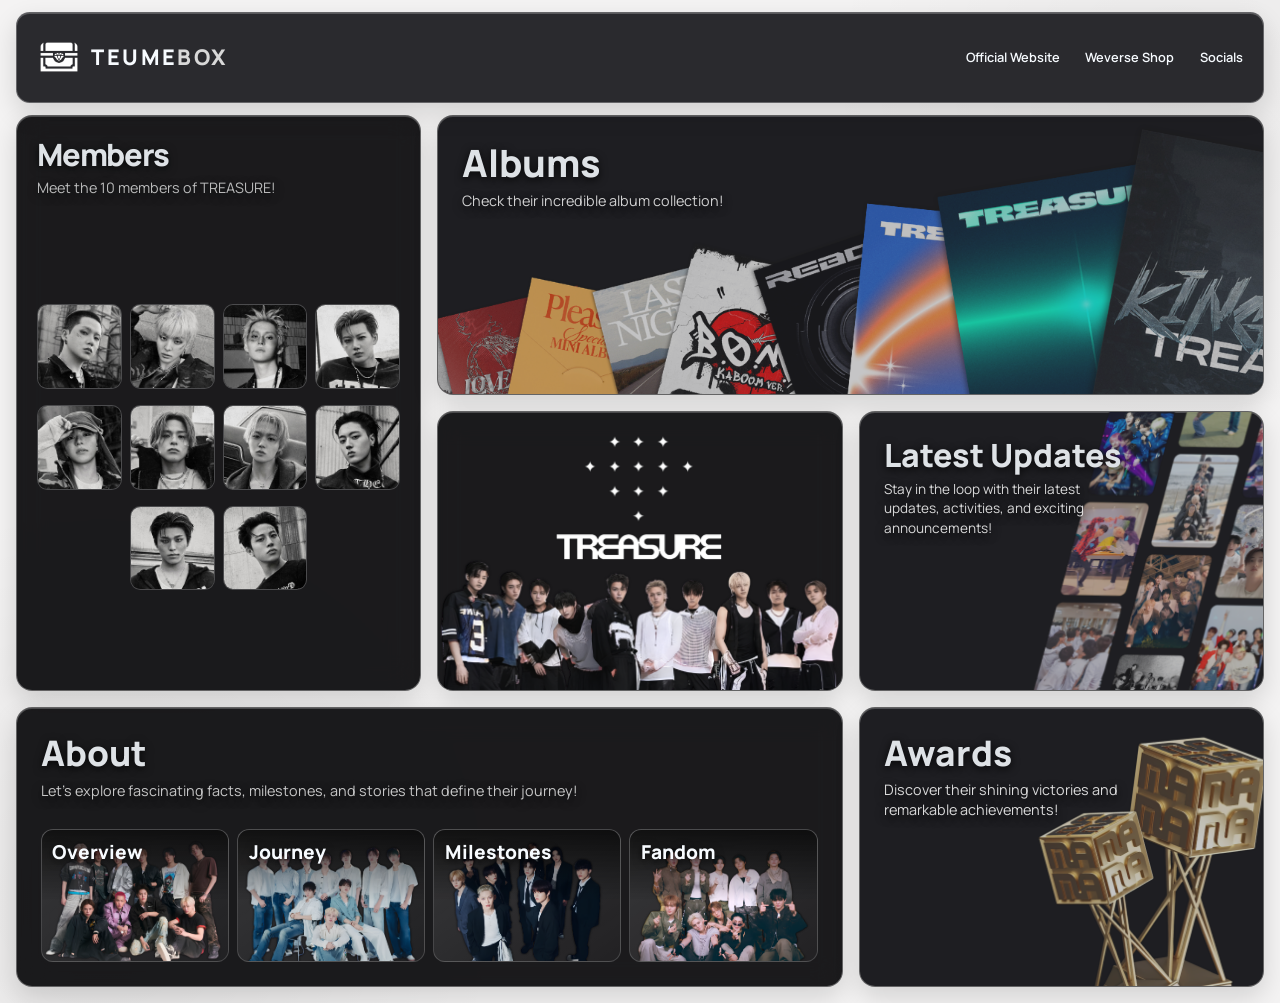
<file: ACT001/index.html>
<!doctype html>
<html lang="en">

<head>
  <meta charset="utf-8">
  <meta name="viewport" content="width=device-width, initial-scale=1">
  <title>TeumeBox</title>
  <link rel="icon" type="image/png" href="assets/teume-logo.png">
  <link href="https://cdn.jsdelivr.net/npm/bootstrap@5.3.8/dist/css/bootstrap.min.css" rel="stylesheet"
    integrity="sha384-sRIl4kxILFvY47J16cr9ZwB07vP4J8+LH7qKQnuqkuIAvNWLzeN8tE5YBujZqJLB" crossorigin="anonymous">
  <link rel="preconnect" href="https://fonts.googleapis.com">
  <link rel="preconnect" href="https://fonts.gstatic.com" crossorigin>
  <link href="https://fonts.googleapis.com/css2?family=Manrope:wght@400;500;600;700;800&display=swap" rel="stylesheet">
  <link rel="stylesheet" href="style.css">
</head>

<body data-bs-theme="dark">
  <header class="site-header flex-column flex-lg-row justify-content-center justify-content-lg-between">
    <a class="brand" href="#">
      <img src="assets/teume-logo.png" alt="Teume logo">
      <span class="brand-title">TEUME<span class="brand-muted">BOX</span></span>
    </a>
    <nav class="social-links flex-grow-0 flex-lg-grow-1 justify-content-center justify-content-lg-end" aria-label="Social media links">
      <a href="https://www.ygfamily.com/en/artists/treasure/profile">Official Website</a>
      <a href="https://shop.weverse.io/en/shop/USD/artists/25/categories/502">Weverse Shop</a>
      <a href="#">Socials</a>
    </nav>
  </header>

  <main class="container-fluid px-3 pb-3 bento-layout">
    <div class="row g-3">
      <div class="col-12 col-lg-4">
        <section class="card h-100 members-panel" aria-labelledby="members-title">
          <div class="members-heading">
            <h1 id="members-title">Members</h1>
            <p>Meet the 10 members of TREASURE!</p>
          </div>

          <div class="row row-cols-4 g-2 members-grid">
            <div class="col"><div class="member-card" tabindex="0"><div class="member-photo"><img src="assets/hyunsuk_t.jpg" alt="Choi Hyun Suk"></div><p class="member-name">Choi Hyun Suk</p></div></div>
            <div class="col"><div class="member-card" tabindex="0"><div class="member-photo"><img src="assets/jihoon_t.jpg" alt="Park Jihoon"></div><p class="member-name">Park Jihoon</p></div></div>
            <div class="col"><div class="member-card" tabindex="0"><div class="member-photo"><img src="assets/yoshi_t.jpg" alt="Kanemoto Yoshinori"></div><p class="member-name">Kanemoto Yoshinori</p></div></div>
            <div class="col"><div class="member-card" tabindex="0"><div class="member-photo"><img src="assets/junkyu_t.jpg" alt="Kim Junkyu"></div><p class="member-name">Kim Junkyu</p></div></div>
            <div class="col"><div class="member-card" tabindex="0"><div class="member-photo"><img src="assets/jaehyuk_t.jpg" alt="Yoon Jaehyuk"></div><p class="member-name">Yoon Jae Hyuk</p></div></div>
            <div class="col"><div class="member-card" tabindex="0"><div class="member-photo"><img src="assets/asahi_t.jpg" alt="Hamada Asahi"></div><p class="member-name">Hamada Asahi</p></div></div>
            <div class="col"><div class="member-card" tabindex="0"><div class="member-photo"><img src="assets/doyoung_t.jpg" alt="Kim Doyoung"></div><p class="member-name">Kim Doyoung</p></div></div>
            <div class="col"><div class="member-card" tabindex="0"><div class="member-photo"><img src="assets/haruto_t.jpg" alt="Watanabe Haruto"></div><p class="member-name">Watanabe Haruto</p></div></div>
            <div class="col offset-3"><div class="member-card" tabindex="0"><div class="member-photo"><img src="assets/jeongwoo_t.jpg" alt="Park Jeongwoo"></div><p class="member-name">Park Jeong Woo</p></div></div>
            <div class="col"><div class="member-card" tabindex="0"><div class="member-photo"><img src="assets/junghwan_t.jpg" alt="So Junghwan"></div><p class="member-name">So Jung Hwan</p></div></div>
          </div>

        </section>
      </div>
      <div class="col-12 col-lg-8">
        <div class="row g-3">
          <div class="col-12">
            <section class="card album-card" aria-labelledby="albums-title">
              <img src="assets/albumteume.png" alt="TREASURE albums">
              <div class="album-content">
                <div>
                  <h2 id="albums-title">Albums</h2>
                  <p>Check their incredible album collection!</p>
                </div>
              </div>
            </section>
          </div>
          <div class="col-12 col-lg-6">
            <div class="card mainteume-card">
              <img src="assets/mainteume-pic.png" alt="TREASURE">
            </div>
          </div>
          <div class="col-12 col-lg-6">
            <section class="card update-card" aria-labelledby="updates-title">
              <img src="assets/updateteume.png" alt="TREASURE latest updates">
              <div class="update-content">
                <h2 id="updates-title">Latest Updates</h2>
                <p>Stay in the loop with their latest <br>updates, activities, and exciting</br> announcements!</p>
              </div>
            </section>
          </div>
        </div>
      </div>
    </div>
    <div class="row g-3 mt-0">
      <div class="col-12 col-lg-8">
        <section class="card about-panel" aria-labelledby="about-title">
          <div class="about-heading">
            <h2 id="about-title">About</h2>
            <p>Let's explore fascinating facts, milestones, and stories that define their journey!</p>
          </div>
          <div class="row row-cols-2 row-cols-sm-4 g-2 about-grid" aria-label="TREASURE photos">
            <div class="col"><div class="about-photo"><img src="assets/about-1.png" alt="TREASURE overview"><h3>Overview</h3></div></div>
            <div class="col"><div class="about-photo"><img src="assets/about-2.png" alt="TREASURE journey"><h3>Journey</h3></div></div>
            <div class="col"><div class="about-photo"><img src="assets/about-3.png" alt="TREASURE milestones"><h3>Milestones</h3></div></div>
            <div class="col"><div class="about-photo"><img src="assets/about-4.png" alt="TREASURE fandom"><h3>Fandom</h3></div></div>
          </div>
        </section>
      </div>
      <div class="col-12 col-lg-4">
        <section class="card award-card" aria-labelledby="awards-title">
          <img src="assets/awardteume.png" alt="TREASURE awards">
          <div class="award-content">
            <h2 id="awards-title">Awards</h2>
            <p>Discover their shining victories and<br>remarkable achievements!</p>
          </div>
        </section>
      </div>
    </div>
  </main>
</body>

</html>
</file>
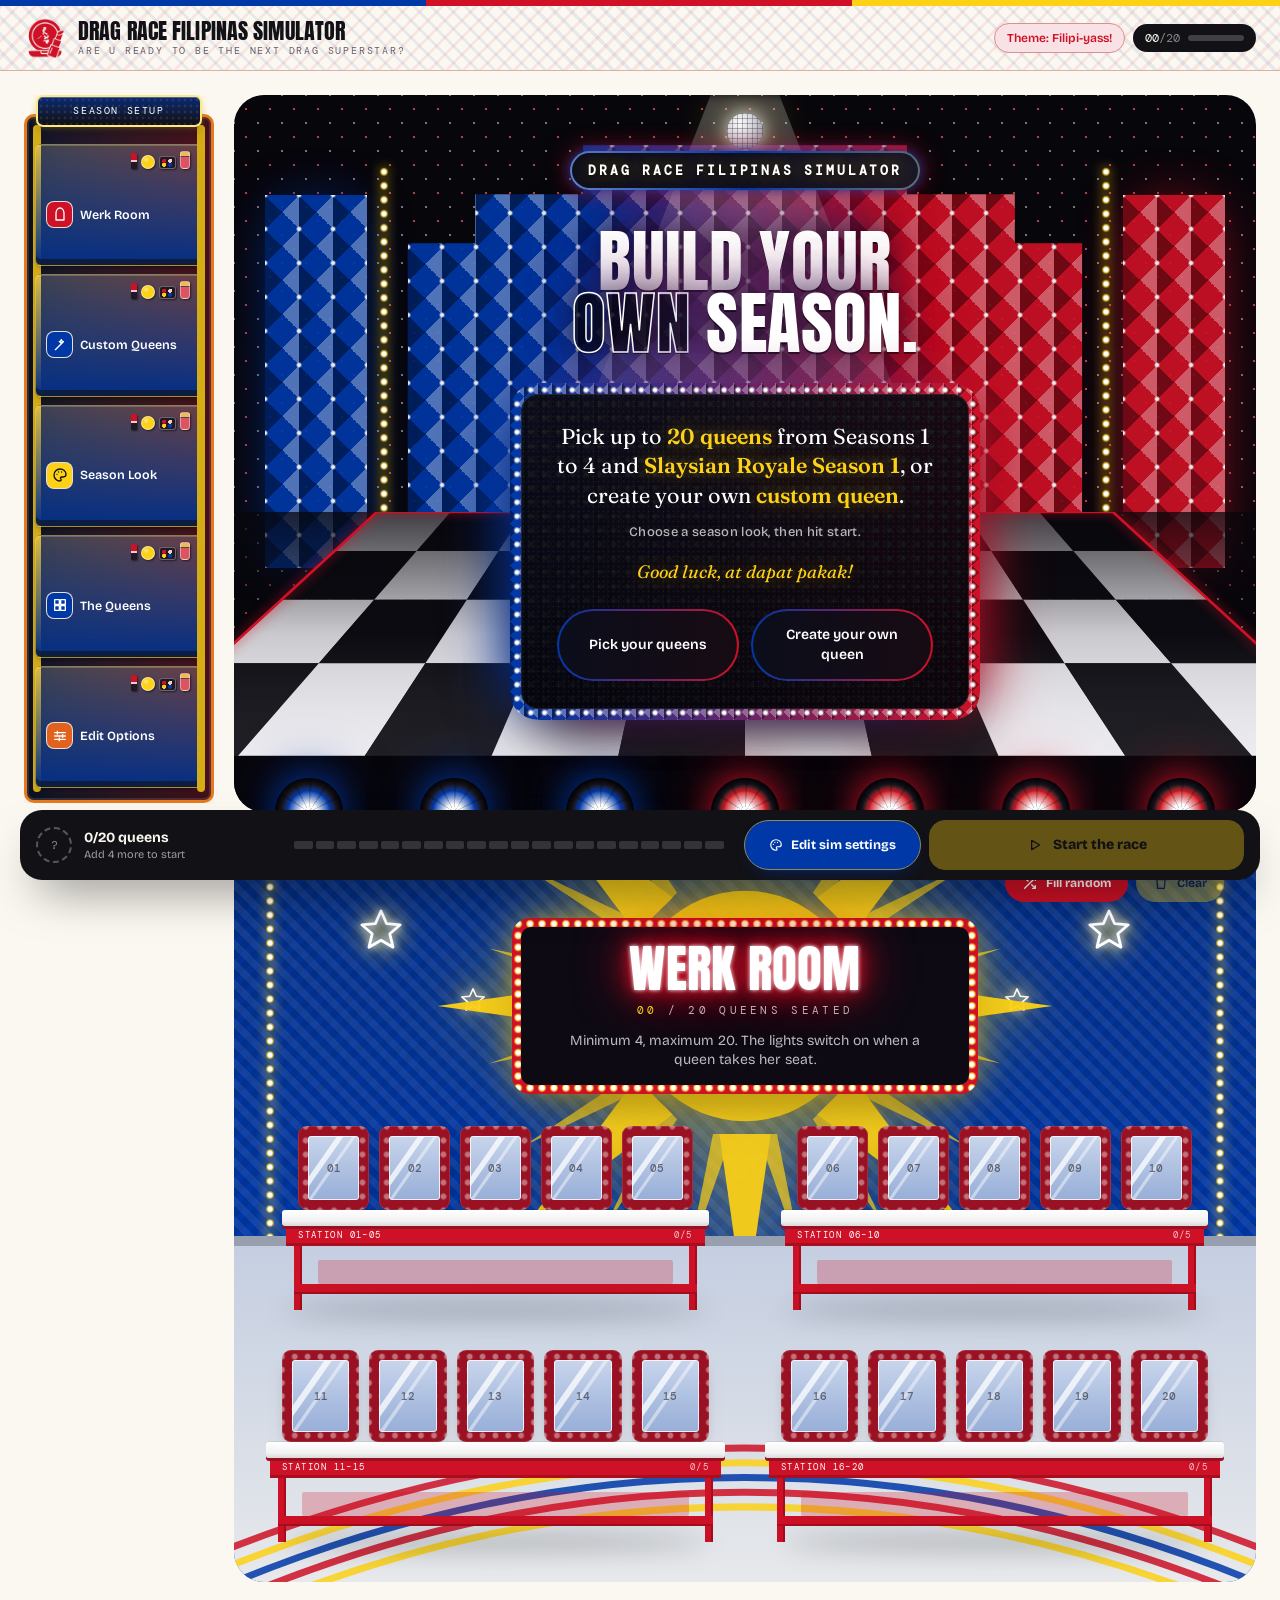
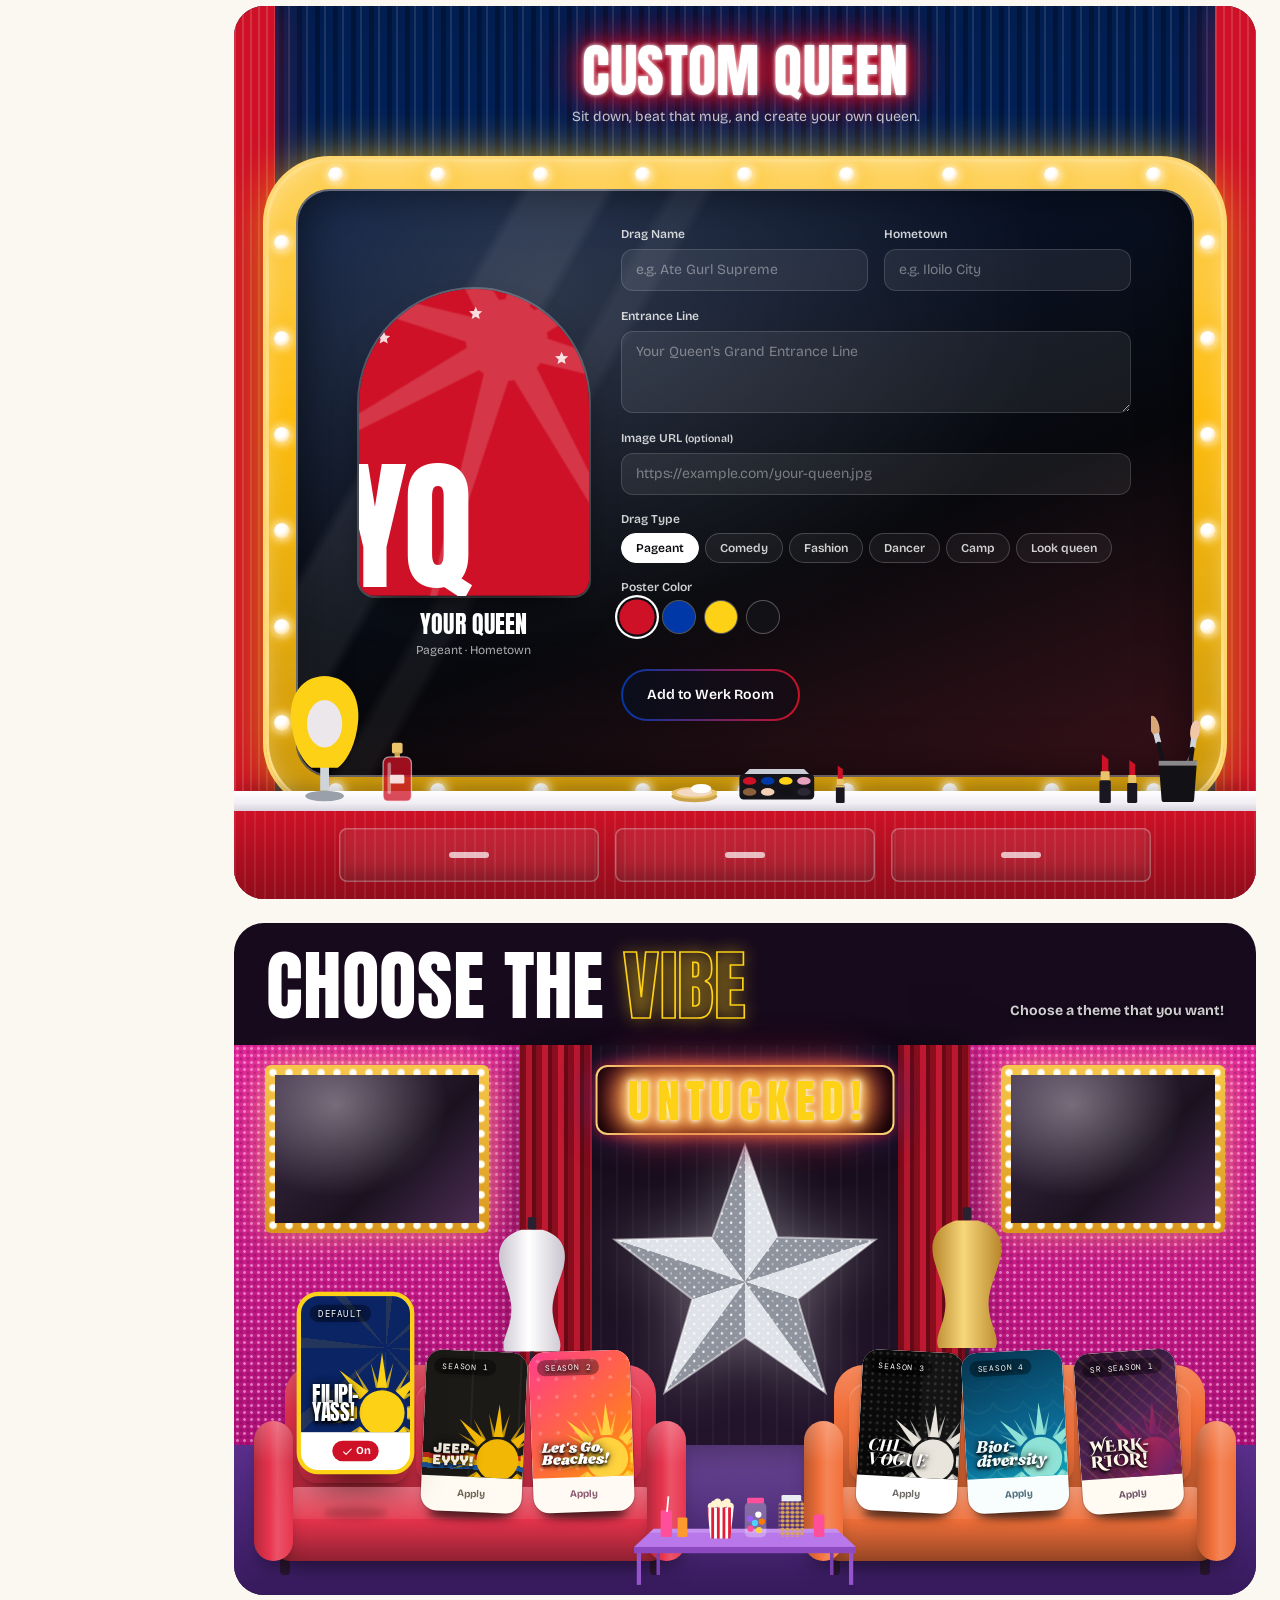
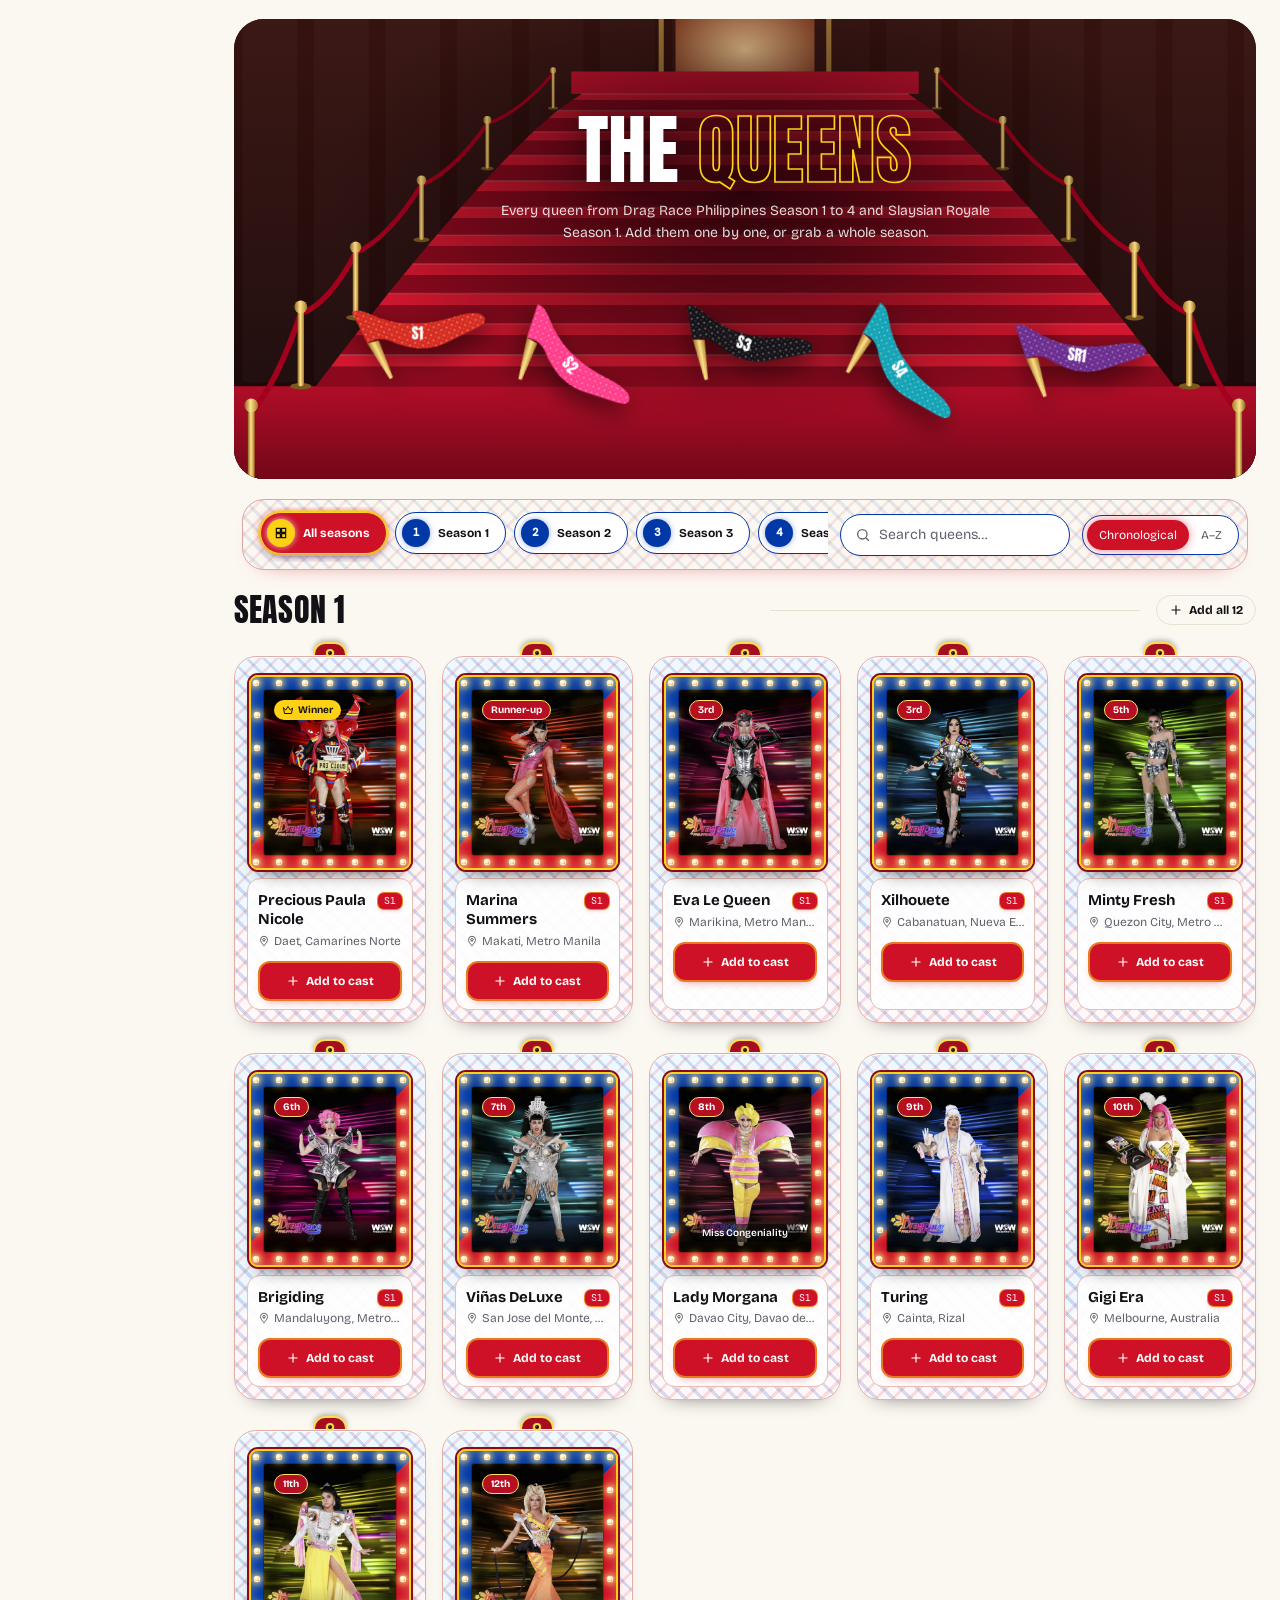
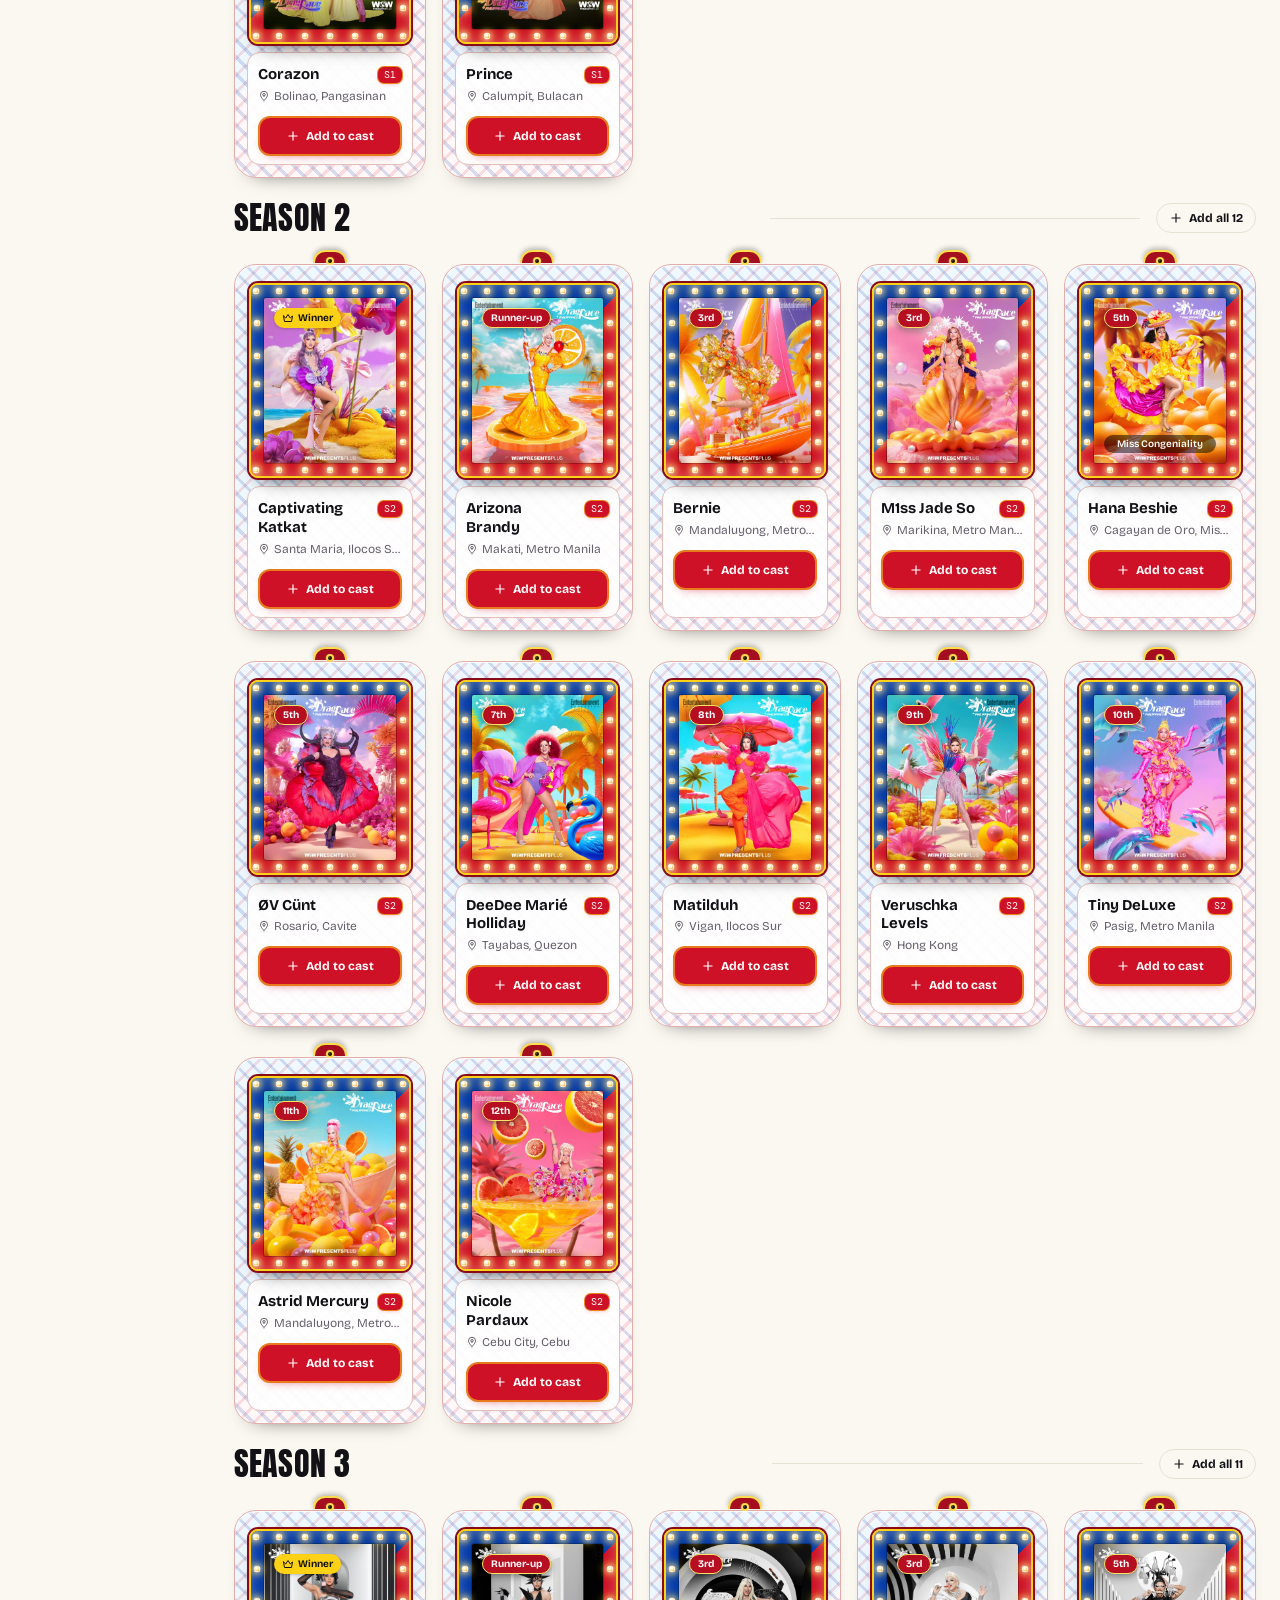
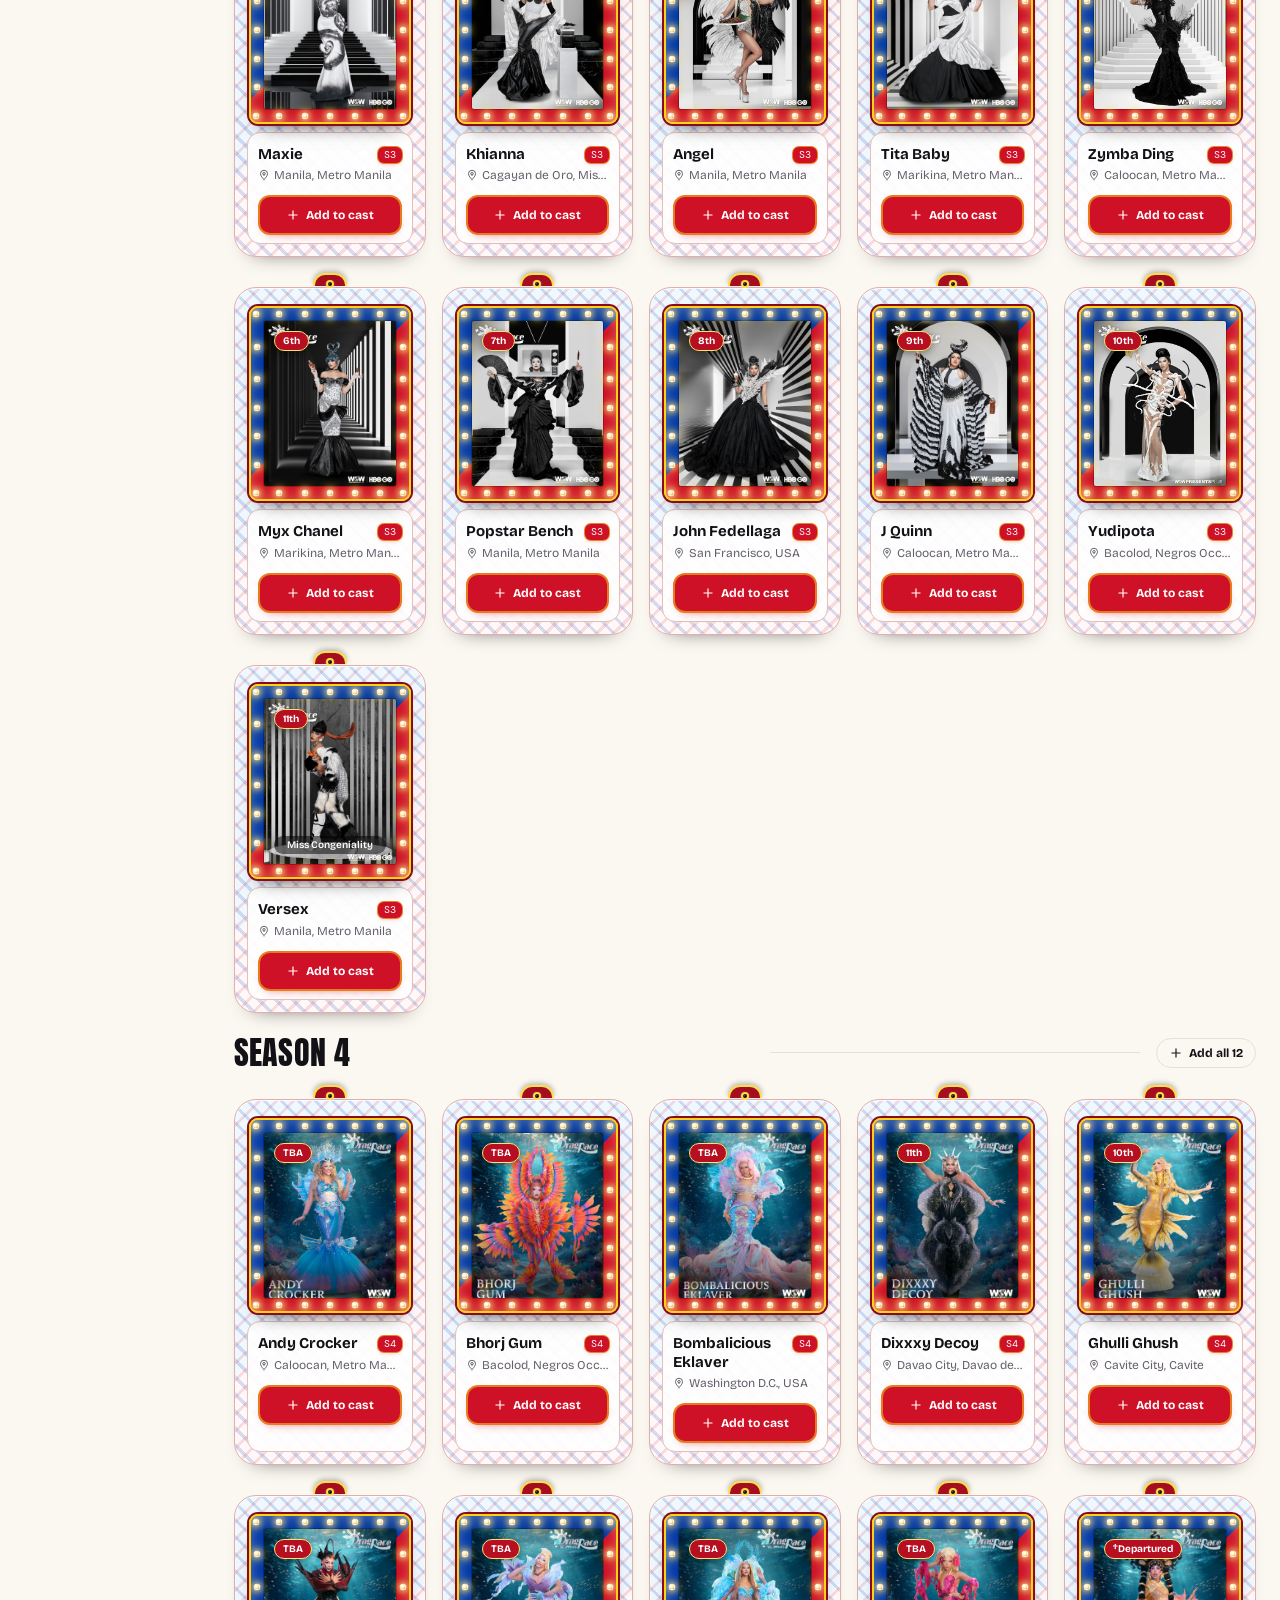
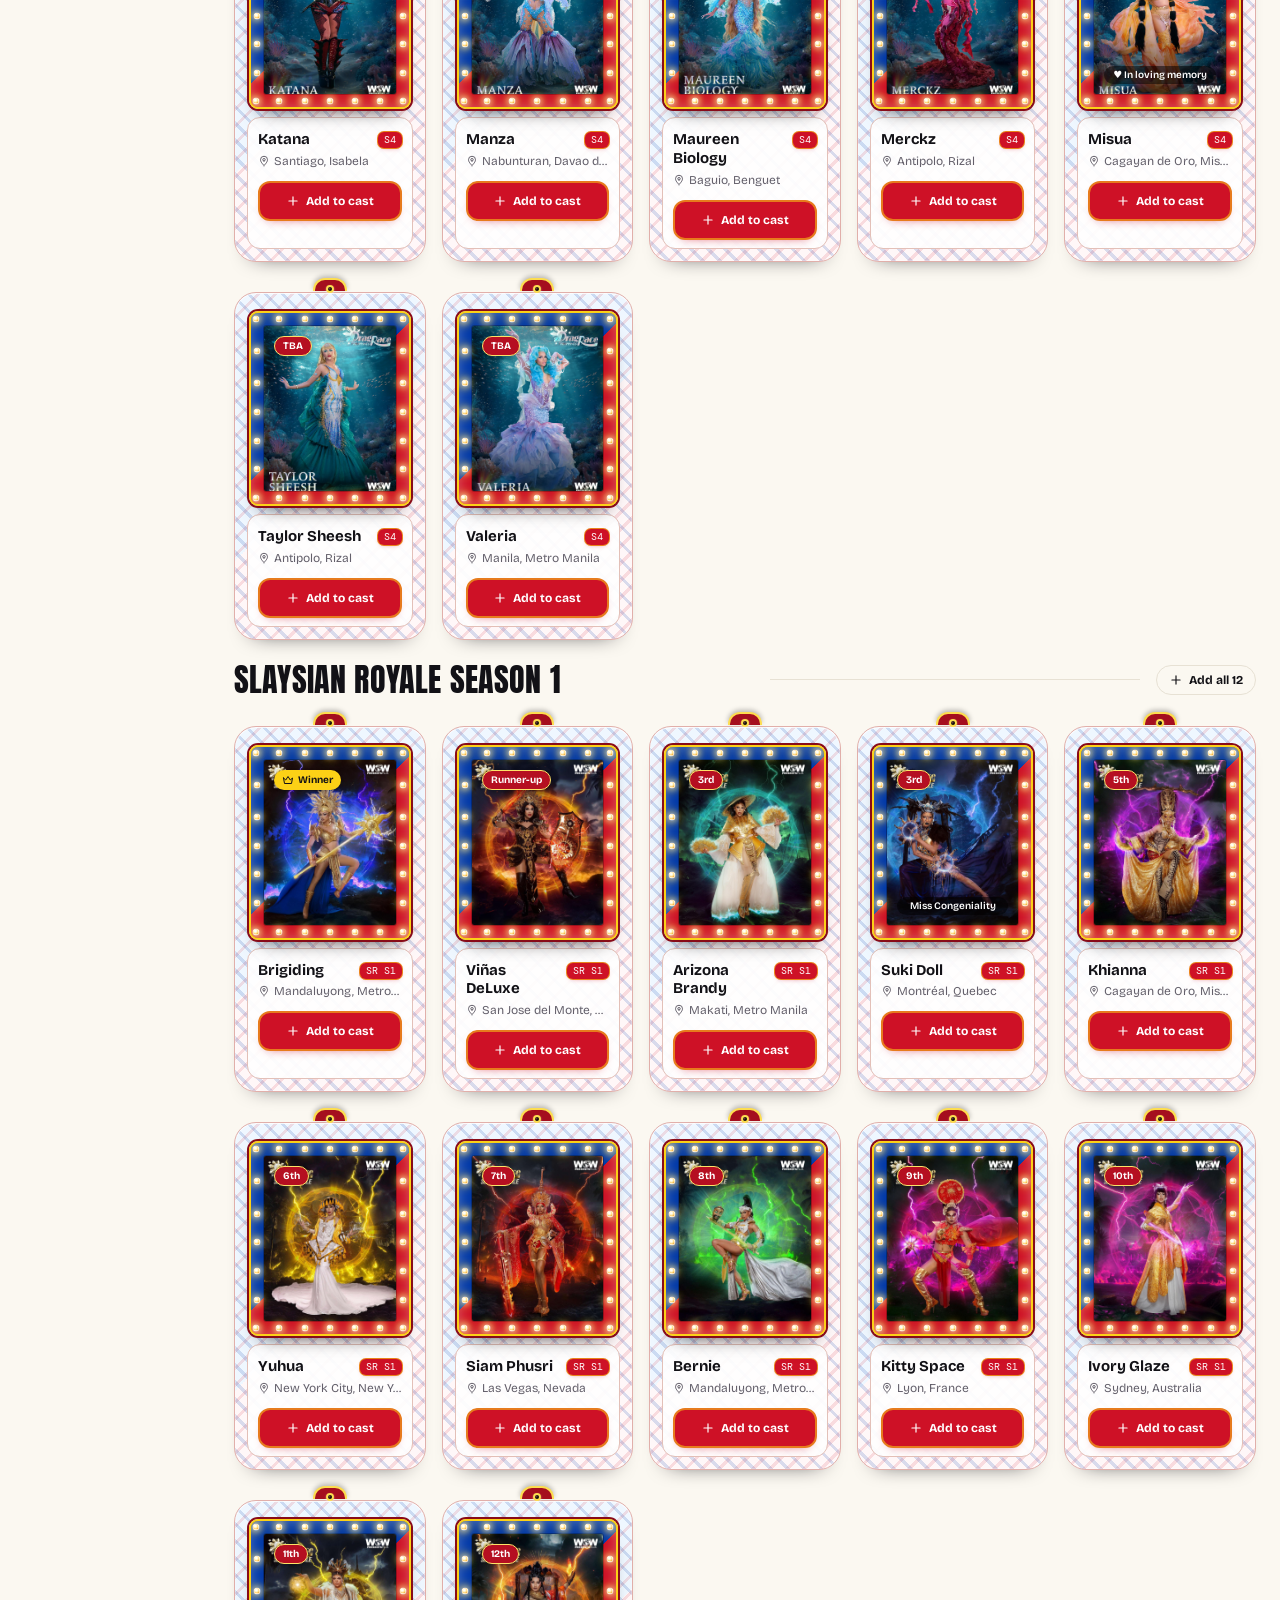
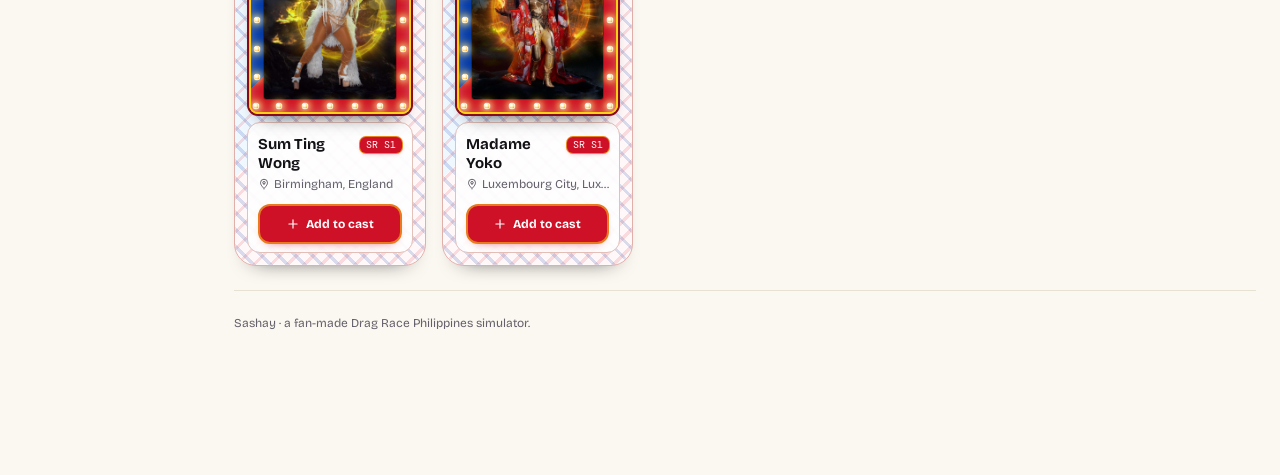
<file: ACT002/index.html>
<!doctype html>
<html lang="en">
  <head>
    <meta charset="UTF-8" />
    <meta name="viewport" content="width=device-width, initial-scale=1.0" />
    <title>Drag Race Filipinas Simulator</title>
    <link rel="icon" type="image/png" href="assets/drphlogo.png">
    <link rel="preconnect" href="https://fonts.googleapis.com" />
    <link rel="preconnect" href="https://fonts.gstatic.com" crossorigin />
    <link rel="stylesheet" href="https://fonts.googleapis.com/css2?family=Anton&family=Bodoni+Moda:ital,opsz,wght@0,6..96,400..900;1,6..96,400..900&family=Bricolage+Grotesque:opsz,wght@12..96,300..800&family=Bungee&family=Cinzel+Decorative:wght@700;900&family=DM+Mono:wght@400;500&family=Fraunces:ital,opsz,wght@0,9..144,500..900;1,9..144,500..900&family=Shrikhand&display=swap" />
    <link rel="stylesheet" href="style.css" />
    <link rel="stylesheet" href="season.css" />
  </head>
  <body>
    <div id="root"></div>
    <script src="season-engine.js"></script>
    <script src="script.js"></script>
    <script src="season-ui.js"></script>
  </body>
</html>
</file>
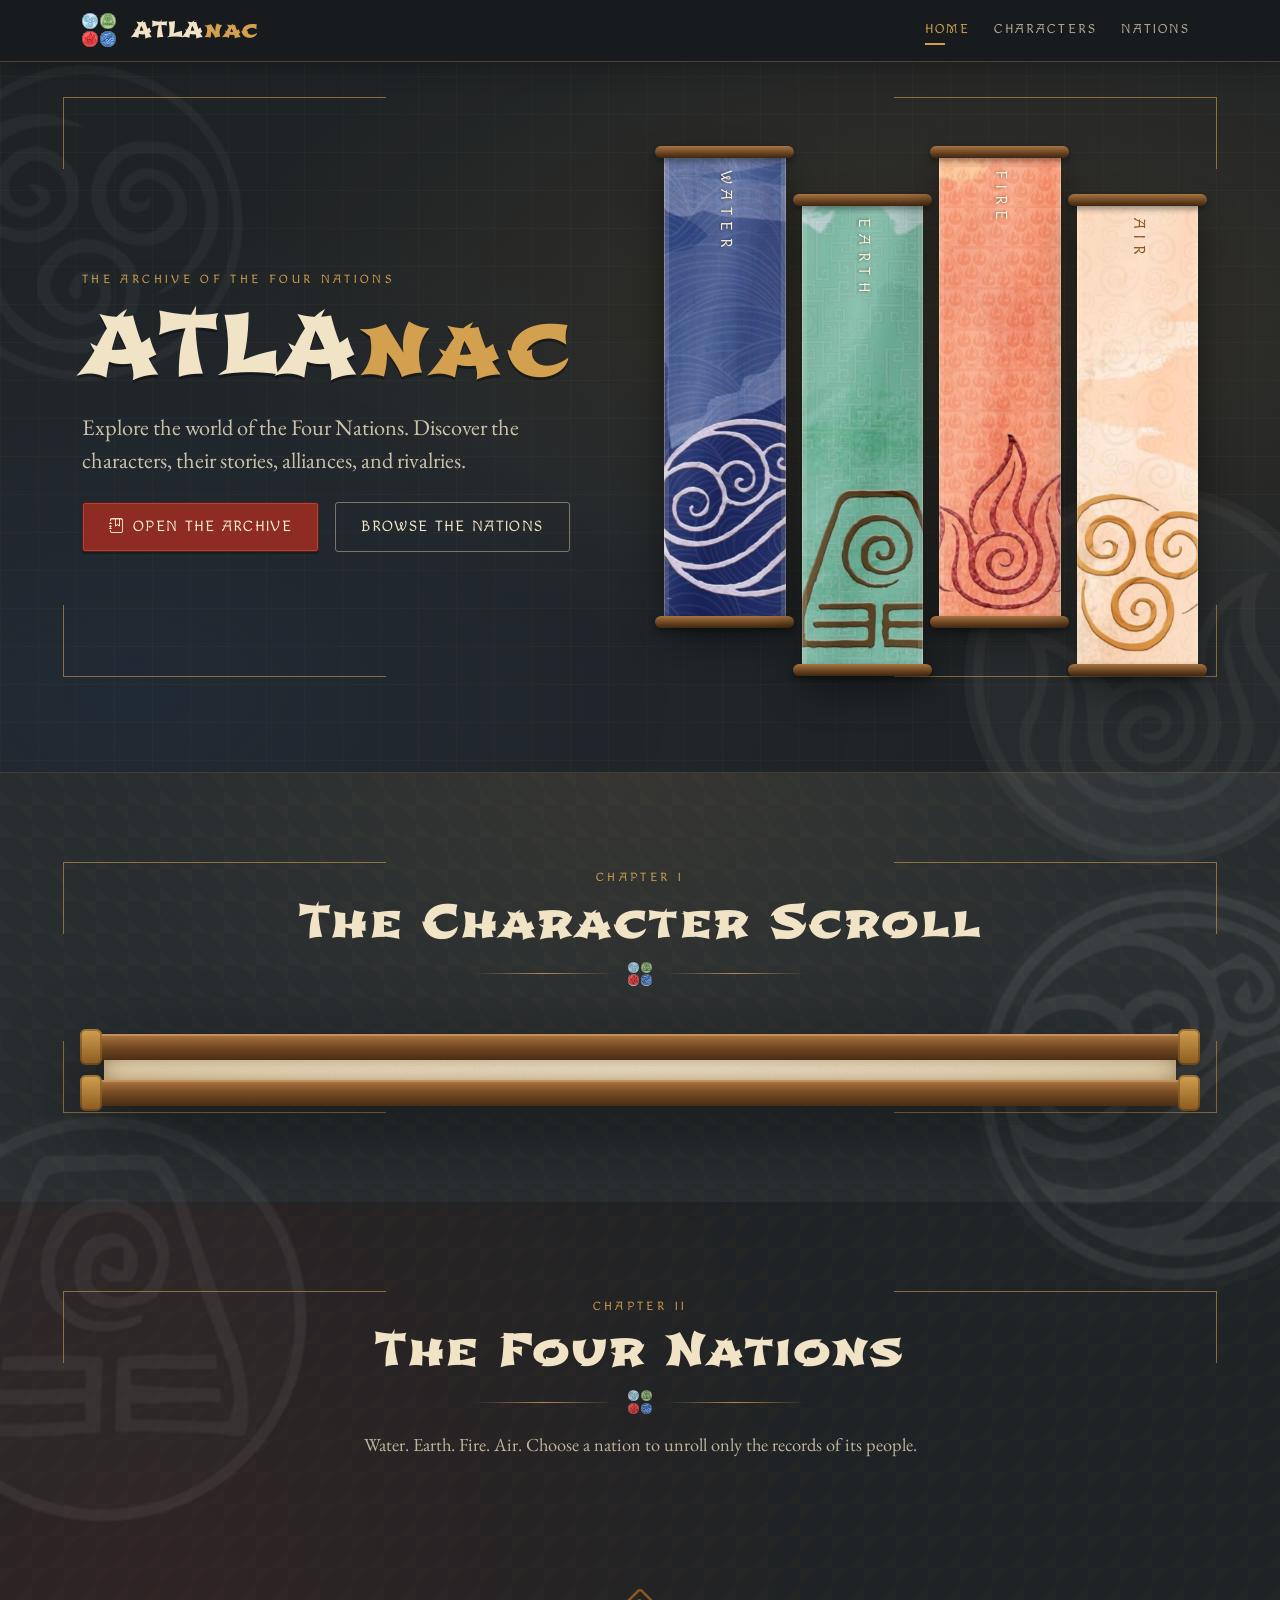
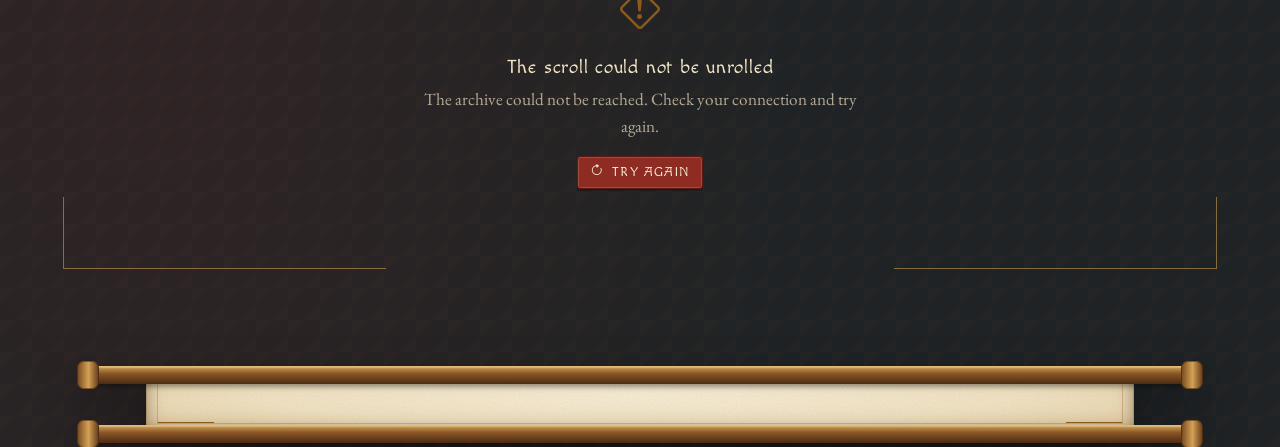
<file: MIDTERM/index.html>
<!doctype html>
<html lang="en">
  <head>
    <meta charset="UTF-8" />
    <meta name="viewport" content="width=device-width, initial-scale=1.0" />
    <title>ATLAnac</title>
    <link rel="icon" type="image/png" href="./assets/icons/atlarel.png" />
    <link rel="preconnect" href="https://fonts.googleapis.com" />
    <link rel="preconnect" href="https://fonts.gstatic.com" crossorigin />
    <link
      href="https://fonts.googleapis.com/css2?family=EB+Garamond:ital,wght@0,400;0,500;0,600;1,400&family=Macondo&family=Shojumaru&display=swap"
      rel="stylesheet"
    />
    <link
      href="https://cdn.jsdelivr.net/npm/bootstrap@5.3.8/dist/css/bootstrap.min.css"
      rel="stylesheet"
      integrity="sha384-sRIl4kxILFvY47J16cr9ZwB07vP4J8+LH7qKQnuqkuIAvNWLzeN8tE5YBujZqJLB"
      crossorigin="anonymous"
    />
    <link rel="stylesheet" href="https://cdn.jsdelivr.net/npm/bootstrap-icons@1.13.1/font/bootstrap-icons.min.css" />
    <link rel="stylesheet" href="./css/style.css" />
  </head>
  <body class="page-home" data-bs-spy="scroll" data-bs-target="#mainNav" data-bs-root-margin="0px 0px -55%">
    <header>
      <nav class="navbar navbar-expand-md navbar-dark archive-nav fixed-top" aria-label="Main navigation">
        <div class="container">
          <a class="navbar-brand wordmark d-flex align-items-center gap-2" href="#home">
            <span class="emblem-quad emblem-sm" aria-hidden="true"><span class="emblem emblem-air"></span><span class="emblem emblem-earth"></span><span class="emblem emblem-fire"></span><span class="emblem emblem-water"></span></span>
            <span class="mx-2">ATLA<span class="wordmark-accent">nac</span></span>
          </a>
          <button
            class="navbar-toggler"
            type="button"
            data-bs-toggle="collapse"
            data-bs-target="#mainNav"
            aria-controls="mainNav"
            aria-expanded="false"
            aria-label="Toggle navigation"
          >
            <span class="navbar-toggler-icon"></span>
          </button>
          <div class="collapse navbar-collapse" id="mainNav">
            <ul class="navbar-nav ms-auto gap-md-2 py-2 py-md-0">
              <li class="nav-item"><a class="nav-link" href="#home" data-nav="home">Home</a></li>
              <li class="nav-item"><a class="nav-link" href="#characters" data-nav="characters">Characters</a></li>
              <li class="nav-item"><a class="nav-link" href="#nations" data-nav="nations">Nations</a></li>
            </ul>
          </div>
        </div>
      </nav>
    </header>

    <main>
      <section id="home" class="hero">
        <span class="emblem emblem-air emblem-ghost hero-mark hero-mark-tl" aria-hidden="true"></span>
        <span class="emblem emblem-fire emblem-ghost hero-mark hero-mark-br" aria-hidden="true"></span>
        <div class="container position-relative">
          <div class="row align-items-center g-5">
            <div class="col-lg-6 text-center text-lg-start hero-copy">
              <p class="eyebrow mb-3">
                The Archive of the Four Nations
              </p>
              <h1 class="hero-title">ATLA<span class="wordmark-accent">nac</span></h1>
              <p class="hero-lead mx-auto mx-lg-0">
                Explore the world of the Four Nations. Discover the characters, their stories, alliances, and
                rivalries.
              </p>
              <div class="d-flex flex-wrap gap-3 justify-content-center justify-content-lg-start mt-4">
                <a href="#characters" class="btn btn-seal btn-lg">
                  <i class="bi bi-journal-bookmark me-2" aria-hidden="true"></i>Open the Archive
                </a>
                <a href="#nations" class="btn btn-ghost btn-lg">Browse the Nations</a>
              </div>
            </div>
            <div class="col-lg-6">
              <div class="hero-scrolls row g-2 g-sm-3" aria-label="Nation scrolls">
                <div class="col-3">
                  <a href="#characters" class="hero-scroll hero-scroll-water" data-filter-link="water">
                    <span class="hero-scroll-title">Water</span>
                  </a>
                </div>
                <div class="col-3 pt-4 pt-sm-5">
                  <a href="#characters" class="hero-scroll hero-scroll-earth" data-filter-link="earth">
                    <span class="hero-scroll-title">Earth</span>
                  </a>
                </div>
                <div class="col-3">
                  <a href="#characters" class="hero-scroll hero-scroll-fire" data-filter-link="fire">
                    <span class="hero-scroll-title">Fire</span>
                  </a>
                </div>
                <div class="col-3 pt-4 pt-sm-5">
                  <a href="#characters" class="hero-scroll hero-scroll-air" data-filter-link="air">
                    <span class="hero-scroll-title">Air</span>
                  </a>
                </div>
              </div>
            </div>
          </div>
        </div>
      </section>

      <section id="characters" class="collection-section">
        <span class="emblem emblem-water emblem-ghost section-mark section-mark-water" aria-hidden="true"></span>
        <div class="container">
          <header class="section-heading text-center">
            <p class="eyebrow justify-content-center mb-2">Chapter I</p>
            <h2 class="section-title">The Character Scroll</h2>
            <div class="ornament" aria-hidden="true">
              <span class="ornament-line"></span>
              <span class="emblem-quad emblem-xs" aria-hidden="true"><span class="emblem emblem-air"></span><span class="emblem emblem-earth"></span><span class="emblem emblem-fire"></span><span class="emblem emblem-water"></span></span>
              <span class="ornament-line"></span>
            </div>
          </header>

          <div class="scroll character-scroll">
            <div class="scroll-rod" aria-hidden="true"></div>
            <div class="scroll-sheet">
              <div class="character-scroll-content">
                <div class="character-scroll-details">
                  <form class="scroll-controls" id="searchForm" role="search" autocomplete="off">
                <div class="controls-block">
                  <label for="searchInput" class="controls-label">
                    <i class="bi bi-search" aria-hidden="true"></i>Search the Character
                  </label>
                  <div class="input-group archive-search">
                    <span class="input-group-text"><i class="bi bi-search" aria-hidden="true"></i></span>
                    <input
                      type="search"
                      id="searchInput"
                      class="form-control"
                      placeholder="Search by name, e.g. Zuko"
                      maxlength="60"
                    />
                    <button type="button" class="btn btn-clear" id="clearSearch" aria-label="Clear search" aria-hidden="true" tabindex="-1">
                      <i class="bi bi-x-lg" aria-hidden="true"></i>
                    </button>
                    <button type="submit" class="btn btn-seal px-3 px-sm-4" aria-label="Search">
                      <i class="bi bi-arrow-right d-sm-none" aria-hidden="true"></i><span class="d-none d-sm-inline">Search</span>
                    </button>
                  </div>
                </div>
                <div class="controls-block">
                  <p class="controls-label" id="filterLabel">
                    <i class="bi bi-funnel" aria-hidden="true"></i>Filters
                  </p>
                  <div class="filter-grid" id="filterChips" role="radiogroup" aria-labelledby="filterLabel"></div>
                </div>
                  </form>

                  <div class="scroll-status d-flex flex-wrap justify-content-between align-items-center gap-2">
                    <p class="mb-0" id="resultSummary" aria-live="polite">&nbsp;</p>
                    <p class="mb-0 scroll-status-page" id="pageSummary"></p>
                  </div>

                  <div class="scroll-body" id="scrollBody" tabindex="-1">
                    <div id="characterList"></div>
                  </div>

                  <nav class="mt-4" aria-label="Character pages">
                    <ul class="pagination archive-pagination justify-content-center flex-wrap mb-0" id="pagination"></ul>
                  </nav>
                </div>
              </div>
            </div>
            <div class="scroll-rod" aria-hidden="true"></div>
          </div>
        </div>
      </section>

      <section id="nations" class="nations-section">
        <span class="emblem emblem-earth emblem-ghost section-mark section-mark-earth" aria-hidden="true"></span>
        <div class="container">
          <header class="section-heading text-center">
            <p class="eyebrow justify-content-center mb-2">Chapter II</p>
            <h2 class="section-title section-title-light">The Four Nations</h2>
            <div class="ornament ornament-light" aria-hidden="true">
              <span class="ornament-line"></span>
              <span class="emblem-quad emblem-xs" aria-hidden="true"><span class="emblem emblem-air"></span><span class="emblem emblem-earth"></span><span class="emblem emblem-fire"></span><span class="emblem emblem-water"></span></span>
              <span class="ornament-line"></span>
            </div>
            <p class="section-lead mx-auto">
              Water. Earth. Fire. Air. Choose a nation to unroll only the records of its people.
            </p>
          </header>
          <div class="row g-4" id="nationCards"></div>
        </div>
      </section>
    </main>

    <footer class="archive-footer">
      <div class="container">
        <div class="footer-scroll">
          <span class="footer-scroll-rod footer-scroll-rod-top" aria-hidden="true"></span>
          <div class="footer-scroll-sheet">
            <div class="footer-scroll-content" id="footerScrollContent">
              <div class="footer-scroll-details">
                <a class="footer-brand footer-brand-link" href="#home" aria-label="Back to the top of ATLAnac">
                  <span class="emblem-quad emblem-sm" aria-hidden="true"><span class="emblem emblem-air"></span><span class="emblem emblem-earth"></span><span class="emblem emblem-fire"></span><span class="emblem emblem-water"></span></span>
                  <span class="wordmark wordmark-sm">ATLA<span class="wordmark-accent">nac</span></span>
                </a>
                <nav class="footer-nav" aria-label="Footer navigation">
                  <a href="#home">Home</a>
                  <a href="#characters">Characters</a>
                  <a href="#nations">Nations</a>
                </nav>
                <p class="footer-credit mb-0">
                  API credits to: <a href="https://github.com/paigeegorry/last-airbender-api" target="_blank" rel="noopener">Last Airbender API</a>
                </p>
              </div>
            </div>
          </div>
          <span class="footer-scroll-rod footer-scroll-rod-bottom" aria-hidden="true"></span>
        </div>
      </div>
    </footer>

    <script
      src="https://cdn.jsdelivr.net/npm/bootstrap@5.3.8/dist/js/bootstrap.bundle.min.js"
      integrity="sha384-FKyoEForCGlyvwx9Hj09JcYn3nv7wiPVlz7YYwJrWVcXK/BmnVDxM+D2scQbITxI"
      crossorigin="anonymous"
    ></script>
    <script src="./js/lists.js"></script>
    <script src="./js/api.js"></script>
    <script src="./js/ui.js"></script>
    <script src="./js/main.js"></script>
  </body>
</html>
</file>
<file: ACT001/style.css>
:root {
  --blue: #ffffff;
  --blue-dark: #cfcfcf;
  --ink: #f4f3f3;
  --panel: rgba(8, 8, 10, .82);
  --white: #f7fbff;
}

* {
  box-sizing: border-box;
}

body {
  min-height: 100vh;
  margin: 0;
  color: var(--white);
  font-family: "Manrope", Arial, sans-serif;
  background:
    radial-gradient(circle at 8% 90%, rgba(0, 0, 0, .06), transparent 25rem),
    radial-gradient(circle at 92% 8%, rgba(0, 0, 0, .04), transparent 22rem),
    var(--ink);
}

.site-header {
  position: sticky;
  top: .75rem;
  z-index: 1000;
  display: flex;
  align-items: center;
  flex-wrap: wrap;
  gap: 1rem;
  width: calc(100% - 2rem);
  margin: .75rem auto .75rem;
  padding: 1.4rem 1.25rem;
  border: 1px solid rgba(255, 255, 255, .28);
  border-radius: .85rem;
  background: rgba(34, 34, 38, .96);
  box-shadow: inset 0 1px rgba(255, 255, 255, .22), 0 10px 26px rgba(0, 0, 0, .14);
  backdrop-filter: blur(14px);
  -webkit-backdrop-filter: blur(14px);
}

.brand,
.social-links a {
  color: var(--white);
  text-decoration: none;
}

.brand {
  display: inline-flex;
  align-items: center;
  gap: .65rem;
  font-size: clamp(1rem, 2vw, 1.35rem);
  font-weight: 800;
  letter-spacing: .11em;
}

.brand img {
  display: block;
  width: clamp(2rem, 4vw, 2.75rem);
  height: clamp(2rem, 4vw, 2.75rem);
  max-width: 100%;
  object-fit: contain;
}

.brand-muted {
  color: #d8d8d8;
}

.social-links {
  display: flex;
  flex-wrap: wrap;
  gap: clamp(.75rem, 2vw, 1.75rem);
}

.social-links a {
  position: relative;
  font-size: .8rem;
  font-weight: 600;
  transition: color .2s ease;
}

.social-links a::after {
  position: absolute;
  right: 0;
  bottom: -.4rem;
  left: 0;
  height: 2px;
  content: "";
  background: #c9c9c9;
  transform: scaleX(0);
  transform-origin: right;
  transition: transform .2s ease;
}

.social-links a:hover {
  color: #c9c9c9;
}

.social-links a:hover::after {
  transform: scaleX(1);
  transform-origin: left;
}

.bento-layout .card {
  min-height: 280px;
  overflow: hidden;
  border: 1px solid rgba(255, 255, 255, .32);
  border-radius: 1rem;
  background: rgba(8, 8, 10, .92);
  box-shadow: inset 0 1px rgba(255, 255, 255, .22), 0 10px 26px rgba(0, 0, 0, .14);
  backdrop-filter: blur(14px);
  -webkit-backdrop-filter: blur(14px);
}

.bento-layout .row > div:nth-child(odd) > .card {
  background:rgba(8, 8, 10, .92);
}

.members-panel {
  display: flex;
  flex-direction: column;
  min-height: 0 !important;
  padding: 1.25rem;
}

.members-grid {
  display: grid;
  flex: 1;
  grid-template-columns: repeat(4, minmax(0, 1fr));
  grid-template-rows: repeat(3, min-content);
  gap: .5rem;
  align-content: center;
  min-height: 0;
  margin: 0;
}

.members-grid > .col {
  width: auto;
  padding: 0;
}

.members-grid > .col:nth-last-child(2) {
  grid-column: 2;
  margin-left: 0;
}

.members-grid > .col:last-child {
  grid-column: 3;
}

.members-grid .member-card {
  aspect-ratio: 1 / 1;
}

.members-heading h1 {
  margin: 0;
  font-size: clamp(1.6rem, 2.4vw, 2.1rem);
  font-weight: 800;
  letter-spacing: -.04em;
}

.members-heading p {
  margin: .3rem 0 1.1rem;
  color: rgba(255, 255, 255, .7);
  font-size: .9rem;
}

.member-card {
  position: relative;
  overflow: hidden;
  border: 1px solid rgba(255, 255, 255, .16);
  border-radius: .65rem;
  background: rgba(255, 255, 255, .06);
  cursor: pointer;
  outline: none;
}

.member-card:focus-visible {
  outline: 2px solid var(--white);
  outline-offset: 2px;
}

.member-photo {
  height: 100%;
  overflow: hidden;
  background: linear-gradient(145deg, rgba(255, 255, 255, .13), rgba(255, 255, 255, .02));
}

.member-photo img {
  width: 100%;
  height: 100%;
  object-fit: cover;
  transition: transform .3s ease;
}

.member-card:hover .member-photo img {
  transform: scale(1.1);
}

.member-name {
  position: absolute;
  right: 0;
  bottom: 0;
  left: 0;
  margin: 0;
  padding: .65rem .45rem .45rem;
  color: var(--white);
  font-size: .68rem;
  font-weight: 700;
  line-height: 1.25;
  text-align: center;
  background: linear-gradient(transparent, rgba(0, 0, 0, .94));
  opacity: 0;
  transform: translateY(.4rem);
  transition: opacity .2s ease, transform .2s ease;
}

.member-card:hover .member-name,
.member-card:focus .member-name {
  opacity: 1;
  transform: translateY(0);
}

.members-link {
  align-self: flex-start;
  margin-top: 1rem;
  color: var(--white);
  font-size: .75rem;
  font-weight: 700;
  text-decoration-color: rgba(255, 255, 255, .5);
  text-underline-offset: .25rem;
}

.members-link:hover {
  color: #d8d8d8;
}

.album-card {
  position: relative;
  isolation: isolate;
}

.album-card::before,
.album-card::after {
  position: absolute;
  inset: 0;
  content: "";
}

.album-card::before {
  z-index: 0;
  background: url("assets/albumteume.png") center / cover;
  filter: blur(12px);
  transform: scale(1.08);
  opacity: .45;
}

.album-card::after {
  z-index: 2;
  background: rgb(24, 24, 26);
  mix-blend-mode: screen;
}

.album-card > img {
  position: absolute;
  inset: 0;
  z-index: 1;
  width: 100%;
  height: 100%;
  object-fit: cover;
  object-position: center bottom;
  transform: scale(1.10);
  transition: transform .35s ease;
}

.album-card:hover > img {
  transform: scale(1.15);
}

.album-content {
  position: relative;
  z-index: 3;
  display: flex;
  flex-direction: column;
  justify-content: space-between;
  height: 100%;
  min-height: calc(280px - 2px);
  padding: 1.5rem;
}

.album-content h2,
.album-content p {
  margin: 0;
}

.album-content h2 {
  font-size: clamp(1.5rem, 3vw, 2.35rem);
  font-weight: 800;
}

.album-content p {
  margin-top: .3rem;
  color: rgba(255, 255, 255, .8);
  font-size: .9rem;
}

.album-content a {
  align-self: flex-start;
  color: var(--white);
  font-size: .8rem;
  font-weight: 700;
  text-decoration-color: rgba(255, 255, 255, .6);
  text-underline-offset: .3rem;
}

.about-panel {
  padding: 1.5rem;
}

.about-heading h2,
.about-heading p {
  margin: 0;
}

.about-heading h2 {
  font-size: clamp(1.5rem, 3vw, 2.2rem);
  font-weight: 800;
}

.about-heading p {
  max-width: 55rem;
  margin-top: .35rem;
  color: rgba(255, 255, 255, .76);
  font-size: .9rem;
  line-height: 1.5;
}

.about-grid {
  margin-top: 1.25rem;
}

.about-photo {
  position: relative;
  width: 100%;
  height: 8.3rem;
  overflow: hidden;
  border: 1px solid rgba(255, 255, 255, .16);
  border-radius: .75rem;
  background: linear-gradient(145deg, rgba(255, 255, 255, .13), rgba(255, 255, 255, .03));
}

.about-photo img {
  width: 100%;
  height: 100%;
  object-fit: cover;
  object-position: center bottom;
  transform-origin: center bottom;
  transition: transform .3s ease;
}

.about-photo::after {
  position: absolute;
  top: 0;
  right: 0;
  left: 0;
  z-index: 1;
  height: 55%;
  content: "";
  background: linear-gradient(to bottom, rgba(0, 0, 0, .7), transparent);
  pointer-events: none;
}

.about-photo h3 {
  position: absolute;
  top: .65rem;
  left: .65rem;
  z-index: 2;
  margin: 0;
  color: var(--white);
  font-size: clamp(.9rem, 1.8vw, 1.2rem);
  font-weight: 800;
  text-shadow: 0 2px 8px rgba(0, 0, 0, .9);
}

.about-photo:hover img {
  transform: scale(1.08);
}

.award-card {
  position: relative;
  isolation: isolate;
}

.award-card > img {
  position: absolute;
  inset: 0;
  z-index: 0;
  width: 100%;
  height: 100%;
  object-fit: cover;
  object-position: center;
  transition: transform .35s ease;
}

.award-card::after {
  position: absolute;
  inset: 0;
  z-index: 1;
  content: "";
  background: rgb(24, 24, 26);
  mix-blend-mode: screen;
  pointer-events: none;
}

.award-card:hover > img {
  transform: scale(1.06);
}

.award-content {
  position: relative;
  z-index: 2;
  min-height: calc(280px - 2px);
  padding: 1.5rem;
}

.award-content h2,
.award-content p {
  margin: 0;
}

.award-content h2 {
  font-size: clamp(1.5rem, 3vw, 2.2rem);
  font-weight: 800;
}

.award-content p {
  margin-top: .35rem;
  color: rgba(255, 255, 255, .84);
  font-size: .9rem;
  line-height: 1.45;
}

.update-card {
  position: relative;
  isolation: isolate;
}

.update-card > img {
  position: absolute;
  inset: 0;
  z-index: 0;
  width: 100%;
  height: 100%;
  object-fit: cover;
  object-position: center;
  transform: translateX(1.5%);
  transition: transform .35s ease;
}

.update-card::after {
  position: absolute;
  inset: 0;
  z-index: 1;
  content: "";
  background: rgb(24, 24, 26);
  mix-blend-mode: screen;
  pointer-events: none;
}

.update-card:hover > img {
  transform: translateX(1.5%) scale(1.06);
}

.update-content {
  position: relative;
  z-index: 2;
  min-height: calc(280px - 2px);
  padding: 1.5rem;
}

.update-content h2,
.update-content p {
  margin: 0;
}

.update-content h2 {
  font-size: clamp(1.35rem, 2.5vw, 2rem);
  font-weight: 800;
}

.update-content p {
  margin-top: .35rem;
  color: rgba(255, 255, 255, .84);
  font-size: .85rem;
  line-height: 1.45;
}

.members-heading h1,
.members-heading p,
.album-content h2,
.album-content p,
.about-heading h2,
.about-heading p,
.award-content h2,
.award-content p,
.update-content h2,
.update-content p {
  text-shadow: 0 2px 8px rgba(0, 0, 0, .85);
}

.members-heading p,
.album-content p,
.about-heading p,
.award-content p,
.update-content p {
  text-shadow: 0 3px 10px rgba(0, 0, 0, .98);
}

.album-card > img,
.award-card > img,
.update-card > img {
  filter: brightness(.75);
}

.mainteume-card {
  position: relative;
}

.mainteume-card img {
  position: absolute;
  inset: 0;
  width: 100%;
  height: 100%;
  margin-left: -.75px;
  object-fit: cover;
  object-position: center;
  max-width: 100%;
  max-height: 100%;
  transform: scale(1);
  transition: transform .35s ease;
}

.mainteume-card:hover img {
  transform: scale(1.05);
}
</file>
<file: ACT002/style.css>
:root,
[data-bs-theme=light] {
    --bs-blue: #0d6efd;
    --bs-indigo: #6610f2;
    --bs-purple: #6f42c1;
    --bs-pink: #d63384;
    --bs-red: #dc3545;
    --bs-orange: #fd7e14;
    --bs-yellow: #ffc107;
    --bs-green: #198754;
    --bs-teal: #20c997;
    --bs-cyan: #0dcaf0;
    --bs-black: #000;
    --bs-white: #fff;
    --bs-gray: #6c757d;
    --bs-gray-dark: #343a40;
    --bs-gray-100: #f8f9fa;
    --bs-gray-200: #e9ecef;
    --bs-gray-300: #dee2e6;
    --bs-gray-400: #ced4da;
    --bs-gray-500: #adb5bd;
    --bs-gray-600: #6c757d;
    --bs-gray-700: #495057;
    --bs-gray-800: #343a40;
    --bs-gray-900: #212529;
    --bs-primary: #0d6efd;
    --bs-secondary: #6c757d;
    --bs-success: #198754;
    --bs-info: #0dcaf0;
    --bs-warning: #ffc107;
    --bs-danger: #dc3545;
    --bs-light: #f8f9fa;
    --bs-dark: #212529;
    --bs-primary-rgb: 13, 110, 253;
    --bs-secondary-rgb: 108, 117, 125;
    --bs-success-rgb: 25, 135, 84;
    --bs-info-rgb: 13, 202, 240;
    --bs-warning-rgb: 255, 193, 7;
    --bs-danger-rgb: 220, 53, 69;
    --bs-light-rgb: 248, 249, 250;
    --bs-dark-rgb: 33, 37, 41;
    --bs-primary-text-emphasis: #052c65;
    --bs-secondary-text-emphasis: #2b2f32;
    --bs-success-text-emphasis: #0a3622;
    --bs-info-text-emphasis: #055160;
    --bs-warning-text-emphasis: #664d03;
    --bs-danger-text-emphasis: #58151c;
    --bs-light-text-emphasis: #495057;
    --bs-dark-text-emphasis: #495057;
    --bs-primary-bg-subtle: #cfe2ff;
    --bs-secondary-bg-subtle: #e2e3e5;
    --bs-success-bg-subtle: #d1e7dd;
    --bs-info-bg-subtle: #cff4fc;
    --bs-warning-bg-subtle: #fff3cd;
    --bs-danger-bg-subtle: #f8d7da;
    --bs-light-bg-subtle: #fcfcfd;
    --bs-dark-bg-subtle: #ced4da;
    --bs-primary-border-subtle: #9ec5fe;
    --bs-secondary-border-subtle: #c4c8cb;
    --bs-success-border-subtle: #a3cfbb;
    --bs-info-border-subtle: #9eeaf9;
    --bs-warning-border-subtle: #ffe69c;
    --bs-danger-border-subtle: #f1aeb5;
    --bs-light-border-subtle: #e9ecef;
    --bs-dark-border-subtle: #adb5bd;
    --bs-white-rgb: 255, 255, 255;
    --bs-black-rgb: 0, 0, 0;
    --bs-font-sans-serif: "Bricolage Grotesque", ui-sans-serif, system-ui, sans-serif;
    --bs-font-monospace: "DM Mono", ui-monospace, monospace;
    --bs-gradient: linear-gradient(180deg, #ffffff26, #fff0);
    --bs-body-font-family: var(--bs-font-sans-serif);
    --bs-body-font-size: 1rem;
    --bs-body-font-weight: 400;
    --bs-body-line-height: 1.5;
    --bs-body-color: #212529;
    --bs-body-color-rgb: 33, 37, 41;
    --bs-body-bg: #fff;
    --bs-body-bg-rgb: 255, 255, 255;
    --bs-emphasis-color: #000;
    --bs-emphasis-color-rgb: 0, 0, 0;
    --bs-secondary-color: #212529bf;
    --bs-secondary-color-rgb: 33, 37, 41;
    --bs-secondary-bg: #e9ecef;
    --bs-secondary-bg-rgb: 233, 236, 239;
    --bs-tertiary-color: #21252980;
    --bs-tertiary-color-rgb: 33, 37, 41;
    --bs-tertiary-bg: #f8f9fa;
    --bs-tertiary-bg-rgb: 248, 249, 250;
    --bs-heading-color: inherit;
    --bs-link-color: #0d6efd;
    --bs-link-color-rgb: 13, 110, 253;
    --bs-link-decoration: underline;
    --bs-link-hover-color: #0a58ca;
    --bs-link-hover-color-rgb: 10, 88, 202;
    --bs-code-color: #d63384;
    --bs-highlight-color: #212529;
    --bs-highlight-bg: #fff3cd;
    --bs-border-width: 1px;
    --bs-border-style: solid;
    --bs-border-color: #dee2e6;
    --bs-border-color-translucent: #0000002d;
    --bs-border-radius: .375rem;
    --bs-border-radius-sm: .25rem;
    --bs-border-radius-lg: .5rem;
    --bs-border-radius-xl: 1rem;
    --bs-border-radius-xxl: 2rem;
    --bs-border-radius-2xl: var(--bs-border-radius-xxl);
    --bs-border-radius-pill: 50rem;
    --bs-box-shadow: 0 .5rem 1rem #00000026;
    --bs-box-shadow-sm: 0 .125rem .25rem #00000013;
    --bs-box-shadow-lg: 0 1rem 3rem #0000002d;
    --bs-box-shadow-inset: inset 0 1px 2px #00000013;
    --bs-focus-ring-width: .25rem;
    --bs-focus-ring-opacity: .25;
    --bs-focus-ring-color: #0d6efd40;
    --bs-form-valid-color: #198754;
    --bs-form-valid-border-color: #198754;
    --bs-form-invalid-color: #dc3545;
    --bs-form-invalid-border-color: #dc3545
}

[data-bs-theme=dark] {
    --lightningcss-light: ;
    --lightningcss-dark: initial;
    color-scheme: dark;
    --bs-body-color: #dee2e6;
    --bs-body-color-rgb: 222, 226, 230;
    --bs-body-bg: #212529;
    --bs-body-bg-rgb: 33, 37, 41;
    --bs-emphasis-color: #fff;
    --bs-emphasis-color-rgb: 255, 255, 255;
    --bs-secondary-color: #dee2e6bf;
    --bs-secondary-color-rgb: 222, 226, 230;
    --bs-secondary-bg: #343a40;
    --bs-secondary-bg-rgb: 52, 58, 64;
    --bs-tertiary-color: #dee2e680;
    --bs-tertiary-color-rgb: 222, 226, 230;
    --bs-tertiary-bg: #2b3035;
    --bs-tertiary-bg-rgb: 43, 48, 53;
    --bs-primary-text-emphasis: #6ea8fe;
    --bs-secondary-text-emphasis: #a7acb1;
    --bs-success-text-emphasis: #75b798;
    --bs-info-text-emphasis: #6edff6;
    --bs-warning-text-emphasis: #ffda6a;
    --bs-danger-text-emphasis: #ea868f;
    --bs-light-text-emphasis: #f8f9fa;
    --bs-dark-text-emphasis: #dee2e6;
    --bs-primary-bg-subtle: #031633;
    --bs-secondary-bg-subtle: #161719;
    --bs-success-bg-subtle: #051b11;
    --bs-info-bg-subtle: #032830;
    --bs-warning-bg-subtle: #332701;
    --bs-danger-bg-subtle: #2c0b0e;
    --bs-light-bg-subtle: #343a40;
    --bs-dark-bg-subtle: #1a1d20;
    --bs-primary-border-subtle: #084298;
    --bs-secondary-border-subtle: #41464b;
    --bs-success-border-subtle: #0f5132;
    --bs-info-border-subtle: #087990;
    --bs-warning-border-subtle: #997404;
    --bs-danger-border-subtle: #842029;
    --bs-light-border-subtle: #495057;
    --bs-dark-border-subtle: #343a40;
    --bs-heading-color: inherit;
    --bs-link-color: #6ea8fe;
    --bs-link-hover-color: #8bb9fe;
    --bs-link-color-rgb: 110, 168, 254;
    --bs-link-hover-color-rgb: 139, 185, 254;
    --bs-code-color: #e685b5;
    --bs-highlight-color: #dee2e6;
    --bs-highlight-bg: #664d03;
    --bs-border-color: #495057;
    --bs-border-color-translucent: #ffffff26;
    --bs-form-valid-color: #75b798;
    --bs-form-valid-border-color: #75b798;
    --bs-form-invalid-color: #ea868f;
    --bs-form-invalid-border-color: #ea868f
}

*,
:before,
:after {
    box-sizing: border-box
}

body {
    font-family: var(--bs-body-font-family);
    font-size: var(--bs-body-font-size);
    font-weight: var(--bs-body-font-weight);
    line-height: var(--bs-body-line-height);
    color: var(--bs-body-color);
    text-align: var(--bs-body-text-align);
    background-color: var(--bs-body-bg);
    -webkit-text-size-adjust: 100%;
    -webkit-tap-highlight-color: #0000;
    margin: 0
}

hr {
    color: inherit;
    border: 0;
    border-top: var(--bs-border-width) solid;
    opacity: .25;
    margin: 1rem 0
}

h6,
.h6,
h5,
.h5,
h4,
.h4,
h3,
.h3,
h2,
.h2,
h1,
.h1 {
    color: var(--bs-heading-color);
    margin-top: 0;
    margin-bottom: .5rem;
    font-weight: 500;
    line-height: 1.2
}

h1,
.h1 {
    font-size: 2.5rem
}

h2,
.h2 {
    font-size: 2rem
}

h3,
.h3 {
    font-size: 1.75rem
}

h4,
.h4 {
    font-size: 1.5rem
}

h5,
.h5 {
    font-size: 1.25rem
}

h6,
.h6 {
    font-size: 1rem
}

p {
    margin-top: 0;
    margin-bottom: 1rem
}

abbr[title] {
    cursor: help;
    -webkit-text-decoration-skip-ink: none;
    text-decoration-skip-ink: none;
    -webkit-text-decoration: underline dotted;
    text-decoration: underline dotted
}

address {
    font-style: normal;
    line-height: inherit;
    margin-bottom: 1rem
}

ol,
ul {
    padding-left: 2rem
}

ol,
ul,
dl {
    margin-top: 0;
    margin-bottom: 1rem
}

ol ol,
ul ul,
ol ul,
ul ol {
    margin-bottom: 0
}

dt {
    font-weight: 700
}

dd {
    margin-bottom: .5rem;
    margin-left: 0
}

blockquote {
    margin: 0 0 1rem
}

b,
strong {
    font-weight: bolder
}

small,
.small {
    font-size: .875em
}

mark,
.mark {
    color: var(--bs-highlight-color);
    background-color: var(--bs-highlight-bg);
    padding: .1875em
}

sub,
sup {
    vertical-align: baseline;
    font-size: .75em;
    line-height: 0;
    position: relative
}

sub {
    bottom: -.25em
}

sup {
    top: -.5em
}

a {
    color: rgba(var(--bs-link-color-rgb), var(--bs-link-opacity, 1));
    text-decoration: underline
}

a:hover {
    --bs-link-color-rgb: var(--bs-link-hover-color-rgb)
}

a:not([href]):not([class]),
a:not([href]):not([class]):hover {
    color: inherit;
    text-decoration: none
}

pre,
code,
kbd,
samp {
    font-family: var(--bs-font-monospace);
    font-size: 1em
}

pre {
    margin-top: 0;
    margin-bottom: 1rem;
    font-size: .875em;
    display: block;
    overflow: auto
}

pre code {
    font-size: inherit;
    color: inherit;
    word-break: normal
}

code {
    color: var(--bs-code-color);
    word-wrap: break-word;
    font-size: .875em
}

a>code {
    color: inherit
}

kbd {
    color: var(--bs-body-bg);
    background-color: var(--bs-body-color);
    border-radius: .25rem;
    padding: .1875rem .375rem;
    font-size: .875em
}

kbd kbd {
    padding: 0;
    font-size: 1em
}

figure {
    margin: 0 0 1rem
}

img,
svg {
    vertical-align: middle
}

table {
    caption-side: bottom;
    border-collapse: collapse
}

caption {
    color: var(--bs-secondary-color);
    text-align: left;
    padding-top: .5rem;
    padding-bottom: .5rem
}

th {
    text-align: inherit;
    text-align: -webkit-match-parent
}

thead,
tbody,
tfoot,
tr,
td,
th {
    border-color: inherit;
    border-style: solid;
    border-width: 0
}

label {
    display: inline-block
}

button {
    border-radius: 0
}

button:focus:not(:focus-visible) {
    outline: 0
}

input,
button,
select,
optgroup,
textarea {
    font-family: inherit;
    font-size: inherit;
    line-height: inherit;
    margin: 0
}

button,
select {
    text-transform: none
}

[role=button] {
    cursor: pointer
}

select {
    word-wrap: normal
}

select:disabled {
    opacity: 1
}

[list]:not([type=date]):not([type=datetime-local]):not([type=month]):not([type=week]):not([type=time])::-webkit-calendar-picker-indicator {
    display: none !important
}

button,
[type=button],
[type=reset],
[type=submit] {
    -webkit-appearance: button
}

button:not(:disabled),
[type=button]:not(:disabled),
[type=reset]:not(:disabled),
[type=submit]:not(:disabled) {
    cursor: pointer
}

::-moz-focus-inner {
    border-style: none;
    padding: 0
}

textarea {
    resize: vertical
}

fieldset {
    border: 0;
    min-width: 0;
    margin: 0;
    padding: 0
}

legend {
    float: left;
    width: 100%;
    line-height: inherit;
    margin-bottom: .5rem;
    padding: 0;
    font-size: 1.5rem
}

legend+* {
    clear: left
}

::-webkit-datetime-edit-fields-wrapper {
    padding: 0
}

::-webkit-datetime-edit-text {
    padding: 0
}

::-webkit-datetime-edit-minute {
    padding: 0
}

::-webkit-datetime-edit-hour-field {
    padding: 0
}

::-webkit-datetime-edit-day-field {
    padding: 0
}

::-webkit-datetime-edit-month-field {
    padding: 0
}

::-webkit-datetime-edit-year-field {
    padding: 0
}

::-webkit-inner-spin-button {
    height: auto
}

[type=search] {
    -webkit-appearance: textfield;
    outline-offset: -2px
}

[type=search]::-webkit-search-cancel-button {
    cursor: pointer;
    filter: grayscale()
}

::-webkit-search-decoration {
    -webkit-appearance: none
}

::-webkit-color-swatch-wrapper {
    padding: 0
}

::file-selector-button {
    font: inherit;
    -webkit-appearance: button
}

output {
    display: inline-block
}

iframe {
    border: 0
}

summary {
    cursor: pointer;
    display: list-item
}

progress {
    vertical-align: baseline
}

[hidden] {
    display: none !important
}

.lead {
    font-size: 1.25rem;
    font-weight: 300
}

.display-1 {
    font-size: 5rem;
    font-weight: 300;
    line-height: 1.2
}

.display-2 {
    font-size: 4.5rem;
    font-weight: 300;
    line-height: 1.2
}

.display-3 {
    font-size: 4rem;
    font-weight: 300;
    line-height: 1.2
}

.display-4 {
    font-size: 3.5rem;
    font-weight: 300;
    line-height: 1.2
}

.display-5 {
    font-size: 3rem;
    font-weight: 300;
    line-height: 1.2
}

.display-6 {
    font-size: 2.5rem;
    font-weight: 300;
    line-height: 1.2
}

.list-unstyled,
.list-inline {
    padding-left: 0;
    list-style: none
}

.list-inline-item {
    display: inline-block
}

.list-inline-item:not(:last-child) {
    margin-right: .5rem
}

.initialism {
    text-transform: uppercase;
    font-size: .875em
}

.blockquote {
    margin-bottom: 1rem;
    font-size: 1.25rem
}

.blockquote>:last-child {
    margin-bottom: 0
}

.blockquote-footer {
    color: #6c757d;
    margin-top: -1rem;
    margin-bottom: 1rem;
    font-size: .875em
}

.blockquote-footer:before {
    content: "— "
}

.container,
.container-fluid {
    --bs-gutter-x: 1.5rem;
    --bs-gutter-y: 0;
    width: 100%;
    padding-right: calc(var(--bs-gutter-x) * .5);
    padding-left: calc(var(--bs-gutter-x) * .5);
    margin-left: auto;
    margin-right: auto
}

:root {
    --bs-breakpoint-xs: 0
}

.row {
    --bs-gutter-x: 1.5rem;
    --bs-gutter-y: 0;
    margin-top: calc(-1 * var(--bs-gutter-y));
    margin-right: calc(-.5 * var(--bs-gutter-x));
    margin-left: calc(-.5 * var(--bs-gutter-x));
    flex-wrap: wrap;
    display: flex
}

.row>* {
    width: 100%;
    max-width: 100%;
    padding-right: calc(var(--bs-gutter-x) * .5);
    padding-left: calc(var(--bs-gutter-x) * .5);
    margin-top: var(--bs-gutter-y);
    flex-shrink: 0
}

.col {
    flex: 1 0 0
}

.row-cols-auto>* {
    flex: none;
    width: auto
}

.row-cols-1>* {
    flex: none;
    width: 100%
}

.row-cols-2>* {
    flex: none;
    width: 50%
}

.row-cols-3>* {
    flex: none;
    width: 33.3333%
}

.row-cols-4>* {
    flex: none;
    width: 25%
}

.row-cols-5>* {
    flex: none;
    width: 20%
}

.row-cols-6>* {
    flex: none;
    width: 16.6667%
}

.col-auto {
    flex: none;
    width: auto
}

.col-1 {
    flex: none;
    width: 8.33333%
}

.col-2 {
    flex: none;
    width: 16.6667%
}

.col-3 {
    flex: none;
    width: 25%
}

.col-4 {
    flex: none;
    width: 33.3333%
}

.col-5 {
    flex: none;
    width: 41.6667%
}

.col-6 {
    flex: none;
    width: 50%
}

.col-7 {
    flex: none;
    width: 58.3333%
}

.col-8 {
    flex: none;
    width: 66.6667%
}

.col-9 {
    flex: none;
    width: 75%
}

.col-10 {
    flex: none;
    width: 83.3333%
}

.col-11 {
    flex: none;
    width: 91.6667%
}

.col-12 {
    flex: none;
    width: 100%
}

.offset-1 {
    margin-left: 8.33333%
}

.offset-2 {
    margin-left: 16.6667%
}

.offset-3 {
    margin-left: 25%
}

.offset-4 {
    margin-left: 33.3333%
}

.offset-5 {
    margin-left: 41.6667%
}

.offset-6 {
    margin-left: 50%
}

.offset-7 {
    margin-left: 58.3333%
}

.offset-8 {
    margin-left: 66.6667%
}

.offset-9 {
    margin-left: 75%
}

.offset-10 {
    margin-left: 83.3333%
}

.offset-11 {
    margin-left: 91.6667%
}

.g-0,
.gx-0 {
    --bs-gutter-x: 0
}

.g-0,
.gy-0 {
    --bs-gutter-y: 0
}

.g-1,
.gx-1 {
    --bs-gutter-x: .25rem
}

.g-1,
.gy-1 {
    --bs-gutter-y: .25rem
}

.g-2,
.gx-2 {
    --bs-gutter-x: .5rem
}

.g-2,
.gy-2 {
    --bs-gutter-y: .5rem
}

.g-3,
.gx-3 {
    --bs-gutter-x: 1rem
}

.g-3,
.gy-3 {
    --bs-gutter-y: 1rem
}

.g-4,
.gx-4 {
    --bs-gutter-x: 1.5rem
}

.g-4,
.gy-4 {
    --bs-gutter-y: 1.5rem
}

.g-5,
.gx-5 {
    --bs-gutter-x: 3rem
}

.g-5,
.gy-5 {
    --bs-gutter-y: 3rem
}

.form-label {
    margin-bottom: .5rem
}

.col-form-label {
    padding-top: calc(.375rem + var(--bs-border-width));
    padding-bottom: calc(.375rem + var(--bs-border-width));
    font-size: inherit;
    margin-bottom: 0;
    line-height: 1.5
}

.col-form-label-lg {
    padding-top: calc(.5rem + var(--bs-border-width));
    padding-bottom: calc(.5rem + var(--bs-border-width));
    font-size: 1.25rem
}

.col-form-label-sm {
    padding-top: calc(.25rem + var(--bs-border-width));
    padding-bottom: calc(.25rem + var(--bs-border-width));
    font-size: .875rem
}

.form-text {
    color: var(--bs-secondary-color);
    margin-top: .25rem;
    font-size: .875em
}

.form-control {
    width: 100%;
    color: var(--bs-body-color);
    appearance: none;
    background-color: var(--bs-body-bg);
    border: var(--bs-border-width) solid var(--bs-border-color);
    border-radius: var(--bs-border-radius);
    background-clip: padding-box;
    padding: .375rem .75rem;
    font-size: 1rem;
    font-weight: 400;
    line-height: 1.5;
    transition: border-color .15s ease-in-out, box-shadow .15s ease-in-out;
    display: block
}

.form-control[type=file] {
    overflow: hidden
}

.form-control[type=file]:not(:disabled):not([readonly]) {
    cursor: pointer
}

.form-control:focus {
    color: var(--bs-body-color);
    background-color: var(--bs-body-bg);
    border-color: #86b7fe;
    outline: 0;
    box-shadow: 0 0 0 .25rem #0d6efd40
}

.form-control::-webkit-date-and-time-value {
    min-width: 85px;
    height: 1.5em;
    margin: 0
}

.form-control::-webkit-datetime-edit {
    padding: 0;
    display: block
}

.form-control::placeholder {
    color: var(--bs-secondary-color);
    opacity: 1
}

.form-control:disabled {
    background-color: var(--bs-secondary-bg);
    opacity: 1
}

.form-control::file-selector-button {
    margin: -.375rem -.75rem;
    color: var(--bs-body-color);
    background-color: var(--bs-tertiary-bg);
    pointer-events: none;
    border-color: inherit;
    border-style: solid;
    border-width: 0;
    border-inline-end-width: var(--bs-border-width);
    border-radius: 0;
    margin-inline-end: .75rem;
    padding: .375rem .75rem;
    transition: color .15s ease-in-out, background-color .15s ease-in-out, border-color .15s ease-in-out, box-shadow .15s ease-in-out
}

.form-control:hover:not(:disabled):not([readonly])::file-selector-button {
    background-color: var(--bs-secondary-bg)
}

.form-control-plaintext {
    width: 100%;
    color: var(--bs-body-color);
    border: solid #0000;
    border-width: var(--bs-border-width) 0;
    background-color: #0000;
    margin-bottom: 0;
    padding: .375rem 0;
    line-height: 1.5;
    display: block
}

.form-control-plaintext:focus {
    outline: 0
}

.form-control-plaintext.form-control-sm,
.form-control-plaintext.form-control-lg {
    padding-left: 0;
    padding-right: 0
}

.form-control-sm {
    min-height: calc(1.5em + .5rem + calc(var(--bs-border-width) * 2));
    border-radius: var(--bs-border-radius-sm);
    padding: .25rem .5rem;
    font-size: .875rem
}

.form-control-sm::file-selector-button {
    margin: -.25rem -.5rem;
    margin-inline-end: .5rem;
    padding: .25rem .5rem
}

.form-control-lg {
    min-height: calc(1.5em + 1rem + calc(var(--bs-border-width) * 2));
    border-radius: var(--bs-border-radius-lg);
    padding: .5rem 1rem;
    font-size: 1.25rem
}

.form-control-lg::file-selector-button {
    margin: -.5rem -1rem;
    margin-inline-end: 1rem;
    padding: .5rem 1rem
}

textarea.form-control {
    min-height: calc(1.5em + .75rem + calc(var(--bs-border-width) * 2))
}

textarea.form-control-sm {
    min-height: calc(1.5em + .5rem + calc(var(--bs-border-width) * 2))
}

textarea.form-control-lg {
    min-height: calc(1.5em + 1rem + calc(var(--bs-border-width) * 2))
}

.form-control-color {
    width: 3rem;
    height: calc(1.5em + .75rem + calc(var(--bs-border-width) * 2));
    padding: .375rem
}

.form-control-color:not(:disabled):not([readonly]) {
    cursor: pointer
}

.form-control-color::-moz-color-swatch {
    border-radius: var(--bs-border-radius);
    border: 0 !important
}

.form-control-color::-webkit-color-swatch {
    border-radius: var(--bs-border-radius);
    border: 0 !important
}

.form-control-color.form-control-sm {
    height: calc(1.5em + .5rem + calc(var(--bs-border-width) * 2))
}

.form-control-color.form-control-lg {
    height: calc(1.5em + 1rem + calc(var(--bs-border-width) * 2))
}

.form-select {
    --bs-form-select-bg-img: url("data:image/svg+xml,%3csvg xmlns='http://www.w3.org/2000/svg' viewBox='0 0 16 16'%3e%3cpath fill='none' stroke='%23343a40' stroke-linecap='round' stroke-linejoin='round' stroke-width='2' d='m2 5 6 6 6-6'/%3e%3c/svg%3e");
    width: 100%;
    color: var(--bs-body-color);
    appearance: none;
    background-color: var(--bs-body-bg);
    background-image: var(--bs-form-select-bg-img), var(--bs-form-select-bg-icon, none);
    border: var(--bs-border-width) solid var(--bs-border-color);
    border-radius: var(--bs-border-radius);
    background-position: right .75rem center;
    background-repeat: no-repeat;
    background-size: 16px 12px;
    padding: .375rem 2.25rem .375rem .75rem;
    font-size: 1rem;
    font-weight: 400;
    line-height: 1.5;
    transition: border-color .15s ease-in-out, box-shadow .15s ease-in-out;
    display: block
}

.form-select:focus {
    border-color: #86b7fe;
    outline: 0;
    box-shadow: 0 0 0 .25rem #0d6efd40
}

.form-select[multiple],
.form-select[size]:not([size="1"]) {
    background-image: none;
    padding-right: .75rem
}

.form-select:disabled {
    background-color: var(--bs-secondary-bg)
}

.form-select:-moz-focusring {
    color: #0000;
    text-shadow: 0 0 0 var(--bs-body-color)
}

.form-select-sm {
    border-radius: var(--bs-border-radius-sm);
    padding-top: .25rem;
    padding-bottom: .25rem;
    padding-left: .5rem;
    font-size: .875rem
}

.form-select-lg {
    border-radius: var(--bs-border-radius-lg);
    padding-top: .5rem;
    padding-bottom: .5rem;
    padding-left: 1rem;
    font-size: 1.25rem
}

[data-bs-theme=dark] .form-select {
    --bs-form-select-bg-img: url("data:image/svg+xml,%3csvg xmlns='http://www.w3.org/2000/svg' viewBox='0 0 16 16'%3e%3cpath fill='none' stroke='%23dee2e6' stroke-linecap='round' stroke-linejoin='round' stroke-width='2' d='m2 5 6 6 6-6'/%3e%3c/svg%3e")
}

.form-check {
    min-height: 1.5rem;
    margin-bottom: .125rem;
    padding-left: 1.5em;
    display: block
}

.form-check .form-check-input {
    float: left;
    margin-left: -1.5em
}

.form-check-reverse {
    text-align: right;
    padding-left: 0;
    padding-right: 1.5em
}

.form-check-reverse .form-check-input {
    float: right;
    margin-left: 0;
    margin-right: -1.5em
}

.form-check-input {
    --bs-form-check-bg: var(--bs-body-bg);
    vertical-align: top;
    appearance: none;
    background-color: var(--bs-form-check-bg);
    background-image: var(--bs-form-check-bg-image);
    border: var(--bs-border-width) solid var(--bs-border-color);
    -webkit-print-color-adjust: exact;
    print-color-adjust: exact;
    background-position: 50%;
    background-repeat: no-repeat;
    background-size: contain;
    flex-shrink: 0;
    width: 1em;
    height: 1em;
    margin-top: .25em
}

.form-check-input[type=checkbox] {
    border-radius: .25em
}

.form-check-input[type=radio] {
    border-radius: 50%
}

.form-check-input:active {
    filter: brightness(90%)
}

.form-check-input:focus {
    border-color: #86b7fe;
    outline: 0;
    box-shadow: 0 0 0 .25rem #0d6efd40
}

.form-check-input:checked {
    background-color: #0d6efd;
    border-color: #0d6efd
}

.form-check-input:checked[type=checkbox] {
    --bs-form-check-bg-image: url("data:image/svg+xml,%3csvg xmlns='http://www.w3.org/2000/svg' viewBox='0 0 20 20'%3e%3cpath fill='none' stroke='%23fff' stroke-linecap='round' stroke-linejoin='round' stroke-width='3' d='m6 10 3 3 6-6'/%3e%3c/svg%3e")
}

.form-check-input:checked[type=radio] {
    --bs-form-check-bg-image: url("data:image/svg+xml,%3csvg xmlns='http://www.w3.org/2000/svg' viewBox='-4 -4 8 8'%3e%3ccircle r='2' fill='%23fff'/%3e%3c/svg%3e")
}

.form-check-input[type=checkbox]:indeterminate {
    --bs-form-check-bg-image: url("data:image/svg+xml,%3csvg xmlns='http://www.w3.org/2000/svg' viewBox='0 0 20 20'%3e%3cpath fill='none' stroke='%23fff' stroke-linecap='round' stroke-linejoin='round' stroke-width='3' d='M6 10h8'/%3e%3c/svg%3e");
    background-color: #0d6efd;
    border-color: #0d6efd
}

.form-check-input:disabled {
    pointer-events: none;
    filter: none;
    opacity: .5
}

.form-check-input[disabled]~.form-check-label,
.form-check-input:disabled~.form-check-label {
    cursor: default;
    opacity: .5
}

.form-switch {
    padding-left: 2.5em
}

.form-switch .form-check-input {
    --bs-form-switch-bg: url("data:image/svg+xml,%3csvg xmlns='http://www.w3.org/2000/svg' viewBox='-4 -4 8 8'%3e%3ccircle r='3' fill='rgba%280, 0, 0, 0.25%29'/%3e%3c/svg%3e");
    background-image: var(--bs-form-switch-bg);
    background-position: 0;
    border-radius: 2em;
    width: 2em;
    margin-left: -2.5em;
    transition: background-position .15s ease-in-out
}

.form-switch .form-check-input:focus {
    --bs-form-switch-bg: url("data:image/svg+xml,%3csvg xmlns='http://www.w3.org/2000/svg' viewBox='-4 -4 8 8'%3e%3ccircle r='3' fill='rgb%2852.5490196078%, 71.568627451%, 99.6078431373%%29'/%3e%3c/svg%3e")
}

.form-switch .form-check-input:checked {
    --bs-form-switch-bg: url("data:image/svg+xml,%3csvg xmlns='http://www.w3.org/2000/svg' viewBox='-4 -4 8 8'%3e%3ccircle r='3' fill='%23fff'/%3e%3c/svg%3e");
    background-position: 100%
}

.form-switch.form-check-reverse {
    padding-left: 0;
    padding-right: 2.5em
}

.form-switch.form-check-reverse .form-check-input {
    margin-left: 0;
    margin-right: -2.5em
}

.form-check-inline {
    margin-right: 1rem;
    display: inline-block
}

.btn-check {
    clip: rect(0, 0, 0, 0);
    pointer-events: none;
    position: absolute
}

.btn-check[disabled]+.btn,
.btn-check:disabled+.btn {
    pointer-events: none;
    filter: none;
    opacity: .65
}

[data-bs-theme=dark] .form-switch .form-check-input:not(:checked):not(:focus) {
    --bs-form-switch-bg: url("data:image/svg+xml,%3csvg xmlns='http://www.w3.org/2000/svg' viewBox='-4 -4 8 8'%3e%3ccircle r='3' fill='rgba%28255, 255, 255, 0.25%29'/%3e%3c/svg%3e")
}

.form-range {
    appearance: none;
    background-color: #0000;
    width: 100%;
    height: 1.5rem;
    padding: 0
}

.form-range:focus {
    outline: 0
}

.form-range:focus::-webkit-slider-thumb {
    box-shadow: 0 0 0 1px #fff, 0 0 0 .25rem #0d6efd40
}

.form-range:focus::-moz-range-thumb {
    box-shadow: 0 0 0 1px #fff, 0 0 0 .25rem #0d6efd40
}

.form-range::-moz-focus-outer {
    border: 0
}

.form-range::-webkit-slider-thumb {
    appearance: none;
    background-color: #0d6efd;
    border: 0;
    border-radius: 1rem;
    width: 1rem;
    height: 1rem;
    margin-top: -.25rem;
    transition: background-color .15s ease-in-out, border-color .15s ease-in-out, box-shadow .15s ease-in-out
}

.form-range::-webkit-slider-thumb:active {
    background-color: #b6d4fe
}

.form-range::-webkit-slider-runnable-track {
    color: #0000;
    cursor: pointer;
    background-color: var(--bs-secondary-bg);
    border-color: #0000;
    border-radius: 1rem;
    width: 100%;
    height: .5rem
}

.form-range::-moz-range-thumb {
    appearance: none;
    background-color: #0d6efd;
    border: 0;
    border-radius: 1rem;
    width: 1rem;
    height: 1rem;
    transition: background-color .15s ease-in-out, border-color .15s ease-in-out, box-shadow .15s ease-in-out
}

.form-range::-moz-range-thumb:active {
    background-color: #b6d4fe
}

.form-range::-moz-range-track {
    color: #0000;
    cursor: pointer;
    background-color: var(--bs-secondary-bg);
    border-color: #0000;
    border-radius: 1rem;
    width: 100%;
    height: .5rem
}

.form-range:disabled {
    pointer-events: none
}

.form-range:disabled::-webkit-slider-thumb {
    background-color: var(--bs-secondary-color)
}

.form-range:disabled::-moz-range-thumb {
    background-color: var(--bs-secondary-color)
}

.form-floating {
    position: relative
}

.form-floating>.form-control,
.form-floating>.form-control-plaintext,
.form-floating>.form-select {
    height: calc(3.5rem + calc(var(--bs-border-width) * 2));
    min-height: calc(3.5rem + calc(var(--bs-border-width) * 2));
    line-height: 1.25
}

.form-floating>label {
    z-index: 2;
    max-width: 100%;
    height: 100%;
    color: rgba(var(--bs-body-color-rgb), .65);
    text-align: start;
    text-overflow: ellipsis;
    white-space: nowrap;
    pointer-events: none;
    border: var(--bs-border-width) solid transparent;
    transform-origin: 0 0;
    padding: 1rem .75rem;
    transition: opacity .1s ease-in-out, transform .1s ease-in-out;
    position: absolute;
    top: 0;
    left: 0;
    overflow: hidden
}

.form-floating>.form-control,
.form-floating>.form-control-plaintext {
    padding: 1rem .75rem
}

.form-floating>.form-control::placeholder,
.form-floating>.form-control-plaintext::placeholder {
    color: #0000
}

.form-floating>.form-control:focus,
.form-floating>.form-control:not(:placeholder-shown),
.form-floating>.form-control-plaintext:focus,
.form-floating>.form-control-plaintext:not(:placeholder-shown),
:-webkit-any(.form-floating>.form-control:-webkit-autofill, .form-floating>.form-control-plaintext:-webkit-autofill) {
    padding-top: 1.625rem;
    padding-bottom: .625rem
}

.form-floating>.form-control:focus,
.form-floating>.form-control:not(:placeholder-shown),
.form-floating>.form-control-plaintext:focus,
.form-floating>.form-control-plaintext:not(:placeholder-shown),
:is(.form-floating>.form-control:autofill, .form-floating>.form-control-plaintext:autofill) {
    padding-top: 1.625rem;
    padding-bottom: .625rem
}

.form-floating>.form-select {
    padding-top: 1.625rem;
    padding-bottom: .625rem;
    padding-left: .75rem
}

.form-floating>.form-control:focus~label,
.form-floating>.form-control:not(:placeholder-shown)~label,
.form-floating>.form-control-plaintext~label,
.form-floating>.form-select~label {
    transform: scale(.85)translateY(-.5rem)translate(.15rem)
}

.form-floating>.form-control:-webkit-autofill~label {
    transform: scale(.85)translateY(-.5rem)translate(.15rem)
}

.form-floating>textarea:focus~label:after,
.form-floating>textarea:not(:placeholder-shown)~label:after {
    z-index: -1;
    content: "";
    background-color: var(--bs-body-bg);
    border-radius: var(--bs-border-radius);
    height: 1.5em;
    position: absolute;
    inset: 1rem .375rem
}

.form-floating>textarea:disabled~label:after {
    background-color: var(--bs-secondary-bg)
}

.form-floating>.form-control-plaintext~label {
    border-width: var(--bs-border-width) 0
}

.form-floating>:disabled~label,
.form-floating>.form-control:disabled~label {
    color: #6c757d
}

.input-group {
    flex-wrap: wrap;
    align-items: stretch;
    width: 100%;
    display: flex;
    position: relative
}

.input-group>.form-control,
.input-group>.form-select,
.input-group>.form-floating {
    flex: auto;
    width: 1%;
    min-width: 0;
    position: relative
}

.input-group>.form-control:focus,
.input-group>.form-select:focus,
.input-group>.form-floating:focus-within {
    z-index: 5
}

.input-group .btn {
    z-index: 2;
    position: relative
}

.input-group .btn:focus {
    z-index: 5
}

.input-group-text {
    color: var(--bs-body-color);
    text-align: center;
    white-space: nowrap;
    background-color: var(--bs-tertiary-bg);
    border: var(--bs-border-width) solid var(--bs-border-color);
    border-radius: var(--bs-border-radius);
    align-items: center;
    padding: .375rem .75rem;
    font-size: 1rem;
    font-weight: 400;
    line-height: 1.5;
    display: flex
}

.input-group-lg>.form-control,
.input-group-lg>.form-select,
.input-group-lg>.input-group-text,
.input-group-lg>.btn {
    border-radius: var(--bs-border-radius-lg);
    padding: .5rem 1rem;
    font-size: 1.25rem
}

.input-group-sm>.form-control,
.input-group-sm>.form-select,
.input-group-sm>.input-group-text,
.input-group-sm>.btn {
    border-radius: var(--bs-border-radius-sm);
    padding: .25rem .5rem;
    font-size: .875rem
}

.input-group-lg>.form-select,
.input-group-sm>.form-select {
    padding-right: 3rem
}

.input-group:not(.has-validation)>:not(:last-child):not(.dropdown-toggle):not(.dropdown-menu):not(.form-floating),
.input-group:not(.has-validation)>.dropdown-toggle:nth-last-child(n+3),
.input-group:not(.has-validation)>.form-floating:not(:last-child)>.form-control,
.input-group:not(.has-validation)>.form-floating:not(:last-child)>.form-select,
.input-group.has-validation>:nth-last-child(n+3):not(.dropdown-toggle):not(.dropdown-menu):not(.form-floating),
.input-group.has-validation>.dropdown-toggle:nth-last-child(n+4),
.input-group.has-validation>.form-floating:nth-last-child(n+3)>.form-control,
.input-group.has-validation>.form-floating:nth-last-child(n+3)>.form-select {
    border-top-right-radius: 0;
    border-bottom-right-radius: 0
}

.input-group>:not(:first-child):not(.dropdown-menu):not(.valid-tooltip):not(.valid-feedback):not(.invalid-tooltip):not(.invalid-feedback) {
    margin-left: calc(-1 * var(--bs-border-width));
    border-top-left-radius: 0;
    border-bottom-left-radius: 0
}

.input-group>.form-floating:not(:first-child)>.form-control,
.input-group>.form-floating:not(:first-child)>.form-select {
    border-top-left-radius: 0;
    border-bottom-left-radius: 0
}

.valid-feedback {
    width: 100%;
    color: var(--bs-form-valid-color);
    margin-top: .25rem;
    font-size: .875em;
    display: none
}

.valid-tooltip {
    z-index: 5;
    color: #fff;
    background-color: var(--bs-success);
    border-radius: var(--bs-border-radius);
    max-width: 100%;
    margin-top: .1rem;
    padding: .25rem .5rem;
    font-size: .875rem;
    display: none;
    position: absolute;
    top: 100%
}

.was-validated :valid~.valid-feedback,
.was-validated :valid~.valid-tooltip,
.is-valid~.valid-feedback,
.is-valid~.valid-tooltip {
    display: block
}

.was-validated .form-control:valid,
.form-control.is-valid {
    border-color: var(--bs-form-valid-border-color);
    background-image: url("data:image/svg+xml,%3csvg xmlns='http://www.w3.org/2000/svg' viewBox='0 0 8 8'%3e%3cpath fill='%23198754' d='M2.3 6.73.6 4.53c-.4-1.04.46-1.4 1.1-.8l1.1 1.4 3.4-3.8c.6-.63 1.6-.27 1.2.7l-4 4.6c-.43.5-.8.4-1.1.1'/%3e%3c/svg%3e");
    background-position: right calc(.375em + .1875rem) center;
    background-repeat: no-repeat;
    background-size: calc(.75em + .375rem) calc(.75em + .375rem);
    padding-right: calc(1.5em + .75rem)
}

.was-validated .form-control:valid:focus,
.form-control.is-valid:focus {
    border-color: var(--bs-form-valid-border-color);
    box-shadow: 0 0 0 .25rem rgba(var(--bs-success-rgb), .25)
}

.was-validated textarea.form-control:valid,
textarea.form-control.is-valid {
    background-position: right calc(.375em + .1875rem) top calc(.375em + .1875rem);
    padding-right: calc(1.5em + .75rem)
}

.was-validated .form-select:valid,
.form-select.is-valid {
    border-color: var(--bs-form-valid-border-color)
}

.was-validated .form-select:valid:not([multiple]):not([size]),
.was-validated .form-select:valid:not([multiple])[size="1"],
.form-select.is-valid:not([multiple]):not([size]),
.form-select.is-valid:not([multiple])[size="1"] {
    --bs-form-select-bg-icon: url("data:image/svg+xml,%3csvg xmlns='http://www.w3.org/2000/svg' viewBox='0 0 8 8'%3e%3cpath fill='%23198754' d='M2.3 6.73.6 4.53c-.4-1.04.46-1.4 1.1-.8l1.1 1.4 3.4-3.8c.6-.63 1.6-.27 1.2.7l-4 4.6c-.43.5-.8.4-1.1.1'/%3e%3c/svg%3e");
    background-position: right .75rem center, right 2.25rem center;
    background-size: 16px 12px, calc(.75em + .375rem) calc(.75em + .375rem);
    padding-right: 4.125rem
}

.was-validated .form-select:valid:focus,
.form-select.is-valid:focus {
    border-color: var(--bs-form-valid-border-color);
    box-shadow: 0 0 0 .25rem rgba(var(--bs-success-rgb), .25)
}

.was-validated .form-control-color:valid,
.form-control-color.is-valid {
    width: calc(1.5em + 3.75rem)
}

.was-validated .form-check-input:valid,
.form-check-input.is-valid {
    border-color: var(--bs-form-valid-border-color)
}

.was-validated .form-check-input:valid:checked,
.form-check-input.is-valid:checked {
    background-color: var(--bs-form-valid-color)
}

.was-validated .form-check-input:valid:focus,
.form-check-input.is-valid:focus {
    box-shadow: 0 0 0 .25rem rgba(var(--bs-success-rgb), .25)
}

.was-validated .form-check-input:valid~.form-check-label,
.form-check-input.is-valid~.form-check-label {
    color: var(--bs-form-valid-color)
}

.form-check-inline .form-check-input~.valid-feedback {
    margin-left: .5em
}

.was-validated .input-group>.form-control:not(:focus):valid,
.input-group>.form-control:not(:focus).is-valid,
.was-validated .input-group>.form-select:not(:focus):valid,
.input-group>.form-select:not(:focus).is-valid,
.was-validated .input-group>.form-floating:not(:focus-within):valid,
.input-group>.form-floating:not(:focus-within).is-valid {
    z-index: 3
}

.invalid-feedback {
    width: 100%;
    color: var(--bs-form-invalid-color);
    margin-top: .25rem;
    font-size: .875em;
    display: none
}

.invalid-tooltip {
    z-index: 5;
    color: #fff;
    background-color: var(--bs-danger);
    border-radius: var(--bs-border-radius);
    max-width: 100%;
    margin-top: .1rem;
    padding: .25rem .5rem;
    font-size: .875rem;
    display: none;
    position: absolute;
    top: 100%
}

.was-validated :invalid~.invalid-feedback,
.was-validated :invalid~.invalid-tooltip,
.is-invalid~.invalid-feedback,
.is-invalid~.invalid-tooltip {
    display: block
}

.was-validated .form-control:invalid,
.form-control.is-invalid {
    border-color: var(--bs-form-invalid-border-color);
    background-image: url("data:image/svg+xml,%3csvg xmlns='http://www.w3.org/2000/svg' viewBox='0 0 12 12' width='12' height='12' fill='none' stroke='%23dc3545'%3e%3ccircle cx='6' cy='6' r='4.5'/%3e%3cpath stroke-linejoin='round' d='M5.8 3.6h.4L6 6.5z'/%3e%3ccircle cx='6' cy='8.2' r='.6' fill='%23dc3545' stroke='none'/%3e%3c/svg%3e");
    background-position: right calc(.375em + .1875rem) center;
    background-repeat: no-repeat;
    background-size: calc(.75em + .375rem) calc(.75em + .375rem);
    padding-right: calc(1.5em + .75rem)
}

.was-validated .form-control:invalid:focus,
.form-control.is-invalid:focus {
    border-color: var(--bs-form-invalid-border-color);
    box-shadow: 0 0 0 .25rem rgba(var(--bs-danger-rgb), .25)
}

.was-validated textarea.form-control:invalid,
textarea.form-control.is-invalid {
    background-position: right calc(.375em + .1875rem) top calc(.375em + .1875rem);
    padding-right: calc(1.5em + .75rem)
}

.was-validated .form-select:invalid,
.form-select.is-invalid {
    border-color: var(--bs-form-invalid-border-color)
}

.was-validated .form-select:invalid:not([multiple]):not([size]),
.was-validated .form-select:invalid:not([multiple])[size="1"],
.form-select.is-invalid:not([multiple]):not([size]),
.form-select.is-invalid:not([multiple])[size="1"] {
    --bs-form-select-bg-icon: url("data:image/svg+xml,%3csvg xmlns='http://www.w3.org/2000/svg' viewBox='0 0 12 12' width='12' height='12' fill='none' stroke='%23dc3545'%3e%3ccircle cx='6' cy='6' r='4.5'/%3e%3cpath stroke-linejoin='round' d='M5.8 3.6h.4L6 6.5z'/%3e%3ccircle cx='6' cy='8.2' r='.6' fill='%23dc3545' stroke='none'/%3e%3c/svg%3e");
    background-position: right .75rem center, right 2.25rem center;
    background-size: 16px 12px, calc(.75em + .375rem) calc(.75em + .375rem);
    padding-right: 4.125rem
}

.was-validated .form-select:invalid:focus,
.form-select.is-invalid:focus {
    border-color: var(--bs-form-invalid-border-color);
    box-shadow: 0 0 0 .25rem rgba(var(--bs-danger-rgb), .25)
}

.was-validated .form-control-color:invalid,
.form-control-color.is-invalid {
    width: calc(1.5em + 3.75rem)
}

.was-validated .form-check-input:invalid,
.form-check-input.is-invalid {
    border-color: var(--bs-form-invalid-border-color)
}

.was-validated .form-check-input:invalid:checked,
.form-check-input.is-invalid:checked {
    background-color: var(--bs-form-invalid-color)
}

.was-validated .form-check-input:invalid:focus,
.form-check-input.is-invalid:focus {
    box-shadow: 0 0 0 .25rem rgba(var(--bs-danger-rgb), .25)
}

.was-validated .form-check-input:invalid~.form-check-label,
.form-check-input.is-invalid~.form-check-label {
    color: var(--bs-form-invalid-color)
}

.form-check-inline .form-check-input~.invalid-feedback {
    margin-left: .5em
}

.was-validated .input-group>.form-control:not(:focus):invalid,
.input-group>.form-control:not(:focus).is-invalid,
.was-validated .input-group>.form-select:not(:focus):invalid,
.input-group>.form-select:not(:focus).is-invalid,
.was-validated .input-group>.form-floating:not(:focus-within):invalid,
.input-group>.form-floating:not(:focus-within).is-invalid {
    z-index: 4
}

.btn {
    --bs-btn-padding-x: .75rem;
    --bs-btn-padding-y: .375rem;
    --bs-btn-font-family: ;
    --bs-btn-font-size: 1rem;
    --bs-btn-font-weight: 400;
    --bs-btn-line-height: 1.5;
    --bs-btn-color: var(--bs-body-color);
    --bs-btn-bg: transparent;
    --bs-btn-border-width: var(--bs-border-width);
    --bs-btn-border-color: transparent;
    --bs-btn-border-radius: var(--bs-border-radius);
    --bs-btn-hover-border-color: transparent;
    --bs-btn-box-shadow: inset 0 1px 0 #ffffff26, 0 1px 1px #00000013;
    --bs-btn-disabled-opacity: .65;
    --bs-btn-focus-box-shadow: 0 0 0 .25rem rgba(var(--bs-btn-focus-shadow-rgb), .5);
    padding: var(--bs-btn-padding-y) var(--bs-btn-padding-x);
    font-family: var(--bs-btn-font-family);
    font-size: var(--bs-btn-font-size);
    font-weight: var(--bs-btn-font-weight);
    line-height: var(--bs-btn-line-height);
    color: var(--bs-btn-color);
    text-align: center;
    vertical-align: middle;
    cursor: pointer;
    -webkit-user-select: none;
    user-select: none;
    border: var(--bs-btn-border-width) solid var(--bs-btn-border-color);
    border-radius: var(--bs-btn-border-radius);
    background-color: var(--bs-btn-bg);
    text-decoration: none;
    transition: color .15s ease-in-out, background-color .15s ease-in-out, border-color .15s ease-in-out, box-shadow .15s ease-in-out;
    display: inline-block
}

.btn:hover {
    color: var(--bs-btn-hover-color);
    background-color: var(--bs-btn-hover-bg);
    border-color: var(--bs-btn-hover-border-color)
}

.btn-check+.btn:hover {
    color: var(--bs-btn-color);
    background-color: var(--bs-btn-bg);
    border-color: var(--bs-btn-border-color)
}

.btn:focus-visible {
    color: var(--bs-btn-hover-color);
    background-color: var(--bs-btn-hover-bg);
    border-color: var(--bs-btn-hover-border-color);
    box-shadow: var(--bs-btn-focus-box-shadow);
    outline: 0
}

.btn-check:focus-visible+.btn {
    border-color: var(--bs-btn-hover-border-color);
    box-shadow: var(--bs-btn-focus-box-shadow);
    outline: 0
}

.btn-check:checked+.btn,
:not(.btn-check)+.btn:active,
.btn:first-child:active,
.btn.active,
.btn.show {
    color: var(--bs-btn-active-color);
    background-color: var(--bs-btn-active-bg);
    border-color: var(--bs-btn-active-border-color)
}

.btn-check:checked+.btn:focus-visible,
:not(.btn-check)+.btn:active:focus-visible,
.btn:first-child:active:focus-visible,
.btn.active:focus-visible,
.btn.show:focus-visible,
.btn-check:checked:focus-visible+.btn {
    box-shadow: var(--bs-btn-focus-box-shadow)
}

.btn:disabled,
.btn.disabled,
fieldset:disabled .btn {
    color: var(--bs-btn-disabled-color);
    pointer-events: none;
    background-color: var(--bs-btn-disabled-bg);
    border-color: var(--bs-btn-disabled-border-color);
    opacity: var(--bs-btn-disabled-opacity)
}

.btn-primary {
    --bs-btn-color: #fff;
    --bs-btn-bg: #0d6efd;
    --bs-btn-border-color: #0d6efd;
    --bs-btn-hover-color: #fff;
    --bs-btn-hover-bg: #0b5ed7;
    --bs-btn-hover-border-color: #0a58ca;
    --bs-btn-focus-shadow-rgb: 49, 132, 253;
    --bs-btn-active-color: #fff;
    --bs-btn-active-bg: #0a58ca;
    --bs-btn-active-border-color: #0a53be;
    --bs-btn-active-shadow: inset 0 3px 5px #00000020;
    --bs-btn-disabled-color: #fff;
    --bs-btn-disabled-bg: #0d6efd;
    --bs-btn-disabled-border-color: #0d6efd
}

.btn-secondary {
    --bs-btn-color: #fff;
    --bs-btn-bg: #6c757d;
    --bs-btn-border-color: #6c757d;
    --bs-btn-hover-color: #fff;
    --bs-btn-hover-bg: #5c636a;
    --bs-btn-hover-border-color: #565e64;
    --bs-btn-focus-shadow-rgb: 130, 138, 145;
    --bs-btn-active-color: #fff;
    --bs-btn-active-bg: #565e64;
    --bs-btn-active-border-color: #51585e;
    --bs-btn-active-shadow: inset 0 3px 5px #00000020;
    --bs-btn-disabled-color: #fff;
    --bs-btn-disabled-bg: #6c757d;
    --bs-btn-disabled-border-color: #6c757d
}

.btn-success {
    --bs-btn-color: #fff;
    --bs-btn-bg: #198754;
    --bs-btn-border-color: #198754;
    --bs-btn-hover-color: #fff;
    --bs-btn-hover-bg: #157347;
    --bs-btn-hover-border-color: #146c43;
    --bs-btn-focus-shadow-rgb: 60, 153, 110;
    --bs-btn-active-color: #fff;
    --bs-btn-active-bg: #146c43;
    --bs-btn-active-border-color: #13653f;
    --bs-btn-active-shadow: inset 0 3px 5px #00000020;
    --bs-btn-disabled-color: #fff;
    --bs-btn-disabled-bg: #198754;
    --bs-btn-disabled-border-color: #198754
}

.btn-info {
    --bs-btn-color: #000;
    --bs-btn-bg: #0dcaf0;
    --bs-btn-border-color: #0dcaf0;
    --bs-btn-hover-color: #000;
    --bs-btn-hover-bg: #31d2f2;
    --bs-btn-hover-border-color: #25cff2;
    --bs-btn-focus-shadow-rgb: 11, 172, 204;
    --bs-btn-active-color: #000;
    --bs-btn-active-bg: #3dd5f3;
    --bs-btn-active-border-color: #25cff2;
    --bs-btn-active-shadow: inset 0 3px 5px #00000020;
    --bs-btn-disabled-color: #000;
    --bs-btn-disabled-bg: #0dcaf0;
    --bs-btn-disabled-border-color: #0dcaf0
}

.btn-warning {
    --bs-btn-color: #000;
    --bs-btn-bg: #ffc107;
    --bs-btn-border-color: #ffc107;
    --bs-btn-hover-color: #000;
    --bs-btn-hover-bg: #ffca2c;
    --bs-btn-hover-border-color: #ffc720;
    --bs-btn-focus-shadow-rgb: 217, 164, 6;
    --bs-btn-active-color: #000;
    --bs-btn-active-bg: #ffcd39;
    --bs-btn-active-border-color: #ffc720;
    --bs-btn-active-shadow: inset 0 3px 5px #00000020;
    --bs-btn-disabled-color: #000;
    --bs-btn-disabled-bg: #ffc107;
    --bs-btn-disabled-border-color: #ffc107
}

.btn-danger {
    --bs-btn-color: #fff;
    --bs-btn-bg: #dc3545;
    --bs-btn-border-color: #dc3545;
    --bs-btn-hover-color: #fff;
    --bs-btn-hover-bg: #bb2d3b;
    --bs-btn-hover-border-color: #b02a37;
    --bs-btn-focus-shadow-rgb: 225, 83, 97;
    --bs-btn-active-color: #fff;
    --bs-btn-active-bg: #b02a37;
    --bs-btn-active-border-color: #a52834;
    --bs-btn-active-shadow: inset 0 3px 5px #00000020;
    --bs-btn-disabled-color: #fff;
    --bs-btn-disabled-bg: #dc3545;
    --bs-btn-disabled-border-color: #dc3545
}

.btn-light {
    --bs-btn-color: #000;
    --bs-btn-bg: #f8f9fa;
    --bs-btn-border-color: #f8f9fa;
    --bs-btn-hover-color: #000;
    --bs-btn-hover-bg: #d3d4d5;
    --bs-btn-hover-border-color: #c6c7c8;
    --bs-btn-focus-shadow-rgb: 211, 212, 213;
    --bs-btn-active-color: #000;
    --bs-btn-active-bg: #c6c7c8;
    --bs-btn-active-border-color: #babbbc;
    --bs-btn-active-shadow: inset 0 3px 5px #00000020;
    --bs-btn-disabled-color: #000;
    --bs-btn-disabled-bg: #f8f9fa;
    --bs-btn-disabled-border-color: #f8f9fa
}

.btn-dark {
    --bs-btn-color: #fff;
    --bs-btn-bg: #212529;
    --bs-btn-border-color: #212529;
    --bs-btn-hover-color: #fff;
    --bs-btn-hover-bg: #424649;
    --bs-btn-hover-border-color: #373b3e;
    --bs-btn-focus-shadow-rgb: 66, 70, 73;
    --bs-btn-active-color: #fff;
    --bs-btn-active-bg: #4d5154;
    --bs-btn-active-border-color: #373b3e;
    --bs-btn-active-shadow: inset 0 3px 5px #00000020;
    --bs-btn-disabled-color: #fff;
    --bs-btn-disabled-bg: #212529;
    --bs-btn-disabled-border-color: #212529
}

.btn-outline-primary {
    --bs-btn-color: #0d6efd;
    --bs-btn-border-color: #0d6efd;
    --bs-btn-hover-color: #fff;
    --bs-btn-hover-bg: #0d6efd;
    --bs-btn-hover-border-color: #0d6efd;
    --bs-btn-focus-shadow-rgb: 13, 110, 253;
    --bs-btn-active-color: #fff;
    --bs-btn-active-bg: #0d6efd;
    --bs-btn-active-border-color: #0d6efd;
    --bs-btn-active-shadow: inset 0 3px 5px #00000020;
    --bs-btn-disabled-color: #0d6efd;
    --bs-btn-disabled-bg: transparent;
    --bs-btn-disabled-border-color: #0d6efd;
    --bs-gradient: none
}

.btn-outline-secondary {
    --bs-btn-color: #6c757d;
    --bs-btn-border-color: #6c757d;
    --bs-btn-hover-color: #fff;
    --bs-btn-hover-bg: #6c757d;
    --bs-btn-hover-border-color: #6c757d;
    --bs-btn-focus-shadow-rgb: 108, 117, 125;
    --bs-btn-active-color: #fff;
    --bs-btn-active-bg: #6c757d;
    --bs-btn-active-border-color: #6c757d;
    --bs-btn-active-shadow: inset 0 3px 5px #00000020;
    --bs-btn-disabled-color: #6c757d;
    --bs-btn-disabled-bg: transparent;
    --bs-btn-disabled-border-color: #6c757d;
    --bs-gradient: none
}

.btn-outline-success {
    --bs-btn-color: #198754;
    --bs-btn-border-color: #198754;
    --bs-btn-hover-color: #fff;
    --bs-btn-hover-bg: #198754;
    --bs-btn-hover-border-color: #198754;
    --bs-btn-focus-shadow-rgb: 25, 135, 84;
    --bs-btn-active-color: #fff;
    --bs-btn-active-bg: #198754;
    --bs-btn-active-border-color: #198754;
    --bs-btn-active-shadow: inset 0 3px 5px #00000020;
    --bs-btn-disabled-color: #198754;
    --bs-btn-disabled-bg: transparent;
    --bs-btn-disabled-border-color: #198754;
    --bs-gradient: none
}

.btn-outline-info {
    --bs-btn-color: #0dcaf0;
    --bs-btn-border-color: #0dcaf0;
    --bs-btn-hover-color: #000;
    --bs-btn-hover-bg: #0dcaf0;
    --bs-btn-hover-border-color: #0dcaf0;
    --bs-btn-focus-shadow-rgb: 13, 202, 240;
    --bs-btn-active-color: #000;
    --bs-btn-active-bg: #0dcaf0;
    --bs-btn-active-border-color: #0dcaf0;
    --bs-btn-active-shadow: inset 0 3px 5px #00000020;
    --bs-btn-disabled-color: #0dcaf0;
    --bs-btn-disabled-bg: transparent;
    --bs-btn-disabled-border-color: #0dcaf0;
    --bs-gradient: none
}

.btn-outline-warning {
    --bs-btn-color: #ffc107;
    --bs-btn-border-color: #ffc107;
    --bs-btn-hover-color: #000;
    --bs-btn-hover-bg: #ffc107;
    --bs-btn-hover-border-color: #ffc107;
    --bs-btn-focus-shadow-rgb: 255, 193, 7;
    --bs-btn-active-color: #000;
    --bs-btn-active-bg: #ffc107;
    --bs-btn-active-border-color: #ffc107;
    --bs-btn-active-shadow: inset 0 3px 5px #00000020;
    --bs-btn-disabled-color: #ffc107;
    --bs-btn-disabled-bg: transparent;
    --bs-btn-disabled-border-color: #ffc107;
    --bs-gradient: none
}

.btn-outline-danger {
    --bs-btn-color: #dc3545;
    --bs-btn-border-color: #dc3545;
    --bs-btn-hover-color: #fff;
    --bs-btn-hover-bg: #dc3545;
    --bs-btn-hover-border-color: #dc3545;
    --bs-btn-focus-shadow-rgb: 220, 53, 69;
    --bs-btn-active-color: #fff;
    --bs-btn-active-bg: #dc3545;
    --bs-btn-active-border-color: #dc3545;
    --bs-btn-active-shadow: inset 0 3px 5px #00000020;
    --bs-btn-disabled-color: #dc3545;
    --bs-btn-disabled-bg: transparent;
    --bs-btn-disabled-border-color: #dc3545;
    --bs-gradient: none
}

.btn-outline-light {
    --bs-btn-color: #f8f9fa;
    --bs-btn-border-color: #f8f9fa;
    --bs-btn-hover-color: #000;
    --bs-btn-hover-bg: #f8f9fa;
    --bs-btn-hover-border-color: #f8f9fa;
    --bs-btn-focus-shadow-rgb: 248, 249, 250;
    --bs-btn-active-color: #000;
    --bs-btn-active-bg: #f8f9fa;
    --bs-btn-active-border-color: #f8f9fa;
    --bs-btn-active-shadow: inset 0 3px 5px #00000020;
    --bs-btn-disabled-color: #f8f9fa;
    --bs-btn-disabled-bg: transparent;
    --bs-btn-disabled-border-color: #f8f9fa;
    --bs-gradient: none
}

.btn-outline-dark {
    --bs-btn-color: #212529;
    --bs-btn-border-color: #212529;
    --bs-btn-hover-color: #fff;
    --bs-btn-hover-bg: #212529;
    --bs-btn-hover-border-color: #212529;
    --bs-btn-focus-shadow-rgb: 33, 37, 41;
    --bs-btn-active-color: #fff;
    --bs-btn-active-bg: #212529;
    --bs-btn-active-border-color: #212529;
    --bs-btn-active-shadow: inset 0 3px 5px #00000020;
    --bs-btn-disabled-color: #212529;
    --bs-btn-disabled-bg: transparent;
    --bs-btn-disabled-border-color: #212529;
    --bs-gradient: none
}

.btn-link {
    --bs-btn-font-weight: 400;
    --bs-btn-color: var(--bs-link-color);
    --bs-btn-bg: transparent;
    --bs-btn-border-color: transparent;
    --bs-btn-hover-color: var(--bs-link-hover-color);
    --bs-btn-hover-border-color: transparent;
    --bs-btn-active-color: var(--bs-link-hover-color);
    --bs-btn-active-border-color: transparent;
    --bs-btn-disabled-color: #6c757d;
    --bs-btn-disabled-border-color: transparent;
    --bs-btn-box-shadow: 0 0 0 #000;
    --bs-btn-focus-shadow-rgb: 49, 132, 253;
    text-decoration: underline
}

.btn-link:focus-visible {
    color: var(--bs-btn-color)
}

.btn-link:hover {
    color: var(--bs-btn-hover-color)
}

.btn-lg,
.btn-group-lg>.btn {
    --bs-btn-padding-y: .5rem;
    --bs-btn-padding-x: 1rem;
    --bs-btn-font-size: 1.25rem;
    --bs-btn-border-radius: var(--bs-border-radius-lg)
}

.btn-sm,
.btn-group-sm>.btn {
    --bs-btn-padding-y: .25rem;
    --bs-btn-padding-x: .5rem;
    --bs-btn-font-size: .875rem;
    --bs-btn-border-radius: var(--bs-border-radius-sm)
}

.fade {
    transition: opacity .15s linear
}

.fade:not(.show) {
    opacity: 0
}

.collapse:not(.show) {
    display: none
}

.collapsing {
    height: 0;
    transition: height .35s;
    overflow: hidden
}

.collapsing.collapse-horizontal {
    width: 0;
    height: auto;
    transition: width .35s
}

.btn-group,
.btn-group-vertical {
    vertical-align: middle;
    display: inline-flex;
    position: relative
}

.btn-group>.btn,
.btn-group-vertical>.btn {
    flex: auto;
    position: relative
}

.btn-group>.btn-check:checked+.btn,
.btn-group>.btn-check:focus+.btn,
.btn-group>.btn:hover,
.btn-group>.btn:focus,
.btn-group>.btn:active,
.btn-group>.btn.active,
.btn-group-vertical>.btn-check:checked+.btn,
.btn-group-vertical>.btn-check:focus+.btn,
.btn-group-vertical>.btn:hover,
.btn-group-vertical>.btn:focus,
.btn-group-vertical>.btn:active,
.btn-group-vertical>.btn.active {
    z-index: 1
}

.btn-toolbar {
    flex-wrap: wrap;
    justify-content: flex-start;
    display: flex
}

.btn-toolbar .input-group {
    width: auto
}

.btn-group {
    border-radius: var(--bs-border-radius)
}

.btn-group>:not(.btn-check:first-child)+.btn,
.btn-group>.btn-group:not(:first-child) {
    margin-left: calc(-1 * var(--bs-border-width))
}

.btn-group>.btn:not(:last-child):not(.dropdown-toggle),
.btn-group>.btn.dropdown-toggle-split:first-child,
.btn-group>.btn-group:not(:last-child)>.btn {
    border-top-right-radius: 0;
    border-bottom-right-radius: 0
}

.btn-group>.btn:nth-child(n+3),
.btn-group>:not(.btn-check)+.btn,
.btn-group>.btn-group:not(:first-child)>.btn {
    border-top-left-radius: 0;
    border-bottom-left-radius: 0
}

.dropdown-toggle-split {
    padding-left: .5625rem;
    padding-right: .5625rem
}

.dropdown-toggle-split:after,
.dropup .dropdown-toggle-split:after,
.dropend .dropdown-toggle-split:after {
    margin-left: 0
}

.dropstart .dropdown-toggle-split:before {
    margin-right: 0
}

.btn-sm+.dropdown-toggle-split,
.btn-group-sm>.btn+.dropdown-toggle-split {
    padding-left: .375rem;
    padding-right: .375rem
}

.btn-lg+.dropdown-toggle-split,
.btn-group-lg>.btn+.dropdown-toggle-split {
    padding-left: .75rem;
    padding-right: .75rem
}

.btn-group-vertical {
    flex-direction: column;
    justify-content: center;
    align-items: flex-start
}

.btn-group-vertical>.btn,
.btn-group-vertical>.btn-group {
    width: 100%
}

.btn-group-vertical>.btn:not(:first-child),
.btn-group-vertical>.btn-group:not(:first-child) {
    margin-top: calc(-1 * var(--bs-border-width))
}

.btn-group-vertical>.btn:not(:last-child):not(.dropdown-toggle),
.btn-group-vertical>.btn-group:not(:last-child)>.btn {
    border-bottom-right-radius: 0;
    border-bottom-left-radius: 0
}

.btn-group-vertical>.btn:nth-child(n+3),
.btn-group-vertical>:not(.btn-check)+.btn,
.btn-group-vertical>.btn-group:not(:first-child)>.btn {
    border-top-left-radius: 0;
    border-top-right-radius: 0
}

.badge {
    --bs-badge-padding-x: .65em;
    --bs-badge-padding-y: .35em;
    --bs-badge-font-size: .75em;
    --bs-badge-font-weight: 700;
    --bs-badge-color: #fff;
    --bs-badge-border-radius: var(--bs-border-radius);
    padding: var(--bs-badge-padding-y) var(--bs-badge-padding-x);
    font-size: var(--bs-badge-font-size);
    font-weight: var(--bs-badge-font-weight);
    color: var(--bs-badge-color);
    text-align: center;
    white-space: nowrap;
    vertical-align: baseline;
    border-radius: var(--bs-badge-border-radius);
    line-height: 1;
    display: inline-block
}

.badge:empty {
    display: none
}

.btn .badge {
    position: relative;
    top: -1px
}

@keyframes progress-bar-stripes {
    0% {
        background-position-x: var(--bs-progress-height)
    }
}

.progress,
.progress-stacked {
    --bs-progress-height: 1rem;
    --bs-progress-font-size: .75rem;
    --bs-progress-bg: var(--bs-secondary-bg);
    --bs-progress-border-radius: var(--bs-border-radius);
    --bs-progress-box-shadow: var(--bs-box-shadow-inset);
    --bs-progress-bar-color: #fff;
    --bs-progress-bar-bg: #0d6efd;
    --bs-progress-bar-transition: width .6s ease;
    height: var(--bs-progress-height);
    font-size: var(--bs-progress-font-size);
    background-color: var(--bs-progress-bg);
    border-radius: var(--bs-progress-border-radius);
    display: flex;
    overflow: hidden
}

.progress-bar {
    color: var(--bs-progress-bar-color);
    text-align: center;
    white-space: nowrap;
    background-color: var(--bs-progress-bar-bg);
    transition: var(--bs-progress-bar-transition);
    flex-direction: column;
    justify-content: center;
    display: flex;
    overflow: hidden
}

.progress-bar-striped {
    background-image: linear-gradient(45deg, #ffffff26 25%, #0000 25% 50%, #ffffff26 50% 75%, #0000 75%, #0000);
    background-size: var(--bs-progress-height) var(--bs-progress-height)
}

.progress-stacked>.progress {
    overflow: visible
}

.progress-stacked>.progress>.progress-bar {
    width: 100%
}

.progress-bar-animated {
    animation: 1s linear infinite progress-bar-stripes
}

.clearfix:after {
    clear: both;
    content: "";
    display: block
}

.text-bg-primary {
    color: #fff !important;
    background-color: RGBA(var(--bs-primary-rgb), var(--bs-bg-opacity, 1)) !important
}

.text-bg-secondary {
    color: #fff !important;
    background-color: RGBA(var(--bs-secondary-rgb), var(--bs-bg-opacity, 1)) !important
}

.text-bg-success {
    color: #fff !important;
    background-color: RGBA(var(--bs-success-rgb), var(--bs-bg-opacity, 1)) !important
}

.text-bg-info {
    color: #000 !important;
    background-color: RGBA(var(--bs-info-rgb), var(--bs-bg-opacity, 1)) !important
}

.text-bg-warning {
    color: #000 !important;
    background-color: RGBA(var(--bs-warning-rgb), var(--bs-bg-opacity, 1)) !important
}

.text-bg-danger {
    color: #fff !important;
    background-color: RGBA(var(--bs-danger-rgb), var(--bs-bg-opacity, 1)) !important
}

.text-bg-light {
    color: #000 !important;
    background-color: RGBA(var(--bs-light-rgb), var(--bs-bg-opacity, 1)) !important
}

.text-bg-dark {
    color: #fff !important;
    background-color: RGBA(var(--bs-dark-rgb), var(--bs-bg-opacity, 1)) !important
}

.link-primary {
    color: RGBA(var(--bs-primary-rgb), var(--bs-link-opacity, 1)) !important;
    -webkit-text-decoration-color: RGBA(var(--bs-primary-rgb), var(--bs-link-underline-opacity, 1)) !important;
    text-decoration-color: RGBA(var(--bs-primary-rgb), var(--bs-link-underline-opacity, 1)) !important
}

.link-primary:hover,
.link-primary:focus {
    color: RGBA(10, 88, 202, var(--bs-link-opacity, 1)) !important;
    -webkit-text-decoration-color: RGBA(10, 88, 202, var(--bs-link-underline-opacity, 1)) !important;
    text-decoration-color: RGBA(10, 88, 202, var(--bs-link-underline-opacity, 1)) !important
}

.link-secondary {
    color: RGBA(var(--bs-secondary-rgb), var(--bs-link-opacity, 1)) !important;
    -webkit-text-decoration-color: RGBA(var(--bs-secondary-rgb), var(--bs-link-underline-opacity, 1)) !important;
    text-decoration-color: RGBA(var(--bs-secondary-rgb), var(--bs-link-underline-opacity, 1)) !important
}

.link-secondary:hover,
.link-secondary:focus {
    color: RGBA(86, 94, 100, var(--bs-link-opacity, 1)) !important;
    -webkit-text-decoration-color: RGBA(86, 94, 100, var(--bs-link-underline-opacity, 1)) !important;
    text-decoration-color: RGBA(86, 94, 100, var(--bs-link-underline-opacity, 1)) !important
}

.link-success {
    color: RGBA(var(--bs-success-rgb), var(--bs-link-opacity, 1)) !important;
    -webkit-text-decoration-color: RGBA(var(--bs-success-rgb), var(--bs-link-underline-opacity, 1)) !important;
    text-decoration-color: RGBA(var(--bs-success-rgb), var(--bs-link-underline-opacity, 1)) !important
}

.link-success:hover,
.link-success:focus {
    color: RGBA(20, 108, 67, var(--bs-link-opacity, 1)) !important;
    -webkit-text-decoration-color: RGBA(20, 108, 67, var(--bs-link-underline-opacity, 1)) !important;
    text-decoration-color: RGBA(20, 108, 67, var(--bs-link-underline-opacity, 1)) !important
}

.link-info {
    color: RGBA(var(--bs-info-rgb), var(--bs-link-opacity, 1)) !important;
    -webkit-text-decoration-color: RGBA(var(--bs-info-rgb), var(--bs-link-underline-opacity, 1)) !important;
    text-decoration-color: RGBA(var(--bs-info-rgb), var(--bs-link-underline-opacity, 1)) !important
}

.link-info:hover,
.link-info:focus {
    color: RGBA(61, 213, 243, var(--bs-link-opacity, 1)) !important;
    -webkit-text-decoration-color: RGBA(61, 213, 243, var(--bs-link-underline-opacity, 1)) !important;
    text-decoration-color: RGBA(61, 213, 243, var(--bs-link-underline-opacity, 1)) !important
}

.link-warning {
    color: RGBA(var(--bs-warning-rgb), var(--bs-link-opacity, 1)) !important;
    -webkit-text-decoration-color: RGBA(var(--bs-warning-rgb), var(--bs-link-underline-opacity, 1)) !important;
    text-decoration-color: RGBA(var(--bs-warning-rgb), var(--bs-link-underline-opacity, 1)) !important
}

.link-warning:hover,
.link-warning:focus {
    color: RGBA(255, 205, 57, var(--bs-link-opacity, 1)) !important;
    -webkit-text-decoration-color: RGBA(255, 205, 57, var(--bs-link-underline-opacity, 1)) !important;
    text-decoration-color: RGBA(255, 205, 57, var(--bs-link-underline-opacity, 1)) !important
}

.link-danger {
    color: RGBA(var(--bs-danger-rgb), var(--bs-link-opacity, 1)) !important;
    -webkit-text-decoration-color: RGBA(var(--bs-danger-rgb), var(--bs-link-underline-opacity, 1)) !important;
    text-decoration-color: RGBA(var(--bs-danger-rgb), var(--bs-link-underline-opacity, 1)) !important
}

.link-danger:hover,
.link-danger:focus {
    color: RGBA(176, 42, 55, var(--bs-link-opacity, 1)) !important;
    -webkit-text-decoration-color: RGBA(176, 42, 55, var(--bs-link-underline-opacity, 1)) !important;
    text-decoration-color: RGBA(176, 42, 55, var(--bs-link-underline-opacity, 1)) !important
}

.link-light {
    color: RGBA(var(--bs-light-rgb), var(--bs-link-opacity, 1)) !important;
    -webkit-text-decoration-color: RGBA(var(--bs-light-rgb), var(--bs-link-underline-opacity, 1)) !important;
    text-decoration-color: RGBA(var(--bs-light-rgb), var(--bs-link-underline-opacity, 1)) !important
}

.link-light:hover,
.link-light:focus {
    color: RGBA(249, 250, 251, var(--bs-link-opacity, 1)) !important;
    -webkit-text-decoration-color: RGBA(249, 250, 251, var(--bs-link-underline-opacity, 1)) !important;
    text-decoration-color: RGBA(249, 250, 251, var(--bs-link-underline-opacity, 1)) !important
}

.link-dark {
    color: RGBA(var(--bs-dark-rgb), var(--bs-link-opacity, 1)) !important;
    -webkit-text-decoration-color: RGBA(var(--bs-dark-rgb), var(--bs-link-underline-opacity, 1)) !important;
    text-decoration-color: RGBA(var(--bs-dark-rgb), var(--bs-link-underline-opacity, 1)) !important
}

.link-dark:hover,
.link-dark:focus {
    color: RGBA(26, 30, 33, var(--bs-link-opacity, 1)) !important;
    -webkit-text-decoration-color: RGBA(26, 30, 33, var(--bs-link-underline-opacity, 1)) !important;
    text-decoration-color: RGBA(26, 30, 33, var(--bs-link-underline-opacity, 1)) !important
}

.link-body-emphasis {
    color: RGBA(var(--bs-emphasis-color-rgb), var(--bs-link-opacity, 1)) !important;
    -webkit-text-decoration-color: RGBA(var(--bs-emphasis-color-rgb), var(--bs-link-underline-opacity, 1)) !important;
    text-decoration-color: RGBA(var(--bs-emphasis-color-rgb), var(--bs-link-underline-opacity, 1)) !important
}

.link-body-emphasis:hover,
.link-body-emphasis:focus {
    color: RGBA(var(--bs-emphasis-color-rgb), var(--bs-link-opacity, .75)) !important;
    -webkit-text-decoration-color: RGBA(var(--bs-emphasis-color-rgb), var(--bs-link-underline-opacity, .75)) !important;
    text-decoration-color: RGBA(var(--bs-emphasis-color-rgb), var(--bs-link-underline-opacity, .75)) !important
}

.focus-ring:focus {
    box-shadow: var(--bs-focus-ring-x, 0) var(--bs-focus-ring-y, 0) var(--bs-focus-ring-blur, 0) var(--bs-focus-ring-width) var(--bs-focus-ring-color);
    outline: 0
}

.icon-link {
    -webkit-text-decoration-color: rgba(var(--bs-link-color-rgb), var(--bs-link-opacity, .5));
    text-decoration-color: rgba(var(--bs-link-color-rgb), var(--bs-link-opacity, .5));
    text-underline-offset: .25em;
    backface-visibility: hidden;
    align-items: center;
    gap: .375rem;
    display: inline-flex
}

.icon-link>.bi {
    fill: currentColor;
    flex-shrink: 0;
    width: 1em;
    height: 1em;
    transition: transform .2s ease-in-out
}

.icon-link-hover:hover>.bi,
.icon-link-hover:focus-visible>.bi {
    transform: var(--bs-icon-link-transform, translate3d(.25em, 0, 0))
}

.ratio {
    width: 100%;
    position: relative
}

.ratio:before {
    padding-top: var(--bs-aspect-ratio);
    content: "";
    display: block
}

.ratio>* {
    width: 100%;
    height: 100%;
    position: absolute;
    top: 0;
    left: 0
}

.ratio-1x1 {
    --bs-aspect-ratio: 100%
}

.ratio-4x3 {
    --bs-aspect-ratio: 75%
}

.ratio-16x9 {
    --bs-aspect-ratio: 56.25%
}

.ratio-21x9 {
    --bs-aspect-ratio: 42.8571%
}

.fixed-top {
    z-index: 1030;
    position: fixed;
    top: 0;
    left: 0;
    right: 0
}

.fixed-bottom {
    z-index: 1030;
    position: fixed;
    bottom: 0;
    left: 0;
    right: 0
}

.sticky-top {
    z-index: 1020;
    position: sticky;
    top: 0
}

.sticky-bottom {
    z-index: 1020;
    position: sticky;
    bottom: 0
}

.hstack {
    flex-direction: row;
    align-self: stretch;
    align-items: center;
    display: flex
}

.vstack {
    flex-direction: column;
    flex: auto;
    align-self: stretch;
    display: flex
}

.visually-hidden,
.visually-hidden-focusable:not(:focus):not(:focus-within) {
    clip: rect(0, 0, 0, 0) !important;
    white-space: nowrap !important;
    border: 0 !important;
    width: 1px !important;
    height: 1px !important;
    margin: -1px !important;
    padding: 0 !important;
    overflow: hidden !important
}

.visually-hidden:not(caption),
.visually-hidden-focusable:not(:focus):not(:focus-within):not(caption) {
    position: absolute !important
}

.visually-hidden *,
.visually-hidden-focusable:not(:focus):not(:focus-within) * {
    overflow: hidden !important
}

.stretched-link:after {
    z-index: 1;
    content: "";
    position: absolute;
    inset: 0
}

.text-truncate {
    text-overflow: ellipsis;
    white-space: nowrap;
    overflow: hidden
}

.vr {
    width: var(--bs-border-width);
    opacity: .25;
    background-color: currentColor;
    align-self: stretch;
    min-height: 1em;
    display: inline-block
}

.align-baseline {
    vertical-align: baseline !important
}

.align-top {
    vertical-align: top !important
}

.align-middle {
    vertical-align: middle !important
}

.align-bottom {
    vertical-align: bottom !important
}

.align-text-bottom {
    vertical-align: text-bottom !important
}

.align-text-top {
    vertical-align: text-top !important
}

.float-start {
    float: left !important
}

.float-end {
    float: right !important
}

.float-none {
    float: none !important
}

.object-fit-contain {
    object-fit: contain !important
}

.object-fit-cover {
    object-fit: cover !important
}

.object-fit-fill {
    object-fit: fill !important
}

.object-fit-scale {
    object-fit: scale-down !important
}

.object-fit-none {
    object-fit: none !important
}

.opacity-0 {
    opacity: 0 !important
}

.opacity-25 {
    opacity: .25 !important
}

.opacity-50 {
    opacity: .5 !important
}

.opacity-75 {
    opacity: .75 !important
}

.opacity-100 {
    opacity: 1 !important
}

.overflow-auto {
    overflow: auto !important
}

.overflow-hidden {
    overflow: hidden !important
}

.overflow-visible {
    overflow: visible !important
}

.overflow-scroll {
    overflow: scroll !important
}

.overflow-x-auto {
    overflow-x: auto !important
}

.overflow-x-hidden {
    overflow-x: hidden !important
}

.overflow-x-visible {
    overflow-x: visible !important
}

.overflow-x-scroll {
    overflow-x: scroll !important
}

.overflow-y-auto {
    overflow-y: auto !important
}

.overflow-y-hidden {
    overflow-y: hidden !important
}

.overflow-y-visible {
    overflow-y: visible !important
}

.overflow-y-scroll {
    overflow-y: scroll !important
}

.d-inline {
    display: inline !important
}

.d-inline-block {
    display: inline-block !important
}

.d-block {
    display: block !important
}

.d-grid {
    display: grid !important
}

.d-inline-grid {
    display: inline-grid !important
}

.d-table {
    display: table !important
}

.d-table-row {
    display: table-row !important
}

.d-table-cell {
    display: table-cell !important
}

.d-flex {
    display: flex !important
}

.d-inline-flex {
    display: inline-flex !important
}

.d-none {
    display: none !important
}

.shadow {
    box-shadow: var(--bs-box-shadow) !important
}

.shadow-sm {
    box-shadow: var(--bs-box-shadow-sm) !important
}

.shadow-lg {
    box-shadow: var(--bs-box-shadow-lg) !important
}

.shadow-none {
    box-shadow: none !important
}

.focus-ring-primary {
    --bs-focus-ring-color: rgba(var(--bs-primary-rgb), var(--bs-focus-ring-opacity))
}

.focus-ring-secondary {
    --bs-focus-ring-color: rgba(var(--bs-secondary-rgb), var(--bs-focus-ring-opacity))
}

.focus-ring-success {
    --bs-focus-ring-color: rgba(var(--bs-success-rgb), var(--bs-focus-ring-opacity))
}

.focus-ring-info {
    --bs-focus-ring-color: rgba(var(--bs-info-rgb), var(--bs-focus-ring-opacity))
}

.focus-ring-warning {
    --bs-focus-ring-color: rgba(var(--bs-warning-rgb), var(--bs-focus-ring-opacity))
}

.focus-ring-danger {
    --bs-focus-ring-color: rgba(var(--bs-danger-rgb), var(--bs-focus-ring-opacity))
}

.focus-ring-light {
    --bs-focus-ring-color: rgba(var(--bs-light-rgb), var(--bs-focus-ring-opacity))
}

.focus-ring-dark {
    --bs-focus-ring-color: rgba(var(--bs-dark-rgb), var(--bs-focus-ring-opacity))
}

.position-static {
    position: static !important
}

.position-relative {
    position: relative !important
}

.position-absolute {
    position: absolute !important
}

.position-fixed {
    position: fixed !important
}

.position-sticky {
    position: sticky !important
}

.top-0 {
    top: 0 !important
}

.top-50 {
    top: 50% !important
}

.top-100 {
    top: 100% !important
}

.bottom-0 {
    bottom: 0 !important
}

.bottom-50 {
    bottom: 50% !important
}

.bottom-100 {
    bottom: 100% !important
}

.start-0 {
    left: 0 !important
}

.start-50 {
    left: 50% !important
}

.start-100 {
    left: 100% !important
}

.end-0 {
    right: 0 !important
}

.end-50 {
    right: 50% !important
}

.end-100 {
    right: 100% !important
}

.translate-middle {
    transform: translate(-50%, -50%) !important
}

.translate-middle-x {
    transform: translate(-50%) !important
}

.translate-middle-y {
    transform: translateY(-50%) !important
}

.border {
    border: var(--bs-border-width) var(--bs-border-style) var(--bs-border-color) !important
}

.border-0 {
    border: 0 !important
}

.border-top {
    border-top: var(--bs-border-width) var(--bs-border-style) var(--bs-border-color) !important
}

.border-top-0 {
    border-top: 0 !important
}

.border-end {
    border-right: var(--bs-border-width) var(--bs-border-style) var(--bs-border-color) !important
}

.border-end-0 {
    border-right: 0 !important
}

.border-bottom {
    border-bottom: var(--bs-border-width) var(--bs-border-style) var(--bs-border-color) !important
}

.border-bottom-0 {
    border-bottom: 0 !important
}

.border-start {
    border-left: var(--bs-border-width) var(--bs-border-style) var(--bs-border-color) !important
}

.border-start-0 {
    border-left: 0 !important
}

.border-primary {
    --bs-border-opacity: 1;
    border-color: rgba(var(--bs-primary-rgb), var(--bs-border-opacity)) !important
}

.border-secondary {
    --bs-border-opacity: 1;
    border-color: rgba(var(--bs-secondary-rgb), var(--bs-border-opacity)) !important
}

.border-success {
    --bs-border-opacity: 1;
    border-color: rgba(var(--bs-success-rgb), var(--bs-border-opacity)) !important
}

.border-info {
    --bs-border-opacity: 1;
    border-color: rgba(var(--bs-info-rgb), var(--bs-border-opacity)) !important
}

.border-warning {
    --bs-border-opacity: 1;
    border-color: rgba(var(--bs-warning-rgb), var(--bs-border-opacity)) !important
}

.border-danger {
    --bs-border-opacity: 1;
    border-color: rgba(var(--bs-danger-rgb), var(--bs-border-opacity)) !important
}

.border-light {
    --bs-border-opacity: 1;
    border-color: rgba(var(--bs-light-rgb), var(--bs-border-opacity)) !important
}

.border-dark {
    --bs-border-opacity: 1;
    border-color: rgba(var(--bs-dark-rgb), var(--bs-border-opacity)) !important
}

.border-black {
    --bs-border-opacity: 1;
    border-color: rgba(var(--bs-black-rgb), var(--bs-border-opacity)) !important
}

.border-white {
    --bs-border-opacity: 1;
    border-color: rgba(var(--bs-white-rgb), var(--bs-border-opacity)) !important
}

.border-primary-subtle {
    border-color: var(--bs-primary-border-subtle) !important
}

.border-secondary-subtle {
    border-color: var(--bs-secondary-border-subtle) !important
}

.border-success-subtle {
    border-color: var(--bs-success-border-subtle) !important
}

.border-info-subtle {
    border-color: var(--bs-info-border-subtle) !important
}

.border-warning-subtle {
    border-color: var(--bs-warning-border-subtle) !important
}

.border-danger-subtle {
    border-color: var(--bs-danger-border-subtle) !important
}

.border-light-subtle {
    border-color: var(--bs-light-border-subtle) !important
}

.border-dark-subtle {
    border-color: var(--bs-dark-border-subtle) !important
}

.border-1 {
    border-width: 1px !important
}

.border-2 {
    border-width: 2px !important
}

.border-3 {
    border-width: 3px !important
}

.border-4 {
    border-width: 4px !important
}

.border-5 {
    border-width: 5px !important
}

.border-opacity-10 {
    --bs-border-opacity: .1
}

.border-opacity-25 {
    --bs-border-opacity: .25
}

.border-opacity-50 {
    --bs-border-opacity: .5
}

.border-opacity-75 {
    --bs-border-opacity: .75
}

.border-opacity-100 {
    --bs-border-opacity: 1
}

.w-25 {
    width: 25% !important
}

.w-50 {
    width: 50% !important
}

.w-75 {
    width: 75% !important
}

.w-100 {
    width: 100% !important
}

.w-auto {
    width: auto !important
}

.mw-100 {
    max-width: 100% !important
}

.vw-100 {
    width: 100vw !important
}

.min-vw-100 {
    min-width: 100vw !important
}

.h-25 {
    height: 25% !important
}

.h-50 {
    height: 50% !important
}

.h-75 {
    height: 75% !important
}

.h-100 {
    height: 100% !important
}

.h-auto {
    height: auto !important
}

.mh-100 {
    max-height: 100% !important
}

.vh-100 {
    height: 100vh !important
}

.min-vh-100 {
    min-height: 100vh !important
}

.flex-fill {
    flex: auto !important
}

.flex-row {
    flex-direction: row !important
}

.flex-column {
    flex-direction: column !important
}

.flex-row-reverse {
    flex-direction: row-reverse !important
}

.flex-column-reverse {
    flex-direction: column-reverse !important
}

.flex-grow-0 {
    flex-grow: 0 !important
}

.flex-grow-1 {
    flex-grow: 1 !important
}

.flex-shrink-0 {
    flex-shrink: 0 !important
}

.flex-shrink-1 {
    flex-shrink: 1 !important
}

.flex-wrap {
    flex-wrap: wrap !important
}

.flex-nowrap {
    flex-wrap: nowrap !important
}

.flex-wrap-reverse {
    flex-wrap: wrap-reverse !important
}

.justify-content-start {
    justify-content: flex-start !important
}

.justify-content-end {
    justify-content: flex-end !important
}

.justify-content-center {
    justify-content: center !important
}

.justify-content-between {
    justify-content: space-between !important
}

.justify-content-around {
    justify-content: space-around !important
}

.justify-content-evenly {
    justify-content: space-evenly !important
}

.align-items-start {
    align-items: flex-start !important
}

.align-items-end {
    align-items: flex-end !important
}

.align-items-center {
    align-items: center !important
}

.align-items-baseline {
    align-items: baseline !important
}

.align-items-stretch {
    align-items: stretch !important
}

.align-content-start {
    align-content: flex-start !important
}

.align-content-end {
    align-content: flex-end !important
}

.align-content-center {
    align-content: center !important
}

.align-content-between {
    align-content: space-between !important
}

.align-content-around {
    align-content: space-around !important
}

.align-content-stretch {
    align-content: stretch !important
}

.align-self-auto {
    align-self: auto !important
}

.align-self-start {
    align-self: flex-start !important
}

.align-self-end {
    align-self: flex-end !important
}

.align-self-center {
    align-self: center !important
}

.align-self-baseline {
    align-self: baseline !important
}

.align-self-stretch {
    align-self: stretch !important
}

.order-first {
    order: -1 !important
}

.order-0 {
    order: 0 !important
}

.order-1 {
    order: 1 !important
}

.order-2 {
    order: 2 !important
}

.order-3 {
    order: 3 !important
}

.order-4 {
    order: 4 !important
}

.order-5 {
    order: 5 !important
}

.order-last {
    order: 6 !important
}

.m-0 {
    margin: 0 !important
}

.m-1 {
    margin: .25rem !important
}

.m-2 {
    margin: .5rem !important
}

.m-3 {
    margin: 1rem !important
}

.m-4 {
    margin: 1.5rem !important
}

.m-5 {
    margin: 3rem !important
}

.m-auto {
    margin: auto !important
}

.mx-0 {
    margin-left: 0 !important;
    margin-right: 0 !important
}

.mx-1 {
    margin-left: .25rem !important;
    margin-right: .25rem !important
}

.mx-2 {
    margin-left: .5rem !important;
    margin-right: .5rem !important
}

.mx-3 {
    margin-left: 1rem !important;
    margin-right: 1rem !important
}

.mx-4 {
    margin-left: 1.5rem !important;
    margin-right: 1.5rem !important
}

.mx-5 {
    margin-left: 3rem !important;
    margin-right: 3rem !important
}

.mx-auto {
    margin-left: auto !important;
    margin-right: auto !important
}

.my-0 {
    margin-top: 0 !important;
    margin-bottom: 0 !important
}

.my-1 {
    margin-top: .25rem !important;
    margin-bottom: .25rem !important
}

.my-2 {
    margin-top: .5rem !important;
    margin-bottom: .5rem !important
}

.my-3 {
    margin-top: 1rem !important;
    margin-bottom: 1rem !important
}

.my-4 {
    margin-top: 1.5rem !important;
    margin-bottom: 1.5rem !important
}

.my-5 {
    margin-top: 3rem !important;
    margin-bottom: 3rem !important
}

.my-auto {
    margin-top: auto !important;
    margin-bottom: auto !important
}

.mt-0 {
    margin-top: 0 !important
}

.mt-1 {
    margin-top: .25rem !important
}

.mt-2 {
    margin-top: .5rem !important
}

.mt-3 {
    margin-top: 1rem !important
}

.mt-4 {
    margin-top: 1.5rem !important
}

.mt-5 {
    margin-top: 3rem !important
}

.mt-auto {
    margin-top: auto !important
}

.me-0 {
    margin-right: 0 !important
}

.me-1 {
    margin-right: .25rem !important
}

.me-2 {
    margin-right: .5rem !important
}

.me-3 {
    margin-right: 1rem !important
}

.me-4 {
    margin-right: 1.5rem !important
}

.me-5 {
    margin-right: 3rem !important
}

.me-auto {
    margin-right: auto !important
}

.mb-0 {
    margin-bottom: 0 !important
}

.mb-1 {
    margin-bottom: .25rem !important
}

.mb-2 {
    margin-bottom: .5rem !important
}

.mb-3 {
    margin-bottom: 1rem !important
}

.mb-4 {
    margin-bottom: 1.5rem !important
}

.mb-5 {
    margin-bottom: 3rem !important
}

.mb-auto {
    margin-bottom: auto !important
}

.ms-0 {
    margin-left: 0 !important
}

.ms-1 {
    margin-left: .25rem !important
}

.ms-2 {
    margin-left: .5rem !important
}

.ms-3 {
    margin-left: 1rem !important
}

.ms-4 {
    margin-left: 1.5rem !important
}

.ms-5 {
    margin-left: 3rem !important
}

.ms-auto {
    margin-left: auto !important
}

.p-0 {
    padding: 0 !important
}

.p-1 {
    padding: .25rem !important
}

.p-2 {
    padding: .5rem !important
}

.p-3 {
    padding: 1rem !important
}

.p-4 {
    padding: 1.5rem !important
}

.p-5 {
    padding: 3rem !important
}

.px-0 {
    padding-left: 0 !important;
    padding-right: 0 !important
}

.px-1 {
    padding-left: .25rem !important;
    padding-right: .25rem !important
}

.px-2 {
    padding-left: .5rem !important;
    padding-right: .5rem !important
}

.px-3 {
    padding-left: 1rem !important;
    padding-right: 1rem !important
}

.px-4 {
    padding-left: 1.5rem !important;
    padding-right: 1.5rem !important
}

.px-5 {
    padding-left: 3rem !important;
    padding-right: 3rem !important
}

.py-0 {
    padding-top: 0 !important;
    padding-bottom: 0 !important
}

.py-1 {
    padding-top: .25rem !important;
    padding-bottom: .25rem !important
}

.py-2 {
    padding-top: .5rem !important;
    padding-bottom: .5rem !important
}

.py-3 {
    padding-top: 1rem !important;
    padding-bottom: 1rem !important
}

.py-4 {
    padding-top: 1.5rem !important;
    padding-bottom: 1.5rem !important
}

.py-5 {
    padding-top: 3rem !important;
    padding-bottom: 3rem !important
}

.pt-0 {
    padding-top: 0 !important
}

.pt-1 {
    padding-top: .25rem !important
}

.pt-2 {
    padding-top: .5rem !important
}

.pt-3 {
    padding-top: 1rem !important
}

.pt-4 {
    padding-top: 1.5rem !important
}

.pt-5 {
    padding-top: 3rem !important
}

.pe-0 {
    padding-right: 0 !important
}

.pe-1 {
    padding-right: .25rem !important
}

.pe-2 {
    padding-right: .5rem !important
}

.pe-3 {
    padding-right: 1rem !important
}

.pe-4 {
    padding-right: 1.5rem !important
}

.pe-5 {
    padding-right: 3rem !important
}

.pb-0 {
    padding-bottom: 0 !important
}

.pb-1 {
    padding-bottom: .25rem !important
}

.pb-2 {
    padding-bottom: .5rem !important
}

.pb-3 {
    padding-bottom: 1rem !important
}

.pb-4 {
    padding-bottom: 1.5rem !important
}

.pb-5 {
    padding-bottom: 3rem !important
}

.ps-0 {
    padding-left: 0 !important
}

.ps-1 {
    padding-left: .25rem !important
}

.ps-2 {
    padding-left: .5rem !important
}

.ps-3 {
    padding-left: 1rem !important
}

.ps-4 {
    padding-left: 1.5rem !important
}

.ps-5 {
    padding-left: 3rem !important
}

.gap-0 {
    gap: 0 !important
}

.gap-1 {
    gap: .25rem !important
}

.gap-2 {
    gap: .5rem !important
}

.gap-3 {
    gap: 1rem !important
}

.gap-4 {
    gap: 1.5rem !important
}

.gap-5 {
    gap: 3rem !important
}

.row-gap-0 {
    row-gap: 0 !important
}

.row-gap-1 {
    row-gap: .25rem !important
}

.row-gap-2 {
    row-gap: .5rem !important
}

.row-gap-3 {
    row-gap: 1rem !important
}

.row-gap-4 {
    row-gap: 1.5rem !important
}

.row-gap-5 {
    row-gap: 3rem !important
}

.column-gap-0 {
    column-gap: 0 !important
}

.column-gap-1 {
    column-gap: .25rem !important
}

.column-gap-2 {
    column-gap: .5rem !important
}

.column-gap-3 {
    column-gap: 1rem !important
}

.column-gap-4 {
    column-gap: 1.5rem !important
}

.column-gap-5 {
    column-gap: 3rem !important
}

.font-monospace {
    font-family: var(--bs-font-monospace) !important
}

.fs-1 {
    font-size: 2.5rem !important
}

.fs-2 {
    font-size: 2rem !important
}

.fs-3 {
    font-size: 1.75rem !important
}

.fs-4 {
    font-size: 1.5rem !important
}

.fs-5 {
    font-size: 1.25rem !important
}

.fs-6 {
    font-size: 1rem !important
}

.fst-italic {
    font-style: italic !important
}

.fst-normal {
    font-style: normal !important
}

.fw-lighter {
    font-weight: lighter !important
}

.fw-light {
    font-weight: 300 !important
}

.fw-normal {
    font-weight: 400 !important
}

.fw-medium {
    font-weight: 500 !important
}

.fw-semibold {
    font-weight: 600 !important
}

.fw-bold {
    font-weight: 700 !important
}

.fw-bolder {
    font-weight: bolder !important
}

.lh-1 {
    line-height: 1 !important
}

.lh-sm {
    line-height: 1.25 !important
}

.lh-base {
    line-height: 1.5 !important
}

.lh-lg {
    line-height: 2 !important
}

.text-start {
    text-align: left !important
}

.text-end {
    text-align: right !important
}

.text-center {
    text-align: center !important
}

.text-decoration-none {
    text-decoration: none !important
}

.text-decoration-underline {
    text-decoration: underline !important
}

.text-decoration-line-through {
    text-decoration: line-through !important
}

.text-lowercase {
    text-transform: lowercase !important
}

.text-uppercase {
    text-transform: uppercase !important
}

.text-capitalize {
    text-transform: capitalize !important
}

.text-wrap {
    white-space: normal !important
}

.text-nowrap {
    white-space: nowrap !important
}

.text-break {
    word-wrap: break-word !important;
    word-break: break-word !important
}

.text-primary {
    --bs-text-opacity: 1;
    color: rgba(var(--bs-primary-rgb), var(--bs-text-opacity)) !important
}

.text-secondary {
    --bs-text-opacity: 1;
    color: rgba(var(--bs-secondary-rgb), var(--bs-text-opacity)) !important
}

.text-success {
    --bs-text-opacity: 1;
    color: rgba(var(--bs-success-rgb), var(--bs-text-opacity)) !important
}

.text-info {
    --bs-text-opacity: 1;
    color: rgba(var(--bs-info-rgb), var(--bs-text-opacity)) !important
}

.text-warning {
    --bs-text-opacity: 1;
    color: rgba(var(--bs-warning-rgb), var(--bs-text-opacity)) !important
}

.text-danger {
    --bs-text-opacity: 1;
    color: rgba(var(--bs-danger-rgb), var(--bs-text-opacity)) !important
}

.text-light {
    --bs-text-opacity: 1;
    color: rgba(var(--bs-light-rgb), var(--bs-text-opacity)) !important
}

.text-dark {
    --bs-text-opacity: 1;
    color: rgba(var(--bs-dark-rgb), var(--bs-text-opacity)) !important
}

.text-black {
    --bs-text-opacity: 1;
    color: rgba(var(--bs-black-rgb), var(--bs-text-opacity)) !important
}

.text-white {
    --bs-text-opacity: 1;
    color: rgba(var(--bs-white-rgb), var(--bs-text-opacity)) !important
}

.text-body {
    --bs-text-opacity: 1;
    color: rgba(var(--bs-body-color-rgb), var(--bs-text-opacity)) !important
}

.text-muted {
    --bs-text-opacity: 1;
    color: var(--bs-secondary-color) !important
}

.text-black-50 {
    --bs-text-opacity: 1;
    color: #00000080 !important
}

.text-white-50 {
    --bs-text-opacity: 1;
    color: #ffffff80 !important
}

.text-body-secondary {
    --bs-text-opacity: 1;
    color: var(--bs-secondary-color) !important
}

.text-body-tertiary {
    --bs-text-opacity: 1;
    color: var(--bs-tertiary-color) !important
}

.text-body-emphasis {
    --bs-text-opacity: 1;
    color: var(--bs-emphasis-color) !important
}

.text-reset {
    --bs-text-opacity: 1;
    color: inherit !important
}

.text-opacity-25 {
    --bs-text-opacity: .25
}

.text-opacity-50 {
    --bs-text-opacity: .5
}

.text-opacity-75 {
    --bs-text-opacity: .75
}

.text-opacity-100 {
    --bs-text-opacity: 1
}

.text-primary-emphasis {
    color: var(--bs-primary-text-emphasis) !important
}

.text-secondary-emphasis {
    color: var(--bs-secondary-text-emphasis) !important
}

.text-success-emphasis {
    color: var(--bs-success-text-emphasis) !important
}

.text-info-emphasis {
    color: var(--bs-info-text-emphasis) !important
}

.text-warning-emphasis {
    color: var(--bs-warning-text-emphasis) !important
}

.text-danger-emphasis {
    color: var(--bs-danger-text-emphasis) !important
}

.text-light-emphasis {
    color: var(--bs-light-text-emphasis) !important
}

.text-dark-emphasis {
    color: var(--bs-dark-text-emphasis) !important
}

.link-opacity-10,
.link-opacity-10-hover:hover {
    --bs-link-opacity: .1
}

.link-opacity-25,
.link-opacity-25-hover:hover {
    --bs-link-opacity: .25
}

.link-opacity-50,
.link-opacity-50-hover:hover {
    --bs-link-opacity: .5
}

.link-opacity-75,
.link-opacity-75-hover:hover {
    --bs-link-opacity: .75
}

.link-opacity-100,
.link-opacity-100-hover:hover {
    --bs-link-opacity: 1
}

.link-offset-1,
.link-offset-1-hover:hover {
    text-underline-offset: .125em !important
}

.link-offset-2,
.link-offset-2-hover:hover {
    text-underline-offset: .25em !important
}

.link-offset-3,
.link-offset-3-hover:hover {
    text-underline-offset: .375em !important
}

.link-underline-primary {
    --bs-link-underline-opacity: 1;
    -webkit-text-decoration-color: rgba(var(--bs-primary-rgb), var(--bs-link-underline-opacity)) !important;
    text-decoration-color: rgba(var(--bs-primary-rgb), var(--bs-link-underline-opacity)) !important
}

.link-underline-secondary {
    --bs-link-underline-opacity: 1;
    -webkit-text-decoration-color: rgba(var(--bs-secondary-rgb), var(--bs-link-underline-opacity)) !important;
    text-decoration-color: rgba(var(--bs-secondary-rgb), var(--bs-link-underline-opacity)) !important
}

.link-underline-success {
    --bs-link-underline-opacity: 1;
    -webkit-text-decoration-color: rgba(var(--bs-success-rgb), var(--bs-link-underline-opacity)) !important;
    text-decoration-color: rgba(var(--bs-success-rgb), var(--bs-link-underline-opacity)) !important
}

.link-underline-info {
    --bs-link-underline-opacity: 1;
    -webkit-text-decoration-color: rgba(var(--bs-info-rgb), var(--bs-link-underline-opacity)) !important;
    text-decoration-color: rgba(var(--bs-info-rgb), var(--bs-link-underline-opacity)) !important
}

.link-underline-warning {
    --bs-link-underline-opacity: 1;
    -webkit-text-decoration-color: rgba(var(--bs-warning-rgb), var(--bs-link-underline-opacity)) !important;
    text-decoration-color: rgba(var(--bs-warning-rgb), var(--bs-link-underline-opacity)) !important
}

.link-underline-danger {
    --bs-link-underline-opacity: 1;
    -webkit-text-decoration-color: rgba(var(--bs-danger-rgb), var(--bs-link-underline-opacity)) !important;
    text-decoration-color: rgba(var(--bs-danger-rgb), var(--bs-link-underline-opacity)) !important
}

.link-underline-light {
    --bs-link-underline-opacity: 1;
    -webkit-text-decoration-color: rgba(var(--bs-light-rgb), var(--bs-link-underline-opacity)) !important;
    text-decoration-color: rgba(var(--bs-light-rgb), var(--bs-link-underline-opacity)) !important
}

.link-underline-dark {
    --bs-link-underline-opacity: 1;
    -webkit-text-decoration-color: rgba(var(--bs-dark-rgb), var(--bs-link-underline-opacity)) !important;
    text-decoration-color: rgba(var(--bs-dark-rgb), var(--bs-link-underline-opacity)) !important
}

.link-underline {
    --bs-link-underline-opacity: 1;
    -webkit-text-decoration-color: rgba(var(--bs-link-color-rgb), var(--bs-link-underline-opacity, 1)) !important;
    text-decoration-color: rgba(var(--bs-link-color-rgb), var(--bs-link-underline-opacity, 1)) !important
}

.link-underline-opacity-0,
.link-underline-opacity-0-hover:hover {
    --bs-link-underline-opacity: 0
}

.link-underline-opacity-10,
.link-underline-opacity-10-hover:hover {
    --bs-link-underline-opacity: .1
}

.link-underline-opacity-25,
.link-underline-opacity-25-hover:hover {
    --bs-link-underline-opacity: .25
}

.link-underline-opacity-50,
.link-underline-opacity-50-hover:hover {
    --bs-link-underline-opacity: .5
}

.link-underline-opacity-75,
.link-underline-opacity-75-hover:hover {
    --bs-link-underline-opacity: .75
}

.link-underline-opacity-100,
.link-underline-opacity-100-hover:hover {
    --bs-link-underline-opacity: 1
}

.bg-primary {
    --bs-bg-opacity: 1;
    background-color: rgba(var(--bs-primary-rgb), var(--bs-bg-opacity)) !important
}

.bg-secondary {
    --bs-bg-opacity: 1;
    background-color: rgba(var(--bs-secondary-rgb), var(--bs-bg-opacity)) !important
}

.bg-success {
    --bs-bg-opacity: 1;
    background-color: rgba(var(--bs-success-rgb), var(--bs-bg-opacity)) !important
}

.bg-info {
    --bs-bg-opacity: 1;
    background-color: rgba(var(--bs-info-rgb), var(--bs-bg-opacity)) !important
}

.bg-warning {
    --bs-bg-opacity: 1;
    background-color: rgba(var(--bs-warning-rgb), var(--bs-bg-opacity)) !important
}

.bg-danger {
    --bs-bg-opacity: 1;
    background-color: rgba(var(--bs-danger-rgb), var(--bs-bg-opacity)) !important
}

.bg-light {
    --bs-bg-opacity: 1;
    background-color: rgba(var(--bs-light-rgb), var(--bs-bg-opacity)) !important
}

.bg-dark {
    --bs-bg-opacity: 1;
    background-color: rgba(var(--bs-dark-rgb), var(--bs-bg-opacity)) !important
}

.bg-black {
    --bs-bg-opacity: 1;
    background-color: rgba(var(--bs-black-rgb), var(--bs-bg-opacity)) !important
}

.bg-white {
    --bs-bg-opacity: 1;
    background-color: rgba(var(--bs-white-rgb), var(--bs-bg-opacity)) !important
}

.bg-body {
    --bs-bg-opacity: 1;
    background-color: rgba(var(--bs-body-bg-rgb), var(--bs-bg-opacity)) !important
}

.bg-transparent {
    --bs-bg-opacity: 1;
    background-color: #0000 !important
}

.bg-body-secondary {
    --bs-bg-opacity: 1;
    background-color: rgba(var(--bs-secondary-bg-rgb), var(--bs-bg-opacity)) !important
}

.bg-body-tertiary {
    --bs-bg-opacity: 1;
    background-color: rgba(var(--bs-tertiary-bg-rgb), var(--bs-bg-opacity)) !important
}

.bg-opacity-10 {
    --bs-bg-opacity: .1
}

.bg-opacity-25 {
    --bs-bg-opacity: .25
}

.bg-opacity-50 {
    --bs-bg-opacity: .5
}

.bg-opacity-75 {
    --bs-bg-opacity: .75
}

.bg-opacity-100 {
    --bs-bg-opacity: 1
}

.bg-primary-subtle {
    background-color: var(--bs-primary-bg-subtle) !important
}

.bg-secondary-subtle {
    background-color: var(--bs-secondary-bg-subtle) !important
}

.bg-success-subtle {
    background-color: var(--bs-success-bg-subtle) !important
}

.bg-info-subtle {
    background-color: var(--bs-info-bg-subtle) !important
}

.bg-warning-subtle {
    background-color: var(--bs-warning-bg-subtle) !important
}

.bg-danger-subtle {
    background-color: var(--bs-danger-bg-subtle) !important
}

.bg-light-subtle {
    background-color: var(--bs-light-bg-subtle) !important
}

.bg-dark-subtle {
    background-color: var(--bs-dark-bg-subtle) !important
}

.bg-gradient {
    background-image: var(--bs-gradient) !important
}

.user-select-all {
    -webkit-user-select: all !important;
    user-select: all !important
}

.user-select-auto {
    -webkit-user-select: auto !important;
    user-select: auto !important
}

.user-select-none {
    -webkit-user-select: none !important;
    user-select: none !important
}

.pe-none {
    pointer-events: none !important
}

.pe-auto {
    pointer-events: auto !important
}

.rounded {
    border-radius: var(--bs-border-radius) !important
}

.rounded-0 {
    border-radius: 0 !important
}

.rounded-1 {
    border-radius: var(--bs-border-radius-sm) !important
}

.rounded-2 {
    border-radius: var(--bs-border-radius) !important
}

.rounded-3 {
    border-radius: var(--bs-border-radius-lg) !important
}

.rounded-4 {
    border-radius: var(--bs-border-radius-xl) !important
}

.rounded-5 {
    border-radius: var(--bs-border-radius-xxl) !important
}

.rounded-circle {
    border-radius: 50% !important
}

.rounded-pill {
    border-radius: var(--bs-border-radius-pill) !important
}

.rounded-top {
    border-top-left-radius: var(--bs-border-radius) !important;
    border-top-right-radius: var(--bs-border-radius) !important
}

.rounded-top-0 {
    border-top-left-radius: 0 !important;
    border-top-right-radius: 0 !important
}

.rounded-top-1 {
    border-top-left-radius: var(--bs-border-radius-sm) !important;
    border-top-right-radius: var(--bs-border-radius-sm) !important
}

.rounded-top-2 {
    border-top-left-radius: var(--bs-border-radius) !important;
    border-top-right-radius: var(--bs-border-radius) !important
}

.rounded-top-3 {
    border-top-left-radius: var(--bs-border-radius-lg) !important;
    border-top-right-radius: var(--bs-border-radius-lg) !important
}

.rounded-top-4 {
    border-top-left-radius: var(--bs-border-radius-xl) !important;
    border-top-right-radius: var(--bs-border-radius-xl) !important
}

.rounded-top-5 {
    border-top-left-radius: var(--bs-border-radius-xxl) !important;
    border-top-right-radius: var(--bs-border-radius-xxl) !important
}

.rounded-top-circle {
    border-top-left-radius: 50% !important;
    border-top-right-radius: 50% !important
}

.rounded-top-pill {
    border-top-left-radius: var(--bs-border-radius-pill) !important;
    border-top-right-radius: var(--bs-border-radius-pill) !important
}

.rounded-end {
    border-top-right-radius: var(--bs-border-radius) !important;
    border-bottom-right-radius: var(--bs-border-radius) !important
}

.rounded-end-0 {
    border-top-right-radius: 0 !important;
    border-bottom-right-radius: 0 !important
}

.rounded-end-1 {
    border-top-right-radius: var(--bs-border-radius-sm) !important;
    border-bottom-right-radius: var(--bs-border-radius-sm) !important
}

.rounded-end-2 {
    border-top-right-radius: var(--bs-border-radius) !important;
    border-bottom-right-radius: var(--bs-border-radius) !important
}

.rounded-end-3 {
    border-top-right-radius: var(--bs-border-radius-lg) !important;
    border-bottom-right-radius: var(--bs-border-radius-lg) !important
}

.rounded-end-4 {
    border-top-right-radius: var(--bs-border-radius-xl) !important;
    border-bottom-right-radius: var(--bs-border-radius-xl) !important
}

.rounded-end-5 {
    border-top-right-radius: var(--bs-border-radius-xxl) !important;
    border-bottom-right-radius: var(--bs-border-radius-xxl) !important
}

.rounded-end-circle {
    border-top-right-radius: 50% !important;
    border-bottom-right-radius: 50% !important
}

.rounded-end-pill {
    border-top-right-radius: var(--bs-border-radius-pill) !important;
    border-bottom-right-radius: var(--bs-border-radius-pill) !important
}

.rounded-bottom {
    border-bottom-right-radius: var(--bs-border-radius) !important;
    border-bottom-left-radius: var(--bs-border-radius) !important
}

.rounded-bottom-0 {
    border-bottom-right-radius: 0 !important;
    border-bottom-left-radius: 0 !important
}

.rounded-bottom-1 {
    border-bottom-right-radius: var(--bs-border-radius-sm) !important;
    border-bottom-left-radius: var(--bs-border-radius-sm) !important
}

.rounded-bottom-2 {
    border-bottom-right-radius: var(--bs-border-radius) !important;
    border-bottom-left-radius: var(--bs-border-radius) !important
}

.rounded-bottom-3 {
    border-bottom-right-radius: var(--bs-border-radius-lg) !important;
    border-bottom-left-radius: var(--bs-border-radius-lg) !important
}

.rounded-bottom-4 {
    border-bottom-right-radius: var(--bs-border-radius-xl) !important;
    border-bottom-left-radius: var(--bs-border-radius-xl) !important
}

.rounded-bottom-5 {
    border-bottom-right-radius: var(--bs-border-radius-xxl) !important;
    border-bottom-left-radius: var(--bs-border-radius-xxl) !important
}

.rounded-bottom-circle {
    border-bottom-right-radius: 50% !important;
    border-bottom-left-radius: 50% !important
}

.rounded-bottom-pill {
    border-bottom-right-radius: var(--bs-border-radius-pill) !important;
    border-bottom-left-radius: var(--bs-border-radius-pill) !important
}

.rounded-start {
    border-bottom-left-radius: var(--bs-border-radius) !important;
    border-top-left-radius: var(--bs-border-radius) !important
}

.rounded-start-0 {
    border-top-left-radius: 0 !important;
    border-bottom-left-radius: 0 !important
}

.rounded-start-1 {
    border-bottom-left-radius: var(--bs-border-radius-sm) !important;
    border-top-left-radius: var(--bs-border-radius-sm) !important
}

.rounded-start-2 {
    border-bottom-left-radius: var(--bs-border-radius) !important;
    border-top-left-radius: var(--bs-border-radius) !important
}

.rounded-start-3 {
    border-bottom-left-radius: var(--bs-border-radius-lg) !important;
    border-top-left-radius: var(--bs-border-radius-lg) !important
}

.rounded-start-4 {
    border-bottom-left-radius: var(--bs-border-radius-xl) !important;
    border-top-left-radius: var(--bs-border-radius-xl) !important
}

.rounded-start-5 {
    border-bottom-left-radius: var(--bs-border-radius-xxl) !important;
    border-top-left-radius: var(--bs-border-radius-xxl) !important
}

.rounded-start-circle {
    border-top-left-radius: 50% !important;
    border-bottom-left-radius: 50% !important
}

.rounded-start-pill {
    border-bottom-left-radius: var(--bs-border-radius-pill) !important;
    border-top-left-radius: var(--bs-border-radius-pill) !important
}

.visible {
    visibility: visible !important
}

.invisible {
    visibility: hidden !important
}

.z-n1 {
    z-index: -1 !important
}

.z-0 {
    z-index: 0 !important
}

.z-1 {
    z-index: 1 !important
}

.z-2 {
    z-index: 2 !important
}

.z-3 {
    z-index: 3 !important
}

:root {
    --from-sm: calc((100vw - 639.5px) * 9999);
    --from-md: calc((100vw - 767.5px) * 9999);
    --from-lg: calc((100vw - 1023.5px) * 9999);
    --below-sm: calc((639.5px - 100vw) * 9999);
    --below-md: calc((767.5px - 100vw) * 9999);
    --below-lg: calc((1023.5px - 100vw) * 9999)
}

.from-sm,
.from-md,
.from-lg {
    overflow: hidden
}

.from-sm {
    max-width: clamp(0px, var(--from-sm), 100vw);
    max-height: clamp(0px, var(--from-sm), 9999px)
}

.from-md {
    max-width: clamp(0px, var(--from-md), 100vw);
    max-height: clamp(0px, var(--from-md), 9999px)
}

.from-lg {
    max-width: clamp(0px, var(--from-lg), 100vw);
    max-height: clamp(0px, var(--from-lg), 9999px)
}

[data-theme] {
    color: var(--ink)
}

[data-theme=flag] {
    --bg: #fbf8f1;
    --surface: #fff;
    --ink: #121116;
    --muted: #64606b;
    --line: #e7e1d4;
    --c1: #ce1126;
    --c2: #0038a8;
    --c3: #fcd116;
    --c4: #121116;
    --on-c1: #fff;
    --on-c2: #fff;
    --on-c3: #121116;
    --panel-bg: #0b2463;
    --panel-ink: #fff;
    --display: "Anton", sans-serif;
    --display-case: uppercase;
    --display-track: .005em;
    --display-style: normal;
    --display-weight: 400;
    --dscale: 1;
    --stripe: linear-gradient(90deg, #0038a8 0 33.3%, #ce1126 33.3% 66.6%, #fcd116 66.6%)
}

[data-theme=s1] {
    --bg: #f3ebdd;
    --surface: #fffbf2;
    --ink: #1b1a17;
    --muted: #6c6556;
    --line: #e2d6c0;
    --c1: #d62b1f;
    --c2: #1d5ba8;
    --c3: #f2b705;
    --c4: #2f8f46;
    --on-c1: #fffbf2;
    --on-c2: #fffbf2;
    --on-c3: #1b1a17;
    --panel-bg: #1b1a17;
    --panel-ink: #f3ebdd;
    --display: "Bungee", sans-serif;
    --display-case: uppercase;
    --display-track: 0;
    --display-style: normal;
    --display-weight: 400;
    --dscale: .7;
    --stripe: repeating-linear-gradient(90deg, #d62b1f 0 28px, #f2b705 28px 56px, #1d5ba8 56px 84px, #2f8f46 84px 112px)
}

[data-theme=s2] {
    --bg: #fff3e4;
    --surface: #fffaf3;
    --ink: #3b0f2b;
    --muted: #8a5a6f;
    --line: #f6dcc6;
    --c1: #ff3d8b;
    --c2: #ff7a00;
    --c3: #ffd23f;
    --c4: #ff9fc6;
    --on-c1: #fff;
    --on-c2: #fff;
    --on-c3: #3b0f2b;
    --panel-bg: linear-gradient(135deg, #ff3d8b 0%, #ff6a3d 55%, #ff9a00 100%);
    --panel-ink: #fff;
    --display: "Shrikhand", serif;
    --display-case: none;
    --display-track: 0;
    --display-style: normal;
    --display-weight: 400;
    --dscale: .74;
    --stripe: linear-gradient(90deg, #ff3d8b, #ff7a00, #ffd23f)
}

[data-theme=s3] {
    --bg: #efede8;
    --surface: #fff;
    --ink: #0a0a0a;
    --muted: #6e6b66;
    --line: #dcd8cf;
    --c1: #0a0a0a;
    --c2: #3a3936;
    --c3: #e9e5dc;
    --c4: #8a8780;
    --on-c1: #fff;
    --on-c2: #fff;
    --on-c3: #0a0a0a;
    --panel-bg: #0a0a0a;
    --panel-ink: #fff;
    --display: "Bodoni Moda", serif;
    --display-case: uppercase;
    --display-track: -.01em;
    --display-style: italic;
    --display-weight: 800;
    --dscale: .82;
    --stripe: repeating-linear-gradient(90deg, #0a0a0a 0 12px, #fff 12px 24px)
}

[data-theme=s4] {
    --bg: #e9f4f5;
    --surface: #f8fdfd;
    --ink: #06283d;
    --muted: #4d6e7c;
    --line: #cfe4e8;
    --c1: #0b6e99;
    --c2: #13a3b5;
    --c3: #8fe3d6;
    --c4: #b7a6e8;
    --on-c1: #fff;
    --on-c2: #fff;
    --on-c3: #06283d;
    --panel-bg: linear-gradient(160deg, #06344f 0%, #0b6e99 70%, #13a3b5 100%);
    --panel-ink: #f1fbfc;
    --display: "Fraunces", serif;
    --display-case: none;
    --display-track: -.02em;
    --display-style: italic;
    --display-weight: 800;
    --dscale: .86;
    --stripe: linear-gradient(90deg, #06344f, #0b6e99, #13a3b5, #8fe3d6, #b7a6e8)
}

[data-theme] {
    --bs-body-color: var(--ink);
    --bs-body-bg: var(--bg);
    --bs-emphasis-color: var(--ink);
    --bs-secondary-color: var(--muted);
    --bs-border-color: var(--line);
    --bs-heading-color: inherit
}

:where(.app-root) :is(h1, h2, h3, h4, h5, h6, p, figure) {
    margin: 0
}

:where(.app-root) :is(h1, h2, h3, h4, h5, h6) {
    font-size: inherit;
    font-weight: inherit;
    line-height: inherit
}

:where(.app-root) :is(ul, ol) {
    margin: 0;
    padding: 0;
    list-style: none
}

:where(.app-root) a {
    color: inherit;
    text-decoration: none
}

:where(.app-root) svg {
    display: block
}

:where(.app-root button) {
    color: inherit;
    background: 0 0;
    border: 0;
    padding: 0
}

html {
    scroll-behavior: smooth
}

body {
    -webkit-font-smoothing: antialiased
}

.font-display {
    font-family: var(--display);
    text-transform: var(--display-case);
    letter-spacing: var(--display-track);
    font-style: var(--display-style);
    font-weight: var(--display-weight)
}

.text-outline {
    -webkit-text-fill-color: transparent;
    -webkit-text-stroke: max(1.5px, .022em) currentColor
}

.stripe {
    background: var(--stripe)
}

.panel {
    background: var(--panel-bg);
    color: var(--panel-ink)
}

.panel-pattern {
    pointer-events: none;
    background: var(--panel-pattern);
    -webkit-mask-image: var(--panel-pattern-mask);
    mask-image: var(--panel-pattern-mask)
}

[data-theme] {
    --panel-pattern: none;
    --panel-pattern-mask: none
}

[data-theme=flag] {
    --panel-pattern: repeating-conic-gradient(from 0deg at 78% 38%, #fcd1161a 0 7deg, transparent 7deg 45deg)
}

[data-theme=s1] {
    --panel-pattern: repeating-linear-gradient(90deg, transparent 0 46px, #f3ebdd0d 46px 48px), linear-gradient(180deg, transparent 82%, #d62b1fe6 82% 86%, #f2b705e6 86% 90%, #1d5ba8e6 90% 94%, transparent 94%)
}

[data-theme=s2] {
    --panel-pattern: radial-gradient(circle at 80% 30%, #ffd23f8c 0 14%, transparent 14.5%), radial-gradient(#ffffff38 1.5px, transparent 2px) 0 0 / 18px 18px
}

[data-theme=s3] {
    --panel-pattern: radial-gradient(#ffffff24 1px, transparent 1.6px) 0 0 / 7px 7px, linear-gradient(90deg, transparent 60%, #ffffff0a 60%)
}

[data-theme=s4] {
    --panel-pattern: radial-gradient(circle at 50% 0, transparent 58%, #8fe3d638 60%, transparent 68%) 0 0 / 30px 22px;
    --panel-pattern-mask: linear-gradient(180deg, transparent 10%, #000 90%)
}

[data-theme=sr1] {
    --panel-pattern: repeating-linear-gradient(45deg, #f4c95d24 0 2px, transparent 2px 11px), repeating-linear-gradient(-45deg, #9c286126 0 2px, transparent 2px 11px)
}

.werk-wall {
    background: repeating-linear-gradient(45deg, #ffffff12 0 7px, transparent 7px 14px), repeating-linear-gradient(-45deg, #00000014 0 7px, transparent 7px 14px), linear-gradient(180deg, color-mix(in srgb, var(--c2) 78%, var(--ink)) 0%, var(--c2) 55%)
}

.werk-sun {
    opacity: .95;
    filter: drop-shadow(0 0 40px color-mix(in srgb, var(--c3) 70%, transparent))
}

.werk-floor {
    background: linear-gradient(180deg, color-mix(in srgb, var(--c2) 22%, var(--bg)) 0%, color-mix(in srgb, var(--c2) 8%, var(--bg)) 100%)
}

.light-strip {
    background: radial-gradient(circle, #fff 0 2px, color-mix(in srgb, var(--c3) 80%, transparent) 3px, transparent 4.5px) center / 10px 14px repeat-y;
    filter: drop-shadow(0 0 6px var(--c3))
}

.neon-star {
    filter: drop-shadow(0 0 4px #fff) drop-shadow(0 0 12px var(--c3))
}

.neon {
    color: #fff;
    text-shadow: 0 0 4px #fff, 0 0 14px var(--c1), 0 0 30px var(--c1), 0 0 54px var(--c1)
}

[data-theme=s3] .neon {
    text-shadow: 0 0 4px #fff, 0 0 16px #ffffffb3, 0 0 36px #ffffff59
}

.sign-box {
    background: radial-gradient(circle, #fff 0 2px, color-mix(in srgb, var(--c3) 90%, #fff) 3px, transparent 4.5px) center / 12px 12px round, var(--c1);
    box-shadow: 0 0 40px -8px var(--c3), 0 20px 40px -20px #0009
}

.mirror-frame {
    background: radial-gradient(circle, #fff6 0 2.4px, #ffffff14 3.2px, transparent 4px) center / 13px 13px round, color-mix(in srgb, var(--c1) 72%, var(--ink));
    transition: box-shadow .4s;
    box-shadow: inset 0 0 0 1px #ffffff1f, 0 10px 16px -10px #0000008c
}

.mirror-frame.is-lit {
    background: radial-gradient(circle, #fff 0 2.6px, #fff6dcf2 3.2px, #ffecb459 4.4px, transparent 6px) center / 13px 13px round, var(--c1);
    box-shadow: 0 0 26px -6px color-mix(in srgb, var(--c3) 85%, #fff), inset 0 0 0 1px #ffffff2e, 0 12px 18px -10px #0000008c
}

.mirror-glass {
    background: linear-gradient(125deg, transparent 0 30%, #ffffffbf 31% 37%, transparent 38% 46%, #ffffff73 47% 50%, transparent 51%), linear-gradient(180deg, color-mix(in srgb, var(--c2) 18%, #f4f7fa), color-mix(in srgb, var(--c2) 32%, #dfe6ee));
    box-shadow: inset 0 0 0 1px #fffc
}

.mirror-sheen {
    background: linear-gradient(125deg, #0000 0 32%, #ffffff47 33% 37%, #0000 38%)
}

.table-top {
    box-shadow: 0 -1px 0 #0000000f, 0 3px 0 color-mix(in srgb, var(--c1) 70%, var(--ink));
    background: linear-gradient(#fff 0%, #f1f1f1 70%, #d9d9d9 100%)
}

.glass {
    background: color-mix(in srgb, var(--panel-ink) 12%, transparent);
    border: 1px solid color-mix(in srgb, var(--panel-ink) 28%, transparent);
    -webkit-backdrop-filter: blur(14px)
}

.h-hero {
    font-size: calc(clamp(3.2rem, 6.6vw, 6.6rem) * var(--dscale));
    line-height: .9
}

.h-section {
    font-size: calc(clamp(2.6rem, 6vw, 5.6rem) * var(--dscale));
    line-height: .9
}

[data-theme] {
    --stage-neon: var(--c1);
    --led-a: var(--c2);
    --led-b: var(--c2);
    --stage-accent: var(--c3)
}

[data-theme=flag] {
    --led-a: #0038a8;
    --led-b: #ce1126;
    --stage-accent: #fcd116
}

[data-theme=s1] {
    --led-a: #d62b1f;
    --led-b: #b3170f;
    --stage-neon: #f2b705
}

[data-theme=s3] {
    --stage-neon: #fff
}

.stage-bg {
    background: radial-gradient(circle, #ff5a5ab3 0 .9px, #0000 1.6px) 0 0/24px 28px, radial-gradient(circle, #ffffff73 0 .8px, #0000 1.5px) 12px 14px/24px 28px, #07060b
}

.led-tiles {
    --led-fill: linear-gradient(90deg, var(--led-a) 0%, var(--led-a) 28%, var(--led-b) 72%, var(--led-b) 100%);
    background: radial-gradient(circle, #fff 0 1.4px, #ffffff59 2.4px, transparent 3.4px) 17px 17px / 34px 34px, conic-gradient(from 45deg, #ffffff57 0 25%, transparent 0 50%, #0000006b 0 75%, transparent 0) 0 0 / 34px 34px, var(--led-fill);
    box-shadow: -30px 0 70px -20px var(--led-a), 30px 0 70px -20px var(--led-b);
    opacity: .92
}

.led-left {
    --led-fill: var(--led-a);
    box-shadow: 0 0 60px -16px var(--led-a)
}

.led-right {
    --led-fill: var(--led-b);
    box-shadow: 0 0 60px -16px var(--led-b)
}

.led-center {
    clip-path: polygon(0 24%, 10% 24%, 10% 12%, 26% 12%, 26% 0, 74% 0, 74% 12%, 90% 12%, 90% 24%, 100% 24%, 100% 100%, 0 100%)
}

.stage-title {
    text-shadow: 0 2px 0 #0000008c, 0 0 30px #0009, -18px 0 60px color-mix(in srgb, var(--led-a) 75%, transparent), 18px 0 60px color-mix(in srgb, var(--led-b) 75%, transparent)
}

.h-stage {
    font-size: calc(clamp(2.6rem, 5.4vw, 5.4rem) * var(--dscale));
    line-height: .9
}

.hero-kicker-frame {
    isolation: isolate;
    border-radius: 999px;
    width: fit-content;
    margin: 0 auto 12px;
    padding: 2px;
    display: grid;
    position: relative;
    overflow: hidden;
    box-shadow: 0 0 11px color-mix(in srgb, var(--led-a) 85%, transparent), 0 0 24px color-mix(in srgb, var(--led-b) 72%, transparent)
}

.hero-kicker-frame:before {
    content: "";
    z-index: 0;
    background: conic-gradient(from 0deg, var(--led-a), var(--stage-accent), var(--led-b), #fff, var(--led-a));
    width: 180%;
    aspect-ratio: 1;
    animation: hero-kicker-spin 3.2s linear infinite;
    position: absolute;
    inset: -40%
}

.hero-kicker {
    z-index: 1;
    color: #fff;
    letter-spacing: .22em;
    background: linear-gradient(135deg, #090912f5, #181323f2);
    border-radius: inherit;
    margin: 0;
    padding: 8px 16px;
    font-family: var(--bs-font-monospace);
    font-size: clamp(.6rem, 1.2vw, .8rem);
    font-weight: 700;
    text-transform: uppercase;
    text-shadow: 0 2px 7px #000, 0 0 16px color-mix(in srgb, var(--stage-accent) 58%, transparent);
    position: relative
}

@keyframes hero-kicker-spin {
    to {
        transform: rotate(1turn)
    }
}

.spotlight {
    clip-path: polygon(44% 0, 56% 0, 100% 100%, 0 100%);
    mix-blend-mode: screen;
    filter: blur(6px);
    background: linear-gradient(#ffffff38, #ffffff0a 85%, #0000)
}

.disco {
    box-shadow: 0 0 18px #fffc, 0 0 50px color-mix(in srgb, var(--c3) 70%, transparent);
    background: repeating-linear-gradient(0deg, #00000059 0 1px, #0000 1px 5px), repeating-linear-gradient(90deg, #00000059 0 1px, #0000 1px 5px), radial-gradient(circle at 35% 30%, #fff, #c9c9d4 40%, #55556a 100%)
}

.stage-neon-line {
    stroke: var(--stage-neon);
    filter: drop-shadow(0 0 6px var(--stage-neon))
}

.front-light {
    --fl: var(--led-a);
    background: repeating-conic-gradient(#0000002e 0 6deg, transparent 6deg 30deg), radial-gradient(circle, #fff 0 16%, color-mix(in srgb, var(--fl) 35%, #fff) 26%, var(--fl) 44%, #16141c 58%, #050407 70%);
    box-shadow: 0 0 28px color-mix(in srgb, var(--fl) 70%, transparent), 0 -10px 50px color-mix(in srgb, var(--fl) 50%, transparent)
}

.front-light:nth-child(n+4) {
    --fl: var(--led-b)
}

[data-theme=s1] .front-light,
[data-theme=s1] .front-light:nth-child(n+4) {
    --fl: #f2b705
}

.stage-card {
    background: radial-gradient(circle, #ffffff0f 0 .7px, transparent 1.2px) 0 0 / 5px 5px padding-box, linear-gradient(180deg, #0a0910ed, #050409f5) padding-box, radial-gradient(circle, #fff 0 1.6px, #ffffff73 2.6px, transparent 3.8px) 0 0 / 14px 14px round border-box, conic-gradient(from 45deg, #ffffff4d 0 25%, transparent 0 50%, #0006 0 75%, transparent 0) 0 0 / 14px 14px border-box, linear-gradient(90deg, var(--led-a), var(--led-b)) border-box;
    box-shadow: -26px 0 60px -22px var(--led-a), 26px 0 60px -22px var(--led-b), 0 34px 60px -24px #000000e6, inset 0 0 0 1px #ffffff1a;
    border: 11px solid #0000;
    position: relative
}

.font-serif-accent {
    font-optical-sizing: auto;
    font-family: Fraunces, serif
}

.stage-accent {
    color: var(--stage-accent);
    text-shadow: 0 0 18px color-mix(in srgb, var(--stage-accent) 45%, transparent)
}

.stage-btn-ghost {
    color: #fff;
    background: linear-gradient(#0c0b12f0, #0c0b12f0) padding-box, linear-gradient(90deg, var(--led-a), var(--led-b)) border-box;
    border: 2px solid #0000
}

.stage-btn-ghost:hover {
    background: linear-gradient(#22202ef0, #22202ef0) padding-box, linear-gradient(90deg, var(--led-a), var(--led-b)) border-box
}

[data-theme] {
    --vanity-wall: color-mix(in srgb, var(--led-a) 62%, #06141a);
    --vanity-gold: color-mix(in srgb, var(--c3) 72%, #ff8a00)
}

.vanity-wall {
    background: repeating-linear-gradient(90deg, #ffffff1a 0 2px, transparent 2px 9px, #0000004d 9px 14px, transparent 14px 18px), linear-gradient(180deg, color-mix(in srgb, var(--vanity-wall) 70%, #000), var(--vanity-wall) 70%)
}

.vanity-pillar {
    background: repeating-linear-gradient(90deg, #ffffff24 0 2px, transparent 2px 8px), var(--c1);
    box-shadow: 0 0 40px color-mix(in srgb, var(--c1) 50%, transparent)
}

.vanity-frame {
    background: linear-gradient(180deg, #ffffff59, transparent 40%, #0003), var(--vanity-gold);
    box-shadow: 0 0 0 3px color-mix(in srgb, var(--vanity-gold) 60%, #fff), 0 0 50px -6px var(--vanity-gold), 0 30px 50px -24px #000c, inset 0 0 0 3px color-mix(in srgb, var(--vanity-gold) 50%, #fff), inset 0 0 22px #ffffff59;
    overflow: hidden;
    isolation: isolate
}

.vanity-bulb {
    pointer-events: none;
    width: clamp(9px, 1.55vw, 16px);
    height: clamp(9px, 1.55vw, 16px);
    box-shadow: 0 0 8px 2px #fff4d6e6, 0 0 22px 4px color-mix(in srgb, var(--vanity-gold) 70%, transparent);
    background: radial-gradient(circle at 40% 35%, #fff 0 30%, #fff4d6 50%, #ffd98a 75%, #e8a93a 100%);
    border-radius: 9999px;
    position: absolute
}

.vanity-bulb-rail {
    pointer-events: none;
    position: absolute;
    z-index: 0;
    display: flex;
    justify-content: space-between
}

.vanity-bulb-rail .vanity-bulb {
    position: relative;
    flex: none
}

.vanity-bulb-rail.is-top,
.vanity-bulb-rail.is-bottom {
    inset-inline: clamp(42px, 5vw, 62px);
    height: clamp(9px, 1.55vw, 16px);
    align-items: center
}

.vanity-bulb-rail.is-top {
    top: clamp(6px, 1vw, 8px)
}

.vanity-bulb-rail.is-bottom {
    bottom: clamp(6px, 1vw, 8px)
}

.vanity-bulb-rail.is-left,
.vanity-bulb-rail.is-right {
    inset-block: clamp(58px, 7vw, 76px);
    width: clamp(9px, 1.55vw, 16px);
    flex-direction: column;
    align-items: center
}

.vanity-bulb-rail.is-left {
    left: clamp(6px, 1vw, 8px)
}

.vanity-bulb-rail.is-right {
    right: clamp(6px, 1vw, 8px)
}

@keyframes bulb-twinkle {

    0%,
    to {
        opacity: 1
    }

    50% {
        opacity: .55
    }
}

.vanity-bulb.twinkle {
    animation: 3.2s ease-in-out infinite bulb-twinkle
}

.vanity-glass {
    background: radial-gradient(ellipse at 28% 18%, #ffffff24, transparent 55%), linear-gradient(160deg, color-mix(in srgb, var(--led-a) 30%, #0d1016) 0%, #07080c 60%, color-mix(in srgb, var(--led-b) 24%, #0d1016) 100%);
    box-shadow: inset 0 0 0 2px #ffffff59, inset 0 0 50px #0009
}

[data-theme=s3] .vanity-frame {
    background: linear-gradient(135deg, #2c2c2f, #050506 48%, #19191c), #080809;
    box-shadow: 0 0 0 3px #e9e5dc, 0 0 22px #ffffff59, 0 30px 50px -24px #000c, inset 0 0 0 3px #000
}

[data-theme=s3] .vanity-glass {
    background: radial-gradient(ellipse at 26% 18%, #ffffff26, transparent 45%), linear-gradient(145deg, #3d3b3f 0%, #141416 48%, #060607 100%);
    box-shadow: inset 0 0 0 2px #ffffffb3, inset 0 0 62px #000, 0 0 0 1px #000
}

[data-theme=s3] .vanity-portrait {
    box-shadow: 0 20px 40px -18px #000, 0 0 0 3px #f7f4ee, 0 0 20px #ffffff73
}

[data-theme=s3] .prop-wig path {
    display: block;
    fill: #0a0a0a;
    stroke: #e9e5dc;
    stroke-width: .75px
}

[data-theme=s3] .prop-wig path:last-of-type {
    display: none
}

.vanity-sheen {
    background: linear-gradient(120deg, #0000 0 18%, #ffffff12 19% 25%, #0000 26% 30%, #ffffff0d 31% 33%, #0000 34%)
}

.vanity-top {
    box-shadow: 0 -6px 18px -6px #00000080, 0 3px 0 color-mix(in srgb, var(--c1) 60%, #000);
    background: linear-gradient(#fff 0%, #f1eef4 60%, #d8d3dc 100%)
}

.vanity-front {
    background: repeating-linear-gradient(90deg, #ffffff14 0 2px, transparent 2px 10px), linear-gradient(180deg, var(--c1), color-mix(in srgb, var(--c1) 70%, #000))
}

.vanity-drawer {
    background: #ffffff14;
    box-shadow: inset 0 0 0 1.5px #ffffff47, inset 0 -8px 16px #0003
}

.lounge-wall {
    background: radial-gradient(circle, #ffc8eb8c 0 1px, #0000 1.8px) 0 0/7px 7px, radial-gradient(circle, #6e004659 0 1.4px, #0000 2px) 3.5px 3.5px/7px 7px, linear-gradient(#e3289c, #b0127a)
}

.lounge-alcove {
    background: repeating-linear-gradient(90deg, #ffffff09 0 2px, #0000 2px 16px), linear-gradient(#110b17, #23142b);
    box-shadow: 0 0 40px #00000080
}

.lounge-curtain {
    background: repeating-linear-gradient(90deg, #8e0f1f 0 6px, #c81a33 6px 12px, #6d0a17 12px 16px);
    box-shadow: inset 0 -60px 50px -10px #00000073
}

.lounge-floor {
    background: radial-gradient(at 50% 0, #ffffff1f, #0000 60%), linear-gradient(#5a2f8c, #361a5c)
}

.lounge-mirror {
    background: radial-gradient(at 30% 20%, #ffffff59, #0000 55%) padding-box padding-box, linear-gradient(135deg, #3b2a44, #1b1220 60%, #4a2c52) padding-box padding-box, radial-gradient(circle, #fff 0 2.6px, #ffe9b0 3.4px, #0000 4.6px) 0 0/16px 16px round border-box, linear-gradient(#f6c64c, #d9971c) border-box;
    border: 10px solid #0000;
    box-shadow: 0 0 34px -4px #ffd278bf
}

.sofa-back {
    background: linear-gradient(180deg, color-mix(in srgb, var(--sofa) 82%, #fff), var(--sofa) 35%, color-mix(in srgb, var(--sofa) 78%, #000));
    box-shadow: inset 0 -2px #ffffff26
}

.sofa-cushion {
    background: linear-gradient(180deg, color-mix(in srgb, var(--sofa) 88%, #fff), var(--sofa) 60%, color-mix(in srgb, var(--sofa) 85%, #000));
    box-shadow: inset 0 2px #ffffff2e, 0 6px 10px -6px #00000073
}

.sofa-seat {
    background: linear-gradient(180deg, color-mix(in srgb, var(--sofa) 70%, #fff), var(--sofa))
}

.sofa-front {
    background: linear-gradient(180deg, var(--sofa), color-mix(in srgb, var(--sofa) 62%, #000));
    box-shadow: 0 14px 20px -10px #0009
}

.sofa-arm {
    background: linear-gradient(180deg, #ffffff38, transparent 30%), linear-gradient(90deg, color-mix(in srgb, var(--sofa) 78%, #000), var(--sofa) 40%, color-mix(in srgb, var(--sofa) 85%, #fff) 60%, var(--sofa));
    box-shadow: 0 14px 20px -10px #0009
}

.lounge-card[data-theme=s2] {
    --panel-pattern: radial-gradient(#ffffff38 1.5px, transparent 2px) 0 0 / 18px 18px
}

.led-board {
    background: radial-gradient(circle, #ffffff0d 0 .8px, #0000 1.3px) 0 0/5px 5px padding-box padding-box, linear-gradient(#0c0810, #050307) padding-box padding-box, radial-gradient(circle, #fff 0 2px, #ffd1ec 2.8px, #0000 3.8px) 0 0/13px 13px round border-box, linear-gradient(#2a1830, #120a16) border-box;
    border: 8px solid #0000;
    box-shadow: 0 0 0 1px #ffffff1f, 0 0 40px -6px #ff4fb0cc, 0 16px 30px -12px #000c
}

.led-letters {
    letter-spacing: .14em;
    color: #0000;
    background: radial-gradient(circle, #fff 0 1.3px, #ff8fd0 1.9px, #0000 2.5px) 0 0/5px 5px;
    filter: drop-shadow(0 0 3px #ff4fb0)drop-shadow(0 0 10px #ff4fb0bf);
    -webkit-background-clip: text;
    background-clip: text;
    padding-left: .14em;
    font-family: Anton, sans-serif
}

@keyframes carpet-flash {

    0%,
    86%,
    to {
        opacity: 0
    }

    90% {
        opacity: 1
    }
}

.carpet-flash {
    opacity: 0;
    filter: drop-shadow(0 0 8px #fff);
    animation: 4s ease-out infinite carpet-flash
}

[data-theme=s1] .lounge-curtain {
    background: repeating-linear-gradient(90deg, #9a6500 0 6px, #f2b705 6px 12px, #624000 12px 16px)
}

[data-theme=s2] .lounge-curtain {
    background: repeating-linear-gradient(90deg, #c21f63 0 6px, #ff3d8b 6px 12px, #74113d 12px 16px)
}

[data-theme=s2] .front-light,
[data-theme=s2] .front-light:nth-child(n+4) {
    --fl: #ff3d8b
}

[data-theme=s3] .lounge-curtain {
    background: repeating-linear-gradient(90deg, #151515 0 6px, #5b5b5b 6px 12px, #050505 12px 16px)
}

[data-theme=s4] .lounge-curtain {
    background: repeating-linear-gradient(90deg, #075676 0 6px, #13a3b5 6px 12px, #043448 12px 16px)
}

[data-theme=s1] .led-letters {
    filter: drop-shadow(0 0 3px #f2b705) drop-shadow(0 0 10px #d62b1f)
}

[data-theme=s2] .led-letters {
    filter: drop-shadow(0 0 3px #ffd23f) drop-shadow(0 0 10px #ff3d8b)
}

[data-theme=s3] .led-letters {
    filter: drop-shadow(0 0 3px #fff) drop-shadow(0 0 10px #ffffffa6)
}

[data-theme=s4] .led-letters {
    filter: drop-shadow(0 0 3px #8fe3d6) drop-shadow(0 0 10px #13a3b5)
}

[data-theme=s1] .glitter-star {
    filter: drop-shadow(0 0 30px #f2b70588)
}

[data-theme=s2] .glitter-star {
    filter: hue-rotate(310deg) saturate(1.35) drop-shadow(0 0 30px #ff3d8b88)
}

[data-theme=s3] .glitter-star {
    filter: grayscale(1) contrast(1.18) drop-shadow(0 0 30px #ffffff80)
}

[data-theme=s4] .glitter-star {
    filter: hue-rotate(145deg) saturate(1.25) drop-shadow(0 0 30px #13a3b588)
}

[data-theme=s1] .carpet-set {
    filter: saturate(1.18)
}

[data-theme=s1] .carpet-set {
    --carpet-floor-a: #fbd13b;
    --carpet-floor-b: #a86d00;
    --carpet-step-a: #fbd13b;
    --carpet-step-b: #a86d00;
    --carpet-landing: #f2b705
}

[data-theme=s1] .carpet-title .text-c3 {
    color: #ff2b1c;
    -webkit-text-stroke-color: #ff2b1c;
    filter: drop-shadow(0 2px 5px #7a0c05) drop-shadow(0 0 8px #ff2b1c99)
}

[data-theme=s2] .carpet-set {
    filter: hue-rotate(344deg) saturate(1.42) brightness(1.03)
}

[data-theme=s2] .carpet-title .text-c3 {
    color: #ffe1ef;
    -webkit-text-stroke-color: #ffe1ef;
    filter: drop-shadow(0 2px 5px #5a0928)
}

[data-theme=s2] .carpet-lede {
    color: #fff5fa;
    text-shadow: 0 2px 4px #5a0928
}

[data-theme=s3] .carpet-set {
    filter: grayscale(1) contrast(1.22)
}

[data-theme=s4] .carpet-set {
    filter: hue-rotate(210deg) saturate(1.2) brightness(.82)
}

[data-theme=s4] .carpet-title .text-c3 {
    color: #aaf5ff;
    -webkit-text-stroke-color: #aaf5ff;
    filter: drop-shadow(0 2px 5px #001f4d)
}

[data-theme=s4] .carpet-lede {
    color: #f1fdff;
    text-shadow: 0 2px 4px #001f4d
}

[data-theme=sr1] .carpet {
    background: #645394
}

[data-theme=sr1] .carpet-set {
    filter: hue-rotate(250deg) saturate(.80) brightness(.80)
}

[data-theme=sr1] .carpet-vignette {
    background: radial-gradient(at 50% 38%, #17112ab8, #0000 58%)
}

[data-theme=sr1] .carpet-title .text-c3 {
    color: #c77dff;
    -webkit-text-stroke-color: #c77dff;
    filter: drop-shadow(0 2px 5px #2a0c50) drop-shadow(0 0 8px #a94dff99)
}

[data-theme=sr1] .carpet-lede {
    color: #f1e6ff;
    text-shadow: 0 2px 4px #280b52
}

[data-theme=sr1] .heels {
    background: linear-gradient(180deg, transparent, #32105b26)
}

@keyframes heel-drop {
    0% {
        opacity: 0;
        transform: translateY(-180px) rotate(calc(var(--r) - 120deg))
    }

    70% {
        opacity: 1
    }

    to {
        opacity: 1;
        transform: translateY(0) rotate(var(--r))
    }
}

@keyframes heel-sway {

    0%,
    to {
        transform: translateY(0)rotate(0)
    }

    50% {
        transform: translateY(9px)rotate(7deg)
    }
}

.heel-drop {
    opacity: 0;
    transform: rotate(var(--r))
}

.heel-sway {
    position: relative
}

.heels-in .heel-drop {
    animation: .9s cubic-bezier(.3, .7, .4, 1.15) both heel-drop
}

.heels-in .heel-sway {
    animation: 3.6s ease-in-out 1s infinite heel-sway
}

@keyframes spin-slow {
    to {
        transform: rotate(360deg)
    }
}

@keyframes floaty {

    0%,
    to {
        transform: translateY(0)
    }

    50% {
        transform: translateY(-8px)
    }
}

@keyframes rise {
    0% {
        opacity: 0;
        transform: translateY(18px)scale(.96)
    }

    to {
        opacity: 1;
        transform: none
    }
}

@keyframes pop {
    0% {
        opacity: 0;
        transform: scale(1.8)
    }

    40% {
        opacity: 1;
        transform: scale(.95)
    }

    to {
        opacity: 1;
        transform: scale(1)
    }
}

@keyframes marquee {
    to {
        transform: translate(-50%)
    }
}

.animate-spin-slow {
    animation: 40s linear infinite spin-slow
}

.animate-floaty {
    animation: 5s ease-in-out infinite floaty
}

.animate-rise {
    animation: .55s cubic-bezier(.2, .8, .2, 1) both rise
}

.animate-pop {
    animation: .7s cubic-bezier(.2, .8, .2, 1) both pop
}

.animate-marquee {
    animation: 38s linear infinite marquee
}

.app-root {
    background: var(--bg);
    min-height: 100vh;
    color: var(--ink);
    transition: background-color .5s, color .5s
}

.min-w-0 {
    min-width: 0
}

.text-2xs {
    font-size: .625rem;
    line-height: .875rem
}

.text-xs {
    font-size: .75rem;
    line-height: 1rem
}

.text-sm {
    font-size: .875rem;
    line-height: 1.25rem
}

.eyebrow {
    font-family: var(--bs-font-monospace);
    letter-spacing: .2em;
    text-transform: uppercase;
    font-size: .625rem;
    line-height: 1.2
}

.text-c3 {
    color: var(--c3)
}

.px-section {
    padding-inline: clamp(20px, var(--from-sm), 32px)
}

.fill {
    width: 100%;
    height: 100%;
    position: absolute;
    inset: 0
}

.panel-pattern {
    position: absolute;
    inset: 0
}

.btn-c1,
.btn-c3,
.btn-ink-outline,
.btn-line,
.btn-glass {
    --bs-btn-font-weight: 700;
    --bs-btn-disabled-opacity: .4
}

.btn-c1 {
    --bs-btn-color: var(--on-c1);
    --bs-btn-bg: var(--c1);
    --bs-btn-border-color: var(--c1);
    --bs-btn-hover-color: var(--on-c1);
    --bs-btn-hover-bg: color-mix(in srgb, var(--c1) 88%, #fff);
    --bs-btn-hover-border-color: color-mix(in srgb, var(--c1) 88%, #fff);
    --bs-btn-active-color: var(--on-c1);
    --bs-btn-active-bg: var(--c1);
    --bs-btn-active-border-color: var(--c1);
    --bs-btn-disabled-color: var(--on-c1);
    --bs-btn-disabled-bg: var(--c1);
    --bs-btn-disabled-border-color: var(--c1);
    --bs-btn-focus-box-shadow: 0 0 0 .25rem color-mix(in srgb, var(--c1) 40%, transparent)
}

.btn-c3 {
    --bs-btn-color: var(--on-c3);
    --bs-btn-bg: var(--c3);
    --bs-btn-border-color: var(--c3);
    --bs-btn-hover-color: var(--on-c3);
    --bs-btn-hover-bg: var(--c3);
    --bs-btn-hover-border-color: var(--c3);
    --bs-btn-active-color: var(--on-c3);
    --bs-btn-active-bg: var(--c3);
    --bs-btn-active-border-color: var(--c3);
    --bs-btn-disabled-color: var(--on-c3);
    --bs-btn-disabled-bg: var(--c3);
    --bs-btn-disabled-border-color: var(--c3);
    --bs-btn-focus-box-shadow: 0 0 0 .25rem color-mix(in srgb, var(--c3) 50%, transparent)
}

.btn-ink-outline {
    --bs-btn-color: var(--ink);
    --bs-btn-bg: transparent;
    --bs-btn-border-width: 2px;
    --bs-btn-border-color: color-mix(in srgb, var(--ink) 80%, transparent);
    --bs-btn-hover-color: var(--bg);
    --bs-btn-hover-bg: var(--ink);
    --bs-btn-hover-border-color: var(--ink);
    --bs-btn-active-color: var(--bg);
    --bs-btn-active-bg: var(--ink);
    --bs-btn-active-border-color: var(--ink);
    --bs-btn-disabled-color: var(--ink);
    --bs-btn-disabled-bg: transparent;
    --bs-btn-disabled-border-color: color-mix(in srgb, var(--ink) 80%, transparent);
    --bs-btn-focus-box-shadow: 0 0 0 .25rem color-mix(in srgb, var(--ink) 22%, transparent)
}

.btn-line {
    --bs-btn-padding-x: 12px;
    --bs-btn-padding-y: 6px;
    --bs-btn-font-size: .75rem;
    --bs-btn-line-height: 1rem;
    --bs-btn-color: var(--ink);
    --bs-btn-bg: transparent;
    --bs-btn-border-color: var(--line);
    --bs-btn-hover-color: var(--ink);
    --bs-btn-hover-bg: transparent;
    --bs-btn-hover-border-color: var(--ink);
    --bs-btn-active-color: var(--ink);
    --bs-btn-active-bg: var(--surface);
    --bs-btn-active-border-color: var(--ink);
    --bs-btn-disabled-color: var(--ink);
    --bs-btn-disabled-bg: transparent;
    --bs-btn-disabled-border-color: var(--line);
    --bs-btn-focus-box-shadow: 0 0 0 .25rem color-mix(in srgb, var(--ink) 18%, transparent);
    gap: 6px
}

.btn-glass {
    --bs-btn-padding-x: 16px;
    --bs-btn-padding-y: 10px;
    --bs-btn-font-size: .75rem;
    --bs-btn-line-height: 1rem;
    --bs-btn-color: currentcolor;
    --bs-btn-bg: color-mix(in srgb, var(--panel-ink) 12%, transparent);
    --bs-btn-border-color: color-mix(in srgb, var(--panel-ink) 28%, transparent);
    --bs-btn-hover-color: currentcolor;
    --bs-btn-hover-bg: #ffffff40;
    --bs-btn-hover-border-color: color-mix(in srgb, var(--panel-ink) 40%, transparent);
    --bs-btn-active-color: currentcolor;
    --bs-btn-active-bg: #ffffff4d;
    --bs-btn-active-border-color: color-mix(in srgb, var(--panel-ink) 40%, transparent);
    --bs-btn-disabled-color: currentcolor;
    --bs-btn-disabled-bg: color-mix(in srgb, var(--panel-ink) 12%, transparent);
    --bs-btn-disabled-border-color: color-mix(in srgb, var(--panel-ink) 28%, transparent);
    --bs-btn-focus-box-shadow: 0 0 0 .25rem #ffffff59;
    -webkit-backdrop-filter: blur(14px)
}

.app-shell {
    max-width: 1680px;
    padding: 1.5rem max(clamp(12px, var(--from-sm), 16px), clamp(0px, var(--from-lg), 24px)) 9rem;
    align-items: flex-start;
    margin-inline: auto;
    display: flex
}

.app-main {
    flex-direction: column;
    flex: 1 1 0;
    gap: 1.5rem;
    min-width: 0;
    display: flex
}

.app-footer {
    border-top: 1px solid var(--line);
    color: var(--muted);
    flex-wrap: wrap;
    justify-content: space-between;
    align-items: center;
    gap: 12px;
    padding-top: 1.5rem;
    display: flex
}

.app-toast {
    z-index: 1060;
    background: var(--c1);
    color: var(--on-c1);
    white-space: nowrap;
    border-radius: 999px;
    padding: 10px 20px;
    position: fixed;
    bottom: 7rem;
    left: 50%;
    translate: -50%;
    box-shadow: 0 10px 15px -3px #0000001a, 0 4px 6px -4px #0000001a
}

.topbar {
    z-index: 1020;
    border-bottom: 1px solid color-mix(in srgb, var(--c1) 26%, var(--line));
    background: repeating-linear-gradient(45deg, color-mix(in srgb, var(--c1) 8%, transparent) 0 2px, transparent 2px 12px), repeating-linear-gradient(-45deg, color-mix(in srgb, var(--c2) 7%, transparent) 0 2px, transparent 2px 12px), color-mix(in srgb, var(--bg) 91%, transparent);
    transition: width .35s ease, margin .35s ease, border-radius .35s ease, box-shadow .35s ease, border-color .35s ease, background-color .35s ease;
    -webkit-backdrop-filter: blur(12px);
    backdrop-filter: blur(12px)
}

.topbar .stripe {
    height: 6px;
    transition: height .35s ease, opacity .2s ease
}

.topbar-inner {
    max-width: 1440px;
    height: clamp(54px, 7vw, 64px);
    padding-inline: clamp(16px, var(--from-lg), 24px);
    align-items: center;
    gap: 1rem;
    margin-inline: auto;
    display: flex
}

.topbar.is-compact {
    top: 14px;
    border: 1px solid color-mix(in srgb, var(--c1) 40%, var(--line));
    border-radius: 999px;
    width: min(calc(100% - 24px), 1180px);
    margin: 0 auto;
    box-shadow: 0 14px 28px -20px var(--ink), inset 0 1px #fff8
}

.topbar.is-compact .stripe {
    opacity: 0;
    height: 0
}

[data-theme=flag] .topbar {
    background: repeating-linear-gradient(45deg, #0038a814 0 3px, transparent 3px 12px), repeating-linear-gradient(-45deg, #ce112614 0 3px, transparent 3px 12px), color-mix(in srgb, #fbf8f1 92%, transparent)
}

[data-theme=s1] .topbar {
    background: repeating-linear-gradient(90deg, #d62b1f1a 0 16px, #f2b7051a 16px 32px, #1d5ba81a 32px 48px, #2f8f461a 48px 64px), #f3ebdd
}

[data-theme=s2] .topbar {
    background: radial-gradient(#ff3d8b2b 1.2px, transparent 1.8px) 0 0/12px 12px, radial-gradient(#ffd23f26 1.2px, transparent 1.8px) 6px 6px/12px 12px, #fff3e4
}

[data-theme=s3] .topbar {
    background: linear-gradient(45deg, #0a0a0a0b 25%, transparent 25% 75%, #0a0a0a0b 75%) 0 0/14px 14px, #efede8
}

[data-theme=s4] .topbar {
    background: radial-gradient(ellipse at 50% 115%, #13a3b530 0 32%, transparent 33%) 0 0/30px 18px, radial-gradient(ellipse at 50% 115%, #0b6e9928 0 32%, transparent 33%) 15px 9px/30px 18px, #e9f4f5
}

.brand {
    align-items: center;
    gap: 12px;
    min-width: 0;
    display: flex
}

.brand>span:last-child {
    min-width: 0
}

.brand-mark {
    width: 42px;
    height: 42px;
    flex: none;
    background-color: var(--c1);
    mask: url("assets/dragph.png") center / contain no-repeat;
    -webkit-mask: url("assets/dragph.png") center / contain no-repeat;
    transition: background-color .35s ease, transform .35s ease
}

.brand:hover .brand-mark {
    transform: scale(1.06)
}

[data-theme=s1] .brand-mark {
    background-color: #f2b705
}

.brand-name {
    text-overflow: ellipsis;
    white-space: nowrap;
    font-size: clamp(15px, 2vw, 22px);
    line-height: 1;
    display: block;
    overflow: hidden
}

.brand-sub {
    font-family: var(--bs-font-monospace);
    letter-spacing: .18em;
    text-transform: uppercase;
    color: var(--muted);
    margin-top: 4px;
    text-overflow: ellipsis;
    white-space: nowrap;
    font-size: clamp(8px, .9vw, 10px);
    line-height: 1;
    display: block;
    overflow: hidden
}

.theme-chip {
    border: 1px solid color-mix(in srgb, var(--c1) 40%, var(--line));
    background: color-mix(in srgb, var(--surface) 88%, var(--c1));
    color: var(--c1);
    white-space: nowrap;
    border-radius: 999px;
    align-items: center;
    gap: 8px;
    padding: 6px 12px;
    display: flex;
    box-shadow: 0 0 12px -8px var(--c1)
}

[data-theme=s1] .theme-chip {
    color: #f2b705;
    border-color: #f2b70599;
    background: #1b1a17;
    box-shadow: 0 0 12px -7px #f2b705
}

.swatches {
    display: flex
}

.swatches>span {
    border: 1px solid var(--surface);
    border-radius: 50%;
    width: 14px;
    height: 14px
}

.swatches>span+span {
    margin-left: -4px
}

.count-chip {
    background: var(--ink);
    color: var(--bg);
    border-radius: 999px;
    align-items: center;
    gap: 8px;
    padding: 6px 12px;
    display: flex
}

.count-chip .progress {
    --bs-progress-height: 6px;
    --bs-progress-bg: color-mix(in srgb, var(--bg) 20%, transparent);
    --bs-progress-bar-bg: var(--c3);
    --bs-progress-border-radius: 999px;
    width: 56px
}

.app-sidebar {
    width: clamp(0px, var(--from-lg), 210px);
    height: calc(100vh - 8.5rem);
    flex: none;
    margin-inline-end: clamp(0px, var(--from-lg), 24px);
    position: sticky;
    top: 96px;
    overflow: hidden
}

.app-sidebar-inner {
    flex-direction: column;
    width: 210px;
    height: 100%;
    display: flex
}

.side-label {
    color: var(--muted);
    margin-bottom: 12px;
    padding-inline: 12px
}

.side-nav {
    flex-direction: column;
    gap: 6px;
    display: flex
}

.side-link {
    color: color-mix(in srgb, var(--ink) 70%, transparent);
    border-radius: 16px;
    align-items: center;
    gap: 12px;
    padding: 12px;
    font-size: .875rem;
    font-weight: 600;
    line-height: 1.25rem;
    transition: all .15s;
    display: flex
}

.side-link:hover {
    background: var(--surface);
    color: var(--ink)
}

.side-link.is-active {
    background: var(--ink);
    color: var(--bg);
    box-shadow: 0 10px 24px -12px var(--ink)
}

.side-link-icon {
    background: var(--surface);
    width: 32px;
    height: 32px;
    color: var(--ink);
    box-shadow: 0 0 0 1px var(--line);
    border-radius: 12px;
    place-items: center;
    transition: background-color .15s;
    display: grid
}

.side-link:hover .side-link-icon {
    background: var(--bg)
}

.side-link.is-active .side-link-icon {
    background: var(--c3);
    color: var(--on-c3);
    box-shadow: none
}

.side-link-num {
    font-family: var(--bs-font-monospace);
    color: var(--muted);
    margin-left: auto;
    font-size: 10px
}

.side-link.is-active .side-link-num {
    color: color-mix(in srgb, var(--bg) 60%, transparent)
}

.app-sidebar {
    width: clamp(0px, var(--from-lg), 190px);
    margin-inline-end: clamp(0px, var(--from-lg), 20px);
    height: calc(100vh - 12rem);
    margin-left: 0;
    top: 78px
}

.app-sidebar-inner {
    width: 190px
}

.side-label {
    z-index: 2;
    color: var(--panel-ink);
    letter-spacing: .16em;
    text-align: center;
    background: radial-gradient(circle, #ffffff18 0 1px, transparent 1.7px) 0 0 / 6px 6px, linear-gradient(180deg, color-mix(in srgb, var(--c2) 62%, #17101d), color-mix(in srgb, var(--ink) 82%, #07050b));
    border: 2px solid color-mix(in srgb, var(--c3) 52%, #fff);
    border-radius: 7px;
    margin: 0 12px -13px;
    padding: 8px 10px;
    box-shadow: 0 0 6px color-mix(in srgb, var(--c3) 34%, transparent), 0 7px 14px -8px var(--ink), inset 0 1px #fff4;
    position: relative
}

.side-cabinet {
    background: linear-gradient(90deg, color-mix(in srgb, var(--ink) 86%, var(--c2)), color-mix(in srgb, var(--ink) 70%, var(--c1)));
    border: 3px solid color-mix(in srgb, var(--c3) 54%, var(--c1));
    border-radius: 10px;
    padding: 27px 8px 12px;
    box-shadow: inset 0 0 0 2px #ffffff1f, inset 10px 0 18px #0005, 0 14px 24px -20px var(--ink);
    flex: 1;
    min-height: 0;
    position: relative
}

.side-cabinet::before,
.side-cabinet::after {
    content: "";
    background: color-mix(in srgb, var(--c3) 75%, #5d3b15);
    border-radius: 999px;
    width: 8px;
    position: absolute;
    top: 8px;
    bottom: 8px
}

.side-cabinet::before { left: 6px }
.side-cabinet::after { right: 6px }

.side-cabinet.side-nav {
    gap: 8px
}

.cabinet-shelf {
    color: #fff;
    background: linear-gradient(180deg, color-mix(in srgb, var(--surface) 19%, transparent), color-mix(in srgb, var(--c2) 76%, var(--ink)));
    border: 1px solid color-mix(in srgb, var(--c3) 52%, transparent);
    border-radius: 6px;
    min-height: 0;
    flex: 1;
    gap: 8px;
    padding: 30px 11px 12px;
    box-shadow: inset 0 1px #ffffff33, inset 0 -6px 0 color-mix(in srgb, var(--ink) 60%, transparent), 0 4px 7px -5px #000;
    position: relative
}

.cabinet-shelf:hover,
.cabinet-shelf:focus-visible,
.cabinet-shelf.is-active {
    color: var(--on-c3);
    background: linear-gradient(180deg, color-mix(in srgb, var(--c3) 92%, #fff), var(--c3));
    box-shadow: inset 0 1px #fff9, inset 0 -6px 0 color-mix(in srgb, var(--c3) 56%, #000), 0 8px 14px -9px var(--c3)
}

.cabinet-shelf .side-link-icon {
    background: color-mix(in srgb, var(--surface) 92%, var(--c3));
    border-radius: 7px;
    width: 25px;
    height: 25px;
    color: var(--ink);
    transition: transform .22s ease, background-color .22s ease, color .22s ease, box-shadow .22s ease
}

.cabinet-shelf:hover .side-link-icon,
.cabinet-shelf:focus-visible .side-link-icon,
.cabinet-shelf.is-active .side-link-icon {
    background: var(--ink);
    color: var(--c3)
}

.cabinet-shelf:nth-child(5n+1) .side-link-icon {
    background: var(--c1);
    color: var(--on-c1)
}

.cabinet-shelf:nth-child(5n+2) .side-link-icon {
    background: var(--c2);
    color: var(--on-c2)
}

.cabinet-shelf:nth-child(5n+3) .side-link-icon {
    background: var(--c3);
    color: var(--on-c3)
}

.cabinet-shelf:nth-child(5n+4) .side-link-icon {
    background: var(--c4);
    color: var(--ink)
}

.cabinet-shelf:nth-child(5n) .side-link-icon {
    background: color-mix(in srgb, var(--c1) 58%, var(--c3));
    color: var(--on-c1)
}

.cabinet-shelf:hover .side-link-icon,
.cabinet-shelf:focus-visible .side-link-icon {
    box-shadow: 0 5px 10px -6px currentcolor;
    transform: translateY(-4px) rotate(-7deg)
}

.cabinet-shelf:nth-child(2n):hover .side-link-icon,
.cabinet-shelf:nth-child(2n):focus-visible .side-link-icon {
    transform: translateY(-4px) rotate(7deg)
}

[data-theme=s1] .side-cabinet {
    background: repeating-linear-gradient(90deg, #2f8f4626 0 12px, #1d5ba81f 12px 24px), linear-gradient(90deg, #10291b, #1d4a2a);
    border-color: #f2b705;
    box-shadow: inset 0 0 0 2px #f2b70538, inset 10px 0 18px #0005, 0 14px 24px -20px #1d5ba8
}

[data-theme=s1] .side-label {
    background: repeating-linear-gradient(90deg, #d62b1f 0 24px, #f2b705 24px 48px, #2f8f46 48px 72px, #1d5ba8 72px 96px);
    border-color: #f2b705;
    box-shadow: 0 0 6px #f2b70566, 0 7px 14px -8px #1d5ba8, inset 0 1px #fff7
}

[data-theme=s1] .cabinet-shelf {
    background: linear-gradient(180deg, #2f8f46, #174a2a);
    border-color: #f2b70580;
    box-shadow: inset 0 1px #fff4, inset 0 -6px 0 #0d2d19, 0 4px 7px -5px #000
}

[data-theme=s1] .cabinet-shelf:hover,
[data-theme=s1] .cabinet-shelf:focus-visible,
[data-theme=s1] .cabinet-shelf.is-active {
    background: linear-gradient(180deg, #f2b705, #bf8500);
    color: #1b1a17;
    box-shadow: inset 0 1px #fff9, inset 0 -6px 0 #8c5c00, 0 8px 14px -9px #f2b705
}

.cabinet-label {
    min-width: 0;
    font-size: .78rem;
    line-height: 1.05
}

.cabinet-shelf .side-link-num {
    color: color-mix(in srgb, #fff 70%, transparent);
    font-size: 9px
}

.cabinet-cosmetics {
    align-items: end;
    gap: 4px;
    height: 19px;
    display: flex;
    position: absolute;
    top: 5px;
    right: 12px;
    transition: transform .28s ease
}

.cabinet-shelf:hover .cabinet-cosmetics,
.cabinet-shelf:focus-visible .cabinet-cosmetics {
    transform: translateY(-5px) rotate(-3deg)
}

.cabinet-shelf:nth-child(2n):hover .cabinet-cosmetics,
.cabinet-shelf:nth-child(2n):focus-visible .cabinet-cosmetics {
    transform: translateY(-5px) rotate(3deg)
}

.cabinet-lipstick {
    background: linear-gradient(var(--c1) 0 45%, #f6c7d1 45% 54%, #211826 54%);
    border-radius: 2px 2px 1px 1px;
    box-shadow: 1px 1px 2px #0008;
    width: 6px;
    height: 16px
}

.cabinet-compact {
    background: radial-gradient(circle at 35% 30%, #fff8, transparent 28%), var(--c3);
    border: 1px solid #fff8;
    border-radius: 50%;
    box-shadow: 1px 1px 2px #0008;
    width: 14px;
    height: 14px
}

.cabinet-palette {
    background: radial-gradient(circle at 28% 34%, var(--c1) 0 15%, transparent 17%), radial-gradient(circle at 68% 34%, #f5d0b5 0 15%, transparent 17%), radial-gradient(circle at 28% 70%, var(--c3) 0 15%, transparent 17%), radial-gradient(circle at 68% 70%, var(--c2) 0 15%, transparent 17%), #211826;
    border: 1px solid #fff5;
    border-radius: 3px;
    box-shadow: 1px 1px 2px #0008;
    width: 17px;
    height: 13px
}

.cabinet-perfume {
    background: linear-gradient(#e7bd57 0 22%, transparent 22% 30%, color-mix(in srgb, var(--c1) 72%, #fff) 30%);
    border: 1px solid #fff6;
    border-radius: 3px 3px 4px 4px;
    box-shadow: 1px 1px 2px #0008;
    width: 10px;
    height: 18px
}

[data-theme=flag] .cabinet-shelf:nth-child(5n+4) .side-link-icon {
    background: #0038a8;
    color: #fff
}

.side-card {
    border: 1px solid var(--line);
    background: var(--surface);
    border-radius: 16px;
    margin-top: auto;
    padding: 16px;
    overflow: hidden
}

.side-card-sun {
    width: 32px;
    height: 32px;
    color: var(--c3)
}

.hero {
    isolation: isolate;
    color: #fff;
    border-radius: 30px;
    position: relative;
    overflow: hidden
}

.hero-stage {
    min-height: clamp(600px, var(--from-lg), 660px);
    position: relative
}

.led-center {
    position: absolute;
    inset: 7% 17% 36%
}

.led-left,
.led-right {
    width: 10%;
    position: absolute;
    top: 14%;
    bottom: 34%
}

.led-left {
    left: 3%
}

.led-right {
    right: 3%
}

.hero-strip {
    width: 10px;
    position: absolute;
    top: 10%;
    bottom: 34%
}

.hero-strip.is-left {
    left: 14.2%
}

.hero-strip.is-right {
    right: 14.2%
}

.disco {
    border-radius: 50%;
    width: 36px;
    height: 36px;
    position: absolute;
    top: 2.5%;
    left: 50%;
    translate: -50%
}

.spotlight {
    pointer-events: none;
    width: 56%;
    position: absolute;
    top: 0;
    bottom: 10%;
    left: 50%;
    translate: -50%
}

.hero-floor {
    inset-inline: 0;
    height: 34%;
    position: absolute;
    bottom: 56px
}

.hero-floor-front {
    inset-inline: 0;
    background: #07060b;
    height: 56px;
    position: absolute;
    bottom: 0
}

.hero-lights {
    inset-inline: 4%;
    pointer-events: none;
    justify-content: space-between;
    display: flex;
    position: absolute;
    bottom: -34px
}

.front-light {
    border-radius: 50%;
    flex: none;
    width: 68px;
    height: 68px
}

.hero-content {
    z-index: 10;
    min-height: inherit;
    text-align: center;
    flex-direction: column;
    justify-content: center;
    align-items: center;
    gap: 28px;
    padding: 56px 16px 92px;
    display: flex;
    position: relative
}

.stage-card {
    width: 100%;
    max-width: 470px;
    padding: 28px clamp(24px, var(--from-sm), 36px);
    border-radius: 28px
}

.hero-lede {
    font-size: clamp(1.2rem, var(--from-sm), 1.35rem);
    color: #fff;
    line-height: 1.375
}

.hero-note {
    letter-spacing: .025em;
    color: #ffffffb3;
    margin-top: 12px;
    font-size: 13px;
    font-weight: 500
}

.hero-tag {
    margin-top: 16px;
    font-size: 1.125rem;
    font-style: italic
}

.hero-actions {
    flex-wrap: wrap;
    justify-content: center;
    gap: 12px;
    margin-top: 24px;
    display: flex
}

.hero-actions>* {
    min-width: clamp(0%, var(--below-sm), 100%);
    flex: 1 1 0
}

.stage-btn-ghost {
    border-radius: 999px;
    justify-content: center;
    align-items: center;
    padding: 14px 24px;
    font-size: .875rem;
    font-weight: 600;
    line-height: 1.25rem;
    transition: translate .15s;
    display: inline-flex
}

.stage-btn-ghost:hover {
    translate: 0 -2px
}

.stage-btn-ghost:disabled {
    cursor: not-allowed;
    opacity: .4;
    translate: none
}

.werk-section {
    isolation: isolate;
    color: var(--on-c2);
    border-radius: 30px;
    scroll-margin-top: 96px;
    position: relative;
    overflow: hidden
}

.werk-strip {
    z-index: -1;
    width: 10px;
    position: absolute;
    top: 0;
    bottom: 45%
}

.werk-strip.is-left {
    left: 3%
}

.werk-strip.is-right {
    right: 3%
}

.werk-star {
    z-index: -1;
    height: auto;
    position: absolute
}

.werk-star.is-near {
    width: 48px;
    top: 70px
}

.werk-star.is-far {
    width: 28px;
    top: 150px
}

.werk-star.is-left.is-near {
    left: 12%
}

.werk-star.is-left.is-far {
    left: 22%
}

.werk-star.is-right.is-near {
    right: 12%
}

.werk-star.is-right.is-far {
    right: 22%
}

.werk-sun {
    top: clamp(-150px, var(--below-sm), -80px);
    z-index: -1;
    width: min(640px, 130vw);
    color: var(--c3);
    position: absolute;
    left: 50%;
    translate: -50%
}

.werk-head {
    padding-top: clamp(24px, var(--from-sm), 28px);
    flex-wrap: wrap;
    justify-content: space-between;
    align-items: flex-start;
    gap: 16px;
    display: flex;
    position: relative
}

.werk-head>.d-flex {
    margin-left: auto
}

.werk-blurb {
    opacity: .85;
    max-width: 15rem;
    line-height: 1.375
}

.werk-sign-blurb {
    max-width: 23rem;
    color: #ffffffd9;
    margin: 12px auto 0
}

.werk-action.is-random {
    --bs-btn-color: var(--on-c1);
    --bs-btn-bg: var(--c1);
    --bs-btn-border-color: var(--c1);
    --bs-btn-hover-color: var(--on-c1);
    --bs-btn-hover-bg: color-mix(in srgb, var(--c1) 82%, #000);
    --bs-btn-hover-border-color: var(--c1);
    --bs-btn-active-color: var(--on-c1);
    --bs-btn-active-bg: color-mix(in srgb, var(--c1) 70%, #000);
    --bs-btn-active-border-color: var(--c1);
    --bs-btn-disabled-color: var(--on-c1);
    --bs-btn-disabled-bg: var(--c1);
    --bs-btn-disabled-border-color: var(--c1)
}

.werk-action.is-clear {
    --bs-btn-color: var(--on-c3);
    --bs-btn-bg: var(--c3);
    --bs-btn-border-color: var(--c3);
    --bs-btn-hover-color: var(--on-c3);
    --bs-btn-hover-bg: color-mix(in srgb, var(--c3) 82%, #000);
    --bs-btn-hover-border-color: var(--c3);
    --bs-btn-active-color: var(--on-c3);
    --bs-btn-active-bg: color-mix(in srgb, var(--c3) 70%, #000);
    --bs-btn-active-border-color: var(--c3);
    --bs-btn-disabled-color: var(--on-c3);
    --bs-btn-disabled-bg: var(--c3);
    --bs-btn-disabled-border-color: var(--c3)
}

.werk-sign {
    width: fit-content;
    margin: 16px auto 0;
    position: relative
}

.sign-box {
    border-radius: 18px;
    padding: 9px
}

.sign-screen {
    padding: 16px clamp(28px, var(--from-sm), 40px);
    text-align: center;
    background: #0d0a14;
    border-radius: 10px
}

.werk-title {
    font-size: calc(3.2rem * var(--dscale));
    line-height: 1
}

.werk-sign-meta {
    font-family: var(--bs-font-monospace);
    letter-spacing: .3em;
    text-transform: uppercase;
    color: #ffffffb3;
    margin-top: 8px;
    font-size: 11px
}

.werk-stage {
    padding: 0 clamp(16px, var(--from-sm), 32px) 40px;
    margin-top: 32px;
    position: relative
}

.werk-floor {
    inset-inline: 0;
    top: clamp(6%, var(--from-lg), 24%);
    z-index: -1;
    position: absolute;
    bottom: 0
}

.werk-floor-edge {
    inset-inline: 0;
    background: color-mix(in srgb, var(--ink) 25%, transparent);
    height: 10px;
    position: absolute;
    top: 0
}

.werk-tables {
    grid-template-columns: repeat(auto-fit, minmax(clamp(calc(50% - 21px), var(--below-lg), 100%), 1fr));
    gap: 40px;
    display: grid
}

.werk-table {
    position: relative
}

.werk-table.is-back {
    padding-inline: clamp(0px, var(--from-lg), 3.5%)
}

.werk-mirrors {
    align-items: end;
    gap: clamp(6px, var(--from-sm), 10px);
    padding-inline: clamp(8px, var(--from-sm), 16px);
    grid-template-columns: repeat(5, minmax(0, 1fr));
    display: grid
}

.table-top {
    z-index: 1;
    border-radius: 3px;
    height: 16px;
    position: relative
}

.werk-rail {
    background: var(--c1);
    height: 20px;
    font-family: var(--bs-font-monospace);
    letter-spacing: .16em;
    text-transform: uppercase;
    color: var(--on-c1);
    justify-content: space-between;
    align-items: center;
    margin-inline: 4px;
    padding-inline: 12px;
    font-size: 9px;
    display: flex;
    position: relative;
    box-shadow: inset 0 -3px #0000002e
}

.werk-legs {
    height: clamp(56px, var(--from-sm), 64px);
    margin-inline: 12px;
    position: relative
}

.werk-leg {
    background: var(--c1);
    width: 8px;
    position: absolute;
    top: 0;
    bottom: 0;
    box-shadow: inset -2px 0 #0003
}

.werk-leg.is-left {
    left: 0
}

.werk-leg.is-right {
    right: 0
}

.werk-bar {
    inset-inline: 0;
    background: var(--c1);
    height: 10px;
    position: absolute;
    bottom: 16px;
    box-shadow: inset 0 -2px #0003
}

.werk-shelf {
    inset-inline: 24px;
    background: color-mix(in srgb, var(--c1) 25%, transparent);
    border-radius: 2px;
    height: 24px;
    position: absolute;
    bottom: 26px
}

.werk-table-shadow {
    filter: blur(12px);
    background: #00000040;
    border-radius: 50%;
    width: 92%;
    height: 16px;
    position: absolute;
    bottom: -8px;
    left: 4%
}

.mirror-frame {
    padding: clamp(8px, var(--from-sm), 10px);
    border-radius: 9px;
    transition: box-shadow .4s, translate .15s
}

.mirror-link {
    display: block
}

.mirror-link:hover .mirror-frame {
    translate: 0 -4px
}

.mirror-glass {
    aspect-ratio: 4/5;
    border-radius: 3px;
    place-items: center;
    display: grid;
    position: relative;
    overflow: hidden
}

.mirror-num {
    font-family: var(--bs-font-monospace);
    color: color-mix(in srgb, var(--ink) 55%, transparent);
    font-size: 11px;
    font-weight: 500;
    transition: opacity .15s
}

.mirror-plus {
    color: color-mix(in srgb, var(--ink) 70%, transparent);
    opacity: 0;
    transition: opacity .15s;
    position: absolute
}

.mirror-link:is(:hover, :focus-visible) .mirror-num {
    opacity: 0
}

.mirror-link:is(:hover, :focus-visible) .mirror-plus {
    opacity: 1
}

.mirror-seat {
    position: relative
}

.mirror-screen {
    aspect-ratio: 4/5;
    border-radius: 3px;
    position: relative;
    overflow: hidden;
    box-shadow: 0 0 0 1px #ffffffb3
}

.mirror-sheen {
    pointer-events: none;
    position: absolute;
    inset: 0
}

.mirror-caption {
    inset-inline: 0;
    color: #fff;
    background: linear-gradient(#0000, #000000bf);
    padding: 16px 6px 4px;
    position: absolute;
    bottom: 0
}

.mirror-name {
    text-overflow: ellipsis;
    white-space: nowrap;
    font-size: 10px;
    font-weight: 700;
    line-height: 1.25;
    display: block;
    overflow: hidden
}

.mirror-meta {
    font-family: var(--bs-font-monospace);
    opacity: .75;
    font-size: 8px;
    display: block
}

.mirror-remove {
    z-index: 10;
    background: var(--ink);
    width: 24px;
    height: 24px;
    color: var(--bg);
    clip-path: circle(clamp(0px, var(--below-sm), 16px));
    border-radius: 50%;
    place-items: center;
    transition: clip-path .2s;
    display: grid;
    position: absolute;
    top: -8px;
    right: -8px;
    box-shadow: 0 0 0 2px #fff, 0 4px 6px -1px #00000040
}

.mirror-seat:hover .mirror-remove,
.mirror-remove:focus-visible {
    clip-path: circle(16px)
}

.vanity-section {
    --vanity-pad: clamp(16px, var(--from-sm), 32px);
    isolation: isolate;
    padding: 36px var(--vanity-pad) 0;
    color: #fff;
    border-radius: 30px;
    scroll-margin-top: 96px;
    position: relative;
    overflow: hidden
}

.vanity-pillar {
    z-index: -1;
    width: 4%;
    min-width: 16px;
    position: absolute;
    inset-block: 0
}

.vanity-pillar.is-left {
    left: 0
}

.vanity-pillar.is-right {
    right: 0
}

.vanity-title {
    font-size: clamp(2.2rem, 4.6vw, 3.6rem);
    line-height: 1
}

.vanity-mirror {
    max-width: 1000px;
    margin: 32px auto 0;
    position: relative
}

.vanity-frame,
.vanity-glass {
    position: relative
}

.vanity-glass {
    overflow: hidden;
    z-index: 1
}

.vanity-sheen {
    pointer-events: none;
    position: absolute;
    inset: 0
}

.vanity-body {
    padding: 36px clamp(24px, var(--from-sm), clamp(40px, 7%, 84px)) 56px;
    flex-wrap: wrap;
    justify-content: center;
    align-items: center;
    gap: 32px;
    display: flex;
    position: relative
}

.vanity-preview {
    text-align: center;
    flex: 0 230px;
    min-width: 0
}

.vanity-form {
    flex-direction: column;
    flex: 300px;
    gap: 16px;
    min-width: 0;
    display: flex
}

.vanity-portrait {
    aspect-ratio: 3/4;
    border-radius: 50% 50% 16px 16px/37.5% 37.5% 16px 16px;
    overflow: hidden;
    box-shadow: 0 20px 40px -18px #000000e6, 0 0 0 2px #ffffff40
}

.vanity-name {
    margin-top: 16px;
    font-size: 1.5rem;
    line-height: 1
}

.vanity-fields {
    grid-template-columns: repeat(auto-fit, minmax(min(100%, 180px), 1fr));
    gap: 16px;
    display: grid
}

.vanity-image-url,
.vanity-entrance {
    grid-column: 1/-1
}

.vanity-label {
    color: #fffc;
    margin-bottom: 6px;
    font-size: .75rem;
    font-weight: 600;
    display: block
}

.vanity-input.form-control {
    color: #fff;
    background-color: #ffffff12;
    border-color: #fff3;
    border-radius: 12px;
    padding: 10px 14px;
    font-size: .875rem;
    line-height: 1.25rem
}

.vanity-input.form-control::placeholder {
    color: #fff6
}

.vanity-input.form-control:focus {
    border-color: var(--stage-accent);
    color: #fff;
    box-shadow: 0 0 0 3px color-mix(in srgb, var(--stage-accent) 30%, transparent);
    background-color: #ffffff1a
}

.chip-row {
    flex-wrap: wrap;
    gap: 6px;
    display: flex
}

.chip {
    --bs-btn-padding-x: 14px;
    --bs-btn-padding-y: 6px;
    --bs-btn-font-size: .75rem;
    --bs-btn-font-weight: 600;
    --bs-btn-line-height: 1rem;
    --bs-btn-border-radius: 999px;
    --bs-btn-color: #fffc;
    --bs-btn-bg: #ffffff0d;
    --bs-btn-border-color: #fff3;
    --bs-btn-hover-color: #fff;
    --bs-btn-hover-bg: #ffffff0d;
    --bs-btn-hover-border-color: #ffffff80;
    --bs-btn-active-color: #0b0a10;
    --bs-btn-active-bg: #fff;
    --bs-btn-active-border-color: #fff;
    --bs-btn-focus-box-shadow: 0 0 0 3px color-mix(in srgb, var(--stage-accent) 50%, transparent)
}

.swatch-row {
    gap: 10px;
    display: flex
}

.swatch {
    --bs-btn-padding-x: 0;
    --bs-btn-padding-y: 0;
    --bs-btn-border-width: 0;
    --bs-btn-border-radius: 50%;
    --bs-btn-bg: var(--swatch);
    --bs-btn-hover-bg: var(--swatch);
    --bs-btn-active-bg: var(--swatch);
    --bs-btn-focus-box-shadow: 0 0 0 2px #0b0c12, 0 0 0 4px var(--stage-accent);
    width: 32px;
    height: 32px;
    transition: scale .15s, box-shadow .15s;
    box-shadow: 0 0 0 1px #ffffff4d
}

.swatch:hover {
    scale: 1.05
}

.btn-check:checked+.swatch {
    scale: 1.1;
    box-shadow: 0 0 0 2px #0b0c12, 0 0 0 4px #fff
}

.vanity-submit {
    min-width: clamp(0%, var(--below-sm), 100%);
    align-self: flex-start;
    margin-top: 4px
}

.vanity-table {
    z-index: 10;
    margin: -16px calc(var(--vanity-pad) * -1) 0;
    position: relative
}

.vanity-props {
    inset-inline: 0;
    pointer-events: none;
    justify-content: space-between;
    align-items: flex-end;
    padding-inline: 5%;
    display: flex;
    position: absolute;
    bottom: 96px
}

.vanity-prop-group {
    align-items: flex-end;
    gap: 12px;
    display: flex
}

.vanity-prop-group.is-center {
    gap: 16px
}

.prop {
    width: auto
}

.vanity-top {
    height: 20px
}

.vanity-front {
    justify-content: center;
    align-items: center;
    gap: 16px;
    height: 88px;
    padding-inline: 24px;
    display: flex
}

.vanity-drawer {
    border-radius: 8px;
    flex: 1;
    place-items: center;
    max-width: 260px;
    height: 54px;
    display: grid
}

.vanity-handle {
    background: #ffffffb3;
    border-radius: 999px;
    width: 40px;
    height: 6px
}

.lounge-section {
    color: #fff;
    background: #170a1d;
    border-radius: 30px;
    scroll-margin-top: 96px;
    position: relative;
    overflow: hidden
}

.lounge-head {
    z-index: 10;
    flex-wrap: wrap;
    justify-content: space-between;
    align-items: flex-end;
    gap: 16px;
    padding-top: 28px;
    padding-bottom: 24px;
    display: flex;
    position: relative
}

.lounge-blurb {
    max-width: 20rem;
    color: #fffc;
    font-weight: 700;
    text-align: center;
    display: block
}

.lounge-blurb:before {
    content: "Choose a theme that you want!";
    text-shadow: 0 2px 5px #000;
}

.lounge-blurb p {
    display: none
}

.lounge-set {
    --wall-h: clamp(300px, var(--from-md), 400px);
    position: relative
}

.lounge-wall,
.lounge-alcove,
.lounge-curtain {
    height: var(--wall-h);
    position: absolute;
    top: 0
}

.lounge-wall {
    inset-inline: 0
}

.lounge-floor {
    inset-inline: 0;
    top: var(--wall-h);
    position: absolute;
    bottom: 0
}

.lounge-alcove {
    left: 28%;
    right: 28%
}

.lounge-curtain {
    width: 7%
}

.lounge-curtain.is-left {
    left: 28%
}

.lounge-curtain.is-right {
    right: 28%
}

.lounge-mirror {
    width: clamp(19%, var(--below-md), 22%);
    height: calc(var(--wall-h) * .54 - 76px);
    border-radius: 6px;
    position: absolute;
    top: 20px
}

.lounge-mirror.is-left {
    left: 3%
}

.lounge-mirror.is-right {
    right: 3%
}

.glitter-star {
    top: calc(var(--wall-h) * .28 - 20px);
    width: auto;
    height: calc(var(--wall-h) - 110px);
    filter: drop-shadow(0 0 30px #ffffff59);
    position: absolute;
    left: 50%;
    translate: -50%
}

.led-board {
    top: clamp(12px, var(--from-md), 20px);
    z-index: 5;
    padding: clamp(8px, var(--from-md), 10px) clamp(16px, var(--from-md), 24px);
    border-radius: 12px;
    position: absolute;
    left: 50%;
    translate: -50%
}

.led-letters {
    font-size: clamp(1.6rem, 4vw, 2.9rem);
    line-height: 1;
    display: block
}

.mannequin {
    width: auto;
    position: absolute
}

.mannequin.is-white {
    height: 210px;
    top: 170px;
    left: 25%
}

.mannequin.is-gold {
    height: 220px;
    top: 160px;
    right: 24%
}

.lounge-sofas {
    z-index: 10;
    padding-top: calc(var(--wall-h) * .8 - 90px);
    padding-bottom: 20px;
    padding-inline: clamp(2%, var(--below-md), clamp(12px, var(--from-sm), 24px));
    flex-wrap: wrap;
    justify-content: space-between;
    gap: 8px;
    display: flex;
    position: relative
}

.lounge-table {
    z-index: 30;
    width: 22%;
    max-width: clamp(0px, var(--from-md), 300px);
    height: auto;
    position: absolute;
    bottom: 10px;
    left: 50%;
    translate: -50%
}

.sofa {
    flex: 1 1 clamp(0%, var(--below-md), 100%);
    max-width: clamp(44%, var(--below-md), 100%);
    height: clamp(260px, var(--from-sm), 300px);
    position: relative
}

.sofa-back {
    top: clamp(70px, var(--from-sm), 90px);
    border-radius: 30px 30px 8px 8px;
    position: absolute;
    bottom: 78px;
    left: 7%;
    right: 7%
}

.sofa-cushions {
    gap: 2%;
    display: flex;
    position: absolute;
    inset: 14% 4% 10%
}

.sofa-cushion {
    border-radius: 18px;
    flex: 1
}

.sofa-seat {
    border-radius: 12px;
    height: 40px;
    position: absolute;
    bottom: 48px;
    left: 7%;
    right: 7%
}

.sofa-cards {
    z-index: 30;
    justify-content: center;
    align-items: flex-end;
    gap: 4%;
    display: flex;
    position: absolute;
    bottom: 62px;
    left: 11%;
    right: 11%
}

.sofa-front {
    z-index: 20;
    border-radius: 14px;
    height: 42px;
    position: absolute;
    bottom: 14px;
    left: 5%;
    right: 5%
}

.sofa-arm {
    z-index: 20;
    width: 9%;
    height: clamp(120px, var(--from-sm), 140px);
    border-radius: 20px;
    position: absolute;
    bottom: 14px
}

.sofa-arm.is-left {
    left: 0
}

.sofa-arm.is-right {
    right: 0
}

.sofa-leg {
    background: #2a1630;
    border-radius: 0 0 4px 4px;
    width: 10px;
    height: 16px;
    position: absolute;
    bottom: 0
}

.sofa-leg.is-left {
    left: 6%
}

.sofa-leg.is-right {
    right: 6%
}

.lounge-pick {
    text-align: left;
    flex: 0 0 30%;
    min-width: 0;
    max-width: 140px;
    position: relative
}

.lounge-pick-shadow {
    filter: blur(3px);
    background: #00000073;
    border-radius: 50%;
    height: 12px;
    transition: all .5s;
    position: absolute;
    bottom: -6px;
    left: 8%;
    right: 8%
}

.lounge-pick.is-on .lounge-pick-shadow {
    opacity: .4;
    transform: scaleX(.75)
}

.lounge-pick-lift {
    transform-origin: bottom;
    transition: transform .5s cubic-bezier(.2, .9, .3, 1.25)
}

.lounge-pick-hover {
    transition: transform .3s
}

.lounge-pick:not(.is-on):hover .lounge-pick-hover {
    transform: translateY(-8px)
}

.lounge-card {
    background: var(--surface);
    color: var(--ink);
    border-radius: 16px;
    transition: box-shadow .5s;
    overflow: hidden;
    box-shadow: 0 0 0 1px #00000026, 0 10px 16px -8px #0009
}

.lounge-pick.is-on .lounge-card {
    box-shadow: 0 0 0 4px var(--c3), 0 26px 40px -14px #000000bf
}

.lounge-card-art {
    aspect-ratio: 4/5;
    position: relative;
    overflow: hidden
}

.lounge-card-sun {
    width: 115%;
    color: var(--c3);
    position: absolute;
    bottom: -40px;
    right: -32px
}

.lounge-card-season {
    font-family: var(--bs-font-monospace);
    letter-spacing: .1em;
    text-transform: uppercase;
    color: #fff;
    background: #00000059;
    border-radius: 999px;
    padding: 2px 8px;
    font-size: 8px;
    position: absolute;
    top: 8px;
    left: 8px
}

.lounge-card-name {
    font-size: calc(clamp(.8rem, 1.5vw, 1.45rem) * var(--dscale));
    line-height: .9;
    position: absolute;
    bottom: 10px;
    left: 10px;
    right: 8px
}

.lounge-card-season,
.lounge-card-name {
    text-shadow: 0 2px 3px #000, 0 0 8px #000000bf
}

.lounge-card-foot {
    justify-content: center;
    align-items: center;
    padding: 8px;
    display: flex
}

.lounge-card-status {
    color: var(--muted);
    border-radius: 999px;
    align-items: center;
    gap: 2px;
    padding: 2px 8px;
    font-size: 10px;
    font-weight: 700;
    display: inline-flex
}

.lounge-pick.is-on .lounge-card-status {
    background: var(--c1);
    color: var(--on-c1)
}

.carpet {
    isolation: isolate;
    color: #fff;
    background: #12060a;
    border-radius: 30px;
    position: relative;
    overflow: hidden
}

.carpet-set,
.carpet-vignette {
    z-index: -1;
    width: 100%;
    height: 100%;
    position: absolute;
    inset: 0
}

.carpet-vignette {
    background: radial-gradient(at 50% 38%, #0a0204b8, #0000 58%)
}

.carpet-head {
    padding: clamp(80px, var(--from-sm), 96px) 24px 0;
    text-align: center;
    flex-direction: column;
    align-items: center;
    display: flex
}

.carpet-title {
    filter: drop-shadow(0 4px 18px #0009)
}

.carpet-lede {
    color: #ffffffd9;
    max-width: 32rem;
    margin-top: 16px;
    font-size: .875rem;
    line-height: 1.625
}

.heels {
    height: clamp(190px, var(--from-sm), 210px);
    justify-content: center;
    align-items: flex-start;
    gap: clamp(4px, 2vw, 36px);
    margin-top: 24px;
    padding: 0 clamp(8px, 2vw, 16px) 32px;
    display: flex
}

.heel {
    flex: 0 1 clamp(54px, 15vw, 140px);
    min-width: 0;
    width: clamp(54px, 15vw, 140px)
}

.heel-sway,
.heel-art {
    display: block
}

.heel-art {
    transition: filter .3s, transform .3s
}

.heel:hover .heel-art {
    transform: scale(1.05)
}

.heel:hover .heel-art,
.heel:focus-visible .heel-art,
.heel:active .heel-art,
.heel.is-selected .heel-art {
    filter: drop-shadow(0 0 2px #fff) drop-shadow(0 0 8px #fff) drop-shadow(0 0 18px #ffffffd9) !important;
    transform: scale(1.07)
}

.heel:active .heel-art {
    transform: scale(1.02)
}

.heel:focus-visible {
    outline: 2px solid #fff;
    outline-offset: 5px;
    border-radius: 12px
}

.stiletto {
    width: 100%;
    height: auto;
    overflow: visible
}

.library {
    scroll-margin-top: 80px
}

.library-controls {
    z-index: 30;
    background: linear-gradient(90deg, color-mix(in srgb, var(--bg) 94%, var(--c1) 6%), color-mix(in srgb, var(--bg) 89%, var(--c2) 11%), color-mix(in srgb, var(--bg) 94%, var(--c1) 6%));
    border: 1px solid color-mix(in srgb, var(--c1) 30%, var(--line));
    box-shadow: 0 10px 24px -22px var(--c1), inset 0 -1px 0 #fff4;
    -webkit-backdrop-filter: blur(12px);
    flex-wrap: wrap;
    align-items: center;
    gap: clamp(7px, 1vw, 12px);
    border-radius: 22px;
    margin: 20px 8px 0;
    padding: 7px 8px;
    display: flex;
    position: sticky;
    top: calc(70px + clamp(12px, 1vw, 18px))
}

.filter-scroller {
    scrollbar-width: none;
    flex: 1 1 min(100%, 320px);
    gap: 8px;
    min-width: 0;
    padding: 5px 9px 8px;
    scroll-padding-inline: 9px;
    display: flex;
    overflow-x: auto
}

.filter-chip {
    border: 1px solid color-mix(in srgb, var(--c1) 24%, var(--line));
    background: color-mix(in srgb, var(--surface) 92%, var(--c1) 8%);
    text-align: left;
    color: var(--ink);
    border-radius: 999px;
    flex-shrink: 0;
    align-items: center;
    gap: 8px;
    padding: 6px 16px 6px 6px;
    font-size: .75rem;
    font-weight: 700;
    line-height: 1.25;
    box-shadow: inset 0 1px 0 #fffc, 0 3px 8px -8px var(--c1);
    transition: translate .15s, box-shadow .2s, background .2s, border-color .2s;
    display: flex
}

.filter-chip:not(.is-on):hover {
    translate: 0 -2px
}

.filter-chip.is-on {
    background: var(--c1);
    color: var(--on-c1);
    box-shadow: 0 0 0 2px color-mix(in srgb, var(--c3) 70%, transparent), 0 0 6px color-mix(in srgb, var(--c1) 75%, transparent), 0 7px 12px -8px var(--c1);
    border-color: color-mix(in srgb, var(--c3) 80%, var(--c1))
}

.filter-chip-badge {
    width: 28px;
    height: 28px;
    color: var(--on-c1);
    background: var(--c1);
    box-shadow: 0 0 10px -3px var(--c1), inset 0 1px 0 #fff8;
    font-family: var(--bs-font-monospace);
    border-radius: 50%;
    place-items: center;
    font-size: 11px;
    display: grid
}

.filter-chip.is-on .filter-chip-badge {
    color: var(--c1);
    background: var(--on-c1);
    box-shadow: 0 0 6px color-mix(in srgb, var(--on-c1) 75%, transparent)
}

.filter-chip-sub {
    color: var(--muted);
    font-size: 10px;
    font-weight: 500;
    display: block
}

.filter-chip.is-on .filter-chip-sub {
    color: inherit;
    opacity: .8
}

.search-pill {
    border: 1px solid color-mix(in srgb, var(--c1) 24%, var(--line));
    background: color-mix(in srgb, var(--surface) 94%, var(--c1) 6%);
    color: var(--muted);
    border-radius: 999px;
    flex: 0 1 clamp(12rem, 18vw, 16rem);
    min-width: 0;
    align-items: center;
    gap: 8px;
    padding: 10px 14px;
    box-shadow: inset 0 1px 0 #fffc, 0 4px 12px -12px var(--c1);
    transition: border-color .15s, box-shadow .15s;
    display: flex
}

.search-pill:focus-within {
    border-color: var(--c1);
    box-shadow: 0 0 0 2px color-mix(in srgb, var(--c3) 50%, transparent), 0 0 16px -5px var(--c1)
}

.search-input {
    width: clamp(7rem, 12vw, 10rem);
    color: var(--ink);
    background: 0 0;
    border: 0;
    outline: none;
    padding: 0;
    font-size: .875rem;
    line-height: 1.25rem
}

.search-input::placeholder {
    color: var(--muted)
}

.sort-toggle {
    border: 1px solid color-mix(in srgb, var(--c1) 24%, var(--line));
    background: color-mix(in srgb, var(--surface) 94%, var(--c1) 6%);
    box-shadow: inset 0 1px 0 #fffc, 0 4px 12px -12px var(--c1);
    border-radius: 999px;
    padding: 4px;
    flex: 0 1 auto;
    font-size: .75rem;
    font-weight: 700;
    display: flex
}

.sort-toggle button {
    color: var(--muted);
    border-radius: 999px;
    padding: 6px 12px;
    transition: color .15s
}

.sort-toggle button:hover {
    color: var(--ink)
}

.sort-toggle button.is-on {
    background: var(--c1);
    color: var(--on-c1);
    box-shadow: 0 0 12px -3px var(--c1)
}

.library-empty {
    border: 2px dashed var(--line);
    text-align: center;
    border-radius: 24px;
    margin-top: 24px;
    padding: 48px
}

.group-head {
    align-items: center;
    gap: 16px;
    margin-bottom: 16px;
    display: flex
}

.group-title {
    font-size: clamp(1.25rem, calc(6vw * var(--dscale)), calc(2rem * var(--dscale)));
    overflow-wrap: anywhere;
    flex: 1 1 150px;
    min-width: 0;
    line-height: 1
}

.group-meta {
    font-family: var(--bs-font-monospace);
    white-space: nowrap;
    color: var(--muted);
    font-size: 11px;
    display: inline-block
}

.group-rule {
    background: var(--line);
    flex: 1;
    height: 1px
}

.queen-grid {
    grid-template-columns: repeat(auto-fill, minmax(min(190px, 50% - 8px), 1fr));
    gap: 16px;
    display: grid
}

.queen-card {
    border: 1px solid color-mix(in srgb, var(--c1) 24%, var(--line));
    background: repeating-linear-gradient(45deg, color-mix(in srgb, var(--c1) 24%, transparent) 0 3px, transparent 3px 10px), repeating-linear-gradient(-45deg, color-mix(in srgb, var(--c2) 18%, transparent) 0 3px, transparent 3px 10px), color-mix(in srgb, var(--c3) 30%, var(--surface));
    border-radius: 22px;
    flex-direction: column;
    margin-top: 14px;
    padding: 10px;
    transition: all .3s;
    display: flex;
    position: relative;
    box-shadow: inset 0 1px #fffb, inset 0 0 0 1px #ffffff40, 0 12px 22px -20px var(--ink)
}

.queen-card:before {
    content: "";
    background: color-mix(in srgb, var(--c1) 80%, #000);
    border: 2px solid color-mix(in srgb, var(--c3) 75%, #fff);
    border-bottom: 0;
    border-radius: 12px 12px 0 0;
    width: 34px;
    height: 13px;
    position: absolute;
    z-index: 2;
    top: -15px;
    left: calc(50% - 17px);
    box-shadow: 0 -2px 5px #0004
}

.queen-card:after {
    content: "";
    background: radial-gradient(circle at 35% 30%, #ffffff59, #16130d 45%, #000 100%);
    border: 2px solid color-mix(in srgb, var(--c3) 75%, #fff);
    border-radius: 50%;
    width: 8px;
    height: 8px;
    position: absolute;
    z-index: 3;
    top: -8px;
    left: calc(50% - 4px);
    box-shadow: inset 0 1px 2px #000c, 0 1px 2px #fff8
}

.queen-card-wall {
    padding: 8px 4px 4px;
    position: relative;
}

.queen-card-frame {
    background: linear-gradient(135deg, color-mix(in srgb, var(--c3) 80%, #fff), var(--c1) 30%, color-mix(in srgb, var(--c1) 82%, #000));
    border: 2px solid color-mix(in srgb, var(--c3) 75%, #fff);
    border-radius: 9px;
    padding: 12px;
    isolation: isolate;
    position: relative;
    box-shadow: 0 0 0 2px color-mix(in srgb, var(--c1) 66%, #000), 0 12px 18px -12px #000c, inset 0 0 14px #fff5
}

.queen-card-frame:before {
    display: none
}

.queen-card-bulbs {
    pointer-events: none;
    border-radius: 7px;
    overflow: hidden;
    position: absolute;
    z-index: 2;
    inset: 0
}

.queen-frame-bulb {
    background: radial-gradient(circle at 35% 30%, #fff 0 22%, #fff9c7 36%, #ffc85c 65%, #c36d16 100%);
    border: 1px solid #fff9;
    border-radius: 50%;
    width: 7px;
    height: 7px;
    box-shadow: 0 0 5px 2px #fff5, 0 0 10px 2px color-mix(in srgb, var(--c3) 75%, transparent);
    position: absolute;
    translate: -50% -50%
}

[data-theme=flag] .library-controls {
    background: repeating-linear-gradient(45deg, #0038a817 0 3px, transparent 3px 12px), repeating-linear-gradient(-45deg, #ce112617 0 3px, transparent 3px 12px), #fbf8f1
}

[data-theme=s2] .library-controls {
    background: radial-gradient(#ff3d8b35 1.3px, transparent 1.8px) 0 0/11px 11px, radial-gradient(#ffd23f2e 1.2px, transparent 1.7px) 5px 5px/11px 11px, #fff3e4
}

[data-theme=s3] .library-controls {
    background: linear-gradient(45deg, #0a0a0a0d 25%, transparent 25% 75%, #0a0a0a0d 75%) 0 0/12px 12px, #efede8
}

[data-theme=s4] .library-controls {
    background: radial-gradient(ellipse at 50% 115%, #13a3b536 0 32%, transparent 33%) 0 0/28px 17px, radial-gradient(ellipse at 50% 115%, #0b6e992b 0 32%, transparent 33%) 14px 8px/28px 17px, #e8f6f7
}

[data-theme=flag] .filter-chip,
[data-theme=flag] .search-pill,
[data-theme=flag] .sort-toggle {
    background: #fff;
    border-color: #0038a8
}

[data-theme=flag] .filter-chip-badge {
    background: #0038a8;
    color: #fff;
    box-shadow: 0 0 9px -3px #0038a8
}

[data-theme=flag] .filter-chip.is-on,
[data-theme=flag] .sort-toggle button.is-on {
    background: #ce1126;
    color: #fff;
    border-color: #fcd116
}

[data-theme=flag] .filter-chip.is-on {
    box-shadow: 0 0 0 2px #fcd11699, 0 0 8px #ce1126a6, 0 7px 12px -8px #0038a8
}

[data-theme=flag] .filter-chip.is-on .filter-chip-badge {
    background: #fcd116;
    color: #121116
}

[data-theme=flag] .search-pill:focus-within {
    border-color: #ce1126;
    box-shadow: 0 0 0 2px #fcd11680, 0 0 16px -5px #0038a8
}

[data-theme=s2] .filter-chip,
[data-theme=s2] .search-pill,
[data-theme=s2] .sort-toggle {
    background: #fffaf3;
    border-color: #ff7a00
}

[data-theme=s2] .filter-chip-badge {
    background: #ff3d8b;
    color: #fff;
    box-shadow: 0 0 9px -3px #ff3d8b
}

[data-theme=s2] .filter-chip.is-on,
[data-theme=s2] .sort-toggle button.is-on {
    background: #ff7a00;
    color: #fff;
    border-color: #ffd23f
}

[data-theme=s2] .filter-chip.is-on {
    box-shadow: 0 0 0 2px #ffd23f99, 0 0 8px #ff3d8ba6, 0 7px 12px -8px #ff7a00
}

[data-theme=s2] .filter-chip.is-on .filter-chip-badge {
    background: #ffd23f;
    color: #3b0f2b
}

[data-theme=s2] .search-pill:focus-within {
    border-color: #ff3d8b;
    box-shadow: 0 0 0 2px #ffd23f80, 0 0 16px -5px #ff3d8b
}

[data-theme=s3] .filter-chip,
[data-theme=s3] .search-pill,
[data-theme=s3] .sort-toggle {
    background: #fff;
    border-color: #3a3936
}

[data-theme=s3] .filter-chip-badge {
    background: #0a0a0a;
    color: #fff;
    box-shadow: 0 0 9px -3px #0a0a0a
}

[data-theme=s3] .filter-chip.is-on,
[data-theme=s3] .sort-toggle button.is-on {
    background: #0a0a0a;
    color: #fff;
    border-color: #e9e5dc
}

[data-theme=s3] .filter-chip.is-on {
    box-shadow: 0 0 0 2px #e9e5dc, 0 0 9px #0a0a0a80, 0 7px 12px -8px #0a0a0a
}

[data-theme=s3] .filter-chip.is-on .filter-chip-badge {
    background: #e9e5dc;
    color: #0a0a0a
}

[data-theme=s3] .search-pill:focus-within {
    border-color: #0a0a0a;
    box-shadow: 0 0 0 2px #e9e5dc, 0 0 16px -5px #0a0a0a
}

[data-theme=s4] .filter-chip,
[data-theme=s4] .search-pill,
[data-theme=s4] .sort-toggle {
    background: #f5ffff;
    border-color: #0b6e99
}

[data-theme=s4] .filter-chip-badge {
    background: #0b6e99;
    color: #fff;
    box-shadow: 0 0 9px -3px #0b6e99
}

[data-theme=s4] .filter-chip.is-on,
[data-theme=s4] .sort-toggle button.is-on {
    background: #13a3b5;
    color: #fff;
    border-color: #8fe3d6
}

[data-theme=s4] .filter-chip.is-on {
    box-shadow: 0 0 0 2px #8fe3d699, 0 0 8px #13a3b5a6, 0 7px 12px -8px #0b6e99
}

[data-theme=s4] .filter-chip.is-on .filter-chip-badge {
    background: #8fe3d6;
    color: #06283d
}

[data-theme=s4] .search-pill:focus-within {
    border-color: #13a3b5;
    box-shadow: 0 0 0 2px #8fe3d680, 0 0 16px -5px #0b6e99
}

[data-theme=s1] .library-controls {
    background: repeating-linear-gradient(90deg, #d62b1f1c 0 18px, #f2b7051c 18px 36px, #1d5ba81c 36px 54px, #2f8f461c 54px 72px), #f3ebdd;
    border-color: #1d5ba8;
    box-shadow: 0 10px 24px -22px #1d5ba8, inset 0 -1px #fff
}

[data-theme=s1] .filter-chip,
[data-theme=s1] .search-pill,
[data-theme=s1] .sort-toggle {
    background: #fffbf2;
    border-color: #1d5ba8
}

[data-theme=s1] .filter-chip-badge {
    background: #1d5ba8;
    color: #fff;
    box-shadow: 0 0 10px -3px #1d5ba8, inset 0 1px #fff8
}

[data-theme=s1] .filter-chip.is-on {
    border-color: #f2b705;
    box-shadow: 0 0 0 2px #f2b70599, 0 0 8px #f2b705a6, 0 7px 12px -8px #1d5ba8
}

[data-theme=s1] .filter-chip.is-on,
[data-theme=s1] .sort-toggle button.is-on {
    background: #1d5ba8;
    color: #fff
}

[data-theme=s1] .filter-chip:nth-child(4n+1).is-on {
    background: #d62b1f
}

[data-theme=s1] .filter-chip:nth-child(4n+2).is-on {
    background: #1d5ba8
}

[data-theme=s1] .filter-chip:nth-child(4n+3).is-on {
    background: #f2b705;
    color: #1b1a17
}

[data-theme=s1] .filter-chip:nth-child(4n+4).is-on {
    background: #2f8f46
}

[data-theme=s1] .filter-chip.is-on .filter-chip-badge {
    color: #1d5ba8;
    background: #fff;
    box-shadow: 0 0 6px #fff9
}

[data-theme=s1] .search-pill:focus-within {
    border-color: #f2b705;
    box-shadow: 0 0 0 2px #f2b70580, 0 0 16px -5px #1d5ba8
}

[data-theme=flag] .queen-card {
    background: repeating-linear-gradient(45deg, #0038a826 0 3px, transparent 3px 12px), repeating-linear-gradient(-45deg, #ce11261f 0 3px, transparent 3px 12px), linear-gradient(135deg, #eff7ff 0 50%, #fff7f8 50% 100%)
}

[data-theme=flag] .queen-card-frame {
    background: linear-gradient(135deg, #0038a8 0 48%, #ce1126 48% 100%);
    border-color: #fcd116
}

[data-theme=s1] .queen-card-frame {
    background: repeating-linear-gradient(135deg, #d62b1f 0 16px, #f2b705 16px 28px, #1d5ba8 28px 40px, #2f8f46 40px 48px);
    border-color: #f2b705
}

.queen-card:hover {
    box-shadow: 0 0 0 2px color-mix(in srgb, var(--c3) 35%, transparent), 0 22px 40px -26px var(--ink);
    translate: 0 -4px
}

.queen-card.is-added {
    border-color: var(--c1);
    box-shadow: 0 0 0 2px color-mix(in srgb, var(--c1) 38%, transparent), 0 0 18px -10px var(--c1)
}

.queen-card.is-added:hover {
    box-shadow: 0 0 0 2px color-mix(in srgb, var(--c1) 25%, transparent), 0 22px 40px -26px var(--ink)
}

.queen-card-art {
    aspect-ratio: 4/5;
    border: 1px solid #0004;
    border-radius: 3px;
    position: relative;
    overflow: hidden
}

.queen-card-zoom {
    width: 100%;
    height: 100%;
    transition: transform .5s
}

.queen-card:hover .queen-card-zoom {
    transform: scale(1.05)rotate(-1deg)
}

.queen-badge {
    --bs-badge-padding-x: 8px;
    --bs-badge-padding-y: 4px;
    --bs-badge-font-size: 10px;
    --bs-badge-border-radius: 999px;
    align-items: center;
    gap: 4px;
    display: inline-flex;
    position: absolute
}

.queen-badge.is-winner {
    background: var(--c3);
    color: var(--on-c3);
    top: 10px;
    left: 10px;
    box-shadow: 0 1px 3px #0003
}

.queen-badge.is-placement {
    background: color-mix(in srgb, var(--c1) 88%, #000);
    color: var(--on-c1);
    border: 1px solid color-mix(in srgb, var(--c3) 65%, #fff);
    top: 10px;
    left: 10px;
    box-shadow: 0 2px 8px #0007
}

.queen-badge.is-note {
    white-space: normal;
    -webkit-backdrop-filter: blur(8px);
    background: #00000080;
    justify-content: center;
    font-weight: 600;
    bottom: 10px;
    left: 10px;
    right: 10px
}

.queen-added {
    background: var(--c1);
    width: 28px;
    height: 28px;
    color: var(--on-c1);
    border-radius: 50%;
    place-items: center;
    display: grid;
    position: absolute;
    top: 10px;
    right: 10px;
    box-shadow: 0 1px 3px #0003
}

.queen-card-body {
    background: color-mix(in srgb, var(--surface) 92%, transparent);
    border: 1px solid color-mix(in srgb, var(--c1) 16%, var(--line));
    border-radius: 13px;
    flex-direction: column;
    flex: 1;
    margin: 4px 2px 2px;
    padding: 12px 10px 8px;
    display: flex
}

.queen-name {
    font-size: 15px;
    font-weight: 700;
    line-height: 1.25
}

.season-tag {
    --bs-badge-padding-x: 6px;
    --bs-badge-padding-y: 3px;
    --bs-badge-font-size: 10px;
    --bs-badge-font-weight: 400;
    --bs-badge-color: var(--on-c1);
    --bs-badge-border-radius: 6px;
    background: var(--c1);
    font-family: var(--bs-font-monospace);
    box-shadow: 0 0 0 1px color-mix(in srgb, var(--c3) 60%, var(--c1)), 0 2px 6px -4px var(--c1);
    flex-shrink: 0;
    margin-top: 2px
}

.queen-meta {
    font-family: var(--bs-font-monospace);
    color: var(--muted);
    margin-top: 2px;
    margin-bottom: 12px;
    font-size: 10px
}

.queen-hometown {
    min-width: 0;
    color: var(--muted);
    align-items: center;
    gap: 4px;
    margin-top: 4px;
    display: flex
}

.cast-btn {
    --bs-btn-padding-y: 10px;
    --bs-btn-font-size: .75rem;
    --bs-btn-line-height: 1rem;
    --bs-btn-border-radius: 12px;
    gap: 6px;
    margin-top: 12px
}

.cast-btn.btn-ink-outline,
.cast-btn.btn-c1 {
    color: var(--on-c1);
    background: var(--c1);
    border-color: color-mix(in srgb, var(--c3) 55%, var(--c1));
    box-shadow: 0 5px 12px -9px var(--c1)
}

.cast-btn.btn-ink-outline:hover,
.cast-btn.btn-c1:hover {
    color: var(--on-c2);
    background: var(--c2);
    border-color: var(--c3)
}

.startbar {
    padding: 0 clamp(12px, var(--from-sm), 20px) clamp(12px, var(--from-sm), 20px)
}

.startbar-inner {
    align-items: center;
    gap: clamp(12px, var(--from-sm), 20px);
    background: var(--ink);
    max-width: 1440px;
    color: var(--bg);
    padding: 10px 10px 10px clamp(12px, var(--from-sm), 16px);
    border-radius: 22px;
    margin-inline: auto;
    display: flex;
    box-shadow: 0 24px 50px -20px #0009
}

.startbar-cast {
    align-items: center;
    gap: 12px;
    min-width: 0;
    display: flex
}

.avatar-stack {
    display: flex
}

.avatar-stack>*+* {
    margin-left: -10px
}

.avatar {
    width: 36px;
    height: 36px;
    box-shadow: 0 0 0 2px var(--ink);
    font-family: var(--bs-font-monospace);
    border-radius: 50%;
    flex: none;
    place-items: center;
    display: grid;
    overflow: hidden
}

.avatar.is-empty {
    border: 2px dashed color-mix(in srgb, var(--bg) 30%, transparent);
    box-shadow: none;
    color: color-mix(in srgb, var(--bg) 50%, transparent);
    font-size: 12px
}

.avatar.is-more {
    background: color-mix(in srgb, var(--bg) 18%, var(--ink));
    font-size: 11px
}

.startbar-sub {
    color: color-mix(in srgb, var(--bg) 60%, transparent);
    font-size: 11px
}

.startbar-progress {
    flex: 1;
    align-items: center;
    min-width: 0;
    display: flex
}

.seg-track {
    flex: 1;
    gap: 3px;
    display: flex
}

.seg {
    background: color-mix(in srgb, var(--bg) 15%, transparent);
    border-radius: 2px;
    flex: 1;
    height: 8px;
    transition: background-color .3s
}

.seg.is-on {
    background: var(--c3)
}

.startbar-go {
    --bs-btn-padding-x: clamp(20px, var(--from-sm), 28px);
    --bs-btn-padding-y: 14px;
    --bs-btn-font-size: .875rem;
    --bs-btn-font-weight: 800;
    --bs-btn-line-height: 1.25rem;
    --bs-btn-border-radius: 16px;
    --bs-btn-disabled-opacity: .35;
    gap: 10px;
    transition: translate .15s, box-shadow .15s
}

.startbar-go:hover {
    box-shadow: 0 10px 30px -8px var(--c3);
    translate: 0 -2px
}

.startbar-actions {
    flex: 0 1 clamp(460px, var(--below-md), 100%);
    flex-wrap: wrap;
    justify-content: flex-end;
    gap: 8px;
    display: flex
}

.startbar-edit,
.startbar-actions .startbar-go {
    flex: 1 1 190px;
    min-height: 48px
}

.startbar-edit {
    --bs-btn-padding-x: 16px;
    --bs-btn-padding-y: 12px;
    --bs-btn-font-size: .8rem;
    --bs-btn-line-height: 1rem;
    --bs-btn-color: var(--on-c2);
    --bs-btn-bg: var(--c2);
    --bs-btn-border-color: color-mix(in srgb, var(--c3) 55%, var(--c2));
    --bs-btn-hover-color: var(--on-c1);
    --bs-btn-hover-bg: var(--c1);
    --bs-btn-hover-border-color: var(--c3);
    --bs-btn-active-color: var(--on-c1);
    --bs-btn-active-bg: color-mix(in srgb, var(--c1) 78%, #000);
    --bs-btn-active-border-color: var(--c3);
    --bs-btn-focus-box-shadow: 0 0 0 .25rem color-mix(in srgb, var(--c3) 34%, transparent);
    --bs-btn-border-radius: 999px;
    gap: 8px;
    white-space: nowrap;
    box-shadow: 0 8px 18px -12px var(--c2)
}

[data-theme=s1] .startbar-edit {
    --bs-btn-bg: #d62b1f;
    --bs-btn-border-color: #f2b705;
    --bs-btn-hover-bg: #b3170f;
    --bs-btn-hover-border-color: #f2b705;
    --bs-btn-active-bg: #8f120c;
    box-shadow: 0 8px 18px -12px #d62b1f
}

[data-theme=sr1] {
    --bg: #f8f1e7;
    --surface: #fffaf2;
    --ink: #201227;
    --muted: #6e5367;
    --line: #dec9bd;
    --c1: #7b1e3a;
    --c2: #4b2354;
    --c3: #f4c95d;
    --c4: #b76e79;
    --on-c1: #fff;
    --on-c2: #fff;
    --on-c3: #201227;
    --panel-bg: linear-gradient(145deg, #201227, #4b2354 55%, #7b1e3a);
    --panel-ink: #fff8e9;
    --display: "Cinzel Decorative", serif;
    --display-case: uppercase;
    --display-track: .035em;
    --display-style: normal;
    --display-weight: 900;
    --dscale: .84;
    --stripe: linear-gradient(90deg, #4b2354, #7b1e3a, #f4c95d, #7b1e3a, #4b2354)
}

[data-theme=sr1] .lounge-curtain {
    background: repeating-linear-gradient(90deg, #35142f 0 6px, #7b1e3a 6px 12px, #4b2354 12px 16px)
}

[data-theme=sr1] .led-letters {
    color: #ad5ce6;
    background: none;
    filter: drop-shadow(0 0 2px #d8b8ff) drop-shadow(0 0 7px #7d36ac);
    text-shadow: 0 0 3px #d8b8ff, 0 0 10px #7d36ac
}

[data-theme=sr1] .library-controls {
    background: repeating-linear-gradient(45deg, #7d36ac1a 0 4px, transparent 4px 13px), #fbf6ff;
    border-color: #7d36ac
}

[data-theme=sr1] .filter-chip,
[data-theme=sr1] .search-pill,
[data-theme=sr1] .sort-toggle { background: #fffaf2; border-color: #7b1e3a }

[data-theme=sr1] .filter-chip-badge { background: #4b2354; color: #fff; box-shadow: 0 0 9px -3px #4b2354 }
[data-theme=sr1] .filter-chip.is-on,
[data-theme=sr1] .sort-toggle button.is-on { background: #7b1e3a; color: #fff; border-color: #f4c95d }
[data-theme=sr1] .filter-chip.is-on { box-shadow: 0 0 0 2px #f4c95d99, 0 0 10px #7b1e3aa6 }
[data-theme=sr1] .search-pill:focus-within { border-color: #f4c95d; box-shadow: 0 0 0 2px #f4c95d80, 0 0 16px -5px #7b1e3a }
[data-theme=sr1] .queen-card-frame { background: linear-gradient(135deg, #4b2354, #7b1e3a 60%, #201227); border-color: #f4c95d }

[data-theme=sr1] .topbar {
    background: repeating-linear-gradient(45deg, #7d36ac1a 0 4px, transparent 4px 13px), #fbf6ff
}

[data-theme=sr1] .lounge-section .stage-accent {
    color: #c05cff;
    text-shadow: 0 0 18px #9a35dfb3
}

.lounge-card[data-theme=sr1] .lounge-card-sun {
    color: #9b2459;
    filter: drop-shadow(0 0 10px #65247299)
}

[data-theme=sr1] .glitter-star {
    filter: hue-rotate(252deg) saturate(1.35) drop-shadow(0 0 18px #7d36accc)
}

[data-theme=sr1] .led-board {
    border-color: #7d36ac;
    box-shadow: 0 0 10px #7d36ac80, 0 0 22px -7px #4b2354, inset 0 0 18px #000
}

[data-theme=sr1] .front-light,
[data-theme=sr1] .front-light:nth-child(n+4) {
    --fl: var(--stage-neon)
}

.led-board {
    background: linear-gradient(180deg, #17091d, #07050b);
    border: 2px solid color-mix(in srgb, var(--c3) 55%, #fff);
    box-shadow: 0 0 14px color-mix(in srgb, var(--c1) 70%, transparent), 0 0 36px -6px var(--c2), inset 0 0 20px #000;
}

.led-letters {
    color: var(--c3);
    background: none;
    filter: drop-shadow(0 0 3px #fff) drop-shadow(0 0 10px var(--c3)) drop-shadow(0 0 20px var(--c1));
    text-shadow: 0 0 4px #fff, 0 0 12px var(--c3), 0 0 28px var(--c1);
}

.startbar {
    padding: 0 clamp(8px, 2vw, 20px) clamp(8px, 2vw, 20px)
}

.startbar-inner {
    align-items: stretch;
    flex-wrap: wrap;
    gap: clamp(9px, 2vw, 20px);
    padding: 10px clamp(12px, 2vw, 16px);
    border-radius: clamp(18px, 3vw, 22px)
}

.startbar-cast {
    flex: 0 1 clamp(238px, var(--below-md), 100%)
}

.startbar-progress {
    flex: 1 1 0;
    max-width: 34rem
}

.startbar-cast .text-sm {
    white-space: nowrap
}

.startbar-go {
    justify-content: center;
    min-height: 48px
}

.startbar-sub {
    white-space: normal;
    overflow: visible;
    text-overflow: clip
}

.avatar-stack {
    flex-shrink: 0
}

.lounge-set {
    min-height: clamp(0px, var(--below-md), 430px)
}

.lounge-mirror {
    width: clamp(19%, var(--from-md), 22%);
    height: clamp(calc(var(--wall-h) * .42), var(--from-md), calc(var(--wall-h) * .54 - 76px));
    top: clamp(20px, var(--below-md), 28px)
}

.lounge-alcove {
    left: clamp(22%, var(--from-md), 28%);
    right: clamp(22%, var(--from-md), 28%)
}

.lounge-curtain.is-left {
    left: clamp(22%, var(--from-md), 28%)
}

.lounge-curtain.is-right {
    right: clamp(22%, var(--from-md), 28%)
}

.led-board {
    max-width: calc(100% - 32px);
    margin-inline: auto
}

.filter-scroller {
    max-width: 100%;
    overflow-x: auto;
    scrollbar-width: none
}

.filter-scroller::-webkit-scrollbar {
    display: none
}

.race-overlay {
    z-index: 1055;
    padding: clamp(12px, var(--from-sm), 24px);
    background: color-mix(in srgb, var(--ink) 75%, transparent);
    -webkit-backdrop-filter: blur(4px);
    justify-content: center;
    align-items: center;
    display: flex;
    position: fixed;
    inset: 0
}

.race-panel {
    border-radius: 30px;
    flex-direction: column;
    width: 100%;
    max-width: 64rem;
    max-height: 100%;
    display: flex;
    position: relative;
    overflow: hidden
}

.race-close {
    z-index: 10;
    border-radius: 50%;
    place-items: center;
    width: 40px;
    height: 40px;
    display: grid;
    position: absolute;
    top: 16px;
    right: 16px
}

.race-count {
    place-items: center;
    height: 70vh;
    max-height: 560px;
    display: grid;
    position: relative
}

.race-sun {
    width: 420px;
    max-width: 90%;
    color: var(--c3);
    opacity: .25;
    position: absolute
}

.race-num {
    font-size: calc(9rem * var(--dscale));
    line-height: 1;
    position: relative
}

.race-pad {
    padding-inline: clamp(24px, var(--from-sm), 40px)
}

.race-body {
    flex-direction: column;
    min-height: 0;
    display: flex;
    position: relative
}

.race-head {
    padding-top: 32px;
    padding-bottom: 20px;
    padding-right: 64px
}

.race-title {
    font-size: calc(3.4rem * var(--dscale));
    margin-top: 8px;
    line-height: .95
}

.race-list {
    flex: 1;
    grid-template-columns: repeat(auto-fill, minmax(min(100%, 240px), 1fr));
    gap: 12px;
    min-height: 0;
    padding-bottom: 24px;
    display: grid;
    overflow-y: auto
}

.race-item {
    border-radius: 16px;
    gap: 12px;
    padding: 10px;
    display: flex
}

.race-thumb {
    border-radius: 8px;
    flex-shrink: 0;
    width: 48px;
    height: 64px;
    overflow: hidden
}

.race-line {
    opacity: .8;
    margin-top: 2px;
    font-size: 11px;
    line-height: 1.375;
    display: block
}

.race-foot {
    border-top: 1px solid color-mix(in srgb, currentcolor 15%, transparent);
    flex-wrap: wrap;
    justify-content: space-between;
    align-items: center;
    gap: 12px;
    padding-block: 16px;
    display: flex
}

.race-back {
    --bs-btn-padding-x: 20px;
    --bs-btn-padding-y: 10px;
    --bs-btn-font-size: .875rem;
    --bs-btn-line-height: 1.25rem
}

.icon {
    width: 16px;
    height: 16px
}

.icon-xs {
    width: 12px;
    height: 12px
}

.icon-sm {
    width: 14px;
    height: 14px
}

.icon-md {
    width: 20px;
    height: 20px
}

.queen-art {
    width: 100%;
    height: 100%;
    object-fit: cover;
    display: block
}

.side-card-title {
    margin-top: 12px;
    font-size: .875rem;
    font-weight: 600;
    line-height: 1.375
}

.side-card-note {
    color: var(--muted);
    margin-top: 4px;
    font-size: .75rem;
    line-height: 1.625
}

.vanity-lede {
    color: #ffffffbf;
    margin-top: 8px
}

.vanity-eyebrow {
    font-family: var(--bs-font-monospace);
    letter-spacing: .24em;
    text-transform: uppercase;
    color: #ffffff8c;
    margin-bottom: 12px;
    font-size: 10px
}

.vanity-sub {
    color: #ffffffa6;
    margin-top: 6px
}

.vanity-form fieldset {
    min-width: 0
}

.vanity-form legend.vanity-label {
    float: none;
    width: auto;
    padding: 0;
    line-height: 1rem
}

.btn-check:not(:checked)+.chip:hover {
    color: #fff;
    border-color: #ffffff80
}

.btn-check:focus-visible+.swatch {
    box-shadow: 0 0 0 2px #0b0c12, 0 0 0 4px var(--stage-accent)
}

.prop-wig {
    height: 132px
}

.prop-perfume {
    height: 62px
}

.prop-compact {
    height: 22px
}

.prop-palette {
    height: 34px
}

.prop-lipstick {
    height: 40px
}

.prop-lipstick.is-tall {
    height: 52px
}

.prop-lipstick.is-mid {
    height: 46px
}

.prop-brushcup {
    height: 92px
}

.lounge-blurb-note {
    color: #ffffffa6
}

.lounge-blurb-tag {
    color: #ffffffb3
}

.library-empty-title {
    font-size: 1.875rem;
    line-height: 1.2
}

:where([data-width-600]) .vanity-frame { padding: 16px !important; border-radius: 36px !important; }

:where([data-width-600]) .vanity-body { padding: 24px 16px 32px; gap: 24px; }

:where([data-width-600]) .vanity-preview { flex: 0 1 180px; width: min(180px, 100%); }

:where([data-width-600]) .vanity-form { flex: 1 1 100%; width: 100%; }

:where([data-width-600]) .vanity-fields { grid-template-columns: minmax(0, 1fr); }
.vanity-entrance textarea { resize: vertical; min-height: 76px; }
.race-line { overflow-wrap: anywhere; }
.options-overlay { position: fixed; inset: 0; z-index: 10000; display: grid; place-items: center; padding: 20px; background: #100914d9; backdrop-filter: blur(12px); }
.options-frame { position: relative; width: min(960px, 100%); max-height: min(90dvh, 900px); padding: 30px; border: 0; border-radius: 28px; }
.options-glass { position: relative; z-index: 1; max-height: calc(min(90dvh, 900px) - 60px); overflow: hidden; border: 1px solid color-mix(in srgb, var(--c3) 30%, transparent); border-radius: 16px; padding: 10px; color: #fff; background: radial-gradient(ellipse at 15% 0%, color-mix(in srgb, var(--c1) 32%, transparent), transparent 65%), linear-gradient(145deg, color-mix(in srgb, var(--c2) 24%, #0d1016), #090c12 65%, color-mix(in srgb, var(--c1) 18%, #0d1016)); box-shadow: inset 0 0 40px #0005; }
.options-scroll::-webkit-scrollbar { width: 10px; }
.options-scroll::-webkit-scrollbar-track { background: #ffffff14; border-radius: 999px; margin-block: 6px; }
.options-scroll::-webkit-scrollbar-thumb { background: var(--c3); border: 2px solid #202027; border-radius: 999px; min-height: 44px; }
.options-scroll::-webkit-scrollbar-thumb:hover { background: var(--c3); }
.options-scroll::-webkit-scrollbar-button, .options-scroll::-webkit-scrollbar-button:single-button { display: none; width: 0; height: 0; background: transparent; }
.options-scroll::-webkit-scrollbar-corner { background: transparent; }
.options-header { display: flex; justify-content: space-between; gap: 20px; margin-bottom: 28px; }
.options-header h2 { font-family: var(--display); font-size: clamp(2rem, 5vw, 3.5rem); line-height: 1; margin: 10px 0; }
.options-header h2 span, .options-group legend span { color: var(--c3); }
.options-header p { color: #ffffffb8; margin: 0; }
.options-eyebrow { color: var(--c3); font-size: .68rem; font-weight: 800; letter-spacing: .16em; }
.options-close { flex: none; width: 40px; height: 40px; border: 1px solid #ffffff45; border-radius: 50%; background: #ffffff12; color: white; display: grid; place-items: center; }
.options-form { display: grid; grid-template-columns: repeat(2, minmax(0, 1fr)); gap: 20px; }
.options-group { min-width: 0; margin: 0; padding: 18px; border: 1px solid #ffffff22; border-radius: 16px; background: color-mix(in srgb, var(--c2) 10%, #ffffff08); }
.options-group legend { float: none; width: auto; margin: 0 0 12px; padding: 0; font-size: .93rem; font-weight: 800; }
.options-group legend span { font: 700 .7rem monospace; margin-right: 8px; }
.options-choices { display: grid; gap: 7px; }
.options-choice { position: relative; display: block; cursor: pointer; }

.options-choice input { position: absolute; inset: 0; width: 100%; height: 100%; margin: 0; opacity: 0; cursor: pointer; }
.options-choice > span { display: flex; align-items: center; justify-content: space-between; gap: 8px; padding: 10px 12px; border: 1px solid #ffffff24; border-radius: 9px; color: #ffffffcb; font-size: .82rem; background: #0002; transition: .2s; }
.options-choice i { flex: none; width: 15px; height: 15px; border: 1px solid #ffffff80; border-radius: 50%; }
.options-choice input:checked + span { color: var(--on-c1); border-color: var(--c3); background: var(--c1); box-shadow: inset 3px 0 var(--c3); }
.options-choice input:checked + span i { border: 4px solid var(--c3); background: #fff; }
.options-choice input:focus-visible + span, .options-close:focus-visible, .options-actions button:focus-visible { outline: 3px solid var(--c3); outline-offset: 2px; }
.options-note, .options-actions { grid-column: 1 / -1; }
.options-note { margin: 0; color: #ffffffa8; font-size: .76rem; }
.options-actions { display: flex; justify-content: flex-end; gap: 10px; }
.options-actions button { border-radius: 999px; padding: 11px 20px; font-weight: 800; cursor: pointer; transition: transform .2s ease, box-shadow .2s ease, background-color .2s ease, border-color .2s ease; }
.options-cancel { color: white; border: 1px solid #ffffff45; background: transparent; }
.options-save { display: inline-flex; align-items: center; gap: 8px; color: var(--on-c3); border: 0; background: var(--c3); }
.race-group-title { color: var(--c3); font-weight: 800; padding: 12px 0 4px; }
:where([data-width-600]) .options-overlay { padding: 10px; }

:where([data-width-600]) .options-frame { padding: 22px; max-height: 94dvh; }

:where([data-width-600]) .options-glass { max-height: calc(94dvh - 44px); padding: 8px; }

:where([data-width-600]) .options-scroll { max-height: calc(94dvh - 62px); padding: 12px 6px; }

:where([data-width-600]) .options-form { grid-template-columns: 1fr; gap: 14px; }

:where([data-width-600]) .options-actions button { flex: 1; justify-content: center; }

.options-choice:hover > span { border-color: color-mix(in srgb, var(--c3) 65%, transparent); }
.options-header h2 { font-style: var(--display-style); font-weight: var(--display-weight); }
[data-theme=s3] .options-glass { background: radial-gradient(ellipse at 15% 0%, #ffffff16, transparent 65%), linear-gradient(145deg, #282725, #090909 70%); }
:where([data-reduced-motion]) .options-choice > span { transition: none; }

.options-scroll {
    max-height: calc(min(90dvh, 900px) - 82px);
    overflow-y: scroll;
    overflow-x: hidden;
    overscroll-behavior: contain;
    scrollbar-width: auto;
    scrollbar-color: auto;
    scrollbar-gutter: stable;
    padding: clamp(10px, 3vw, 32px);
}
.options-frame.vanity-frame {
    --options-metal: var(--c2);
    --options-trim: var(--c1);
    background: linear-gradient(140deg, color-mix(in srgb, var(--options-metal) 65%, #fff), var(--options-metal) 38%, color-mix(in srgb, var(--options-trim) 70%, #111) 75%, var(--options-metal));
    box-shadow: 0 0 0 2px color-mix(in srgb, var(--options-metal) 55%, #fff), 0 0 32px -8px var(--options-metal), 0 30px 70px #0009, inset 0 0 0 3px #ffffff40, inset 0 0 22px #ffffff30;
}
[data-theme=s1] .options-frame.vanity-frame { --options-metal: #b72c24; --options-trim: #204b86; }
[data-theme=s2] .options-frame.vanity-frame { --options-metal: #e63389; --options-trim: #df680e; }
[data-theme=s3] .options-frame.vanity-frame { --options-metal: #878783; --options-trim: #272725; }
[data-theme=s4] .options-frame.vanity-frame { --options-metal: #168b9e; --options-trim: #09516b; }
[data-theme=sr1] .options-frame.vanity-frame { --options-metal: #743453; --options-trim: #42214e; }
.options-cancel:hover { transform: translateY(-2px); background: #ffffff12; border-color: var(--c3); box-shadow: 0 5px 16px #0004; }
.options-save:hover { transform: translateY(-2px); box-shadow: 0 6px 22px color-mix(in srgb, var(--c3) 35%, transparent); background: color-mix(in srgb, var(--c3) 85%, white); }
.options-save svg { transition: transform .2s ease; }
.options-save:hover svg { transform: rotate(-12deg) scale(1.15); }
.options-actions button:active { transform: translateY(1px) scale(.97); box-shadow: none; }
:where([data-width-600]) .options-scroll { max-height: calc(94dvh - 62px); padding: 12px 6px; }
:where([data-reduced-motion]) .options-actions button,
:where([data-reduced-motion]) .options-save svg { transition: none; }

:where([data-reduced-motion]) .options-actions button:hover,
:where([data-reduced-motion]) .options-actions button:active,
:where([data-reduced-motion]) .options-save:hover svg { transform: none; }

@supports not selector(::-webkit-scrollbar) {
    .options-scroll { scrollbar-width: thin; scrollbar-color: var(--c3) #ffffff14; }
}

.options-close {
    cursor: pointer;
    transition: transform .2s ease, background-color .2s ease, border-color .2s ease, box-shadow .2s ease;
}
.options-close svg { transition: transform .2s ease; }
.options-close:hover {
    transform: translateY(-2px);
    background: color-mix(in srgb, var(--c1) 35%, #17131d);
    border-color: var(--c3);
    box-shadow: 0 4px 16px color-mix(in srgb, var(--c3) 20%, transparent);
}
.options-close:hover svg { transform: rotate(90deg); }
.options-close:active { transform: translateY(1px) scale(.92); box-shadow: none; }

[data-theme=s2] .startbar-inner {
    background: #751b49;
    color: #fff5fa;
    box-shadow: 0 24px 50px -20px #420c2c99, inset 0 1px 0 #ffffff1f;
}
:where([data-reduced-motion]) .options-close,
:where([data-reduced-motion]) .options-close svg { transition: none; }

:where([data-reduced-motion]) .options-close:hover,
:where([data-reduced-motion]) .options-close:active,
:where([data-reduced-motion]) .options-close:hover svg { transform: none; }

.entrance-overlay {
    position: fixed;
    inset: 0;
    z-index: 1060;
    display: grid;
    place-items: center;
    padding: clamp(8px, 2vw, 24px);
    background: #080811ce;
    backdrop-filter: blur(12px);
}
.entrance-shell {
    position: relative;
    isolation: isolate;
    width: min(1160px, 100%);
    max-height: 94dvh;
    overflow-y: auto;
    overflow-x: hidden;
    color: #fff;
    border: 1px solid color-mix(in srgb, var(--c3) 38%, transparent);
    border-radius: clamp(20px, 3vw, 34px);
    background: color-mix(in srgb, var(--c2) 22%, #080d17);
    box-shadow: 0 35px 100px #000a, 0 0 40px color-mix(in srgb, var(--c1) 20%, transparent);
    scrollbar-width: thin;
    scrollbar-color: var(--c3) #ffffff10;
}
.entrance-shell :is(h2, h3, p, blockquote, ol) { margin: 0; }
.entrance-shell svg { display: block; }
.entrance-shell button { font: inherit; }
.entrance-shell [hidden] { display: none !important; }
.entrance-close { position: absolute; top: 16px; right: 16px; z-index: 10; background: #080e1c80; }
.entrance-close:focus-visible, .entrance-next:focus-visible, .entrance-auto:focus-visible { outline: 3px solid var(--c3); outline-offset: 4px; }
.entrance-countdown {
    position: relative;
    min-height: min(72dvh, 610px);
    display: grid;
    place-items: center;
    overflow: hidden;
    isolation: isolate;
    background: radial-gradient(ellipse at center, color-mix(in srgb, var(--c2) 84%, #121735), color-mix(in srgb, var(--c2) 60%, #0a1027));
}
.entrance-rays {
    position: absolute;
    z-index: -1;
    width: 160vmax;
    aspect-ratio: 1;
    border-radius: 50%;
    background: repeating-conic-gradient(from 5deg, transparent 0deg 28deg, color-mix(in srgb, var(--c3) 14%, transparent) 28deg 40deg);
    animation: entrance-rays-spin 80s linear infinite;
}
.entrance-countdown-sun {
    position: absolute;
    width: clamp(260px, 45vw, 440px);
    max-width: 86%;
    color: var(--c3);
    opacity: .6;
    filter: drop-shadow(0 0 24px color-mix(in srgb, var(--c3) 30%, transparent));
    animation: entrance-rays-spin 24s linear infinite;
}
.entrance-count-number {
    position: relative;
    font-family: var(--display);
    font-style: var(--display-style);
    font-weight: var(--display-weight);
    font-size: clamp(8rem, 19vw, 12rem);
    line-height: 1.1;
    text-align: center;
    text-shadow: 0 5px 28px #0005;
}
.entrance-count-label { position: absolute; bottom: 34px; font: 600 .65rem "DM Mono", monospace; letter-spacing: .22em; color: #ffffffa8; text-align: center; padding: 0 20px; }
.is-announcing .entrance-count-number { max-width: 720px; font-size: clamp(2.5rem, 7vw, 5.6rem); padding: 20px; }
.is-announcing .entrance-countdown-sun { opacity: .22; }
.entrance-room { position: relative; isolation: isolate; min-height: 680px; padding-bottom: 24px; }
.entrance-set { position: absolute; inset: 0; z-index: -1; overflow: hidden; pointer-events: none; }
.entrance-wall {
    position: absolute;
    inset: 0 0 160px;
    background: repeating-linear-gradient(45deg, #ffffff0c 0 3px, transparent 3px 13px), repeating-linear-gradient(-45deg, #0000001c 0 3px, transparent 3px 13px), linear-gradient(135deg, color-mix(in srgb, var(--c1) 68%, #17162a), color-mix(in srgb, var(--c2) 75%, #101626));
    border-bottom: 10px solid color-mix(in srgb, var(--c3) 70%, #111);
}
.entrance-door-sun { position: absolute; width: 410px; height: 410px; left: 50%; top: 12px; transform: translateX(-50%); color: var(--c3); opacity: .6; }
.entrance-pillar {
    position: absolute;
    width: 24px;
    top: 0;
    bottom: 150px;
    background: repeating-linear-gradient(0deg, transparent 0 20px, #ffffff70 22px 26px, transparent 28px 48px), linear-gradient(90deg, var(--c1), color-mix(in srgb, var(--c1) 50%, #fff), var(--c1));
    border-inline: 2px solid #ffffff40;
    box-shadow: 0 0 22px color-mix(in srgb, var(--c1) 55%, transparent);
}
.entrance-pillar.is-left { left: 12%; }
.entrance-pillar.is-right { right: 12%; }
.entrance-door {
    position: absolute;
    top: 109px;
    left: 50%;
    transform: translateX(-50%);
    width: 174px;
    height: 230px;
    padding: 12px;
    border: 2px solid var(--c3);
    border-bottom: 0;
    border-radius: 6px 6px 0 0;
    background: color-mix(in srgb, var(--c3) 65%, var(--c1));
    box-shadow: 0 0 20px color-mix(in srgb, var(--c3) 30%, transparent), 0 12px 20px #0008;
}
.entrance-door-inside { position: relative; height: 100%; overflow: hidden; background: #080812; }
.entrance-curtain { position: absolute; top: 0; bottom: 0; width: 50%; background: repeating-linear-gradient(90deg, #0005 0, transparent 5px 9px, #ffffff20 12px, #0005 16px), var(--c1); transition: transform .75s ease; }
.entrance-curtain.is-left { left: 0; background-color: var(--c2); }
.entrance-curtain.is-right { right: 0; }
.is-entering .entrance-curtain.is-left { transform: translateX(-72%); }
.is-entering .entrance-curtain.is-right { transform: translateX(72%); }
.entrance-door-sign { position: absolute; z-index: 1; width: 100%; top: 22px; text-align: center; color: #fff; font-style: italic; letter-spacing: .18em; font-size: .9rem; text-shadow: 0 0 8px #fff, 0 0 18px var(--c1); }
.entrance-door-bulbs { position: absolute; display: flex; justify-content: space-between; }
.entrance-door-bulbs.is-top { top: 2px; left: 3px; right: 3px; }
.entrance-door-bulbs.is-left { top: 20px; bottom: 3px; left: 1px; flex-direction: column; }
.entrance-door-bulbs.is-right { top: 20px; bottom: 3px; right: 1px; flex-direction: column; }
.entrance-door-bulbs i { width: 7px; height: 7px; border-radius: 50%; background: #fff9db; box-shadow: 0 0 5px #fff, 0 0 12px var(--c3); }
.entrance-floor { position: absolute; inset: 339px 0 0; background: linear-gradient(180deg, color-mix(in srgb, var(--c2) 40%, #111a28), #0a101bed 75%); }
.entrance-floor::before { content: ""; position: absolute; inset: 0; opacity: .2; background: repeating-conic-gradient(#fff2 0% 25%, transparent 0% 50%) 0 0 / 90px 90px; mask-image: linear-gradient(#000, transparent 70%); }
.entrance-floor span { position: absolute; top: 5px; left: 50%; width: 120px; height: 20px; transform: translateX(-50%); background: var(--c3); filter: blur(24px); opacity: .7; }
.entrance-heading { position: relative; padding: 24px 76px 18px 30px; display: flex; align-items: center; gap: 20px; justify-content: space-between; background: linear-gradient(#050813b3, transparent); }
.entrance-kicker { display: block; font: 600 .65rem/1.6 "DM Mono", monospace; letter-spacing: .1em; color: var(--c3); }
.entrance-heading h2 { margin-top: 5px; font-family: var(--display); font-style: var(--display-style); font-weight: var(--display-weight); font-size: clamp(1.35rem, 3.2vw, 2.2rem); line-height: 1.15; }
.entrance-counter { flex: none; border: 1px solid #ffffff40; background: #0003; padding: 7px 12px; border-radius: 999px; color: #fff; font: .7rem "DM Mono", monospace; }
.entrance-scene { position: relative; min-height: 365px; padding: 65px 22px 16px; display: flex; justify-content: center; }
.entrance-feature { position: relative; width: min(680px, 100%); display: flex; flex-direction: column; align-items: center; text-align: center; }
.entrance-portrait { position: relative; width: 138px; height: 138px; flex: none; border-radius: 50%; border: 4px solid var(--c3); padding: 4px; background: color-mix(in srgb, var(--c1) 55%, #12111b); box-shadow: 0 0 0 5px #ffffff18, 0 12px 35px #0008, 0 0 24px color-mix(in srgb, var(--c3) 25%, transparent); }
.entrance-portrait .queen-art { display: block; width: 100%; height: 100%; object-fit: cover; object-position: center 20%; border-radius: 50%; }
.entrance-introduction { width: 100%; margin-top: 16px; padding: 0 12px; }
.entrance-introduction .entrance-kicker { font-size: .6rem; color: #ffffffbd; }
.entrance-introduction h3 { font-family: var(--display); font-style: var(--display-style); font-weight: var(--display-weight); font-size: clamp(1.65rem, 4vw, 2.5rem); line-height: 1.2; margin: 6px 0 9px; color: #fff; text-shadow: 0 3px 16px #0008; overflow-wrap: anywhere; }
.entrance-introduction blockquote { min-height: 3em; color: #fff4dc; font-size: clamp(.85rem, 1.7vw, 1rem); line-height: 1.6; overflow-wrap: anywhere; text-shadow: 0 2px 8px #000; }
.entrance-introduction blockquote::before { content: '\201c'; color: var(--c3); }
.entrance-introduction blockquote::after { content: '\201d'; color: var(--c3); }
.entrance-deck { position: relative; margin: 0 26px; padding: 16px 18px; border: 1px solid #ffffff24; border-radius: 18px; background: #080d1bbf; backdrop-filter: blur(8px); }
.entrance-deck-heading { display: flex; justify-content: space-between; gap: 12px; margin-bottom: 14px; font: .6rem/1.4 "DM Mono", monospace; color: #ffffffa3; }
.entrance-roster-label { color: var(--c3); letter-spacing: .1em; }
.entrance-roster { padding: 0; list-style: none; display: flex; justify-content: center; flex-wrap: wrap; gap: 12px 14px; min-height: 72px; align-items: flex-start; }
.entrance-roster-queen { display: flex; flex: 0 0 64px; min-width: 0; flex-direction: column; align-items: center; gap: 8px; }
.entrance-roster .entrance-portrait { width: 54px; height: 54px; padding: 2px; border-width: 2px; box-shadow: 0 0 0 2px #ffffff12, 0 6px 15px #0004; transform-origin: top left; }
.entrance-roster-name { display: block; width: 100%; font-size: .58rem; line-height: 1.25; color: #ffffffd9; text-align: center; overflow-wrap: anywhere; }
.entrance-controls { position: relative; display: flex; justify-content: center; padding: 20px 24px 0; }
.entrance-next { display: inline-flex; align-items: center; justify-content: center; gap: 12px; min-height: 46px; padding: 12px 26px; border: 1px solid transparent; border-radius: 999px; background: var(--c3); color: var(--on-c3); font-size: .9rem !important; font-weight: 800 !important; cursor: pointer; box-shadow: 0 5px 24px color-mix(in srgb, var(--c3) 22%, transparent); transition: transform .2s, box-shadow .2s, opacity .2s; }
.entrance-next:hover:not(:disabled) { transform: translateY(-2px); box-shadow: 0 7px 30px color-mix(in srgb, var(--c3) 38%, transparent); }
.entrance-next:active:not(:disabled) { transform: translateY(1px) scale(.97); }
.entrance-next:disabled { cursor: default; opacity: .5; }
.entrance-controls>.entrance-next { flex: 0 1 240px; width: auto; min-width: 0; padding-inline: clamp(12px, 2vw, 26px); }
.entrance-controls>.entrance-next svg { flex-shrink: 0; }
.entrance-auto { display: inline-flex; align-items: center; justify-content: center; gap: 8px; flex: 0 0 auto; min-height: 46px; padding: 12px clamp(12px, 2vw, 20px); border: 1px solid color-mix(in srgb, var(--c3) 60%, transparent); border-radius: 999px; background: color-mix(in srgb, var(--c2) 28%, #080d1b); color: #fff; font-size: .8rem !important; font-weight: 700 !important; white-space: nowrap; cursor: pointer; transition: transform .2s, background-color .2s, box-shadow .2s; }
.entrance-auto[aria-pressed=true] { background: var(--c1); color: var(--on-c1); border-color: var(--c3); box-shadow: 0 0 20px color-mix(in srgb, var(--c1) 35%, transparent); }
.entrance-auto:hover { transform: translateY(-2px); box-shadow: 0 5px 22px color-mix(in srgb, var(--c3) 25%, transparent); }
.entrance-auto:active { transform: translateY(1px) scale(.97); }
.entrance-group-complete { padding: 80px 0 50px; }
.entrance-group-complete h3 { font-family: var(--display); font-size: clamp(2rem, 5vw, 3.5rem); margin: 12px 0; }
.entrance-group-complete p { font-size: .9rem; color: #ffffffb3; }
.is-complete.entrance-room { min-height: 600px; display: flex; flex-direction: column; }
.is-complete .entrance-counter { display: none; }
.is-complete .entrance-door { opacity: .3; }
.is-complete .entrance-heading { text-align: center; justify-content: center; padding: 28px 65px 20px; }
.is-complete .entrance-deck { flex: 1; display: flex; flex-direction: column; justify-content: center; margin-top: 18px; padding: 26px 20px; background: #080d1be0; }
.is-complete .entrance-deck-heading { justify-content: center; flex-wrap: wrap; margin-bottom: 28px; }
.is-complete .entrance-roster { gap: 22px 18px; }
.is-complete .entrance-roster-queen { flex-basis: 88px; }
.is-complete .entrance-roster .entrance-portrait { width: 76px; height: 76px; border-width: 3px; }
.is-complete .entrance-roster-name { font-size: .68rem; }
.is-complete .entrance-controls { padding-top: 26px; }
.entrance-ready { position: relative; overflow: hidden; text-align: center; padding: 60px clamp(22px, 5vw, 70px) 40px; isolation: isolate; }
.entrance-ready-sun { position: absolute; width: 450px; top: -180px; left: 50%; margin-left: -225px; opacity: .12; color: var(--c3); z-index: -1; animation: entrance-rays-spin 40s linear infinite; }
.entrance-ready h2 { font-size: clamp(2rem, 6vw, 4.5rem); margin: 12px 0; }
.entrance-ready > p { color: #ffffffb3; }
.entrance-rules { display: grid; grid-template-columns: 1fr 1fr; gap: 12px; margin: 30px auto; max-width: 700px; text-align: left; }
.entrance-rules > div { border: 1px solid #ffffff26; border-radius: 14px; background: #ffffff08; padding: 18px; }
.entrance-rules span { display: block; color: var(--c3); font-size: .7rem; margin-bottom: 6px; }
.entrance-rules strong { display: block; font-size: .9rem; }
.entrance-ready-note { font-size: .8rem; margin-bottom: 24px !important; }
@keyframes entrance-rays-spin { to { transform: rotate(360deg); } }
:where([data-width-600]) .entrance-shell { max-height: 96dvh; border-radius: 20px; }

:where([data-width-600]) .entrance-close { top: 12px; right: 12px; width: 34px; height: 34px; }

:where([data-width-600]) .entrance-heading { padding: 22px 54px 12px 18px; align-items: flex-start; gap: 8px; }

:where([data-width-600]) .entrance-heading h2 { max-width: 220px; }

:where([data-width-600]) .entrance-heading .entrance-kicker { font-size: .55rem; }

:where([data-width-600]) .entrance-counter { padding: 5px 7px; font-size: .6rem; }

:where([data-width-600]) .entrance-room { min-height: 0; padding-bottom: 20px; }

:where([data-width-600]) .entrance-scene { min-height: 345px; padding: 62px 12px 16px; }

:where([data-width-600]) .entrance-door-sun { width: 330px; height: 330px; top: 60px; }

:where([data-width-600]) .entrance-door { top: 138px; width: 145px; height: 194px; }

:where([data-width-600]) .entrance-pillar.is-left { left: 5%; }

:where([data-width-600]) .entrance-pillar.is-right { right: 5%; }

:where([data-width-600]) .entrance-portrait { width: 118px; height: 118px; }

:where([data-width-600]) .entrance-deck { margin: 0 12px; padding: 14px 10px; }

:where([data-width-600]) .entrance-deck-heading { font-size: .54rem; gap: 8px; }

:where([data-width-600]) .entrance-roster { gap: 12px 8px; }

:where([data-width-600]) .entrance-roster-queen { flex-basis: 53px; }

:where([data-width-600]) .entrance-roster .entrance-portrait { width: 46px; height: 46px; }

:where([data-width-600]) .entrance-roster-name { font-size: .54rem; }

:where([data-width-600]) .entrance-controls { padding-inline: 16px; }

:where([data-width-600]) .entrance-next { max-width: 360px; }

:where([data-width-600]) .is-complete.entrance-room { min-height: min(700px, 87dvh); }

:where([data-width-600]) .is-complete .entrance-heading { padding: 24px 48px 12px; }

:where([data-width-600]) .is-complete .entrance-roster { gap: 16px 8px; }

:where([data-width-600]) .is-complete .entrance-roster-queen { flex-basis: 65px; }

:where([data-width-600]) .is-complete .entrance-roster .entrance-portrait { width: 58px; height: 58px; }

:where([data-width-600]) .is-complete .entrance-roster-name { font-size: .6rem; }

:where([data-width-600]) .entrance-rules { grid-template-columns: 1fr; }

:where([data-width-600]) .entrance-count-label { font-size: .55rem; letter-spacing: .12em; }
:where([data-reduced-motion]) .entrance-rays,
:where([data-reduced-motion]) .entrance-countdown-sun,
:where([data-reduced-motion]) .entrance-ready-sun { animation: none; }

:where([data-reduced-motion]) .entrance-curtain,
:where([data-reduced-motion]) .entrance-next,
:where([data-reduced-motion]) .entrance-auto { transition: none; }

:where([data-reduced-motion]) .entrance-next:hover:not(:disabled),
:where([data-reduced-motion]) .entrance-next:active:not(:disabled),
:where([data-reduced-motion]) .entrance-auto:hover,
:where([data-reduced-motion]) .entrance-auto:active { transform: none; }

.entrance-portrait-placeholder { flex: none; }

.entrance-room:not(.is-complete) .entrance-roster {
    max-height: 110px;
    overflow-y: auto;
    padding: 4px;
    scrollbar-width: thin;
    scrollbar-color: var(--c3) #ffffff10;
}

.entrance-introduction .entrance-origin {
    display: inline-flex;
    align-items: center;
    justify-content: center;
    flex-wrap: wrap;
    gap: 5px 10px;
    max-width: 100%;
    padding: 7px 12px;
    border: 1px solid color-mix(in srgb, var(--c3) 45%, #ffffff28);
    border-radius: 14px;
    background: color-mix(in srgb, var(--c2) 18%, #0a101b);
    color: #fff;
    font-family: var(--bs-body-font-family, sans-serif);
    font-size: .73rem;
    font-weight: 600;
    line-height: 1.5;
    letter-spacing: .015em;
    text-shadow: none;
    box-shadow: 0 3px 12px #0005;
}
.entrance-origin-season { flex: none; color: var(--c3); font-weight: 800; }
.entrance-origin-hometown { min-width: 0; overflow-wrap: anywhere; }
.entrance-introduction h3 { margin-top: 10px; }

.entrance-furnishings {
    position: absolute;
    top: 153px;
    width: min(24%, 250px);
}
.entrance-furnishings.is-left { left: 3%; }
.entrance-furnishings.is-right { right: 3%; }
.entrance-wall-cabinets { display: grid; grid-template-columns: repeat(2, minmax(0, 1fr)); gap: 12px; }
.entrance-wall-cabinet {
    position: relative;
    height: 114px;
    padding: 7px;
    border: 2px solid color-mix(in srgb, var(--c3) 65%, #fff);
    border-radius: 5px;
    background: linear-gradient(135deg, #ffffff30, #0002), var(--c1);
    box-shadow: 3px 7px 0 #0003, 0 10px 18px #0005, inset 0 1px #ffffff70;
}
.entrance-cabinet-glass {
    position: relative;
    display: grid;
    grid-template-rows: 1fr 1fr;
    height: 100%;
    padding: 3px 4px 0;
    border: 1px solid #ffffff50;
    background: linear-gradient(120deg, transparent 30%, #ffffff18 31% 38%, transparent 39% 70%, #ffffff0d 71%), color-mix(in srgb, var(--c2) 25%, #0c1823);
    box-shadow: inset 0 2px 10px #0008;
}
.entrance-cabinet-glass::after { content: ''; position: absolute; top: 0; bottom: 0; left: 50%; width: 2px; background: color-mix(in srgb, var(--c3) 60%, #fff); }
.entrance-cabinet-shelf { display: flex; align-items: flex-end; justify-content: space-around; gap: 3px; padding-bottom: 5px; border-bottom: 3px solid color-mix(in srgb, var(--c3) 55%, var(--c1)); }
.entrance-cabinet-shelf > i { flex: none; }
.entrance-cabinet-handles { position: absolute; top: 44%; left: calc(50% - 6px); width: 12px; height: 12px; border-inline: 2px solid #fff4d1; filter: drop-shadow(0 1px 1px #0008); }
.entrance-worktable { position: relative; margin-top: 44px; }
.entrance-worktable .table-top { height: 12px; border-radius: 4px; }
.entrance-worktable .werk-rail { height: 15px; padding-inline: 10px; font-size: 7px; }
.entrance-worktable .werk-legs { height: 74px; margin-inline: 12px; }
.entrance-worktable .werk-leg { width: 8px; background: linear-gradient(90deg, #ffffff35, transparent), var(--c1); }
.entrance-worktable .werk-bar { height: 7px; }
.entrance-worktable .werk-shelf { inset-inline: 14px; height: 14px; bottom: 28px; background: color-mix(in srgb, var(--c2) 65%, #12131e); }
.entrance-table-props { display: flex; align-items: flex-end; justify-content: flex-start; gap: 7px; padding: 0 14px 2px; }
.entrance-table-props > i { flex: none; }
:where([data-width-760]) .entrance-furnishings { top: 132px; width: 76px; }

:where([data-width-760]) .entrance-furnishings.is-left { left: 12px; }

:where([data-width-760]) .entrance-furnishings.is-right { right: 12px; }

:where([data-width-760]) .entrance-wall-cabinets { grid-template-columns: 1fr; gap: 12px; }

:where([data-width-760]) .entrance-wall-cabinet { height: 66px; padding: 4px; }

:where([data-width-760]) .entrance-cabinet-glass { padding: 0 3px; }

:where([data-width-760]) .entrance-cabinet-shelf { padding-bottom: 2px; border-bottom-width: 2px; }

:where([data-width-760]) .entrance-cabinet-shelf .cabinet-perfume { height: 14px; }

:where([data-width-760]) .entrance-cabinet-shelf .cabinet-lipstick { height: 13px; }

:where([data-width-760]) .entrance-cabinet-shelf .cabinet-compact { width: 12px; height: 12px; }

:where([data-width-760]) .entrance-worktable { width: 94px; margin-top: 37px; }

:where([data-width-760]) .is-left > .entrance-worktable { margin-left: -6px; }

:where([data-width-760]) .is-right > .entrance-worktable { margin-left: -12px; }

:where([data-width-760]) .entrance-worktable .werk-legs { height: 60px; margin-inline: 8px; }

:where([data-width-760]) .entrance-worktable .werk-rail { height: 12px; }

:where([data-width-760]) .entrance-worktable .werk-shelf { inset-inline: 7px; }

:where([data-width-760]) .entrance-table-props { gap: 5px; padding-inline: 9px; }

:where([data-width-760]) .entrance-table-props .cabinet-palette { display: none; }
:where([data-width-380]) .entrance-furnishings { width: 64px; }

:where([data-width-380]) .entrance-furnishings.is-left { left: 8px; }

:where([data-width-380]) .entrance-furnishings.is-right { right: 8px; }

:where([data-width-380]) .entrance-worktable { width: 78px; }

:where([data-width-380]) .entrance-introduction .entrance-origin { padding: 7px 10px; font-size: .7rem; }

[data-theme=s1] .entrance-shell {
    background: color-mix(in srgb, var(--c4) 18%, var(--ink));
    border-color: var(--c3);
    box-shadow: 0 35px 100px #000a, 0 0 28px color-mix(in srgb, var(--c1) 24%, transparent);
}
[data-theme=s1] .entrance-countdown {
    background: radial-gradient(ellipse at center, color-mix(in srgb, var(--led-a) 78%, var(--ink)), color-mix(in srgb, var(--led-b) 45%, var(--ink)));
}
[data-theme=s1] .entrance-wall {
    background: repeating-linear-gradient(45deg, #f3ebdd12 0 3px, transparent 3px 16px), repeating-linear-gradient(-45deg, #00000024 0 3px, transparent 3px 16px), linear-gradient(145deg, color-mix(in srgb, var(--c1) 72%, var(--ink)), color-mix(in srgb, var(--led-b) 42%, var(--ink)));
    border-bottom-color: var(--c3);
}
[data-theme=s1] .entrance-wall::after {
    content: '';
    position: absolute;
    inset: auto 0 0;
    height: 10px;
    background: var(--stripe);
    box-shadow: 0 -2px 0 #f3ebdd99;
}
[data-theme=s1] .entrance-pillar {
    background: repeating-linear-gradient(0deg, transparent 0 20px, #fff7d3 22px 26px, transparent 28px 48px), linear-gradient(90deg, #777771, var(--bg) 35%, #b3b0a6 65%, #565750);
    border-inline-color: var(--c3);
    box-shadow: 0 0 18px color-mix(in srgb, var(--c3) 28%, transparent);
}
[data-theme=s1] .entrance-door {
    background: linear-gradient(90deg, #a6a59b, var(--bg) 45%, #777971);
    border-color: var(--c3);
}
[data-theme=s1] .entrance-curtain.is-left { background-color: var(--c4); }
[data-theme=s1] .entrance-curtain.is-right { background-color: var(--c1); }
[data-theme=s1] .entrance-floor {
    background: linear-gradient(180deg, #45443d, var(--ink) 60%, #10291b);
}
[data-theme=s1] .entrance-wall-cabinet {
    background: linear-gradient(180deg, var(--c4), #174a2a);
    border-color: var(--c3);
    box-shadow: 3px 7px 0 #0d2d19, 0 10px 18px #0005, inset 0 1px #fff7;
}
[data-theme=s1] .entrance-cabinet-glass {
    background: linear-gradient(120deg, transparent 30%, #ffffff24 31% 38%, transparent 39% 70%, #ffffff12 71%), #10291b;
}
[data-theme=s1] .entrance-cabinet-shelf { border-bottom-color: var(--c3); }
[data-theme=s1] .entrance-worktable .werk-rail,
[data-theme=s1] .entrance-worktable .werk-bar { background: var(--c4); }
[data-theme=s1] .entrance-worktable .werk-rail { color: var(--bg); }
[data-theme=s1] .entrance-worktable .werk-leg {
    background: linear-gradient(90deg, #777971, var(--bg) 45%, #a6a59b);
}
[data-theme=s1] .entrance-worktable .werk-shelf { background: #174a2a; }
[data-theme=s1] .entrance-portrait { background: linear-gradient(135deg, var(--bg), #777971); }
[data-theme=s1] .entrance-introduction .entrance-origin {
    background: #10291b;
    border-color: var(--c3);
    color: var(--bg);
}
[data-theme=s1] .entrance-deck {
    background: #10291bf0;
    border-color: color-mix(in srgb, var(--c3) 50%, transparent);
    box-shadow: inset 0 1px #ffffff12;
}
[data-theme=s1] .is-complete .entrance-deck { background: #0d2116f2; }
[data-theme=s1] .entrance-counter { background: #10291b; border-color: #f2b70580; }
[data-theme=s1] .entrance-ready {
    background: radial-gradient(ellipse at top, #2f8f4626, transparent 65%), var(--ink);
}
[data-theme=s1] .entrance-rules > div { background: #10291b; border-color: #f2b70566; }

[data-theme=s1] .options-frame.vanity-frame {
    --options-metal: #b3b0a6;
    --options-trim: #777971;
}
[data-theme=s1] .options-glass {
    background: radial-gradient(ellipse at 15% 0%, #d62b1f2b, transparent 60%), linear-gradient(145deg, #18271b, var(--ink) 65%, #10291b);
}
[data-theme=s1] .options-group { background: #10291b99; border-color: #f2b70540; }
[data-theme=s1] .options-choice input:checked + span { background: #174a2a; color: var(--bg); }

[data-theme=sr1] .entrance-heading > div { min-width: 0; }
[data-theme=sr1] .entrance-heading h2 {
    font-size: clamp(1.15rem, 2.6vw, 1.9rem);
    font-weight: 700;
    letter-spacing: .065em;
    line-height: 1.35;
    font-kerning: none;
    font-variant-ligatures: none;
    font-feature-settings: "liga" 0, "clig" 0, "dlig" 0, "calt" 0;
    overflow-wrap: break-word;
}
</file>
<file: ACT002/season.css>
.entrance-shell.is-season {
    height: min(900px, 94dvh);
    overflow: hidden;
    max-width: 1280px;
}

.is-season .entrance-content {
    height: 100%;
}

.is-season>.entrance-close {
    top: 14px;
    right: 14px;
}

.sim-app {
    --sim-bg: color-mix(in srgb, var(--c2) 24%, #0a0d18);
    --sim-card: color-mix(in srgb, var(--c2) 17%, #101321);
    --sim-border: color-mix(in srgb, var(--c3) 25%, #ffffff16);
    --sim-muted: #ffffffb8;
    height: 100%;
    min-height: 0;
    isolation: isolate;
    position: relative;
    display: grid;
    grid-template-rows: auto auto minmax(0, 1fr) auto;
    color: #fff;
    background: var(--sim-bg);
    font-family: var(--bs-body-font-family, sans-serif);
}

.sim-app *,
.sim-app *::before,
.sim-app *::after {
    box-sizing: border-box;
}

.sim-app :is(h2, h3, h4, p, blockquote, figure) {
    margin: 0;
}

.sim-app :is(button, a, input, summary, [tabindex]):focus-visible {
    outline: 3px solid var(--c3);
    outline-offset: 3px;
}

.sim-app button {
    cursor: pointer;
}

.sim-app button:disabled {
    cursor: default;
    opacity: .45;
}

.sim-app a {
    color: var(--c3);
}

.sim-app h3 {
    font-weight: 750;
    font-size: 1.05rem;
    line-height: 1.4;
}

.sim-app p {
    line-height: 1.7;
}

.sim-app svg {
    flex: none;
}

.sim-app details summary {
    cursor: pointer;
    font-size: .85rem;
    font-weight: 750;
    line-height: 1.5;
}

.sim-app details[open]>summary {
    margin-bottom: 18px;
}

.sim-app .sim-fineprint {
    color: var(--sim-muted);
    font-size: .72rem;
    line-height: 1.7;
    margin-top: 16px;
}

.sim-topbar {
    position: relative;
    z-index: 1;
    display: flex;
    justify-content: space-between;
    align-items: center;
    gap: 16px;
    padding: 18px 76px 16px 28px;
    background: color-mix(in srgb, var(--sim-bg) 94%, transparent);
    border-bottom: 1px solid var(--sim-border);
}

.sim-topbar>div {
    min-width: 0;
}

.sim-topbar strong {
    display: block;
    margin-top: 3px;
    font-size: .95rem;
}

.sim-eyebrow {
    display: block;
    font: 650 .63rem/1.6 'DM Mono', monospace;
    color: var(--c3);
    letter-spacing: .12em;
}

.sim-live-pill {
    flex: none;
    display: flex;
    align-items: center;
    gap: 7px;
    border: 1px solid var(--sim-border);
    padding: 7px 10px;
    border-radius: 999px;
    font-size: .67rem;
    color: #ffffffd1;
    background: #0002;
}

.sim-live-pill i {
    width: 6px;
    height: 6px;
    border-radius: 50%;
    background: var(--c3);
    box-shadow: 0 0 8px var(--c3);
}

.sim-steps {
    position: relative;
    display: flex;
    align-items: center;
    gap: 18px;
    overflow-x: auto;
    padding: 12px 28px;
    background: color-mix(in srgb, var(--sim-bg) 90%, transparent);
    border-bottom: 1px solid #ffffff10;
    scrollbar-width: thin;
    scrollbar-color: var(--c3) transparent;
}

.sim-steps>span {
    flex: none;
    display: flex;
    align-items: center;
    gap: 6px;
    font-size: .66rem;
    color: #ffffff70;
}

.sim-steps i {
    font: .57rem 'DM Mono', monospace;
    font-style: normal;
}

.sim-steps .is-current {
    color: var(--c3);
    font-weight: 800;
}

.sim-steps .is-done {
    color: #ffffffe0;
}

.sim-page {
    position: relative;
    min-width: 0;
    min-height: 0;
    overflow: auto;
    overscroll-behavior: contain;
    padding: 30px clamp(16px, 3.5vw, 44px) 38px;
    scrollbar-width: thin;
    scrollbar-color: var(--c3) transparent;
}

.sim-page>* {
    position: relative;
    animation: sim-rise .3s ease both;
}

.sim-page>*+* {
    margin-top: 20px;
}

.sim-page-title {
    max-width: 940px;
    padding: 12px 0 8px;
    text-shadow: 0 3px 12px #0009;
}

.sim-page-title h2 {
    font-family: var(--display);
    font-style: var(--display-style);
    font-weight: var(--display-weight);
    font-size: calc(clamp(2rem, 4vw, 3.65rem) * var(--dscale));
    line-height: 1.18;
    margin: 9px 0 12px;
    overflow-wrap: anywhere;
    outline: none !important;
}

.sim-page-title p {
    font-size: .9rem;
    color: #ffffffe0;
    max-width: 800px;
}

.sim-panel {
    padding: 20px;
    border: 1px solid var(--sim-border);
    border-radius: 18px;
    background: var(--sim-card);
    box-shadow: 0 8px 30px #0002, inset 0 1px #ffffff09;
    min-width: 0;
}

.sim-panel>p {
    font-size: .84rem;
    color: var(--sim-muted);
}

.sim-panel>*+* {
    margin-top: 12px;
}

.sim-panel blockquote {
    color: #fff4e2;
    font-size: .88rem;
    line-height: 1.7;
}

.sim-panel blockquote::before {
    content: '\201c';
    color: var(--c3);
}

.sim-panel blockquote::after {
    content: '\201d';
    color: var(--c3);
}

.sim-card-grid {
    display: grid;
    grid-template-columns: repeat(auto-fit, minmax(min(100%, 245px), 1fr));
    align-items: stretch;
    gap: 14px;
}

.sim-identity {
    display: flex;
    align-items: center;
    gap: 11px;
    min-width: 0;
}

.sim-identity>span:last-child {
    min-width: 0;
}

.sim-identity strong {
    display: block;
    font-size: .84rem;
    line-height: 1.4;
    overflow-wrap: anywhere;
}

.sim-identity small {
    display: block;
    color: var(--sim-muted);
    font-size: .66rem;
    margin-top: 4px;
    line-height: 1.4;
}

.sim-face {
    width: 43px;
    height: 43px;
    flex: none;
    display: block;
    border-radius: 50%;
    padding: 2px;
    border: 2px solid var(--c3);
    background: var(--c1);
    overflow: hidden;
}

.sim-face .queen-art {
    display: block;
    width: 100%;
    height: 100%;
    object-fit: cover;
    object-position: center 20%;
    border-radius: 50%;
}

.sim-face.is-large {
    width: 112px;
    height: 112px;
    padding: 4px;
    border-width: 3px;
    box-shadow: 0 0 0 5px #ffffff0b, 0 14px 24px #0005;
}

.sim-face.is-runway {
    width: 132px;
    height: 170px;
    border-radius: 60px 60px 14px 14px;
    margin: 0 auto 18px;
}

.sim-face.is-runway .queen-art {
    border-radius: 55px 55px 9px 9px;
}

.sim-face.is-match {
    width: 86px;
    height: 86px;
}

.sim-face.is-finalist {
    width: 130px;
    height: 130px;
}

.sim-chip {
    display: inline-flex;
    align-items: center;
    padding: 5px 10px;
    border: 1px solid var(--sim-border);
    border-radius: 999px;
    color: var(--c3);
    font-size: .65rem;
    font-weight: 700;
    background: #0002;
    line-height: 1.5;
    max-width: 100%;
}

.sim-note {
    padding: 13px 16px;
    border: 1px solid var(--sim-border);
    border-left: 3px solid var(--c3);
    border-radius: 10px;
    color: #ffffffdb;
    background: var(--sim-card);
    font-size: .76rem;
    line-height: 1.7;
}

.sim-controls {
    z-index: 1;
    position: relative;
    display: flex;
    align-items: center;
    justify-content: space-between;
    gap: 14px;
    padding: 14px 24px;
    border-top: 1px solid var(--sim-border);
    background: var(--sim-bg);
}

.sim-controls>div {
    min-width: 0;
}

.sim-controls>div:last-child {
    display: flex;
    align-items: center;
    justify-content: flex-end;
    flex-wrap: wrap;
    gap: 8px;
}

.sim-primary,
.sim-secondary {
    display: inline-flex;
    align-items: center;
    justify-content: center;
    gap: 9px;
    padding: 11px 18px;
    min-height: 42px;
    border-radius: 999px;
    font-size: .78rem !important;
    line-height: 1.4;
    font-weight: 800 !important;
    transition: transform .18s ease, box-shadow .18s ease, background-color .18s ease;
    text-decoration: none;
}

.sim-primary {
    border: 1px solid var(--c3);
    background: var(--c3);
    color: var(--on-c3);
    box-shadow: 0 4px 15px color-mix(in srgb, var(--c3) 15%, transparent);
}

.sim-secondary {
    border: 1px solid #ffffff40;
    background: #ffffff07;
    color: #fff;
}

.sim-primary:hover:not(:disabled),
.sim-secondary:hover:not(:disabled) {
    transform: translateY(-2px);
    box-shadow: 0 6px 18px #0005;
}

.sim-secondary:hover {
    background: #ffffff15;
    border-color: var(--c3);
}

.sim-primary:active:not(:disabled),
.sim-secondary:active:not(:disabled) {
    transform: translateY(1px) scale(.98);
}

.sim-relationships,
.sim-relationship-popover {
    --rel-showmance: color-mix(in srgb, var(--c1) 30%, #ff97d7);
    --rel-friend: color-mix(in srgb, var(--c3) 15%, #f5a9df);
    --rel-ally: color-mix(in srgb, var(--c3) 18%, #84e8b5);
    --rel-neutral: #b3b9cb;
    --rel-tense: color-mix(in srgb, var(--c3) 40%, #ffb871);
    --rel-enemy: color-mix(in srgb, var(--c1) 20%, #ff8c9f);
}

.sim-relationships {
    min-width: 0;
    border: 1px solid var(--sim-border);
    border-radius: 20px;
    background: var(--sim-bg);
    overflow: hidden;
}

.sim-matrix-toolbar {
    padding: clamp(14px, 2vw, 22px);
    border-bottom: 1px solid var(--sim-border);
}

.sim-matrix-toolbar h3 {
    font-size: 1rem;
    font-weight: 700;
}

.sim-matrix-toolbar p,
.sim-matrix-help {
    color: var(--sim-muted);
    font-size: .73rem;
    line-height: 1.6;
}

.sim-matrix-toolbar p {
    margin-top: 5px;
}

.sim-matrix-toolbar button {
    min-height: 42px;
}

.sim-matrix-scroll {
    width: 100%;
    max-height: min(560px, 62dvh);
    overflow: auto;
    isolation: isolate;
    overscroll-behavior: contain;
    scrollbar-width: thin;
    scrollbar-color: var(--c3) var(--sim-card);
}

.sim-matrix {
    --matrix-name-width: clamp(164px, 28vw, 210px);
    width: max-content;
    min-width: 100%;
    border-collapse: separate;
    border-spacing: 0;
    table-layout: fixed;
    font-size: .72rem;
}

.sim-matrix :is(th, td) {
    padding: 3px;
    min-width: 78px;
    width: 78px;
    text-align: center;
    vertical-align: middle;
}

.sim-matrix thead th {
    position: sticky;
    top: 0;
    z-index: 3;
    height: 104px;
    background: var(--sim-bg);
    border-bottom: 1px solid var(--sim-border);
}

.sim-matrix tr>th:first-child {
    position: sticky;
    left: 0;
    z-index: 2;
    width: var(--matrix-name-width);
    min-width: var(--matrix-name-width);
    max-width: var(--matrix-name-width);
    padding-inline: 12px;
    text-align: left;
    background: var(--sim-bg);
    border-right: 1px solid var(--sim-border);
}

.sim-matrix thead tr>th:first-child {
    z-index: 4;
    text-align: center;
    color: var(--c3);
    font: 700 .65rem 'DM Mono', monospace;
    letter-spacing: .1em;
}

.sim-matrix-column {
    display: flex;
    flex-direction: column;
    align-items: center;
    gap: 7px;
    width: 70px;
    margin-inline: auto;
}

.sim-matrix-column>span:last-child {
    width: 100%;
    min-height: 2.6em;
    font-size: .65rem;
    line-height: 1.3;
    font-weight: 500;
    color: var(--sim-muted);
}

.sim-matrix-column>span:last-child,
.sim-matrix .sim-identity strong {
    display: -webkit-box;
    -webkit-box-orient: vertical;
    -webkit-line-clamp: 2;
    overflow: hidden;
    white-space: normal;
    word-break: normal;
    overflow-wrap: normal;
}

.sim-matrix .sim-face {
    width: 34px;
    height: 34px;
    border-color: var(--c1);
    flex: none;
}

.sim-matrix .sim-identity {
    gap: 10px;
    padding-block: 5px;
}

.sim-matrix .sim-identity>span:last-child {
    flex: 1;
}

.sim-matrix .sim-identity strong {
    font-size: .75rem;
    line-height: 1.4;
}

.sim-matrix .sim-identity small {
    font-size: .59rem;
}

.sim-relation {
    --relation-color: var(--rel-neutral);
    display: inline-flex;
    align-items: center;
    justify-content: center;
    gap: 6px;
    min-height: 30px;
    padding: 6px 9px;
    border: 1px solid color-mix(in srgb, var(--relation-color) 20%, transparent);
    border-radius: 8px;
    color: var(--relation-color);
    background: color-mix(in srgb, var(--relation-color) 12%, var(--sim-card));
    font-size: .68rem;
    font-weight: 700;
    line-height: 1.3;
    white-space: nowrap;
    transition: background-color .15s, border-color .15s;
}

.sim-relation.is-showmance { --relation-color: var(--rel-showmance); }
.sim-relation.is-friend { --relation-color: var(--rel-friend); }
.sim-relation.is-ally { --relation-color: var(--rel-ally); }
.sim-relation.is-tense { --relation-color: var(--rel-tense); }
.sim-relation.is-enemy { --relation-color: var(--rel-enemy); }

.sim-matrix button.sim-relation {
    width: 100%;
    min-height: 44px;
    padding-inline: 4px;
}

.sim-relation:is(button):hover,
.sim-relation[aria-pressed=true] {
    border-color: var(--relation-color);
    background: color-mix(in srgb, var(--relation-color) 26%, var(--sim-card));
}

.sim-matrix-self {
    color: #ffffff2e;
    background: color-mix(in srgb, var(--c1) 4%, var(--sim-bg));
}

.sim-matrix-legend {
    padding: 16px 16px 0;
    border-top: 1px solid var(--sim-border);
}

.sim-matrix-help {
    padding: 12px 16px 18px;
}

.sim-relationship-popover {
    pointer-events: none;
    position: fixed;
    z-index: 30;
    top: 0;
    left: 0;
    width: 310px;
    padding: 16px;
    border: 1px solid color-mix(in srgb, var(--c1) 55%, var(--c3));
    border-radius: 18px;
    color: #fff;
    background: var(--sim-bg);
    box-shadow: 0 18px 50px #0009, inset 0 1px #ffffff12;
    overflow: auto;
    overscroll-behavior: contain;
    scrollbar-width: thin;
    scrollbar-color: var(--c3) transparent;
}

.sim-relationship-popover.is-editing {
    pointer-events: auto;
}

.sim-relationship-popover-head {
    display: flex;
    align-items: center;
    gap: 10px;
    margin-bottom: 14px;
}

.sim-relationship-popover-head>strong {
    flex: 1;
    min-width: 0;
    font-size: .83rem;
    line-height: 1.5;
    overflow-wrap: anywhere;
}

.sim-relationship-faces {
    display: flex;
    flex: none;
}

.sim-relationship-faces .sim-face {
    width: 32px;
    height: 32px;
}

.sim-relationship-faces .sim-face+.sim-face {
    margin-left: -10px;
}

.sim-relationship-close {
    display: grid;
    place-items: center;
    flex: none;
    width: 30px;
    height: 30px;
    padding: 0;
    border: 1px solid var(--sim-border);
    border-radius: 50%;
    color: #fff;
    background: var(--sim-card);
}

.sim-relationship-directions {
    display: grid;
    gap: 8px;
    margin-top: 14px;
    padding-top: 12px;
    border-top: 1px solid var(--sim-border);
    font-size: .69rem;
}

.sim-relationship-directions>div {
    display: flex;
    align-items: baseline;
    gap: 10px;
}

.sim-relationship-directions span {
    flex: 1;
    min-width: 0;
    color: var(--sim-muted);
    overflow-wrap: anywhere;
}

.sim-relationship-directions b {
    flex: none;
    color: var(--c3);
    font-family: 'DM Mono', monospace;
}

.sim-relationship-popover>p {
    margin-top: 12px;
    color: var(--c3);
    text-align: center;
    font-size: .67rem;
}

.sim-relationship-options {
    display: grid;
    grid-template-columns: repeat(2, minmax(0, 1fr));
    gap: 8px;
    margin-top: 16px;
}

.sim-relationship-options button {
    min-height: 42px;
    white-space: normal;
}

:where([data-reduced-motion]) .sim-relation {
    transition: none;
}

.sim-format-strip {
    display: grid;
    grid-template-columns: repeat(4, minmax(0, 1fr));
    gap: 12px;
}

.sim-format-strip>span {
    padding: 16px;
    border: 1px solid var(--sim-border);
    border-radius: 12px;
    background: var(--sim-card);
}

.sim-format-strip small {
    display: block;
    font-size: .63rem;
    color: var(--c3);
    margin-bottom: 5px;
}

.sim-format-strip strong {
    display: block;
    font-size: .76rem;
    line-height: 1.5;
}

.sim-participant-row {
    display: flex;
    justify-content: center;
    flex-wrap: wrap;
    gap: 16px;
    padding: 20px;
    border-radius: 18px;
    background: var(--sim-card);
    border: 1px solid var(--sim-border);
}

.sim-participant-row>div {
    flex: 0 0 80px;
    display: flex;
    flex-direction: column;
    align-items: center;
    gap: 8px;
    font-size: .67rem;
    text-align: center;
}

.sim-participant-row .sim-face {
    width: 60px;
    height: 60px;
}

.sim-spotlight-result {
    display: flex;
    align-items: center;
    flex-direction: column;
    gap: 14px;
    padding: 26px;
    border-radius: 20px;
    background: var(--sim-card);
    border: 1px solid var(--sim-border);
    text-align: center;
}

.sim-spotlight-result h3 {
    font-family: var(--display);
    font-size: 1.7rem;
}

.sim-spotlight-result p {
    color: var(--sim-muted);
    font-size: .77rem;
}

.sim-girl-team {
    flex: 1 1 340px;
    padding: clamp(16px, 3vw, 26px);
}

.sim-girl-team h3 {
    margin: 0;
    color: var(--c3);
    font-size: clamp(1.05rem, 2vw, 1.3rem);
    line-height: 1.35;
    overflow-wrap: anywhere;
}

.sim-girl-team header small {
    display: block;
    margin-top: 6px;
    color: var(--sim-muted);
    font-size: .75rem;
}

.sim-girl-team li {
    padding: 14px 0;
}

.sim-girl-team li+li {
    border-top: 1px solid var(--sim-border);
}

.sim-girl-team li:last-child {
    padding-bottom: 0;
}

.sim-runway {
    text-align: center;
}

.sim-dialogue-list {
    display: grid;
    gap: 16px;
}

.sim-conversation-heading {
    display: flex;
    justify-content: space-between;
    align-items: center;
    gap: 10px;
}

.sim-conversation-heading small {
    color: var(--sim-muted);
    font-size: .66rem;
}

.sim-dialogue {
    display: grid;
    grid-template-columns: minmax(130px, 190px) minmax(0, 1fr);
    gap: 20px;
    padding: 16px 0;
}

.sim-dialogue.is-reply {
    border-top: 1px solid #ffffff15;
    padding-bottom: 0;
}

.sim-section-title {
    margin-block: 28px 16px !important;
    color: var(--c3);
}

.sim-judging-roster {
    display: grid;
    grid-template-columns: repeat(auto-fit, minmax(min(100%, 200px), 1fr));
    gap: 16px;
    margin: 18px 0;
}

.sim-judging-announcement p,
.sim-safe-call p,
.sim-bottom-call p {
    margin-bottom: 0;
    line-height: 1.7;
}

.sim-safe-call {
    border-color: color-mix(in srgb, var(--c3) 50%, var(--sim-border));
}

.sim-bottom-call {
    border-color: color-mix(in srgb, var(--c1) 65%, var(--sim-border));
}

.sim-judging-grid {
    display: grid;
    grid-template-columns: repeat(auto-fit, minmax(min(100%, 320px), 1fr));
    gap: 16px;
    align-items: stretch;
}

.sim-critique p {
    line-height: 1.7;
    overflow-wrap: anywhere;
}

.sim-placement {
    display: flex;
    flex-wrap: wrap;
    align-items: center;
    justify-content: space-between;
    gap: 16px;
}

.sim-placement>.sim-status {
    margin-top: 0;
}

.sim-score-action {
    display: flex;
    flex-wrap: wrap;
    justify-content: center;
}

.sim-score-total {
    display: flex;
    flex-wrap: wrap;
    justify-content: space-between;
    gap: 8px;
}

.sim-score-total strong {
    color: var(--c3);
}

.sim-score-bars {
    display: grid;
    gap: 6px;
}

.sim-score-bars>span {
    display: flex;
    justify-content: space-between;
    color: var(--sim-muted);
    font-size: .66rem;
}

.sim-score-bars>i {
    display: block;
    height: 5px;
    background: #ffffff12;
    border-radius: 999px;
    overflow: hidden;
    margin-bottom: 6px;
}

.sim-score-bars>i::before {
    content: '';
    display: block;
    width: var(--score);
    max-width: 100%;
    height: 100%;
    border-radius: inherit;
    background: var(--c3);
}

.sim-status {
    display: inline-flex;
    justify-content: center;
    align-items: center;
    min-width: 45px;
    padding: 5px 7px;
    border: 1px solid #ffffff20;
    border-radius: 6px;
    font: 800 .6rem/1.2 'DM Mono', monospace;
    letter-spacing: .015em;
    color: #e9e9f1;
    background: #454657;
    white-space: nowrap;
}

.sim-status.is-win {
    color: #fff;
    background: #185638;
    border-color: #8fe1ac;
}

.sim-status.is-top2 {
    color: #fff;
    background: #33439b;
    border-color: #b1bdfb;
}

.sim-status.is-high {
    color: #142337;
    background: #a9c9ec;
    border-color: #d1e6fc;
}

.sim-status.is-low {
    color: #351722;
    background: color-mix(in srgb, var(--c1) 18%, #ffd6e1);
    border-color: #ffe8ee;
}

.sim-status.is-btm2 {
    color: #fff;
    background: #8e3b50;
    border-color: #fab4ba;
}

.sim-status.is-elim {
    color: #fff;
    background: #ae1830;
    border-color: #f97d8b;
}

.sim-status.is-ret {
    color: #15102a;
    background: #c5a3ed;
    border-color: #e0c8ff;
}

.sim-status.is-winner {
    background: var(--c3);
    color: var(--on-c3);
    border-color: #fff6;
}

.sim-status.is-runnerup,
.sim-status.is-finalist {
    color: #141621;
    background: #d7dbe6;
    border-color: #fff8;
}

.sim-status.is-cut,
.sim-status.is-guest {
    background: #353340;
    color: #d8d6df;
}

.sim-matches {
    display: grid;
    gap: 18px;
    max-width: 850px;
    margin-inline: auto;
}

.sim-match>*+* {
    margin-top: 20px;
}

.sim-match-top {
    display: flex;
    justify-content: space-between;
    align-items: center;
}

.sim-versus {
    display: flex;
    justify-content: center;
    align-items: center;
    flex-wrap: wrap;
    gap: 20px;
    padding: 12px;
}

.sim-versus>div {
    display: flex;
    flex: 0 1 130px;
    min-width: 0;
    flex-direction: column;
    align-items: center;
    gap: 12px;
    text-align: center;
    font-size: .84rem;
}

.sim-versus strong {
    overflow-wrap: anywhere;
}

.sim-vs {
    color: var(--c3);
    font: .8rem 'DM Mono', monospace;
}

.sim-song {
    display: flex;
    align-items: center;
    gap: 15px;
    padding: 16px;
    border: 1px solid var(--sim-border);
    background: #0003;
    border-radius: 14px;
}

.sim-song>div {
    flex: 1;
    min-width: 0;
}

.sim-song strong,
.sim-song span:not(.sim-record),
.sim-song small {
    display: block;
}

.sim-song strong {
    font-size: .9rem;
}

.sim-song div span {
    color: #ffffffc4;
    font-size: .76rem;
    margin-top: 4px;
}

.sim-song small {
    color: #ffffff80;
    font-size: .63rem;
    margin-top: 4px;
}

.sim-song a {
    flex: none;
    font-size: .65rem;
}

.sim-record {
    flex: none;
    display: block;
    width: 45px;
    height: 45px;
    border-radius: 50%;
    border: 1px solid #ffffff30;
    background: repeating-radial-gradient(circle, #171722 0 3px, #3b3a45 4px, #171722 5px 7px);
    position: relative;
}

.sim-record::after {
    content: '';
    position: absolute;
    inset: 15px;
    border: 5px solid var(--c3);
    border-radius: 50%;
    background: #171722;
}

.sim-spotify {
    display: block;
    border: 0;
    border-radius: 12px;
    width: 100%;
    max-width: 100%;
}

.sim-player-note {
    font-size: .62rem !important;
    color: var(--sim-muted);
}

.sim-match-result {
    display: flex;
    flex-direction: column;
    gap: 7px;
    padding: 16px;
    border: 1px solid var(--c3);
    border-radius: 12px;
    background: color-mix(in srgb, var(--c3) 8%, transparent);
}

.sim-match-result strong {
    font-size: .9rem;
    color: var(--c3);
}

.sim-match-result span {
    font-size: .74rem;
}

.sim-return-choices {
    display: grid;
    grid-template-columns: repeat(auto-fit, minmax(min(100%, 200px), 1fr));
    gap: 12px;
}

.sim-return-choice {
    position: relative;
    display: flex;
    flex-direction: column;
    align-items: center;
    gap: 12px;
    padding: 20px;
    background: var(--sim-card);
    border: 1px solid var(--sim-border);
    border-radius: 16px;
    cursor: pointer;
    text-align: center;
}

.sim-return-choice input {
    width: 18px;
    height: 18px;
    accent-color: var(--c3);
}

.sim-return-choice:has(input:checked) {
    border-color: var(--c3);
    box-shadow: inset 0 0 0 1px var(--c3);
}

.sim-return-choice strong {
    font-size: .84rem;
}

.sim-return-choice>span:last-child {
    color: var(--sim-muted);
    font-size: .65rem;
}

.sim-vote-grid {
    display: grid;
    gap: 8px;
    margin-top: 16px;
    font-size: .75rem;
}

.sim-vote-grid>div {
    padding: 10px;
    background: #0002;
    border-radius: 8px;
}

.sim-vote-grid span {
    color: var(--sim-muted);
}

.sim-qualifying-list>div {
    display: flex;
    align-items: center;
    justify-content: space-between;
    gap: 15px;
    padding: 10px 0;
    border-bottom: 1px solid #ffffff10;
}

.sim-finalist-row {
    display: flex;
    justify-content: center;
    flex-wrap: wrap;
    gap: 30px;
    padding: 30px;
    border: 1px solid var(--sim-border);
    border-radius: 20px;
    background: var(--sim-card);
}

.sim-finalist-row article {
    flex: 0 1 180px;
    display: flex;
    align-items: center;
    flex-direction: column;
    text-align: center;
    gap: 12px;
}

.sim-finalist-row span:last-child {
    color: var(--sim-muted);
    font-size: .73rem;
}

.sim-outcome-grid {
    display: flex;
    justify-content: center;
    flex-wrap: wrap;
    gap: 18px;
}

.sim-outcome-grid>article {
    flex: 1 1 220px;
    max-width: 400px;
    display: flex;
    flex-direction: column;
    align-items: center;
    gap: 12px;
    text-align: center;
}

.sim-outcome-grid>.is-winning {
    border-color: var(--c3);
}

.sim-outcome-grid>article>* {
    margin: 0;
}

.sim-crowning {
    position: relative;
    isolation: isolate;
    overflow: hidden;
    display: flex;
    flex-direction: column;
    align-items: center;
    text-align: center;
    gap: 18px;
    padding: 36px 20px;
    border-radius: 26px;
    border: 1px solid var(--sim-border);
    background: var(--sim-bg);
}

.sim-crown-rays {
    position: absolute;
    z-index: -1;
    width: 800px;
    height: 800px;
    top: -100px;
    opacity: .12;
    background: repeating-conic-gradient(var(--c3) 0deg 12deg, transparent 12deg 26deg);
    border-radius: 50%;
    animation: sim-spin 60s linear infinite;
}

.sim-face.is-crowned {
    width: 180px;
    height: 180px;
    border-width: 5px;
    padding: 5px;
    box-shadow: 0 0 0 10px #ffffff0d, 0 0 60px color-mix(in srgb, var(--c3) 28%, transparent);
}

.sim-crowning h2 {
    font-family: var(--display);
    font-style: var(--display-style);
    font-weight: var(--display-weight);
    font-size: calc(clamp(2rem, 5vw, 4rem) * var(--dscale));
    line-height: 1.2;
    overflow-wrap: anywhere;
}

.sim-crowning p {
    color: var(--sim-muted);
    font-size: .8rem;
}

.sim-congeniality {
    display: flex;
    align-items: center;
    gap: 20px;
}

.sim-congeniality>div {
    margin-top: 0;
}

.sim-congeniality p {
    font-size: .75rem;
    color: var(--sim-muted);
    margin-top: 7px;
}

.sim-track-help {
    display: flex;
    align-items: center;
    justify-content: space-between;
    gap: 16px;
    font-size: .7rem;
    color: #ffffffc9;
}

.sim-track-help button {
    flex: none;
}

.sim-table-scroll {
    width: 100%;
    max-width: 100%;
    overflow: auto;
    isolation: isolate;
    border: 1px solid var(--sim-border);
    border-radius: 16px;
    scrollbar-width: thin;
    scrollbar-color: var(--c3) #ffffff10;
    background: var(--sim-bg);
}

.sim-track {
    border-collapse: separate;
    border-spacing: 0;
    width: 100%;
    font-size: .72rem;
}

.sim-track caption {
    position: absolute;
    width: 1px;
    height: 1px;
    padding: 0;
    margin: -1px;
    overflow: hidden;
    clip: rect(0, 0, 0, 0);
    white-space: nowrap;
}

.sim-track th,
.sim-track td {
    min-width: 78px;
    padding: 12px 9px;
    text-align: center;
    border-bottom: 1px solid #ffffff12;
    border-right: 1px solid #ffffff09;
}

.sim-track thead th {
    background: var(--sim-card);
    color: #ffffffc4;
    font-size: .63rem;
}

.sim-track thead button {
    background: transparent;
    border: 0;
    color: var(--c3);
    padding: 5px;
    font-size: .63rem;
    font-weight: 800;
    border-radius: 4px;
}

.sim-track tr>th:first-child {
    position: sticky;
    z-index: 2;
    left: 0;
    min-width: 200px;
    max-width: 240px;
    text-align: left;
    background: var(--sim-card);
    box-shadow: 2px 0 4px #0004;
}

.sim-track .sim-identity {
    min-width: 170px;
}

.sim-track .sim-face {
    width: 31px;
    height: 31px;
    border-width: 1px;
    padding: 1px;
}

.sim-track .sim-identity strong {
    font-size: .72rem;
}

.sim-track .sim-ppe {
    color: var(--c3);
    font: 700 .76rem 'DM Mono', monospace;
}

.sim-star {
    display: block;
    margin-top: 6px;
    font-size: .53rem;
    color: var(--c3);
    white-space: nowrap;
}

.sim-dash {
    color: #ffffff45;
}

.sim-track-legend {
    display: flex;
    flex-wrap: wrap;
    gap: 8px;
}

.sim-summary-awards {
    display: flex;
    justify-content: center;
    flex-wrap: wrap;
    gap: 24px;
    padding: 26px;
    border: 1px solid var(--sim-border);
    border-radius: 20px;
    background: var(--sim-card);
}

.sim-summary-awards>div {
    flex: 1 1 220px;
    display: flex;
    flex-direction: column;
    align-items: center;
    gap: 12px;
    text-align: center;
}

.sim-summary-ranking>div {
    display: flex;
    align-items: center;
    gap: 18px;
    padding: 10px 0;
    border-bottom: 1px solid #ffffff10;
}

.sim-summary-ranking>div>b {
    color: var(--c3);
    font: .8rem 'DM Mono', monospace;
}

.sim-summary-ranking .sim-identity {
    flex: 1;
}

.sim-song-history {
    display: grid;
    gap: 14px;
}

.sim-song-history .sim-match {
    box-shadow: none;
}

.sim-scene {
    position: absolute;
    z-index: -1;
    inset: 0;
    overflow: hidden;
    pointer-events: none;
    isolation: isolate;
    opacity: .75;
}

.sim-scene::after {
    content: '';
    position: absolute;
    inset: 0;
    background: linear-gradient(180deg, #00000012, #090d1880 70%);
}

.sim-werk .entrance-set {
    opacity: .8;
}

.sim-werk .entrance-floor {
    bottom: 0;
}

.sim-stage {
    --stage-horizon: 61%;
    container-type: size;
    grid-area: 3 / 1 / 4 / 2;
    opacity: 1;
    background: radial-gradient(circle, color-mix(in srgb, var(--led-a) 75%, #fff) 0 .8px, transparent 1.5px) 0 0 / 24px 28px, radial-gradient(circle, #ffffff60 0 .8px, transparent 1.5px) 12px 14px / 24px 28px, #07060b;
}

.sim-stage::after {
    z-index: 2;
    background: linear-gradient(180deg, #ffffff30, #ffffff18 60%, #ffffff20);
}

.sim-stage-wall {
    position: absolute;
    inset: 11% 0 calc(100% - var(--stage-horizon));
}

.sim-stage-wall .led-center {
    position: absolute;
    inset: 0 16% 0;
    width: auto;
    height: auto;
}

.sim-stage-wall :is(.led-left, .led-right) {
    position: absolute;
    top: 14%;
    bottom: -8%;
    width: 10%;
    height: auto;
}

.sim-stage-wall .led-left {
    left: 3%;
}

.sim-stage-wall .led-right {
    right: 3%;
}

.sim-stage-strip {
    position: absolute;
    top: 7%;
    bottom: 0;
    width: clamp(6px, 1cqw, 12px);
}

.sim-stage-strip.is-left {
    left: 14%;
}

.sim-stage-strip.is-right {
    right: 14%;
}

.sim-stage-door {
    position: absolute;
    z-index: 1;
    left: 50%;
    bottom: calc(100% - var(--stage-horizon));
    width: min(clamp(84px, 21cqw, 250px), 22.66cqh);
    height: auto;
    aspect-ratio: 2 / 3;
    transform: translateX(-50%);
    padding: clamp(4px, 1cqmin, 12px);
    border: 1px solid color-mix(in srgb, var(--stage-accent) 70%, #fff);
    border-bottom: 0;
    border-radius: 10px 10px 0 0;
    background: radial-gradient(circle, #fff 0 1.6px, #fff9 2.4px, transparent 4px) center / 12px 12px round, linear-gradient(90deg, var(--led-a), var(--led-b));
    box-shadow: 0 0 28px color-mix(in srgb, var(--stage-accent) 45%, transparent), 0 15px 30px #0009;
    overflow: hidden;
}

.sim-stage-door span {
    position: absolute;
    inset: clamp(4px, 1cqmin, 12px) clamp(4px, 1cqmin, 12px) 0;
    background: repeating-linear-gradient(90deg, #0005 0 2px, transparent 3px 10px, #ffffff20 12px, transparent 14px 20px), repeating-conic-gradient(#ffffff38 0 25%, #00000020 0 50%) 0 0 / 7px 7px, linear-gradient(90deg, var(--led-a), var(--led-b));
    box-shadow: inset 0 8px 18px #0009;
    animation: sim-sequin 4s ease-in-out infinite alternate;
}

.sim-stage-door i {
    position: absolute;
    inset: clamp(4px, 1cqmin, 12px) clamp(4px, 1cqmin, 12px) 0;
    background: linear-gradient(105deg, transparent 20%, #fff6 45%, transparent 62%);
    background-size: 300% 100%;
    animation: sim-shimmer 5s linear infinite;
}

.sim-stage-door-seam {
    position: absolute;
    top: clamp(4px, 1cqmin, 12px);
    bottom: 0;
    left: calc(50% - 1px);
    width: 2px;
    background: #08060dd9;
    box-shadow: -4px 0 8px #0008, 4px 0 8px #0008;
}

.sim-stage-spot {
    position: absolute;
    top: 7%;
    width: 40%;
    height: 66%;
    opacity: .25;
    clip-path: polygon(45% 0, 55% 0, 100% 100%, 0 100%);
    background: linear-gradient(color-mix(in srgb, var(--stage-accent) 20%, #fff), transparent);
    transform-origin: top center;
    mix-blend-mode: screen;
}

.sim-stage-spot.is-left {
    left: 10%;
    transform: rotate(-18deg);
}

.sim-stage-spot.is-right {
    right: 10%;
    transform: rotate(18deg);
}

.sim-stage .sim-stage-disco {
    position: absolute;
    top: 8%;
    left: 50%;
    width: min(clamp(18px, 3.5cqw, 44px), 8cqh);
    height: auto;
    aspect-ratio: 1;
    border-radius: 50%;
    translate: none;
    transform: translateX(-50%);
}

.sim-stage-floor {
    position: absolute;
    inset: var(--stage-horizon) 0 6%;
    overflow: hidden;
}

.sim-stage-floor svg {
    width: 100%;
    height: 100%;
}

.sim-stage-apron {
    position: absolute;
    inset: 94% 0 0;
    background: linear-gradient(#211522, #07060b);
    border-top: 1px solid color-mix(in srgb, var(--stage-neon) 65%, transparent);
}

.sim-stage-footlights {
    position: absolute;
    inset: auto 4% 0;
    transform: translateY(50%);
    gap: clamp(4px, 1cqw, 10px);
}

.sim-stage-footlights .front-light {
    width: clamp(18px, 5%, 58px);
    height: auto;
    aspect-ratio: 1;
    border-radius: 50%;
}

.sim-app:has(:is(.sim-stage, .sim-lounge)) .sim-page-title {
    width: fit-content;
    max-width: 100%;
    padding: clamp(14px, 2vw, 24px);
    border: 1px solid var(--sim-border);
    border-radius: 20px;
    background: color-mix(in srgb, var(--sim-bg) 92%, transparent);
    box-shadow: 0 12px 30px #0003;
}

.sim-lounge {
    grid-area: 3 / 1 / 4 / 2;
    background: var(--sim-bg);
}

.sim-lounge::after {
    z-index: 40;
    background: linear-gradient(180deg, #ffffff18, #090d1833 55%, #090d184d);
}

.sim-app:has(.sim-lounge) .sim-page-title {
    width: 100%;
    background: color-mix(in srgb, var(--sim-bg) 96%, transparent);
    border-color: color-mix(in srgb, var(--c3) 32%, transparent);
}

.sim-app:has(.sim-lounge) .sim-section-title {
    width: fit-content;
    max-width: 100%;
    padding: 12px 18px;
    border: 1px solid var(--sim-border);
    border-radius: 14px;
    background: color-mix(in srgb, var(--sim-bg) 96%, transparent);
    line-height: 1.4;
}

.sim-app:has(.sim-lounge) .sim-dialogue-list {
    max-width: 100%;
}

.sim-lounge .lounge-set {
    min-height: 100%;
}

.sim-lounge .lounge-wall {
    background: radial-gradient(circle, #ffffff60 0 1px, transparent 1.8px) 0 0 / 7px 7px, radial-gradient(circle, #0004 0 1.4px, transparent 2px) 3.5px 3.5px / 7px 7px, linear-gradient(var(--c1), color-mix(in srgb, var(--c1) 72%, #160e20));
}

.sim-lounge .lounge-alcove {
    background: repeating-linear-gradient(90deg, #ffffff09 0 2px, transparent 2px 16px), linear-gradient(#110b17, color-mix(in srgb, var(--c2) 24%, #18101e));
}

.sim-lounge .lounge-curtain {
    background: repeating-linear-gradient(90deg, #0004 0 5px, transparent 5px 11px, #ffffff12 11px 15px, #0006 15px 18px), linear-gradient(var(--c1), color-mix(in srgb, var(--c1) 65%, #180817));
}

.sim-lounge .lounge-mirror {
    background: radial-gradient(at 30% 20%, #ffffff59, transparent 55%) padding-box, linear-gradient(135deg, color-mix(in srgb, var(--c2) 25%, #3b2a44), #1b1220 60%, color-mix(in srgb, var(--c1) 20%, #4a2c52)) padding-box, radial-gradient(circle, #fff 0 2px, #fff9 2.8px, transparent 4px) 0 0 / 13px 13px round border-box, linear-gradient(var(--c3), color-mix(in srgb, var(--c3) 60%, #25202a)) border-box;
    box-shadow: 0 0 24px color-mix(in srgb, var(--c3) 40%, transparent);
}

.sim-lounge .lounge-floor {
    background: radial-gradient(ellipse at 50% 0, #ffffff1f, transparent 70%), linear-gradient(color-mix(in srgb, var(--c2) 55%, #361a5c), color-mix(in srgb, var(--c2) 30%, #160f24));
}

[data-theme=s1] .sim-app {
    --sim-bg: #131c15;
    --sim-card: #14291d;
    --sim-border: #f2b70550;
}

[data-theme=s2] .sim-app {
    --sim-bg: #28101f;
    --sim-card: #36172b;
}

[data-theme=s3] .sim-app {
    --sim-bg: #101010;
    --sim-card: #202020;
}

[data-theme=sr1] .sim-app :is(.sim-page-title h2, .sim-crowning h2) {
    font-weight: 700;
    letter-spacing: .04em;
    font-kerning: none;
    font-variant-ligatures: none;
}

.startbar-actions {
    flex-basis: clamp(500px, var(--below-md), 100%);
}

.startbar-edit {
    flex: 1 1 170px;
}

.startbar-race-controls {
    display: flex;
    align-items: stretch;
    flex: 2 1 300px;
    min-width: 0;
    gap: 8px;
}

.startbar-race-controls .startbar-go {
    --bs-btn-padding-x: clamp(14px, 2vw, 22px);
    flex: 1 1 0;
    min-width: 0;
    white-space: nowrap;
}

.startbar-resume {
    --bs-btn-bg: var(--c1);
    --bs-btn-color: var(--on-c1);
    --bs-btn-border-color: color-mix(in srgb, var(--c3) 65%, var(--c1));
    --bs-btn-hover-bg: color-mix(in srgb, var(--c1) 80%, #000);
    --bs-btn-hover-color: var(--on-c1);
    --bs-btn-hover-border-color: var(--c3);
    --bs-btn-active-bg: color-mix(in srgb, var(--c1) 65%, #000);
    --bs-btn-active-color: var(--on-c1);
    --bs-btn-active-border-color: var(--c3);
    --bs-btn-border-radius: 999px;
    flex: 0 0 auto;
    min-width: 100px;
    min-height: 48px;
    gap: 8px;
    font-size: .75rem;
    font-weight: 700;
    padding-inline: 16px;
    white-space: nowrap;
    transition: transform .18s ease, box-shadow .18s ease, background-color .18s ease;
}

.startbar-resume:hover {
    transform: translateY(-2px);
    box-shadow: 0 6px 18px color-mix(in srgb, var(--c1) 40%, transparent);
}

.startbar-resume:active {
    transform: translateY(1px) scale(.97);
}

[data-theme=s1] .startbar-resume {
    --bs-btn-bg: var(--c4);
    --bs-btn-hover-bg: #174a2a;
    --bs-btn-active-bg: #10291b;
}

[data-theme=s3] .startbar-resume {
    --bs-btn-bg: #353535;
    --bs-btn-hover-bg: #484848;
}

:where([data-reduced-motion]) .startbar-resume {
    transition: none;
}

:where([data-reduced-motion]) .startbar-resume:hover,
:where([data-reduced-motion]) .startbar-resume:active {
    transform: none;
}

@keyframes sim-rise {
    from {
        opacity: 0;
        transform: translateY(8px);
    }

    to {
        opacity: 1;
        transform: translateY(0);
    }
}

@keyframes sim-spin {
    to {
        transform: rotate(360deg);
    }
}

@keyframes sim-sequin {
    from {
        filter: brightness(.85);
    }

    to {
        filter: brightness(1.4);
    }
}

@keyframes sim-shimmer {
    from {
        background-position: 100% 0;
    }

    to {
        background-position: -100% 0;
    }
}

:where([data-width-760]) .sim-format-strip {
    grid-template-columns: 1fr 1fr;
}

:where([data-width-760]) .sim-topbar {
    padding-left: 18px;
}

:where([data-width-760]) .sim-steps {
    padding-inline: 18px;
    gap: 14px;
}

:where([data-width-760]) .sim-controls {
    padding: 12px 16px;
}

:where([data-width-760]) .sim-dialogue {
    grid-template-columns: 1fr;
    gap: 12px;
}

:where([data-width-760]) .sim-track-help {
    flex-wrap: wrap;
}

:where([data-width-480]) .entrance-shell.is-season {
    height: 96dvh;
}

:where([data-width-480]) .sim-topbar {
    padding: 14px 56px 12px 14px;
    gap: 8px;
}

:where([data-width-480]) .sim-topbar .sim-eyebrow {
    font-size: .52rem;
}

:where([data-width-480]) .sim-topbar strong {
    font-size: .8rem;
}

:where([data-width-480]) .sim-live-pill {
    font-size: .54rem;
    padding: 5px 7px;
    gap: 5px;
}

:where([data-width-480]) .sim-live-pill i {
    width: 4px;
    height: 4px;
}

:where([data-width-480]) .sim-page {
    padding: 20px 12px 26px;
}

:where([data-width-480]) .sim-panel {
    padding: 16px;
    border-radius: 14px;
}

:where([data-width-480]) .sim-card-grid {
    grid-template-columns: 1fr;
}

:where([data-width-480]) .sim-controls {
    flex-direction: column;
    align-items: stretch;
    gap: 8px;
    padding: 10px 12px;
}

:where([data-width-480]) .sim-controls>div:last-child {
    flex-wrap: nowrap;
}

:where([data-width-480]) .sim-controls .sim-primary {
    flex: 1;
}

:where([data-width-480]) .sim-controls .sim-secondary {
    flex: 0 1 auto;
}

:where([data-width-480]) .sim-primary,
:where([data-width-480]) .sim-secondary {
    font-size: .7rem !important;
    padding: 10px 14px;
}

:where([data-width-480]) .sim-identity {
    gap: 8px;
}

:where([data-width-480]) .sim-face.is-match {
    width: 66px;
    height: 66px;
}

:where([data-width-480]) .sim-versus {
    gap: 10px;
    padding: 4px;
}

:where([data-width-480]) .sim-versus>div {
    flex-basis: 90px;
    font-size: .74rem;
}

:where([data-width-480]) .sim-song {
    padding: 12px;
    gap: 10px;
    flex-wrap: wrap;
}

:where([data-width-480]) .sim-song a {
    margin-left: auto;
}

:where([data-width-480]) .sim-record {
    width: 35px;
    height: 35px;
}

:where([data-width-480]) .sim-record::after {
    inset: 10px;
}

:where([data-width-480]) .sim-track tr>th:first-child {
    min-width: 142px;
    max-width: 165px;
}

:where([data-width-480]) .sim-track .sim-identity {
    min-width: 120px;
    gap: 6px;
}

:where([data-width-480]) .sim-track .sim-identity strong {
    font-size: .62rem;
    max-width: 104px;
}

:where([data-width-480]) .sim-track .sim-face {
    width: 25px;
    height: 25px;
}

:where([data-width-480]) .sim-track th,
:where([data-width-480]) .sim-track td {
    padding: 10px 7px;
    min-width: 65px;
}

:where([data-width-480]) .sim-track .sim-status {
    font-size: .52rem;
    min-width: 40px;
}

:where([data-width-480]) .sim-finalist-row {
    padding: 20px 10px;
    gap: 22px 12px;
}

:where([data-width-480]) .sim-finalist-row article {
    flex-basis: 115px;
}

:where([data-width-480]) .sim-face.is-finalist {
    width: 94px;
    height: 94px;
}

:where([data-width-480]) .sim-summary-ranking>div {
    gap: 9px;
    flex-wrap: wrap;
}

:where([data-width-480]) .sim-congeniality {
    align-items: flex-start;
    gap: 12px;
}

:where([data-reduced-motion]) .sim-page>*,
:where([data-reduced-motion]) .sim-crown-rays,
:where([data-reduced-motion]) .sim-stage-door span,
:where([data-reduced-motion]) .sim-stage-door i {
    animation: none;
}

:where([data-reduced-motion]) .sim-primary,
:where([data-reduced-motion]) .sim-secondary {
    transition: none;
}

:where([data-reduced-motion]) .sim-primary:hover:not(:disabled),
:where([data-reduced-motion]) .sim-secondary:hover:not(:disabled),
:where([data-reduced-motion]) .sim-primary:active:not(:disabled),
:where([data-reduced-motion]) .sim-secondary:active:not(:disabled) {
    transform: none;
}

.sim-page {
    overflow-anchor: none;
}
</file>
<file: MIDTERM/css/style.css>
:root {
  --ink: #2a211b;
  --ink-soft: #5a4a3a;
  --charcoal: #1f2325;
  --charcoal-2: #282d30;
  --charcoal-3: #323839;
  --parchment: #f1e4c6;
  --parchment-light: #f8efd9;
  --parchment-deep: #e3cd9f;
  --parchment-edge: #b48a4e;
  --gold: #d2a04f;
  --gold-dark: #8a5a1f;
  --seal: #8e2b22;
  --seal-dark: #5e1712;
  --line: rgba(120, 85, 40, 0.32);

  --water: #2f5d9e;
  --water-tint: #dbe7f2;
  --earth: #3f7a3a;
  --earth-tint: #dde7cf;
  --fire: #b02a1f;
  --fire-tint: #f4d8cc;
  --air: #c0832b;
  --air-tint: #f6e8cf;
  --neutral: #8a5a1f;
  --neutral-tint: #eadcbc;

  --font-brand: 'Shojumaru', 'Macondo', fantasy;
  --font-display: 'Macondo', 'Herculanum', Georgia, serif;
  --font-body: 'EB Garamond', Garamond, Georgia, serif;

  --paper-noise: url("data:image/svg+xml;utf8,<svg xmlns='http://www.w3.org/2000/svg' width='220' height='220'><filter id='n'><feTurbulence type='fractalNoise' baseFrequency='0.85' numOctaves='3' stitchTiles='stitch'/><feColorMatrix values='0 0 0 0 0.42 0 0 0 0 0.29 0 0 0 0 0.13 0 0 0 0.16 0'/></filter><rect width='100%25' height='100%25' filter='url(%23n)'/></svg>");
  --parchment-surface: var(--paper-noise),
    radial-gradient(ellipse at 50% 40%, var(--parchment-light) 0%, var(--parchment) 55%, var(--parchment-deep) 100%);

  --bs-body-font-family: var(--font-body);
  --bs-body-font-size: 1.075rem;
  --bs-body-line-height: 1.55;
  --bs-body-bg: var(--charcoal);
  --bs-body-color: var(--parchment);
  --bs-link-color-rgb: 210, 160, 79;
  --bs-link-hover-color-rgb: 240, 200, 120;
  --bs-border-radius: 3px;
}

@layer base {
  html {
    scroll-padding-top: 76px;
    width: 100%;
    max-width: 100%;
    overflow-y: auto;
    scrollbar-gutter: auto !important;
    scrollbar-width: none;
  }

  body {
    font-synthesis-weight: none;
    position: relative;
    width: 100%;
    max-width: 100%;
    margin: 0;
    min-height: 100vh;
    display: flex;
    flex-direction: column;
    overflow-x: hidden;
    background: var(--charcoal);
  }

  main {
    flex: 1 0 auto;
  }

  ::selection {
    background: rgba(210, 160, 79, 0.35);
  }

  html::-webkit-scrollbar {
    display: none;
  }
}

.emblem {
  display: inline-block;
  flex-shrink: 0;
  width: var(--emblem-size, 44px);
  aspect-ratio: 1;
  border-radius: 50%;
  background-image: url('../assets/icons/atlaicon.png');
  background-repeat: no-repeat;
  vertical-align: middle;
}

.emblem-air {
  background-size: 243.4% 236%;
  background-position: 15.1% 7.6%;
}

.emblem-earth {
  background-size: 239.9% 232.6%;
  background-position: 93.5% 8.2%;
}

.emblem-fire {
  background-size: 233.1% 226.1%;
  background-position: 13% 92.5%;
}

.emblem-water {
  background-size: 233.1% 226.1%;
  background-position: 94.2% 92.2%;
}

.emblem-quad {
  display: inline-grid;
  flex-shrink: 0;
  grid-template-columns: 1fr 1fr;
  gap: 6%;
  width: var(--emblem-size, 44px);
  aspect-ratio: 1;
  vertical-align: middle;
}

.emblem-quad > .emblem {
  width: 100%;
}

.emblem-chip {
  --emblem-size: 18px;
}
.emblem-xs {
  --emblem-size: 24px;
}
.emblem-sm {
  --emblem-size: 34px;
}
.emblem-lg {
  --emblem-size: 84px;
}

.emblem-ghost {
  filter: grayscale(1) invert(1) contrast(1.4);
  mix-blend-mode: screen;
  opacity: 0.07;
  pointer-events: none;
}

.wordmark {
  font-family: var(--font-display);
  font-weight: 700;
  font-size: 1.4rem;
  letter-spacing: 0.08em;
  color: var(--parchment);
}

.wordmark-sm {
  font-size: 1.1rem;
}

.wordmark-accent {
  color: var(--gold);
  font-weight: 500;
  letter-spacing: 0.04em;
}

.eyebrow {
  display: flex;
  align-items: center;
  gap: 0.75rem;
  font-family: var(--font-display);
  font-size: 0.75rem;
  font-weight: 600;
  letter-spacing: 0.28em;
  text-transform: uppercase;
  color: var(--gold);
}

.eyebrow-dark {
  color: var(--gold-dark);
}

.eyebrow-rule {
  display: inline-block;
  width: 2.5rem;
  height: 1px;
  background: currentColor;
}

.section-heading {
  margin-bottom: clamp(2rem, 4vw, 3rem);
}

.section-title {
  font-family: var(--font-display);
  font-weight: 700;
  font-size: clamp(1.9rem, 4vw, 2.8rem);
  letter-spacing: 0.06em;
  color: var(--parchment);
  margin-bottom: 0.75rem;
}

.section-lead {
  max-width: 36rem;
  margin-top: 1rem;
  font-size: 1.15rem;
  color: rgba(241, 228, 198, 0.75);
}

.ornament {
  display: flex;
  align-items: center;
  justify-content: center;
  gap: 0.85rem;
}

.ornament-line {
  flex: 0 1 140px;
  height: 1px;
  background: linear-gradient(90deg, transparent, var(--parchment-edge), transparent);
}

.ornament .emblem-quad,
.ornament .emblem {
  opacity: 0.9;
}

.btn-seal,
.btn-ghost {
  --bs-btn-font-family: var(--font-display);
  --bs-btn-font-weight: 600;
  --bs-btn-border-radius: 3px;
  letter-spacing: 0.09em;
  text-transform: uppercase;
  font-size: 0.82rem;
  transition:
    transform 0.2s ease,
    background-color 0.2s ease,
    box-shadow 0.2s ease;
}

.btn-lg.btn-seal,
.btn-lg.btn-ghost {
  font-size: 0.92rem;
  padding: 0.8rem 1.6rem;
}

.btn-seal {
  --bs-btn-color: #f7ecd4;
  --bs-btn-bg: var(--seal);
  --bs-btn-border-color: var(--seal-dark);
  --bs-btn-hover-color: #fff6e3;
  --bs-btn-hover-bg: #a3362b;
  --bs-btn-hover-border-color: var(--seal-dark);
  --bs-btn-active-color: #fff6e3;
  --bs-btn-active-bg: var(--seal-dark);
  --bs-btn-active-border-color: var(--seal-dark);
  --bs-btn-focus-shadow-rgb: 210, 160, 79;
  box-shadow:
    inset 0 0 0 1px rgba(255, 220, 170, 0.18),
    0 2px 0 rgba(0, 0, 0, 0.25);
}

.btn-seal:hover {
  transform: translateY(-1px);
}

.btn-ghost {
  --bs-btn-color: var(--parchment);
  --bs-btn-bg: transparent;
  --bs-btn-border-color: rgba(232, 213, 173, 0.45);
  --bs-btn-hover-color: var(--charcoal);
  --bs-btn-hover-bg: var(--parchment);
  --bs-btn-hover-border-color: var(--parchment);
  --bs-btn-active-color: var(--charcoal);
  --bs-btn-active-bg: var(--parchment-deep);
  --bs-btn-focus-shadow-rgb: 210, 160, 79;
}

.btn-ghost-dark {
  --bs-btn-color: var(--ink);
  --bs-btn-bg: var(--parchment);
  --bs-btn-border-color: var(--parchment-edge);
  --bs-btn-hover-color: var(--ink);
  --bs-btn-hover-bg: var(--parchment-light);
  --bs-btn-hover-border-color: var(--gold-dark);
  box-shadow: 0 6px 18px rgba(0, 0, 0, 0.18);
}

.page-view.theme-water .btn-ghost-dark {
  --bs-btn-hover-color: var(--parchment-light);
  --bs-btn-hover-bg: var(--water);
  --bs-btn-hover-border-color: var(--water);
  --bs-btn-active-color: var(--parchment-light);
  --bs-btn-active-bg: color-mix(in srgb, var(--water) 78%, #000);
  --bs-btn-active-border-color: color-mix(in srgb, var(--water) 78%, #000);
}

.page-view.theme-earth .btn-ghost-dark {
  --bs-btn-hover-color: var(--parchment-light);
  --bs-btn-hover-bg: var(--earth);
  --bs-btn-hover-border-color: var(--earth);
  --bs-btn-active-color: var(--parchment-light);
  --bs-btn-active-bg: color-mix(in srgb, var(--earth) 78%, #000);
  --bs-btn-active-border-color: color-mix(in srgb, var(--earth) 78%, #000);
}

.page-view.theme-fire .btn-ghost-dark {
  --bs-btn-hover-color: var(--parchment-light);
  --bs-btn-hover-bg: var(--fire);
  --bs-btn-hover-border-color: var(--fire);
  --bs-btn-active-color: var(--parchment-light);
  --bs-btn-active-bg: color-mix(in srgb, var(--fire) 78%, #000);
  --bs-btn-active-border-color: color-mix(in srgb, var(--fire) 78%, #000);
}

.page-view.theme-air .btn-ghost-dark {
  --bs-btn-hover-color: var(--ink);
  --bs-btn-hover-bg: var(--air);
  --bs-btn-hover-border-color: var(--air);
  --bs-btn-active-color: var(--ink);
  --bs-btn-active-bg: color-mix(in srgb, var(--air) 78%, #000);
  --bs-btn-active-border-color: color-mix(in srgb, var(--air) 78%, #000);
}

.archive-nav {
  top: 0;
  right: auto;
  left: 50%;
  width: 100%;
  max-width: none;
  box-sizing: border-box;
  transform: translateX(-50%);
  background: rgba(24, 27, 29, 0.97);
  border-bottom: 1px solid rgba(210, 160, 79, 0.3);
  box-shadow: 0 6px 24px rgba(0, 0, 0, 0.25);
  will-change: top, width, border-radius;
  transition: top 0.42s cubic-bezier(0.22, 1, 0.36, 1), width 0.42s cubic-bezier(0.22, 1, 0.36, 1), border-radius 0.42s cubic-bezier(0.22, 1, 0.36, 1), background-color 0.3s ease, box-shadow 0.3s ease;
}

.archive-nav.is-scrolled {
  top: 0.7rem;
  width: min(calc(100% - 1.25rem), clamp(34rem, 40vw, 36rem));
  border: 1px solid rgba(210, 160, 79, 0.5);
  border-radius: 999px;
  background: rgba(24, 27, 29, 0.985);
  box-shadow: 0 8px 28px rgba(0, 0, 0, 0.34);
}

.archive-nav.is-scrolled .navbar-collapse {
  flex: 0 1 auto;
}

.archive-nav.is-scrolled .navbar-nav {
  margin-left: 0 !important;
}

.archive-nav .container {
  min-width: 0;
}

.archive-nav .nav-link {
  position: relative;
  font-family: var(--font-display);
  font-size: 0.8rem;
  font-weight: 600;
  letter-spacing: 0.16em;
  text-transform: uppercase;
  color: rgba(241, 228, 198, 0.72);
  transition: color 0.2s ease;
}

.archive-nav .nav-link:hover,
.archive-nav .nav-link:focus-visible,
.archive-nav .nav-link.active {
  color: var(--gold);
}

.archive-nav .nav-link::after {
  content: '';
  position: absolute;
  left: var(--bs-navbar-nav-link-padding-x);
  bottom: 0.2rem;
  width: 1.25rem;
  height: 2px;
  background: var(--gold);
  transform: scaleX(0);
  transform-origin: left;
  transition: transform 0.2s ease;
}

.archive-nav .nav-link:hover::after,
.archive-nav .nav-link:focus-visible::after,
.archive-nav .nav-link.active::after {
  transform: scaleX(1);
}

.archive-nav .navbar-toggler {
  border-color: rgba(210, 160, 79, 0.45);
}

@media (max-width: 767.98px) {
  .archive-nav .navbar-toggler {
    border: 0;
    box-shadow: none;
  }

  .archive-nav.is-scrolled {
    width: min(calc(100% - 1.25rem), 28rem);
  }

  .archive-nav.is-scrolled .container {
    flex-wrap: wrap;
  }

  .archive-nav.is-scrolled .navbar-toggler {
    display: block;
  }

  .archive-nav.is-scrolled .navbar-collapse.collapse:not(.show) {
    display: none !important;
  }

  .archive-nav.is-scrolled .navbar-collapse {
    flex: 1 0 100%;
    margin-top: 0.5rem;
    padding: 0.35rem 0.7rem 0.65rem;
    border-top: 1px solid rgba(210, 160, 79, 0.25);
    transition: height 0.3s ease;
  }

  .archive-nav.is-scrolled .navbar-collapse.show .navbar-nav {
    align-items: center;
    animation: nav-unfold 0.28s ease both;
  }

  .archive-nav.is-scrolled:has(.navbar-collapse.show) {
    border-radius: 1.2rem;
  }
}

.archive-nav .navbar-brand .emblem-quad,
.footer-brand .emblem-quad {
  animation: four-nations-spin 14s linear infinite;
}

.hero {
  position: relative;
  overflow: visible;
  padding: clamp(7rem, 12vw, 9.5rem) 0 clamp(4rem, 8vw, 6.5rem);
  background:
    radial-gradient(ellipse at 75% 40%, rgba(210, 160, 79, 0.12), transparent 55%),
    radial-gradient(ellipse at 10% 90%, rgba(47, 93, 158, 0.12), transparent 50%),
    linear-gradient(90deg, rgba(210, 160, 79, 0.035) 1px, transparent 1px),
    linear-gradient(rgba(210, 160, 79, 0.035) 1px, transparent 1px),
    var(--charcoal);
  background-size: auto, auto, 38px 38px, 38px 38px, auto;
  border-bottom: 1px solid rgba(210, 160, 79, 0.2);
}

.hero .container,
.collection-section .container,
.nations-section .container {
  position: relative;
  z-index: 2;
}

.hero .container::before,
.collection-section .container::before,
.nations-section .container::before {
  content: '';
  position: absolute;
  inset: clamp(-0.45rem, -1vw, -0.1rem);
  pointer-events: none;
  opacity: 0.58;
  background:
    linear-gradient(var(--gold), var(--gold)) left top / 28% 1px no-repeat,
    linear-gradient(var(--gold), var(--gold)) right top / 28% 1px no-repeat,
    linear-gradient(var(--gold), var(--gold)) left bottom / 28% 1px no-repeat,
    linear-gradient(var(--gold), var(--gold)) right bottom / 28% 1px no-repeat,
    linear-gradient(var(--gold), var(--gold)) left top / 1px 4.5rem no-repeat,
    linear-gradient(var(--gold), var(--gold)) right top / 1px 4.5rem no-repeat,
    linear-gradient(var(--gold), var(--gold)) left bottom / 1px 4.5rem no-repeat,
    linear-gradient(var(--gold), var(--gold)) right bottom / 1px 4.5rem no-repeat;
}

.hero .container > *,
.collection-section .container > *,
.nations-section .container > * {
  position: relative;
  z-index: 1;
}

.hero-mark {
  position: absolute;
  z-index: 1;
}

.hero-mark-tl {
  --emblem-size: clamp(180px, 26vw, 320px);
  top: 8%;
  left: -6%;
}

.hero-mark-br {
  --emblem-size: clamp(200px, 30vw, 380px);
  bottom: -12%;
  right: -5%;
}

.hero-copy {
  container-type: inline-size;
  min-width: 0;
}

.hero-title {
  font-family: var(--font-display);
  font-weight: 800;
  font-size: clamp(2.2rem, 16cqi, 6.5rem);
  white-space: nowrap;
  line-height: 0.95;
  letter-spacing: 0.04em;
  color: var(--parchment);
  text-shadow: 0 3px 0 rgba(0, 0, 0, 0.35);
  margin-bottom: 1.5rem;
}

.hero-lead {
  max-width: 32rem;
  font-size: clamp(1.15rem, 2vw, 1.4rem);
  line-height: 1.5;
  color: rgba(241, 228, 198, 0.82);
}

.hero-scroll {
  position: relative;
  display: block;
  height: clamp(240px, 46vw, 470px);
  border-left: 1px solid rgba(255, 240, 210, 0.35);
  border-right: 1px solid rgba(255, 240, 210, 0.35);
  background-image:
    linear-gradient(100deg, transparent 0 12%, rgba(255, 255, 255, 0.24) 22%, rgba(0, 0, 0, 0.2) 34%, transparent 47%, rgba(255, 255, 255, 0.18) 60%, rgba(0, 0, 0, 0.16) 74%, transparent 88%),
    radial-gradient(ellipse at 50% -35%, rgba(255, 255, 255, 0.32), transparent 58%),
    var(--banner-image);
  background-repeat: no-repeat;
  background-size: 210% 100%, 145% 125%, auto 165%;
  background-position: 0% 0%, 50% -10%, 10% 100%;
  background-blend-mode: soft-light, multiply, normal;
  box-shadow:
    0 18px 40px rgba(0, 0, 0, 0.45),
    inset 0 0 0 4px rgba(255, 245, 225, 0.12);
  text-decoration: none;
  transform-origin: 50% 0;
  animation: banner-wave 6.5s ease-in-out infinite;
  transition:
    translate 0.35s ease,
    box-shadow 0.35s ease;
}

.hero-scroll-earth {
  animation-delay: -1.6s;
}
.hero-scroll-fire {
  animation-delay: -3.2s;
}
.hero-scroll-air {
  animation-delay: -4.8s;
}

.hero-scroll::before,
.hero-scroll::after {
  content: '';
  position: absolute;
  left: -8%;
  right: -8%;
  height: 12px;
  border-radius: 6px;
  background: linear-gradient(180deg, #a87440, #5c3a1c 70%, #3e2611);
  box-shadow: 0 3px 6px rgba(0, 0, 0, 0.4);
}

.hero-scroll::before {
  top: -6px;
}

.hero-scroll::after {
  bottom: -6px;
}

.hero-scroll:hover,
.hero-scroll:focus-visible {
  translate: 0 -8px;
  box-shadow:
    0 26px 50px rgba(0, 0, 0, 0.55),
    inset 0 0 0 4px rgba(255, 245, 225, 0.2);
}

.hero-scroll-title {
  position: absolute;
  top: 1.1rem;
  left: 50%;
  transform: translateX(-50%);
  writing-mode: vertical-rl;
  font-family: var(--font-display);
  font-weight: 700;
  font-size: clamp(0.75rem, 1.6vw, 1rem);
  letter-spacing: 0.4em;
  text-transform: uppercase;
  color: var(--parchment-light);
  text-shadow: 0 1px 3px rgba(0, 0, 0, 0.5);
  z-index: 1;
}

.hero-scroll-air .hero-scroll-title {
  color: var(--gold-dark);
  text-shadow: none;
}

.hero-scroll-water {
  --banner-image: url('../assets/backgrounds/waterflag.png');
}
.hero-scroll-earth {
  --banner-image: url('../assets/backgrounds/earthflag.png');
}
.hero-scroll-fire {
  --banner-image: url('../assets/backgrounds/fireflag.png');
}
.hero-scroll-air {
  --banner-image: url('../assets/backgrounds/airflag.png');
}

.collection-section {
  position: relative;
  overflow: visible;
  padding: clamp(4rem, 8vw, 6rem) 0;
  background:
    radial-gradient(ellipse at 50% 0%, rgba(210, 160, 79, 0.08), transparent 60%),
    linear-gradient(45deg, rgba(210, 160, 79, 0.025) 25%, transparent 25% 75%, rgba(210, 160, 79, 0.025) 75%),
    var(--charcoal-2);
  background-size: auto, 32px 32px, auto;
}

.section-mark {
  position: absolute;
  --emblem-size: clamp(220px, 32vw, 460px);
  opacity: 0.08;
  pointer-events: none;
  z-index: 1;
}

.section-mark-water {
  right: clamp(-9rem, -8vw, -3rem);
  bottom: clamp(-8rem, -7vw, -3rem);
}

.scroll {
  max-width: 1180px;
  margin: 0 auto;
  filter: drop-shadow(0 24px 40px rgba(0, 0, 0, 0.45));
}

.scroll-rod {
  position: relative;
  height: 26px;
  margin: 0 4px;
  border-radius: 13px;
  background: linear-gradient(180deg, #b07a43 0%, #7a4d24 45%, #4a2d14 100%);
  box-shadow: inset 0 2px 0 rgba(255, 220, 170, 0.25);
  z-index: 1;
}

.scroll-rod::before,
.scroll-rod::after {
  content: '';
  position: absolute;
  top: -5px;
  width: 22px;
  height: 36px;
  border-radius: 6px;
  background: linear-gradient(180deg, #d2a04f, #8a5a1f);
  box-shadow: inset 0 0 0 2px rgba(60, 35, 10, 0.35);
}

.scroll-rod::before {
  left: -6px;
}

.scroll-rod::after {
  right: -6px;
}

.scroll-sheet {
  margin: -6px clamp(10px, 2vw, 22px);
  padding: clamp(1.5rem, 4vw, 3rem) clamp(1rem, 3.5vw, 3rem);
  background: var(--parchment-surface);
  color: var(--ink);
  border-left: 1px solid rgba(140, 100, 50, 0.45);
  border-right: 1px solid rgba(140, 100, 50, 0.45);
  box-shadow:
    inset 0 18px 22px -14px rgba(90, 60, 25, 0.45),
    inset 0 -18px 22px -14px rgba(90, 60, 25, 0.45),
    inset 14px 0 28px -20px rgba(120, 80, 30, 0.5),
    inset -14px 0 28px -20px rgba(120, 80, 30, 0.5);
}

.character-scroll .scroll-sheet {
  display: grid;
  justify-items: center;
  padding: 1rem clamp(1rem, 3.5vw, 3rem);
  transition: padding 0.95s cubic-bezier(0.16, 1, 0.3, 1);
}

.character-scroll-handle {
  display: inline-flex;
  align-items: center;
  gap: 0.55rem;
  color: var(--gold-dark);
  font-family: var(--font-display);
  font-size: clamp(0.78rem, 2.5vw, 0.92rem);
  font-weight: 700;
  letter-spacing: 0.15em;
  text-transform: uppercase;
}

.character-scroll-content {
  width: 100%;
  max-height: 0;
  overflow: hidden;
  opacity: 0;
  pointer-events: none;
  transform: translateY(-0.6rem);
  will-change: max-height, opacity, transform;
  transition: max-height 0.85s cubic-bezier(0.16, 1, 0.3, 1), opacity 0.32s ease, transform 0.7s cubic-bezier(0.16, 1, 0.3, 1);
}

.character-scroll-content > * {
  min-height: 0;
}

.character-scroll-details {
  padding-top: 0;
  transition: padding-top 0.95s cubic-bezier(0.16, 1, 0.3, 1);
}

.character-scroll.is-open .scroll-sheet {
  padding: clamp(1.5rem, 4vw, 3rem) clamp(1rem, 3.5vw, 3rem);
}

.character-scroll.is-open .character-scroll-content {
  max-height: 90rem;
  opacity: 1;
  pointer-events: auto;
  transform: translateY(0);
  transition: max-height 0.85s cubic-bezier(0.16, 1, 0.3, 1), opacity 0.36s ease 0.14s, transform 0.7s cubic-bezier(0.16, 1, 0.3, 1);
}

.character-scroll.is-open .character-scroll-details {
  padding-top: 1.25rem;
}

/* Keep a direct jump to Nations from being shifted by the scroll's reveal animation. */
.character-scroll.is-navigation-bypass .scroll-sheet,
.character-scroll.is-navigation-bypass .character-scroll-content,
.character-scroll.is-navigation-bypass .character-scroll-details {
  transition: none !important;
}

.scroll-controls {
  padding-bottom: 1.25rem;
  border-bottom: 1px solid var(--line);
}

.archive-search .input-group-text,
.archive-search .form-control,
.archive-search .btn-clear {
  background: rgba(255, 250, 236, 0.75);
  border-color: rgba(140, 100, 50, 0.45);
  color: var(--ink);
}

.archive-search .input-group-text {
  color: var(--gold-dark);
  border-right: 0;
}

.archive-search .form-control {
  border-left: 0;
  font-size: 1.05rem;
}

.archive-search .form-control::placeholder {
  color: rgba(90, 74, 58, 0.6);
  font-style: italic;
}

.archive-search .form-control:focus {
  box-shadow: none;
  background: rgba(255, 252, 244, 0.95);
}

.archive-search:focus-within {
  box-shadow: 0 0 0 3px rgba(210, 160, 79, 0.35);
  border-radius: 3px;
}

.archive-search .form-control::-webkit-search-cancel-button {
  display: none;
}

.archive-search .btn-clear {
  flex: 0 0 0;
  width: 0;
  min-width: 0;
  padding: 0;
  overflow: hidden;
  visibility: hidden;
  pointer-events: none;
  border: 0;
  background: transparent;
  color: var(--ink-soft);
  opacity: 0;
  transform: scale(0.7) rotate(-18deg);
  transition:
    flex-basis 0.24s cubic-bezier(0.16, 1, 0.3, 1),
    width 0.24s cubic-bezier(0.16, 1, 0.3, 1),
    opacity 0.16s ease,
    transform 0.24s cubic-bezier(0.16, 1, 0.3, 1),
    visibility 0s linear 0.24s;
}

.archive-search .btn-clear.is-visible {
  flex-basis: 3rem;
  width: 3rem;
  visibility: visible;
  pointer-events: auto;
  opacity: 1;
  transform: scale(1) rotate(0);
  transition:
    flex-basis 0.24s cubic-bezier(0.16, 1, 0.3, 1),
    width 0.24s cubic-bezier(0.16, 1, 0.3, 0.9),
    opacity 0.18s ease 0.05s,
    transform 0.24s cubic-bezier(0.16, 1, 0.3, 1),
    visibility 0s;
}

.archive-search .btn-clear:focus,
.archive-search .btn-clear:focus-visible {
  border: 0;
  outline: 0;
  box-shadow: none;
}

.archive-search .btn-clear:hover {
  color: var(--seal);
}

.controls-block + .controls-block {
  margin-top: 1.25rem;
}

.controls-label {
  display: flex;
  align-items: center;
  gap: 0.5rem;
  margin-bottom: 0.55rem;
  font-family: var(--font-display);
  font-size: 0.78rem;
  letter-spacing: 0.16em;
  text-transform: uppercase;
  color: var(--gold-dark);
}

.archive-search {
  flex-wrap: nowrap;
  width: calc(100% - 6px);
  margin-inline: 3px;
}

.archive-search .form-control,
.archive-search .input-group-text,
.archive-search .btn {
  min-height: 3.1rem;
}

.filter-grid {
  display: flex;
  gap: 0.5rem;
  overflow-x: auto;
  padding: 0.15rem 0 0.5rem;
  overscroll-behavior-x: contain;
  scroll-snap-type: x proximity;
  scrollbar-width: thin;
  scrollbar-color: var(--gold-dark) rgba(140, 100, 50, 0.12);
}

.filter-grid::-webkit-scrollbar {
  height: 0.55rem;
}

.filter-grid::-webkit-scrollbar-track {
  margin-inline: 0.2rem;
  border-radius: 999px;
  background: rgba(140, 100, 50, 0.12);
}

.filter-grid::-webkit-scrollbar-thumb {
  border: 2px solid transparent;
  border-radius: 999px;
  background: linear-gradient(90deg, var(--gold-dark), var(--gold));
  background-clip: padding-box;
}

.filter-grid::-webkit-scrollbar-thumb:hover {
  background: linear-gradient(90deg, var(--gold), #e7c274);
  background-clip: padding-box;
}

.filter-tile {
  flex: 0 0 clamp(7.5rem, 24vw, 9rem);
  display: flex;
  flex-direction: column;
  justify-content: space-between;
  gap: 0.45rem;
  scroll-snap-align: start;
  padding: 0.6rem 0.6rem 0.65rem;
  border: 1px solid rgba(140, 100, 50, 0.4);
  border-radius: 4px;
  background: rgba(255, 250, 236, 0.5);
  color: var(--ink);
  text-align: left;
  transition:
    background-color 0.2s ease,
    border-color 0.2s ease,
    color 0.2s ease,
    translate 0.2s ease,
    box-shadow 0.2s ease;
}

.filter-tile:hover {
  translate: 0 -2px;
  border-color: var(--gold-dark);
  background: rgba(255, 252, 244, 0.95);
  box-shadow: 0 6px 14px rgba(90, 60, 25, 0.12);
}

.filter-tile:focus-visible {
  outline: 2px solid var(--gold);
  outline-offset: 2px;
}

.filter-tile.active {
  background: var(--ink);
  border-color: var(--ink);
  color: var(--parchment);
  box-shadow: inset 0 0 0 1px rgba(210, 160, 79, 0.45);
}

.filter-tile-top {
  display: flex;
  align-items: center;
  justify-content: space-between;
  gap: 0.4rem;
}

.filter-tile-icon {
  display: inline-flex;
  align-items: center;
  justify-content: center;
  width: 22px;
  height: 22px;
  font-size: 1rem;
  color: var(--gold-dark);
}

.filter-tile.active .filter-tile-icon {
  color: var(--gold);
}

.filter-tile-icon .emblem,
.filter-tile-icon .emblem-quad {
  --emblem-size: 22px;
}

.filter-tile-count {
  padding: 0.05rem 0.45rem;
  border-radius: 999px;
  background: rgba(140, 100, 50, 0.14);
  font-family: var(--font-body);
  font-size: 0.82rem;
  font-weight: 600;
  line-height: 1.35;
}

.filter-tile.active .filter-tile-count {
  background: rgba(210, 160, 79, 0.25);
  color: var(--parchment-light);
}

.filter-tile-label {
  min-height: 2.3em;
  font-family: var(--font-display);
  font-size: clamp(0.64rem, 2.5vw, 0.74rem);
  line-height: 1.15;
  letter-spacing: 0.05em;
  text-transform: uppercase;
  hyphens: auto;
}

.scroll-status {
  padding: 1rem 0 0.75rem;
  color: var(--ink-soft);
}

.scroll-status em {
  color: var(--ink);
}

.scroll-status-page {
  font-family: var(--font-display);
  font-size: 0.72rem;
  letter-spacing: 0.18em;
  text-transform: uppercase;
}

.scroll-body {
  max-height: min(78vh, 980px);
  overflow-y: auto;
  padding: 0.5rem 0.6rem 0.75rem 0.15rem;
  scrollbar-width: thin;
  scrollbar-color: rgba(138, 90, 31, 0.55) transparent;
  outline: none;
}

.scroll-body::-webkit-scrollbar {
  width: 8px;
}

.scroll-body::-webkit-scrollbar-thumb {
  background: rgba(138, 90, 31, 0.5);
  border-radius: 4px;
}

.record {
  --nation: var(--neutral);
  --nation-tint: var(--neutral-tint);
  position: relative;
  display: flex;
  align-items: center;
  gap: clamp(0.85rem, 2vw, 1.25rem);
  height: 100%;
  padding: 1rem 1.1rem;
  background: linear-gradient(100deg, rgba(255, 251, 240, 0.7), rgba(255, 248, 230, 0.35));
  border: 1px solid rgba(140, 100, 50, 0.32);
  border-left: 4px solid var(--nation);
  border-radius: 2px;
  outline: 1px solid rgba(140, 100, 50, 0.16);
  outline-offset: -6px;
  box-shadow: 0 2px 6px rgba(90, 60, 25, 0.08);
  color: var(--ink);
  text-decoration: none;
  transition:
    transform 0.25s ease,
    box-shadow 0.25s ease,
    border-color 0.25s ease;
}

.record:hover,
.record:focus-visible {
  transform: translateY(-2px);
  border-color: rgba(140, 100, 50, 0.55);
  border-left-color: var(--nation);
  box-shadow: 0 10px 22px rgba(90, 60, 25, 0.18);
  color: var(--ink);
}

.record:focus-visible {
  outline: 2px solid var(--gold);
  outline-offset: 2px;
}

.record-water,
.relation-water,
.dossier-water {
  --nation: var(--water);
  --nation-tint: var(--water-tint);
}
.record-earth,
.relation-earth,
.dossier-earth {
  --nation: var(--earth);
  --nation-tint: var(--earth-tint);
}
.record-fire,
.relation-fire,
.dossier-fire {
  --nation: var(--fire);
  --nation-tint: var(--fire-tint);
}
.record-air,
.relation-air,
.dossier-air {
  --nation: var(--air);
  --nation-tint: var(--air-tint);
}
.record-neutral,
.relation-neutral,
.dossier-neutral {
  --nation: var(--neutral);
  --nation-tint: var(--neutral-tint);
}

.record-portrait {
  flex-shrink: 0;
  width: clamp(68px, 9vw, 86px);
  aspect-ratio: 1;
  border-radius: 50%;
  overflow: hidden;
  background: var(--nation-tint);
  border: 3px solid var(--parchment-light);
  box-shadow: 0 0 0 2px var(--nation);
}

.record-portrait img,
.relation-portrait img,
.dossier-portrait img {
  width: 100%;
  height: 100%;
  object-fit: cover;
  object-position: 50% 15%;
}

.record-body {
  display: flex;
  flex-direction: column;
  gap: 0.1rem;
  min-width: 0;
  flex: 1 1 auto;
}

.record-label {
  font-family: var(--font-display);
  font-size: 0.66rem;
  font-weight: 700;
  letter-spacing: 0.2em;
  text-transform: uppercase;
  color: var(--nation);
}

.record-name {
  font-family: var(--font-display);
  font-weight: 700;
  font-size: clamp(1.02rem, 1.7vw, 1.2rem);
  line-height: 1.25;
  letter-spacing: 0.02em;
}

.record-meta {
  display: flex;
  align-items: flex-start;
  gap: 0.45rem;
  min-width: 0;
  font-size: 0.97rem;
  color: var(--ink-soft);
}

.record-meta .bi {
  flex-shrink: 0;
  margin-top: 0.3rem;
  font-size: 0.8rem;
  color: var(--gold-dark);
}

.entry-inline {
  display: flex;
  flex-wrap: wrap;
  align-items: center;
  gap: 0.3rem;
  min-width: 0;
}

.entry-inline-item {
  max-width: 100%;
  padding: 0.05rem 0.5rem;
  border: 1px solid rgba(140, 100, 50, 0.3);
  border-radius: 3px;
  background: rgba(255, 252, 244, 0.7);
  font-size: 0.88rem;
  line-height: 1.45;
  overflow: hidden;
  text-overflow: ellipsis;
  white-space: nowrap;
  color: var(--ink);
}

.entry-more {
  padding: 0.05rem 0.5rem;
  border-radius: 999px;
  background: rgba(140, 100, 50, 0.14);
  font-size: 0.78rem;
  line-height: 1.45;
  white-space: nowrap;
  color: var(--gold-dark);
}

.record-meta + .record-meta {
  margin-top: 0.25rem;
}

.record-profession.is-loading {
  font-style: italic;
  opacity: 0.55;
}

.record-cta {
  display: inline-flex;
  align-items: center;
  gap: 0.4rem;
  align-self: flex-start;
  margin-top: 0.55rem;
  padding: 0.32rem 0.85rem;
  border-radius: 999px;
  background: var(--seal);
  color: #f7ecd4;
  font-family: var(--font-display);
  font-size: 0.7rem;
  letter-spacing: 0.12em;
  text-transform: uppercase;
  white-space: nowrap;
  box-shadow:
    inset 0 0 0 1px rgba(255, 220, 170, 0.2),
    0 2px 4px rgba(94, 23, 18, 0.25);
  transition: background-color 0.25s ease;
}

.record:hover .record-cta,
.record:focus-visible .record-cta {
  background: #a3362b;
}

.record-cta .bi {
  display: inline-block;
  transition: transform 0.25s ease;
}

.record:hover .record-cta .bi {
  transform: translateX(3px);
}

.record-seal {
  align-self: flex-start;
  --emblem-size: 34px;
  opacity: 0.8;
  transition:
    transform 0.4s ease,
    opacity 0.25s ease;
}

.record:hover .record-seal {
  opacity: 1;
  transform: rotate(-12deg);
}

.portrait-fallback {
  display: flex;
  align-items: center;
  justify-content: center;
  width: 100%;
  height: 100%;
  background: var(--paper-noise), linear-gradient(160deg, #e7d6b1, #cfb486);
  color: rgba(90, 60, 30, 0.5);
  font-size: 2.2rem;
}

.dossier-portrait .portrait-fallback {
  font-size: clamp(5rem, 14vw, 9rem);
}

.relation-portrait .portrait-fallback {
  font-size: 1.9rem;
}

.archive-pagination {
  --bs-pagination-color: var(--ink);
  --bs-pagination-bg: rgba(255, 250, 236, 0.45);
  --bs-pagination-border-color: rgba(140, 100, 50, 0.4);
  --bs-pagination-hover-color: var(--ink);
  --bs-pagination-hover-bg: rgba(255, 250, 236, 0.9);
  --bs-pagination-hover-border-color: var(--gold-dark);
  --bs-pagination-focus-color: var(--ink);
  --bs-pagination-focus-bg: rgba(255, 250, 236, 0.9);
  --bs-pagination-focus-box-shadow: 0 0 0 3px rgba(210, 160, 79, 0.4);
  --bs-pagination-active-color: var(--parchment);
  --bs-pagination-active-bg: var(--ink);
  --bs-pagination-active-border-color: var(--ink);
  --bs-pagination-disabled-color: rgba(90, 74, 58, 0.45);
  --bs-pagination-disabled-bg: transparent;
  --bs-pagination-disabled-border-color: rgba(140, 100, 50, 0.22);
  --bs-pagination-border-radius: 3px;
  row-gap: 0.4rem;
}

.archive-pagination .page-link {
  min-width: 2.5rem;
  font-family: var(--font-display);
  font-size: 0.82rem;
  font-weight: 600;
  text-align: center;
}

.archive-pagination .page-gap {
  border-color: transparent;
  background: transparent;
}

.archive-state {
  display: flex;
  flex-direction: column;
  align-items: center;
  text-align: center;
  padding: clamp(2.5rem, 7vw, 4.5rem) 1rem;
  color: var(--ink);
}

.archive-state-icon {
  font-size: 2.5rem;
  color: var(--gold-dark);
  margin-bottom: 0.75rem;
}

.archive-state-title {
  font-family: var(--font-display);
  font-weight: 700;
  font-size: 1.2rem;
  letter-spacing: 0.04em;
}

.archive-state-text {
  max-width: 28rem;
  color: var(--ink-soft);
}

.archive-spinner {
  width: 56px;
  height: 56px;
  margin-bottom: 1rem;
  border-radius: 50%;
  border: 3px solid rgba(138, 90, 31, 0.2);
  border-top-color: var(--seal);
  border-right-color: var(--gold);
  animation: archive-spin 1s linear infinite;
}

@keyframes archive-spin {
  to {
    transform: rotate(360deg);
  }
}

.nations-section {
  position: relative;
  overflow: visible;
  padding: clamp(4rem, 8vw, 6rem) 0;
  background:
    radial-gradient(ellipse at 12% 80%, rgba(176, 42, 31, 0.11), transparent 43%),
    radial-gradient(ellipse at 88% 15%, rgba(47, 93, 158, 0.13), transparent 45%),
    linear-gradient(135deg, rgba(210, 160, 79, 0.025) 25%, transparent 25% 75%, rgba(210, 160, 79, 0.025) 75%),
    var(--charcoal);
  background-size: auto, auto, 32px 32px, auto;
}

.page-home {
  background:
    radial-gradient(ellipse at 12% 80%, rgba(176, 42, 31, 0.11), transparent 43%),
    radial-gradient(ellipse at 88% 15%, rgba(47, 93, 158, 0.13), transparent 45%),
    linear-gradient(135deg, rgba(210, 160, 79, 0.025) 25%, transparent 25% 75%, rgba(210, 160, 79, 0.025) 75%),
    var(--charcoal);
  background-size: auto, auto, 32px 32px, auto;
}

.page-home .nations-section,
.page-home .archive-footer {
  background: transparent;
}

.section-mark-earth {
  left: clamp(-9rem, -8vw, -3rem);
  top: clamp(-8rem, -7vw, -3rem);
}

.nation-banner {
  position: relative;
  height: 100%;
  padding-top: 8px;
  filter: drop-shadow(0 18px 22px rgba(0, 0, 0, 0.4));
}

.nation-banner::before {
  content: '';
  position: absolute;
  top: 0;
  left: -3%;
  right: -3%;
  height: 14px;
  border-radius: 7px;
  background: linear-gradient(180deg, #b07a43, #6b4220 60%, #44290f);
  box-shadow: inset 0 2px 0 rgba(255, 220, 170, 0.25);
  z-index: 2;
}

.nation-card {
  --nation: var(--neutral);
  position: relative;
  display: flex;
  flex-direction: column;
  align-items: flex-start;
  height: 100%;
  min-height: 380px;
  padding: 2rem 1.5rem 3.75rem;
  overflow: hidden;
  border-top: 4px solid var(--nation);
  background-repeat: no-repeat;
  background-size: 135% auto;
  background-position: 50% 42%;
  color: var(--ink);
  clip-path: polygon(0 0, 100% 0, 100% 100%, 50% calc(100% - 26px), 0 100%);
  transform-origin: 50% 0;
  animation: banner-sway 7s ease-in-out infinite;
  transition: translate 0.3s ease;
}

.nation-card > * {
  position: relative;
  z-index: 1;
}

.col-12:nth-child(2) > .nation-banner > .nation-card {
  animation-delay: -1.75s;
}
.col-12:nth-child(3) > .nation-banner > .nation-card {
  animation-delay: -3.5s;
}
.col-12:nth-child(4) > .nation-banner > .nation-card {
  animation-delay: -5.25s;
}

.nation-banner:hover .nation-card {
  translate: 0 -4px;
}

.nation-card .emblem {
  margin-bottom: 1.25rem;
  box-shadow: 0 0 0 4px rgba(255, 250, 236, 0.55);
}

.nation-card-title {
  font-family: var(--font-display);
  font-weight: 700;
  font-size: 1.35rem;
  letter-spacing: 0.06em;
}

.nation-card-text {
  font-size: 1.02rem;
}

.nation-card-count {
  margin-top: auto;
  font-family: var(--font-display);
  font-size: 0.72rem;
  letter-spacing: 0.16em;
  text-transform: uppercase;
}

.nation-card-count strong {
  font-size: 1.1rem;
}

.nation-card-water {
  --nation: var(--water);
  color: var(--parchment-light);
  background-image:
    linear-gradient(180deg, rgba(36, 48, 96, 0.92) 0%, rgba(36, 48, 96, 0.55) 100%),
    url('../assets/backgrounds/waterflag.png');
}
.nation-card-earth {
  --nation: var(--earth);
  color: #fbf5e6;
  background-image:
    linear-gradient(180deg, rgba(34, 72, 58, 0.9) 0%, rgba(34, 72, 58, 0.5) 100%),
    url('../assets/backgrounds/earthflag.png');
}
.nation-card-fire {
  --nation: var(--fire);
  color: #fff3ea;
  background-image:
    linear-gradient(180deg, rgba(70, 22, 16, 0.92) 0%, rgba(120, 38, 24, 0.55) 100%),
    url('../assets/backgrounds/fireflag.png');
}
.nation-card-air {
  --nation: var(--air);
  color: var(--ink);
  background-image:
    linear-gradient(180deg, rgba(250, 238, 216, 0.95) 0%, rgba(250, 238, 216, 0.5) 100%),
    url('../assets/backgrounds/airflag.png');
}

.nations-section .archive-state {
  color: var(--parchment);
}

.nations-section .archive-state-text {
  color: rgba(241, 228, 198, 0.7);
}

.archive-footer {
  padding: 0;
  overflow: hidden;
  background:
    linear-gradient(135deg, rgba(210, 160, 79, 0.025) 25%, transparent 25% 75%, rgba(210, 160, 79, 0.025) 75%),
    #17191b;
  background-size: 32px 32px, auto;
}

.page-home .archive-footer {
  position: relative;
  z-index: 2;
  margin-top: calc(-1 * clamp(1.25rem, 4vw, 2.5rem));
  padding-top: clamp(1.25rem, 4vw, 2.5rem);
}

.page-view .archive-footer {
  background: transparent;
}

.footer-scroll {
  position: relative;
  max-width: none;
  margin: 0 auto;
  padding: 13px clamp(12px, 5vw, 5rem);
  filter: drop-shadow(0 18px 22px rgba(0, 0, 0, 0.38));
}

.footer-scroll-sheet {
  position: relative;
  display: grid;
  justify-items: center;
  gap: 0;
  padding: clamp(1.1rem, 3vw, 1.5rem) clamp(1.25rem, 6vw, 4rem);
  color: var(--ink);
  text-align: center;
  background: var(--parchment-surface);
  border-inline: 1px solid rgba(105, 67, 25, 0.45);
  box-shadow:
    inset 0 16px 24px -18px rgba(75, 43, 13, 0.65),
    inset 0 -16px 24px -18px rgba(75, 43, 13, 0.65),
    inset 12px 0 22px -18px rgba(75, 43, 13, 0.52),
    inset -12px 0 22px -18px rgba(75, 43, 13, 0.52);
  transition: padding 0.65s cubic-bezier(0.22, 1, 0.36, 1);
}

.footer-scroll-sheet::before {
  content: '';
  position: absolute;
  inset: 0.65rem;
  pointer-events: none;
  border: 1px solid rgba(138, 90, 31, 0.3);
  background:
    linear-gradient(var(--gold-dark), var(--gold-dark)) left top / 3.5rem 1px no-repeat,
    linear-gradient(var(--gold-dark), var(--gold-dark)) right top / 3.5rem 1px no-repeat,
    linear-gradient(var(--gold-dark), var(--gold-dark)) left bottom / 3.5rem 1px no-repeat,
    linear-gradient(var(--gold-dark), var(--gold-dark)) right bottom / 3.5rem 1px no-repeat;
}

.footer-scroll-handle {
  position: relative;
  z-index: 1;
  display: inline-flex;
  align-items: center;
  gap: 0.55rem;
  padding: 0.35rem 0.75rem;
  color: var(--gold-dark);
  font-family: var(--font-display);
  font-size: clamp(0.78rem, 2.5vw, 0.9rem);
  font-weight: 700;
  letter-spacing: 0.13em;
  text-transform: uppercase;
}

.footer-scroll-handle i {
  font-size: 1.1rem;
}

.footer-scroll-content {
  display: grid;
  grid-template-rows: 0fr;
  justify-items: center;
  width: 100%;
  opacity: 0;
  transition: grid-template-rows 0.55s ease, opacity 0.28s ease;
}

.footer-scroll-content > * {
  min-height: 0;
  overflow: hidden;
}

.footer-scroll-details {
  display: grid;
  justify-items: center;
  gap: 1rem;
  padding-top: 1rem;
}

.archive-footer.is-open .footer-scroll-sheet {
  gap: 1rem;
  padding: clamp(2rem, 5vw, 2.8rem) clamp(1.25rem, 6vw, 4rem);
}

.archive-footer.is-open .footer-scroll-content {
  grid-template-rows: 1fr;
  opacity: 1;
  transition: grid-template-rows 0.55s ease, opacity 0.28s ease 0.16s;
}

.footer-scroll-rod {
  position: absolute;
  z-index: 1;
  left: 0;
  right: 0;
  height: 18px;
  border-radius: 999px;
  background: linear-gradient(180deg, #d5a85d 0%, #8a5626 42%, #4b2b12 100%);
  box-shadow: inset 0 2px 1px rgba(255, 226, 166, 0.38), 0 3px 5px rgba(0, 0, 0, 0.35);
}

.footer-scroll-rod::before,
.footer-scroll-rod::after {
  content: '';
  position: absolute;
  top: -5px;
  width: 22px;
  height: 28px;
  border-radius: 7px;
  background: linear-gradient(90deg, #73451d, #d3a156 52%, #613717);
  box-shadow: inset 0 0 0 1px rgba(55, 29, 8, 0.5);
}

.footer-scroll-rod::before {
  left: -5px;
}

.footer-scroll-rod::after {
  right: -5px;
}

.footer-scroll-rod-top {
  top: 9px;
}

.footer-scroll-rod-bottom {
  bottom: 4px;
}

.footer-brand {
  display: flex;
  align-items: center;
  gap: 0.65rem;
  min-width: 0;
}

.footer-brand-link {
  text-decoration: none;
}

.footer-brand-link:focus-visible {
  outline: 2px solid var(--seal);
  outline-offset: 0.35rem;
  border-radius: 0.25rem;
}

.footer-brand .wordmark {
  color: var(--ink);
  font-size: clamp(1.4rem, 4vw, 1.8rem);
}

.footer-brand .wordmark-accent {
  color: var(--seal);
}

.footer-brand .emblem-quad {
  --emblem-size: 34px;
}

.footer-nav {
  display: flex;
  flex-wrap: wrap;
  justify-content: center;
  gap: 0.4rem 1.1rem;
  font-family: var(--font-display);
  font-size: 0.8rem;
  font-weight: 700;
  letter-spacing: 0.13em;
  text-transform: uppercase;
}

.footer-nav a {
  color: var(--gold-dark);
  text-decoration: none;
}

.footer-nav a:hover,
.footer-nav a:focus-visible {
  color: var(--seal);
  text-decoration: underline;
  text-underline-offset: 0.25rem;
}

.footer-credit {
  max-width: 38rem;
  font-size: clamp(0.9rem, 2.5vw, 1rem);
  color: var(--ink-soft);
}

.footer-credit a {
  color: var(--seal);
  font-weight: 700;
  text-decoration: none;
  text-shadow: 0 0 0 transparent;
  transition: color 0.2s ease, text-shadow 0.2s ease;
}

.footer-credit a:hover,
.footer-credit a:focus-visible {
  color: #a91f17;
  text-shadow: 0 0 0.45rem rgba(176, 42, 31, 0.62), 0 0 0.9rem rgba(210, 160, 79, 0.4);
}

.page-view {
  background-color: var(--charcoal);
  background-repeat: no-repeat;
  background-size:
    100% 100%,
    auto max(140vh, 185vw);
  background-position:
    0 0,
    50% 90%;
  background-attachment: fixed;
}

.page-view.theme-water {
  background-color: #2c3a6a;
  background-image:
    linear-gradient(180deg, rgba(28, 38, 78, 0.94) 0%, rgba(28, 38, 78, 0.55) 40%, rgba(28, 38, 78, 0.1) 100%),
    url('../assets/backgrounds/waterflag.png');
}

.page-view.theme-earth {
  background-color: #2f5a4b;
  background-image:
    linear-gradient(180deg, rgba(40, 62, 40, 0.94) 0%, rgba(58, 74, 44, 0.55) 40%, rgba(70, 60, 36, 0.12) 100%),
    url('../assets/backgrounds/earthflag.png');
}

.page-view.theme-fire {
  background-color: #3a1a16;
  background-image:
    linear-gradient(180deg, rgba(34, 24, 22, 0.96) 0%, rgba(110, 30, 20, 0.6) 45%, rgba(176, 60, 30, 0.12) 100%),
    url('../assets/backgrounds/fireflag.png');
}

.page-view.theme-air {
  background-color: #f2e2c6;
  background-image:
    linear-gradient(180deg, rgba(196, 220, 232, 0.9) 0%, rgba(246, 232, 207, 0.6) 40%, rgba(246, 232, 207, 0.1) 100%),
    url('../assets/backgrounds/airflag.png');
}

.page-view.theme-neutral {
  background-size: 100% 100%, cover;
  background-image:
    linear-gradient(180deg, rgba(23, 25, 27, 0.87) 0%, rgba(23, 25, 27, 0.44) 45%, rgba(23, 25, 27, 0.12) 100%),
    url('../assets/backgrounds/othernation.jpeg');
  background-position: 0 0, 50% 50%;
}

.view-main {
  padding: clamp(6rem, 10vw, 7.5rem) 0 clamp(3rem, 6vw, 5rem);
}

.view-breadcrumb {
  --view-nation: var(--neutral);
  display: inline-flex;
  align-items: center;
  min-height: 2.25rem;
  padding: 0.35rem 0.8rem;
  border: 1px solid color-mix(in srgb, var(--view-nation) 55%, rgba(241, 228, 198, 0.45));
  border-radius: 999px;
  background: color-mix(in srgb, var(--view-nation) 42%, rgba(25, 31, 35, 0.74));
  box-shadow: inset 0 1px 0 rgba(255, 255, 255, 0.13), 0 4px 12px rgba(0, 0, 0, 0.17);
  font-family: var(--font-display);
  font-size: 0.72rem;
  letter-spacing: 0.22em;
  text-transform: uppercase;
  color: var(--parchment-light);
  text-shadow: 0 1px 3px rgba(0, 0, 0, 0.4);
}

.theme-water .view-breadcrumb {
  --view-nation: var(--water);
}

.theme-earth .view-breadcrumb {
  --view-nation: var(--earth);
}

.theme-fire .view-breadcrumb {
  --view-nation: var(--fire);
}

.theme-air .view-breadcrumb {
  --view-nation: var(--air);
}

.theme-air .view-breadcrumb {
  color: var(--parchment-light);
  text-shadow: 0 1px 3px rgba(0, 0, 0, 0.4);
}

.dossier {
  --nation: var(--neutral);
  --nation-tint: var(--neutral-tint);
  position: relative;
  max-width: 1120px;
  margin: max(5.5rem, 6vw) auto 0;
  padding: clamp(3.5rem, 7vw, 4.5rem) clamp(1.25rem, 5vw, 3.5rem) clamp(1.75rem, 5vw, 3.5rem);
  background:
    radial-gradient(ellipse at 50% 0%, color-mix(in srgb, var(--nation) 28%, transparent), transparent 62%),
    var(--paper-noise),
    linear-gradient(145deg, color-mix(in srgb, var(--nation-tint) 92%, var(--parchment-light)), color-mix(in srgb, var(--nation-tint) 70%, var(--parchment-deep)));
  color: var(--ink);
  border: 1px solid rgba(140, 100, 50, 0.5);
  border-top: 5px solid var(--nation);
  outline: 1px solid rgba(140, 100, 50, 0.3);
  outline-offset: -12px;
  box-shadow:
    0 30px 60px rgba(0, 0, 0, 0.35),
    inset 0 0 60px rgba(120, 80, 30, 0.18);
}

.dossier.dossier-water {
  --nation: var(--water);
  --nation-tint: var(--water-tint);
}

.dossier.dossier-earth {
  --nation: var(--earth);
  --nation-tint: var(--earth-tint);
}

.dossier.dossier-fire {
  --nation: var(--fire);
  --nation-tint: var(--fire-tint);
}

.dossier.dossier-air {
  --nation: var(--air);
  --nation-tint: var(--air-tint);
}

.dossier-medallion {
  position: absolute;
  top: 0;
  left: 50%;
  transform: translate(-50%, -55%);
  padding: 6px;
  border-radius: 50%;
  background: var(--parchment-light);
  box-shadow:
    0 0 0 2px var(--nation),
    0 8px 20px rgba(0, 0, 0, 0.3);
  line-height: 0;
  animation: dossier-emblem-pulse 5s ease-in-out infinite;
}

.dossier-medallion .emblem-quad {
  gap: 4%;
  padding: 6px;
}

.dossier-portrait {
  position: relative;
  width: 100%;
  max-width: 420px;
  margin: 0 auto;
  aspect-ratio: 4 / 5;
  overflow: hidden;
  background: var(--nation-tint);
  border: 8px solid var(--parchment-light);
  box-shadow:
    0 0 0 2px var(--nation),
    0 18px 36px rgba(60, 40, 15, 0.3);
}

.dossier-name {
  font-family: var(--font-display);
  font-weight: 800;
  font-size: clamp(2.1rem, 5vw, 3.6rem);
  line-height: 1.05;
  letter-spacing: 0.06em;
  text-transform: uppercase;
  margin-bottom: 1rem;
  overflow-wrap: anywhere;
}

.ribbon {
  width: fit-content;
  padding: 0.45rem 2.25rem;
  background: color-mix(in srgb, var(--nation) 55%, #1d0f0b);
  color: var(--parchment-light);
  font-family: var(--font-display);
  font-size: 0.78rem;
  font-weight: 600;
  letter-spacing: 0.32em;
  text-transform: uppercase;
  clip-path: polygon(0 0, 100% 0, calc(100% - 14px) 50%, 100% 100%, 0 100%, 14px 50%);
}

.nation-tags {
  justify-content: inherit;
}

.nation-tag {
  display: inline-flex;
  align-items: center;
  gap: 0.4rem;
  padding: 0.25rem 0.65rem;
  border: 1px solid color-mix(in srgb, var(--nation) 45%, rgba(140, 100, 50, 0.35));
  background: color-mix(in srgb, var(--nation-tint) 76%, var(--parchment-light));
  font-family: var(--font-display);
  font-size: 0.68rem;
  font-weight: 600;
  letter-spacing: 0.1em;
  text-transform: uppercase;
}

.nation-tag .emblem-quad {
  --emblem-size: 18px;
}

.fact {
  height: 100%;
  padding: 0.85rem 1rem;
  border: 1px solid color-mix(in srgb, var(--nation) 38%, rgba(140, 100, 50, 0.25));
  border-left: 3px solid var(--nation);
  background:
    linear-gradient(135deg, color-mix(in srgb, var(--nation) 20%, var(--parchment-light)), color-mix(in srgb, var(--nation) 7%, #fffaf0));
  box-shadow: inset 0 1px 0 rgba(255, 255, 255, 0.36);
}

.fact-label {
  display: flex;
  align-items: center;
  gap: 0.5rem;
  margin-bottom: 0.3rem;
  font-family: var(--font-display);
  font-size: 0.68rem;
  font-weight: 700;
  letter-spacing: 0.18em;
  text-transform: uppercase;
  color: color-mix(in srgb, var(--nation) 72%, var(--ink));
}

.fact-value {
  font-size: 1.08rem;
  line-height: 1.4;
}

.fact-list {
  margin: 0;
  padding: 0;
  list-style: none;
}

.fact-list li {
  position: relative;
  padding-left: 1.05rem;
  line-height: 1.35;
}

.fact-list li + li {
  margin-top: 0.4rem;
}

.fact-list li::before {
  content: '';
  position: absolute;
  left: 0.15rem;
  top: 0.55em;
  width: 0.38rem;
  height: 0.38rem;
  background: var(--nation);
  transform: rotate(45deg);
}

.fact-missing {
  font-style: italic;
  color: rgba(90, 74, 58, 0.65);
}

.relations-title {
  font-family: var(--font-display);
  font-weight: 700;
  font-size: clamp(1.4rem, 3vw, 1.9rem);
  letter-spacing: 0.06em;
  margin: 0;
}

.relation-group {
  height: 100%;
  padding: 1.25rem clamp(1rem, 2.5vw, 1.5rem) 1.5rem;
  border: 1px solid rgba(140, 100, 50, 0.28);
  background: rgba(255, 251, 240, 0.42);
}

.relation-heading {
  display: flex;
  align-items: center;
  gap: 0.7rem;
  padding-bottom: 0.9rem;
  margin-bottom: 1.25rem;
  border-bottom: 1px solid var(--line);
}

.relation-title {
  display: flex;
  align-items: center;
  gap: 0.5rem;
  margin: 0;
  font-family: var(--font-display);
  font-size: 1.05rem;
  font-weight: 700;
  letter-spacing: 0.18em;
  text-transform: uppercase;
}

.relation-title .bi {
  color: var(--gold-dark);
}

.relation-count {
  margin-left: auto;
  min-width: 1.8rem;
  padding: 0.1rem 0.5rem;
  border: 1px solid rgba(140, 100, 50, 0.4);
  font-family: var(--font-display);
  font-size: 0.75rem;
  text-align: center;
}

.relation-grid {
  display: flex;
  flex-wrap: wrap;
  justify-content: center;
  gap: 1.25rem 0.75rem;
}

.relation-item {
  flex: 0 1 min(100%, 7.5rem);
}

.relation {
  display: flex;
  flex-direction: column;
  align-items: center;
  text-align: center;
  color: var(--ink);
  text-decoration: none;
  border-radius: 2px;
}

.relation:focus-visible {
  outline: 2px solid var(--gold);
  outline-offset: 4px;
}

.relation-portrait {
  width: 76px;
  aspect-ratio: 1;
  border-radius: 50%;
  overflow: hidden;
  background: var(--nation-tint, var(--neutral-tint));
  border: 3px solid var(--parchment-light);
  box-shadow: 0 0 0 2px var(--nation);
  transition:
    transform 0.25s ease,
    box-shadow 0.25s ease;
}

a.relation:hover .relation-portrait,
a.relation:focus-visible .relation-portrait {
  transform: translateY(-4px) scale(1.04);
  box-shadow:
    0 0 0 2px var(--gold),
    0 10px 18px rgba(90, 60, 25, 0.3);
}

.relation-name {
  margin-top: 0.55rem;
  font-size: 0.95rem;
  font-weight: 600;
  line-height: 1.2;
  overflow-wrap: anywhere;
}

a.relation:hover .relation-name {
  color: var(--seal);
}

.relation-note {
  font-size: 0.78rem;
  font-style: italic;
  color: rgba(90, 74, 58, 0.7);
}

.relation-unmatched .relation-portrait {
  box-shadow: none;
  border: 2px dashed rgba(140, 100, 50, 0.5);
}

.relation-empty {
  padding: 1.5rem 0;
  text-align: center;
  font-style: italic;
  color: var(--ink-soft);
}

.relation-divider-vertical {
  flex-direction: column;
  align-items: center;
  gap: 0.6rem;
  height: 100%;
  padding: 0.5rem 0;
}

.relation-divider-line {
  flex: 1 1 auto;
  width: 1px;
  background: linear-gradient(180deg, transparent, var(--parchment-edge), transparent);
}

.tooltip {
  --bs-tooltip-bg: var(--ink);
  --bs-tooltip-color: var(--parchment);
  --bs-tooltip-font-size: 0.85rem;
  font-family: var(--font-body);
}

.wordmark,
.hero-title,
.section-title,
.dossier-name,
.relations-title,
.nation-card-title {
  font-family: var(--font-brand);
  font-weight: 400;
  letter-spacing: 0.03em;
}

.hero-title {
  letter-spacing: 0.02em;
}

.wordmark-accent {
  font-weight: 400;
}

.dossier-name {
  text-transform: none;
}

@keyframes banner-wave {
  0%,
  100% {
    transform: rotate(0deg) skewX(0deg);
    background-position: 0% 0%, 50% -10%, 10% 100%;
  }
  25% {
    transform: rotate(1.1deg) skewX(-1.8deg) scaleX(0.99);
    background-position: 35% 0%, 44% -7%, 8% 98%;
  }
  50% {
    transform: rotate(0deg) skewX(0.35deg) scaleX(1.01);
    background-position: 70% 0%, 56% -13%, 12% 100%;
  }
  75% {
    transform: rotate(-1.1deg) skewX(1.8deg) scaleX(0.99);
    background-position: 105% 0%, 48% -8%, 10% 102%;
  }
}

@keyframes four-nations-spin {
  to {
    transform: rotate(360deg);
  }
}

@keyframes nav-unfold {
  from {
    opacity: 0;
    transform: translateY(-0.45rem);
  }
  to {
    opacity: 1;
    transform: translateY(0);
  }
}

@keyframes dossier-emblem-pulse {
  0%,
  100% {
    transform: translate(-50%, -55%) scale(1);
    box-shadow:
      0 0 0 2px var(--nation),
      0 8px 20px rgba(0, 0, 0, 0.3),
      0 0 10px color-mix(in srgb, var(--nation) 48%, transparent);
  }
  50% {
    transform: translate(-50%, -55%) scale(1.055);
    box-shadow:
      0 0 0 3px color-mix(in srgb, var(--nation) 75%, var(--parchment-light)),
      0 10px 24px rgba(0, 0, 0, 0.32),
      0 0 22px color-mix(in srgb, var(--nation) 72%, transparent),
      0 0 42px color-mix(in srgb, var(--nation) 32%, transparent);
  }
}

@keyframes banner-sway {
  0%,
  100% {
    transform: rotate(0deg) skewX(0deg);
  }
  25% {
    transform: rotate(0.6deg) skewX(-0.9deg) scaleX(0.995);
  }
  50% {
    transform: rotate(0deg) skewX(0.2deg) scaleX(1.005);
  }
  75% {
    transform: rotate(-0.6deg) skewX(0.9deg) scaleX(0.995);
  }
}

.motion-reduced .hero-scroll,
.motion-reduced .nation-card,
.motion-reduced .archive-nav .navbar-brand .emblem-quad,
.motion-reduced .footer-brand .emblem-quad,
.motion-reduced .dossier-medallion {
  animation: none;
}
</file>
